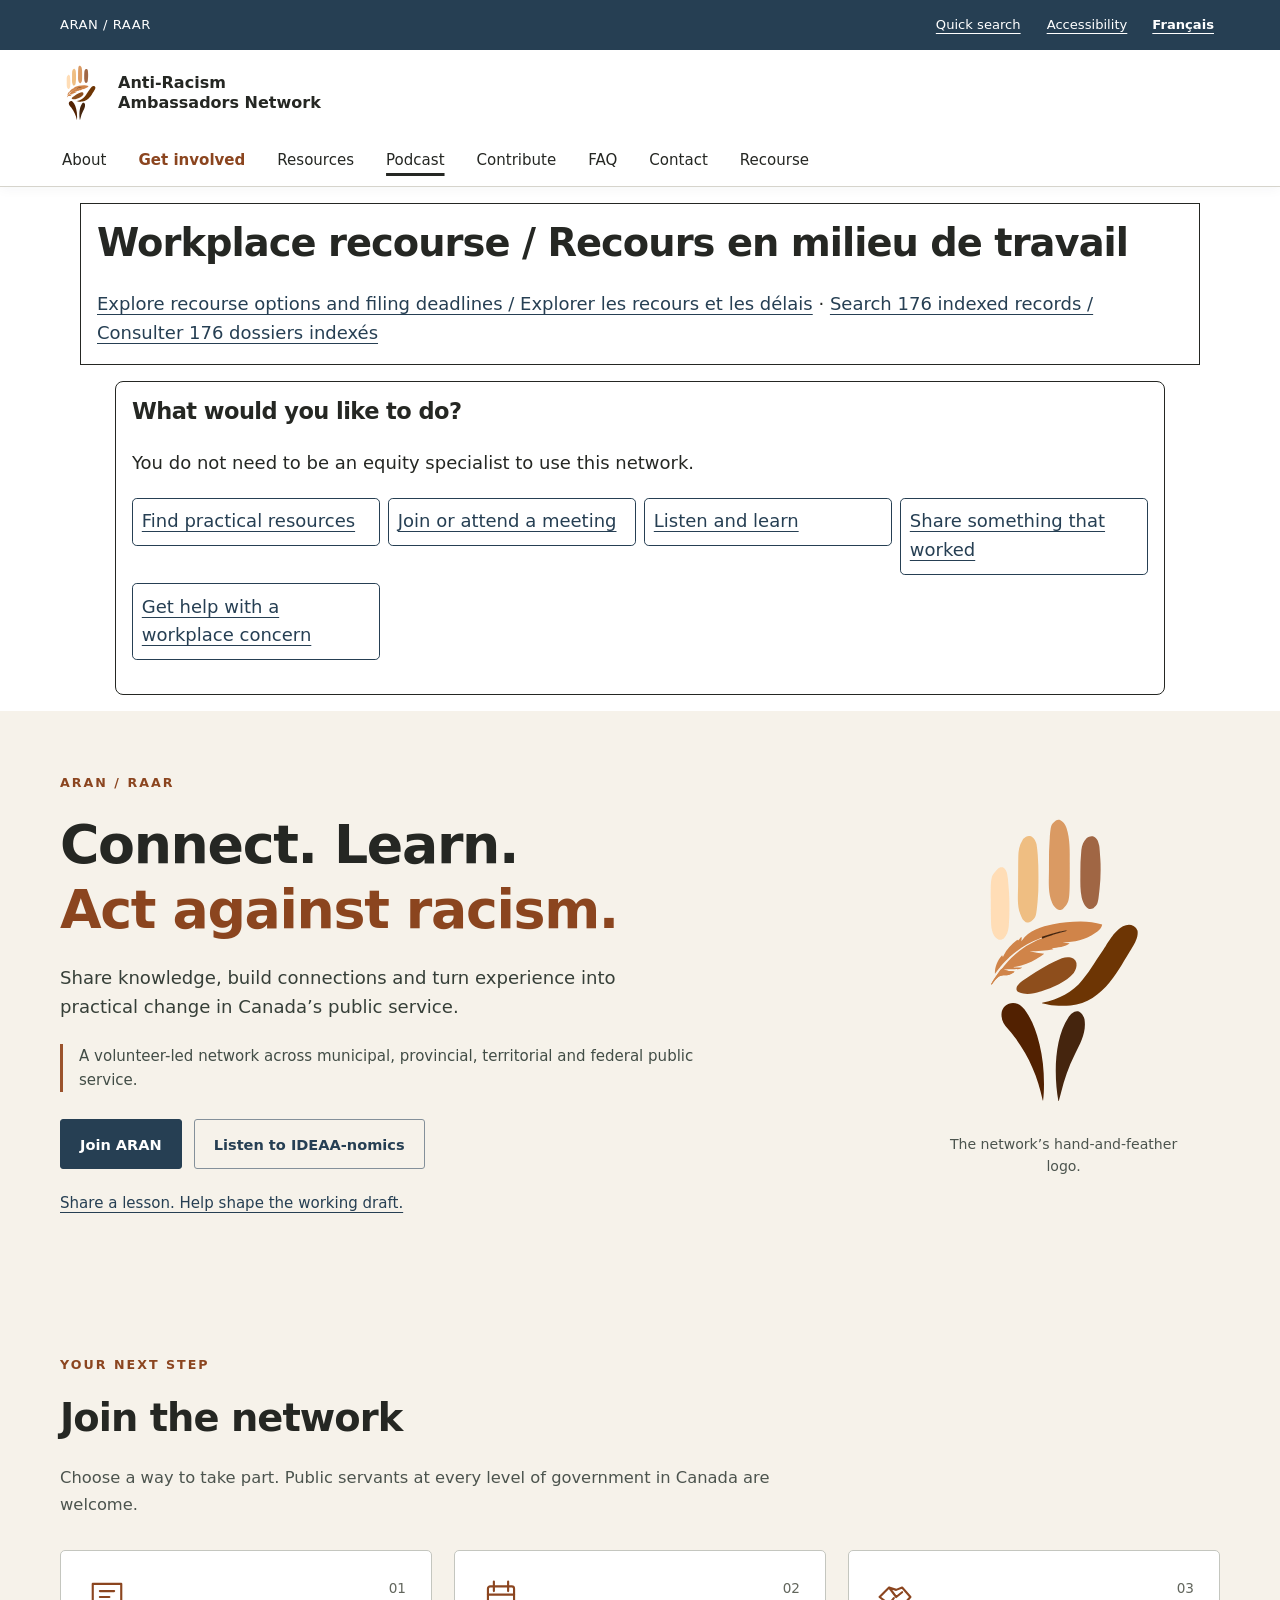
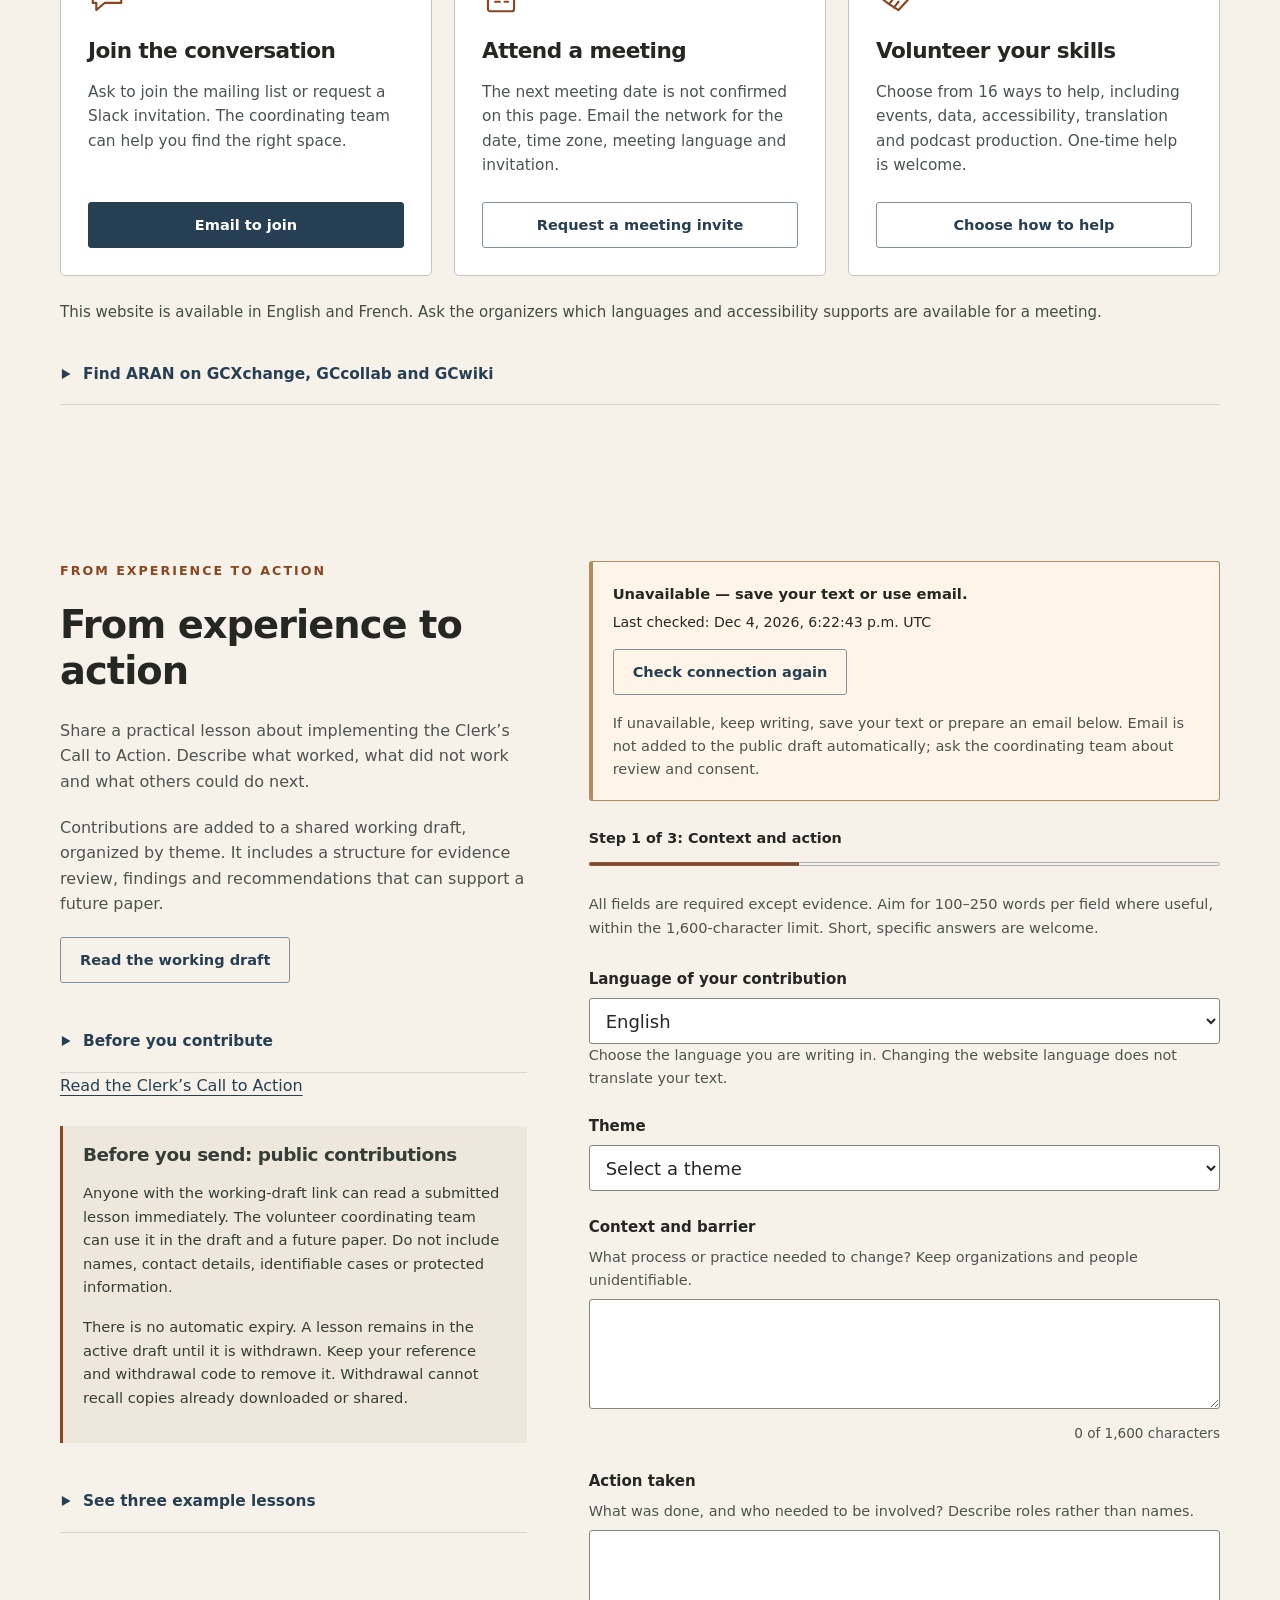
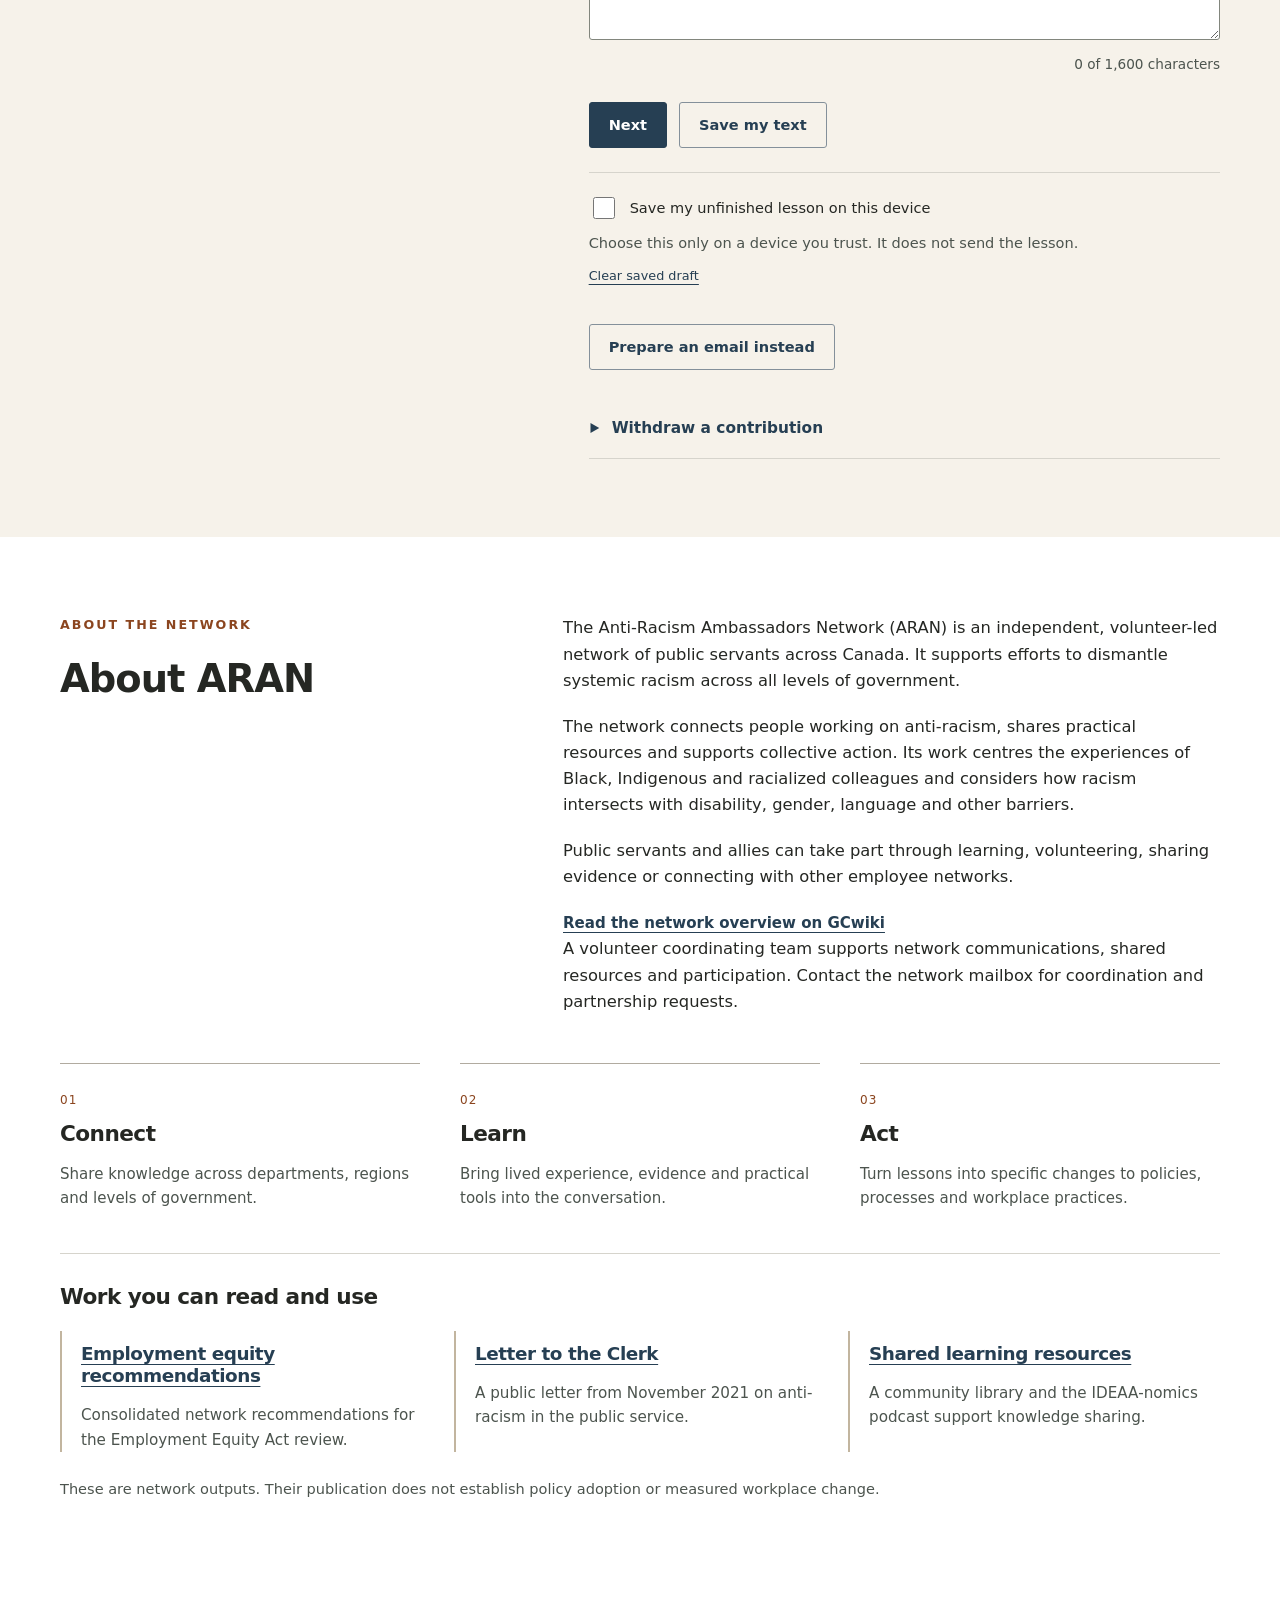
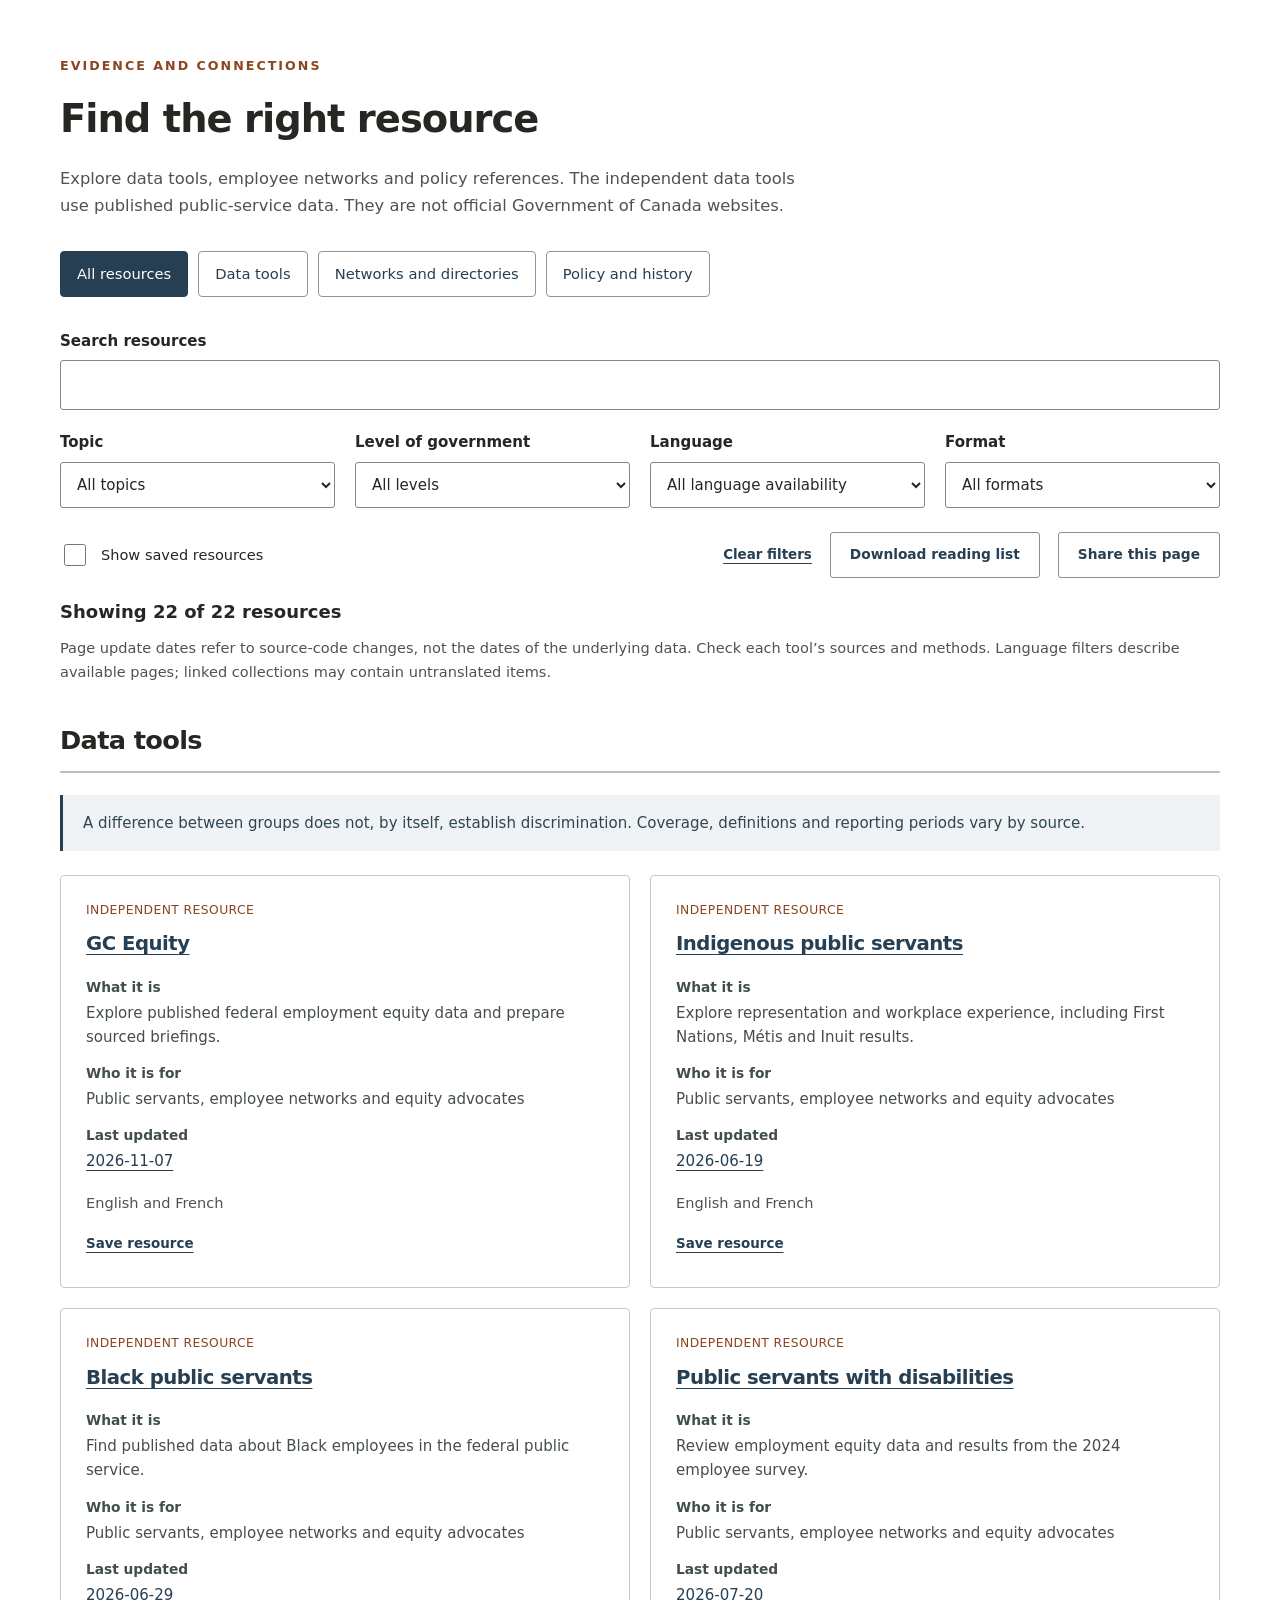
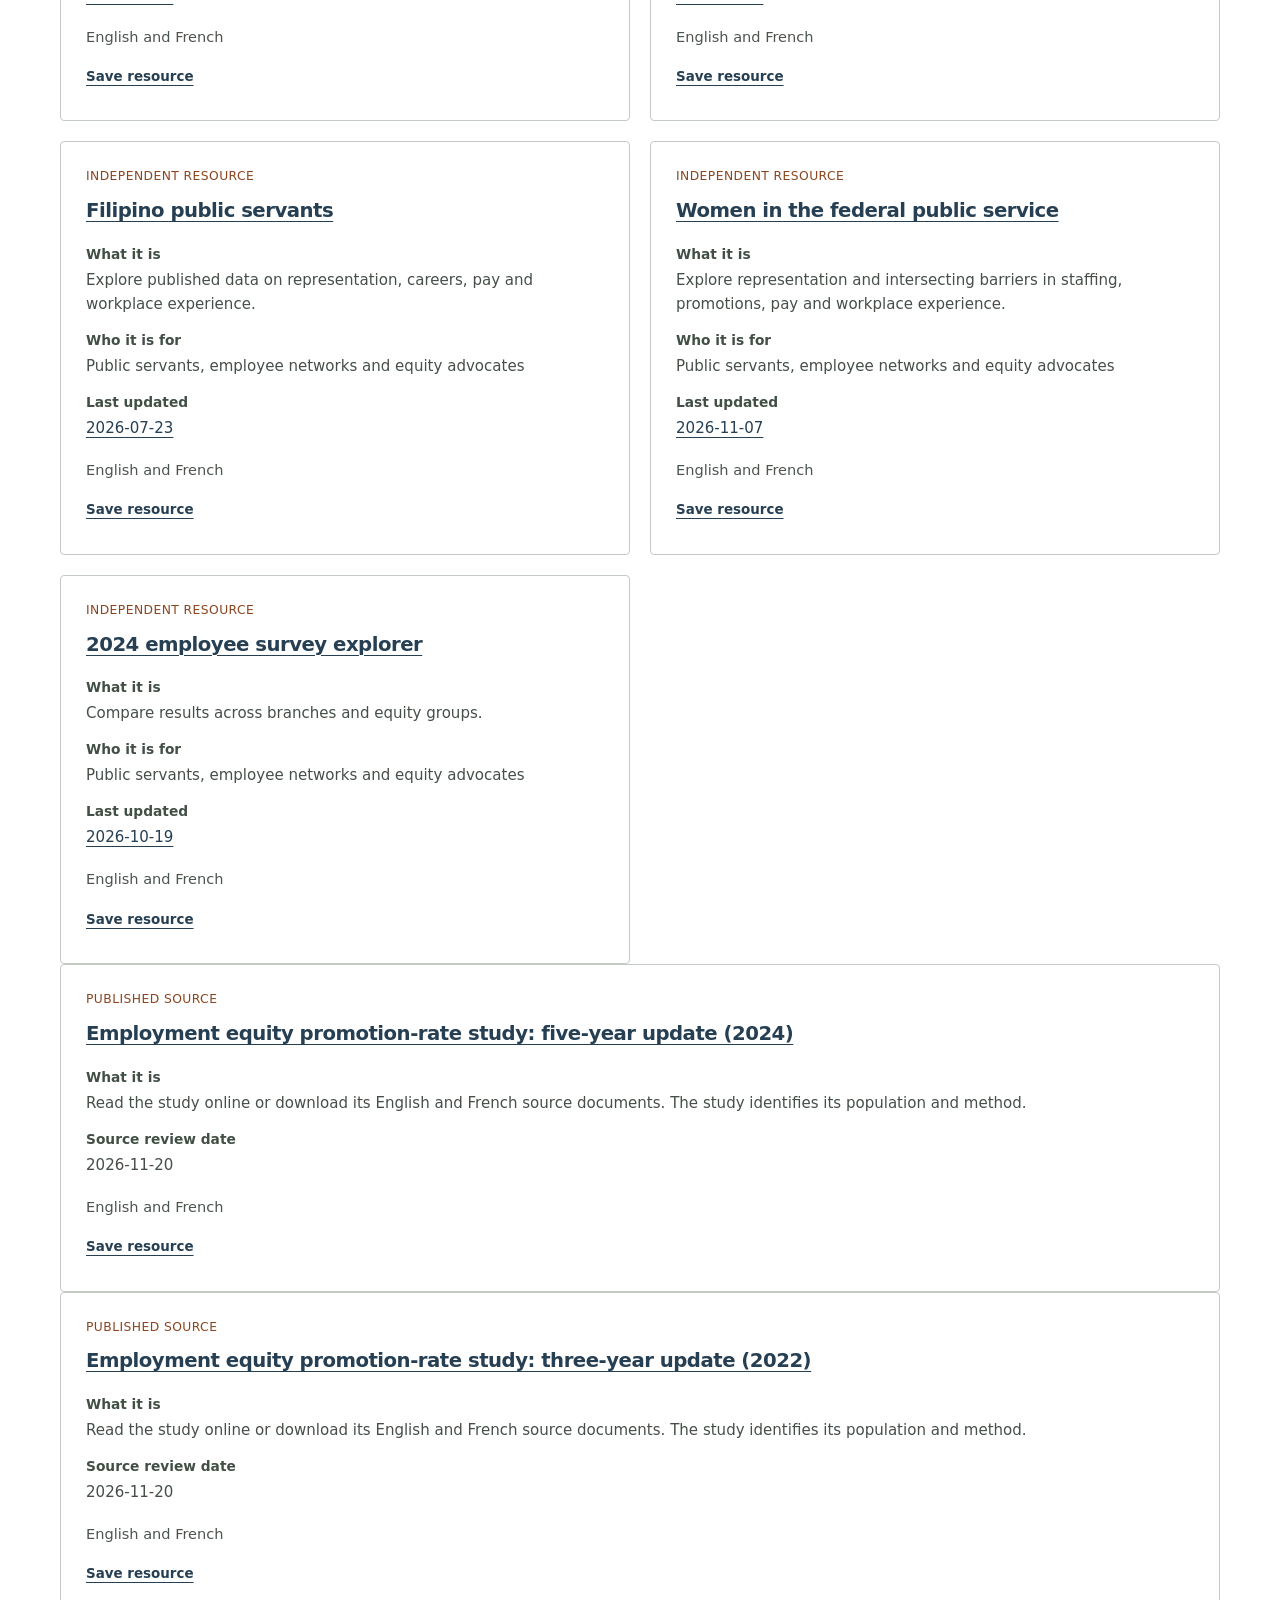
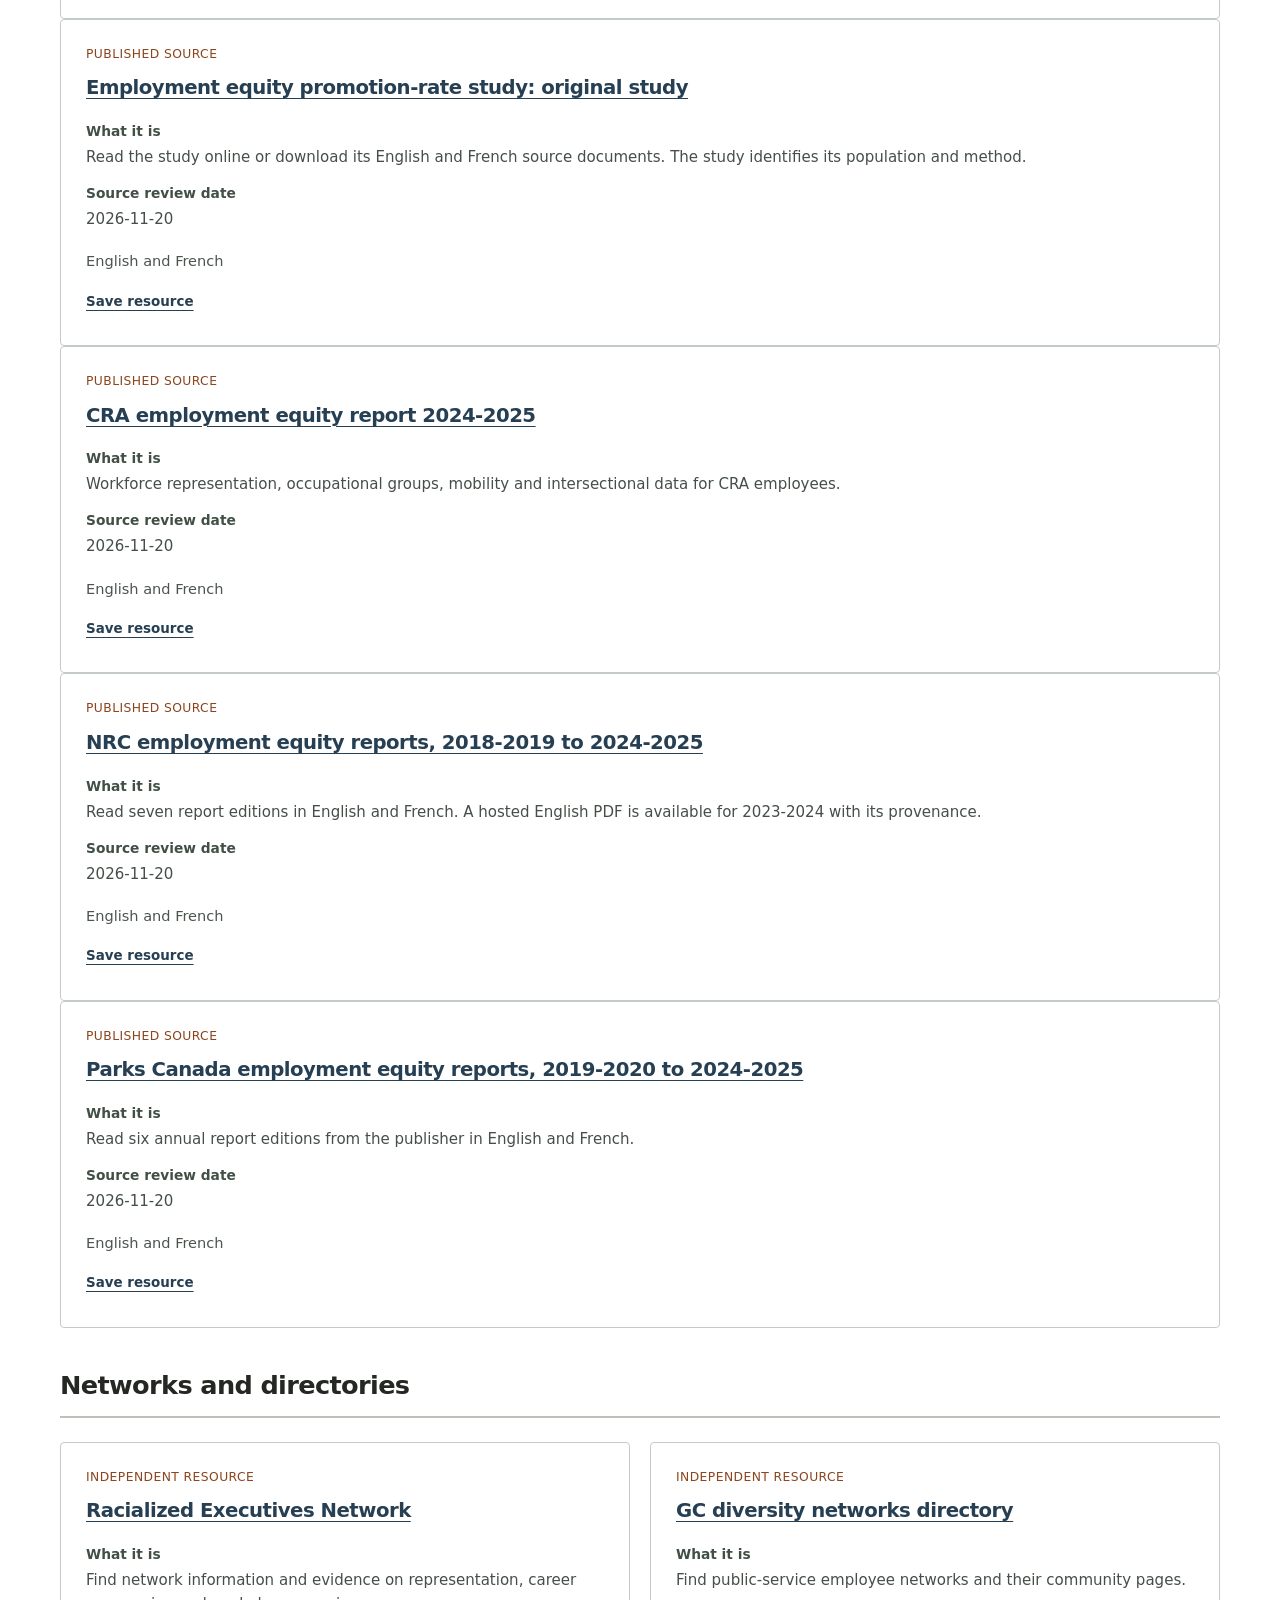
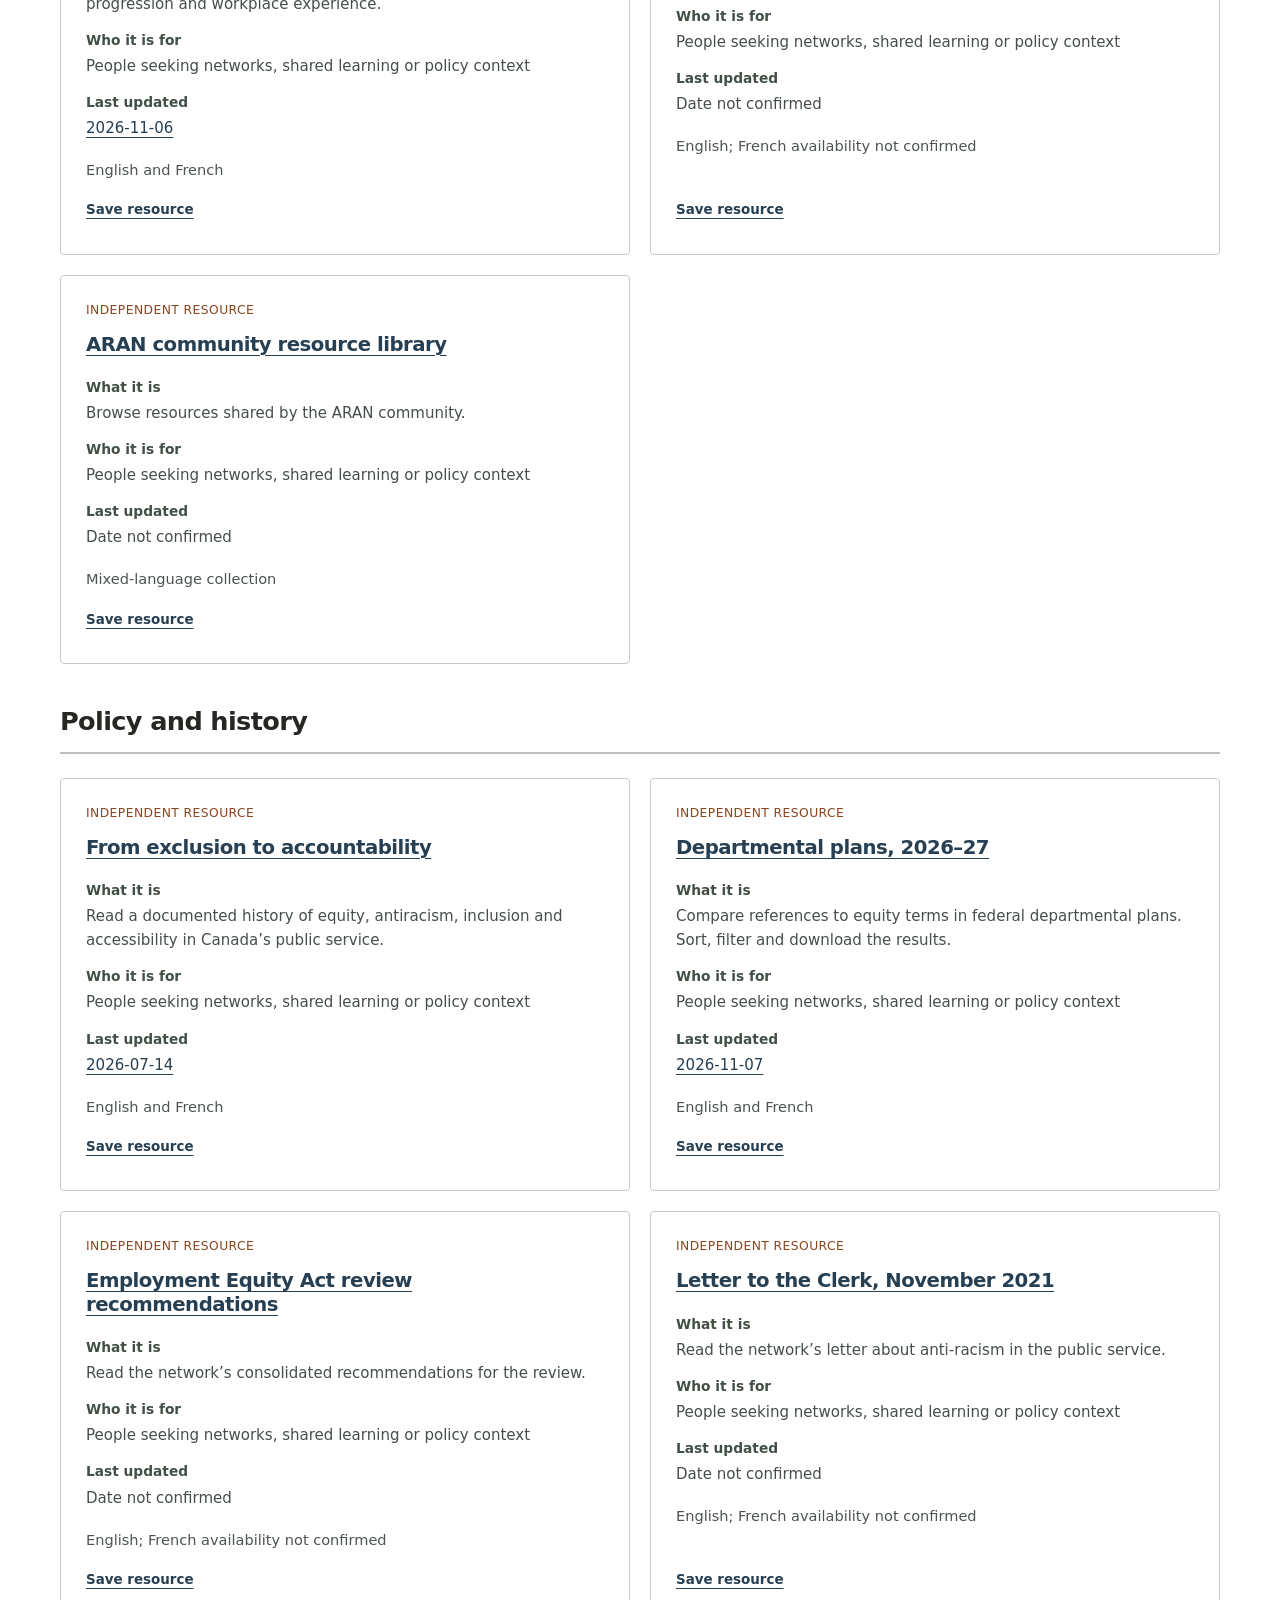
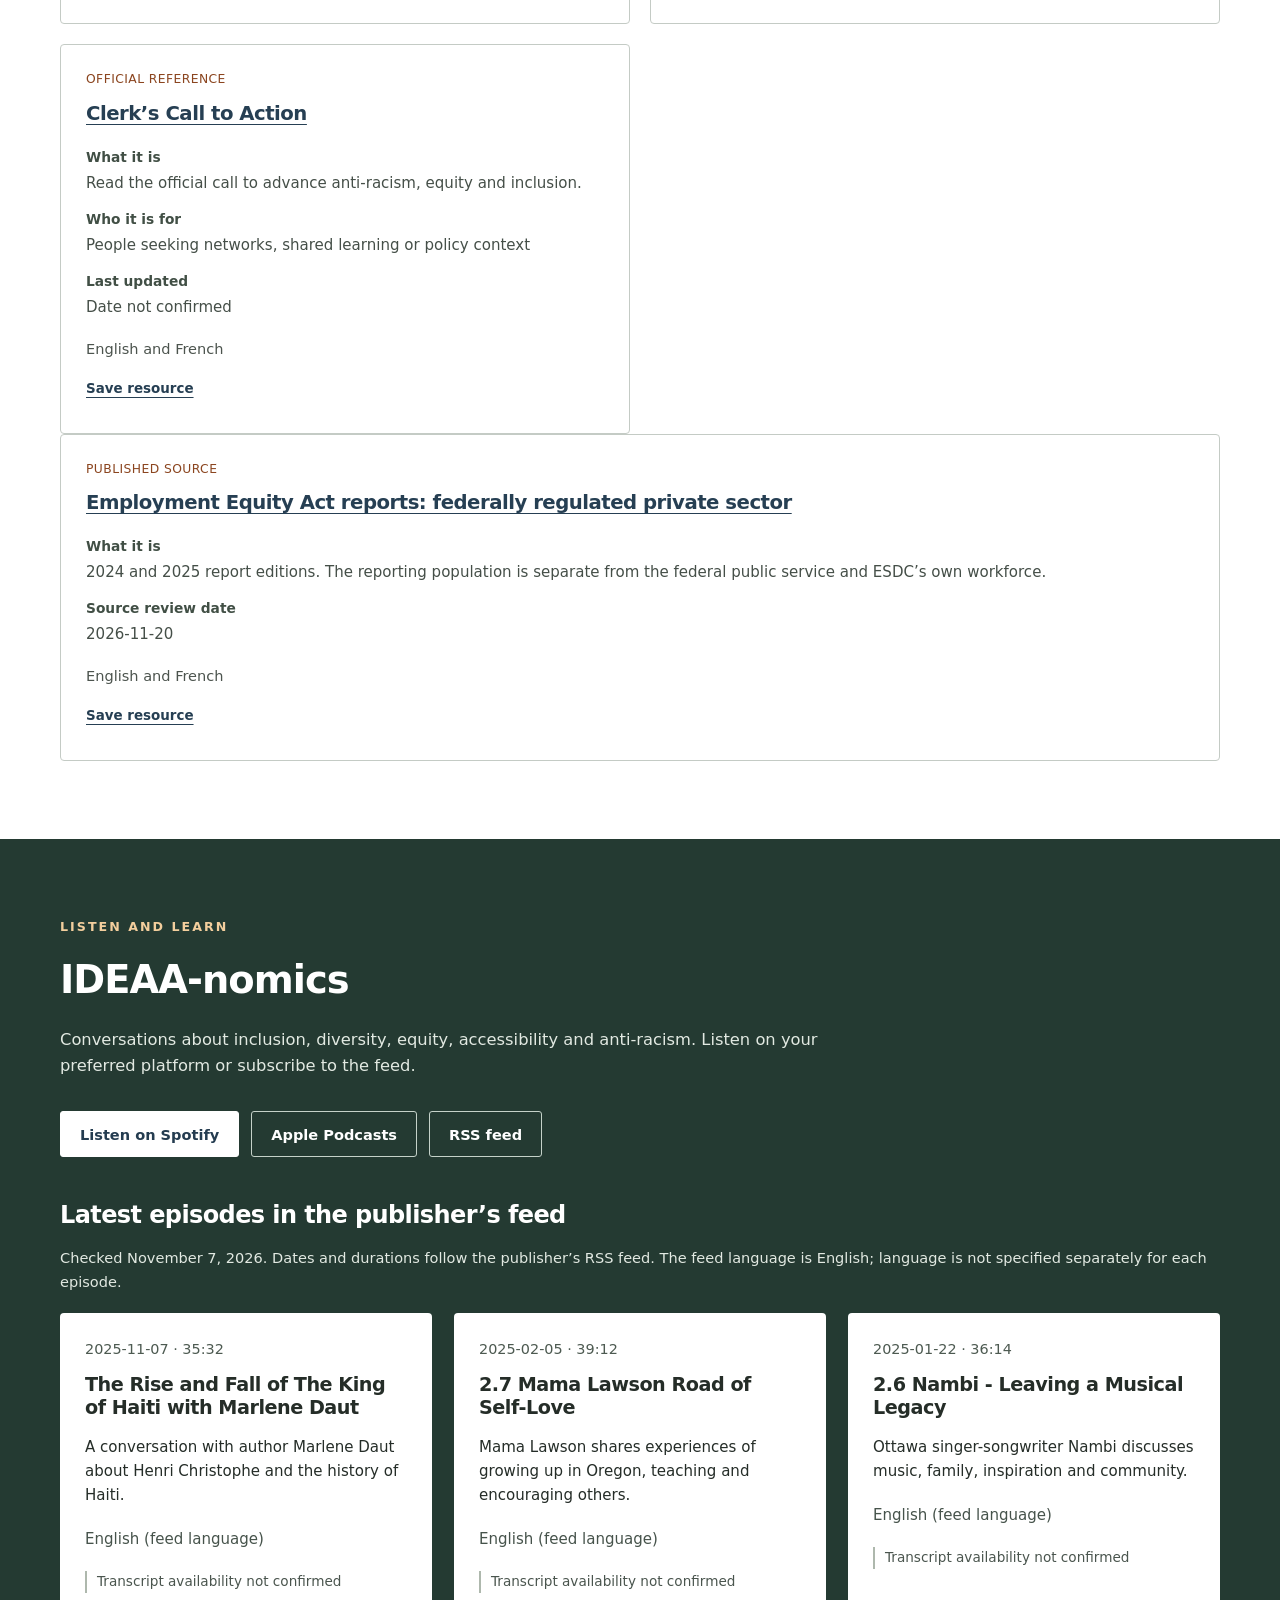
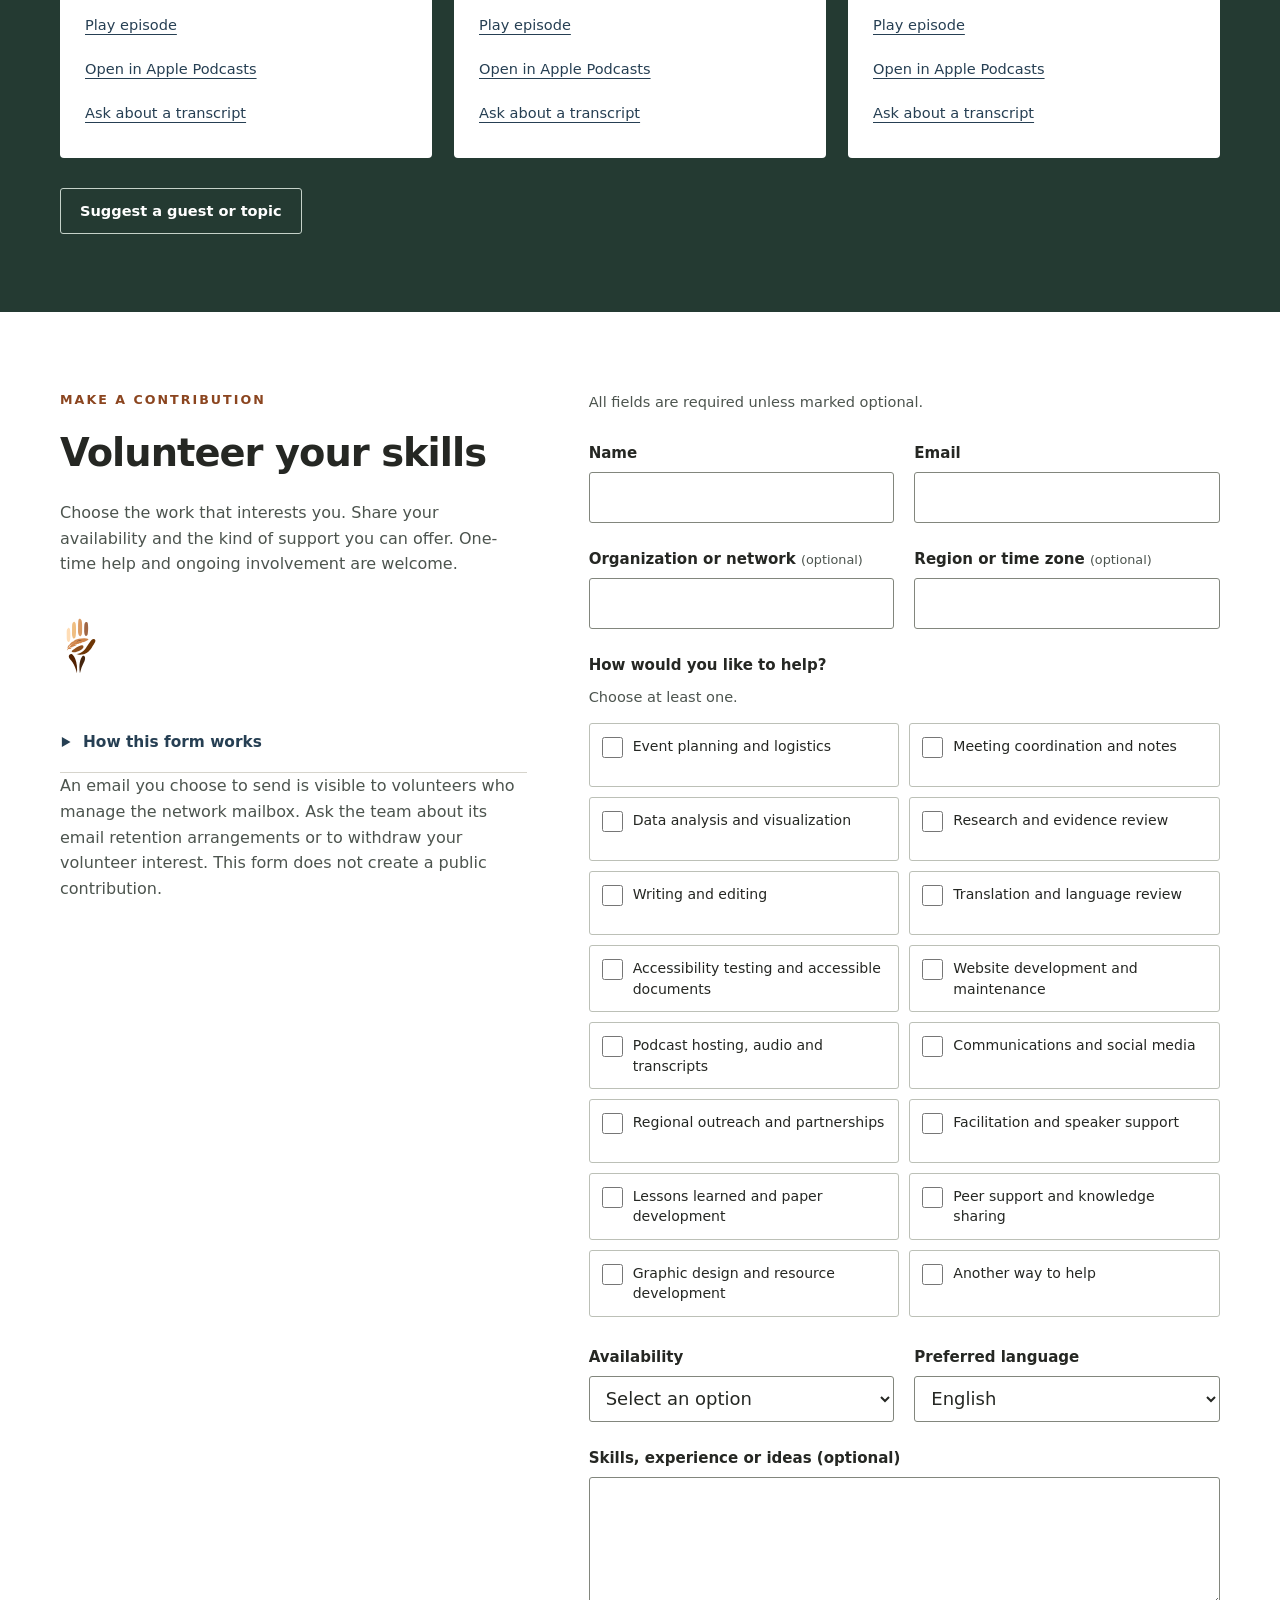
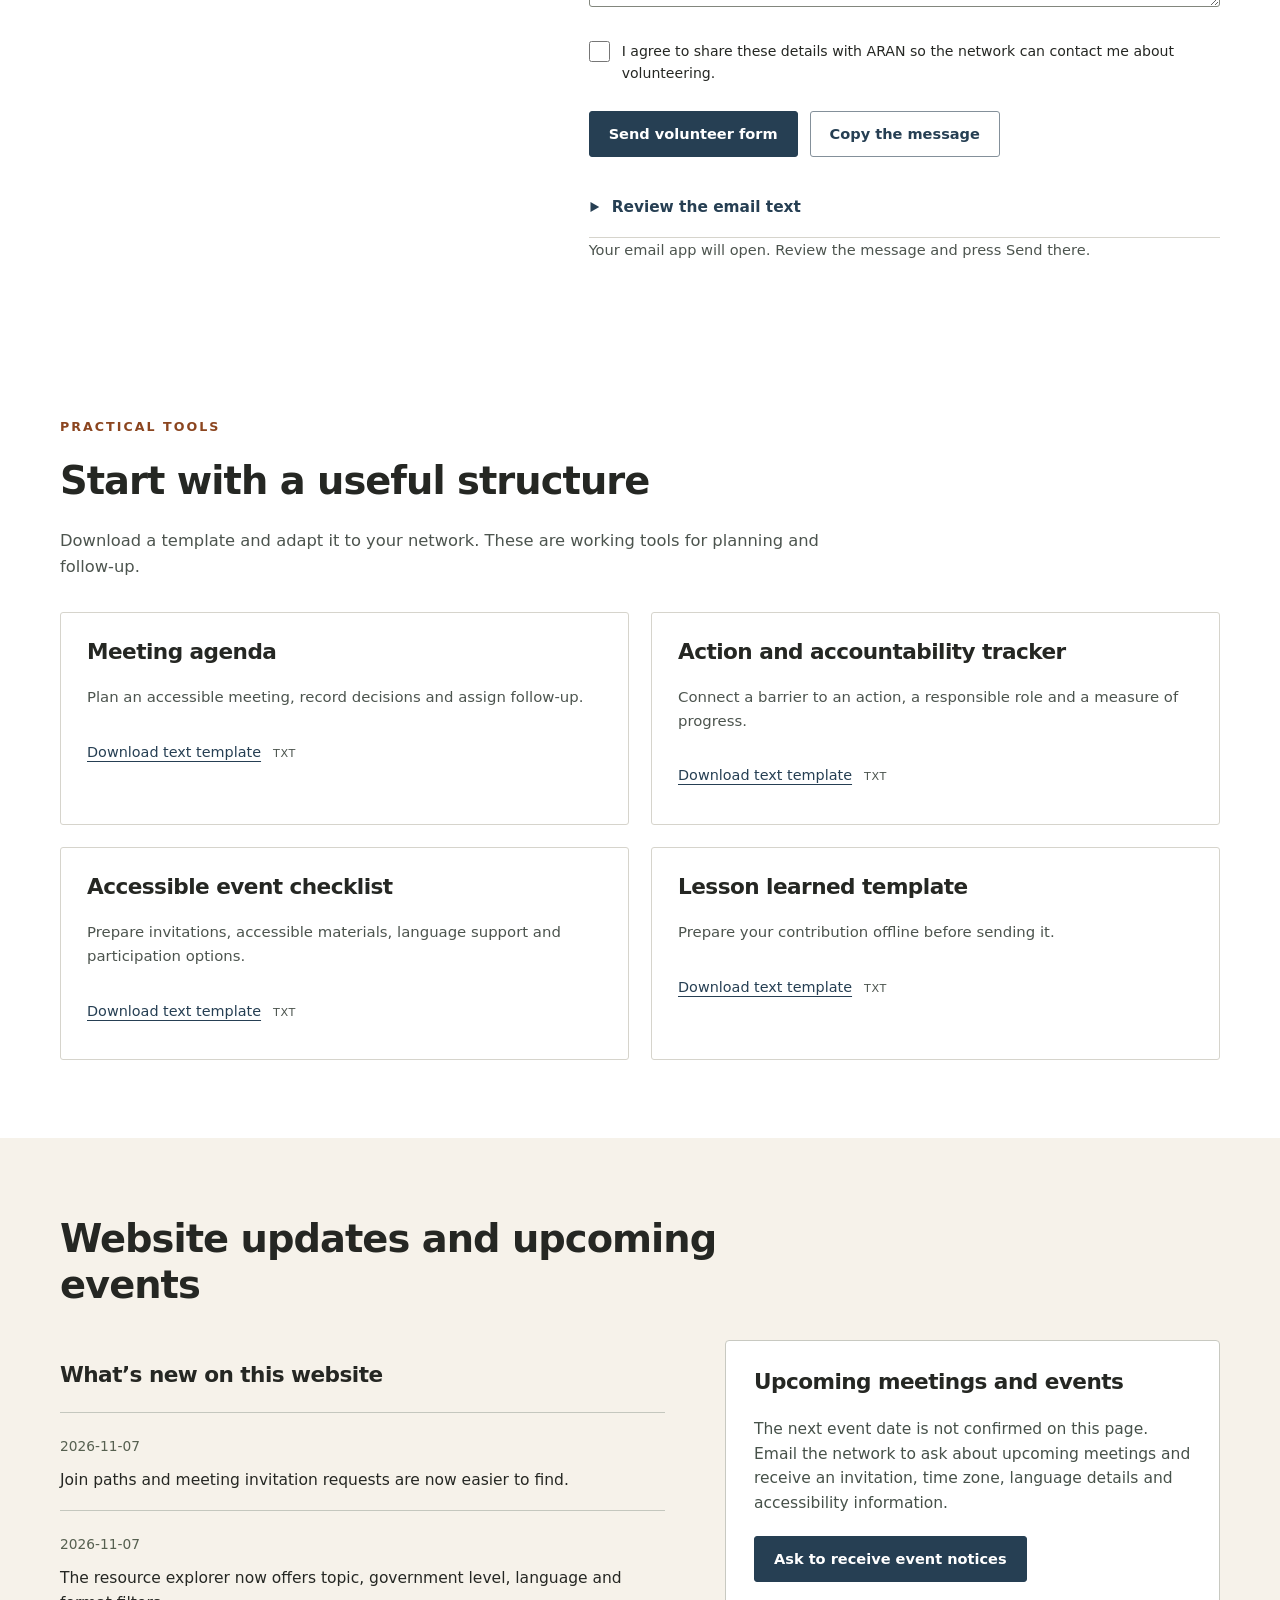
<file: index.html>
<!doctype html>
<html lang="en"><head><meta charset="utf-8"><meta name="viewport" content="width=device-width, initial-scale=1"><meta name="color-scheme" content="light"><meta name="description" content="Join the Anti-Racism Ambassadors Network. Find a meeting, share a lesson and explore public-service equity resources."><title>Anti-Racism Ambassadors Network | ARAN</title><meta name="referrer" content="strict-origin-when-cross-origin"><link rel="stylesheet" href="styles.css?v=20261107-5"><script src="shared.js?v=20261107-5" defer></script><script src="app.js?v=20261107-5" defer></script><script src="enhancements.js?v=20261107-5" defer></script><link rel="stylesheet" href="enhancements.css?v=20261107-5"><link rel="manifest" href="manifest.webmanifest"><meta name="theme-color" content="#263f53"><link rel="canonical" href="https://aranpublicservants-rgb.github.io/aran-raar/"><link rel="alternate" hreflang="en" href="https://aranpublicservants-rgb.github.io/aran-raar/"><link rel="alternate" hreflang="fr" href="https://aranpublicservants-rgb.github.io/aran-raar/fr.html"><link rel="icon" type="image/svg+xml" href="assets/aran-icon.svg"><meta property="og:title" content="Anti-Racism Ambassadors Network | ARAN"><meta property="og:description" content="Join the Anti-Racism Ambassadors Network. Find a meeting, share a lesson and explore public-service equity resources."><meta property="og:type" content="website"><meta property="og:url" content="https://aranpublicservants-rgb.github.io/aran-raar/index.html"><meta property="og:locale" content="en_CA"><meta property="og:image" content="https://aranpublicservants-rgb.github.io/aran-raar/assets/og-aran-en.png"><meta property="og:image:width" content="1200"><meta property="og:image:height" content="630"><meta property="og:image:alt" content="Anti-Racism Ambassadors Network logo and name."><meta name="twitter:card" content="summary_large_image"><link rel="stylesheet" href="site-v3.css?v=20261107-5"><script src="ui.js?v=20261107-5" defer></script><style>.first-visit{max-width:1050px;margin:1rem auto;padding:1rem;box-sizing:border-box;border:1px solid currentColor;border-radius:.5rem}.first-visit h2{font-size:1.25em;margin-top:0}.first-visit ul{display:grid;grid-template-columns:repeat(auto-fit,minmax(min(100%,230px),1fr));gap:.5rem;list-style:none;padding:0}.first-visit a{display:block;padding:.55rem;border:1px solid currentColor;border-radius:.3rem;text-decoration:underline}.first-visit a:focus-visible{outline:3px solid currentColor;outline-offset:3px}</style><script>if(location.hash==='#resources')location.replace('https://aranpublicservants-rgb.github.io/GC-Equity-Equite-GC/resource-library/');</script></head><body data-page="home"><a class="skip" href="#main"><span data-lang="en" lang="en">Skip to main content</span></a><div class="sticky-shell"><div class="identity-line"><div class="container identity-inner"><span>ARAN / RAAR</span><div class="utility-actions"><button type="button" class="utility-button" data-open-search><span data-lang="en" lang="en">Quick search</span></button><button type="button" class="utility-button" data-open-access><span data-lang="en" lang="en">Accessibility</span></button><a id="language-link" href="fr.html?v=20261107-5" lang="fr" hreflang="fr">Français</a></div></div></div><header class="site-header"><div class="container header-inner"><a class="brand" href="#top"><img class="brand-mark" src="assets/aran-logo.svg" alt="" width="44" height="58"><span class="brand-name"><span data-lang="en" lang="en">Anti-Racism<br>Ambassadors Network</span></span></a><button class="menu-toggle" id="menu-toggle" type="button" aria-expanded="false" aria-controls="primary-nav" hidden><span data-lang="en" lang="en">Menu</span></button><nav id="primary-nav" class="section-nav" aria-label="Main navigation" data-aria-en="Main navigation" data-aria-fr="Menu principal"><a href="#about" class=""><span data-lang="en" lang="en">About</span></a><a href="#join" class="nav-action"><span data-lang="en" lang="en">Get involved</span></a><a href="https://aranpublicservants-rgb.github.io/GC-Equity-Equite-GC/resource-library/" class=""><span data-lang="en" lang="en">Resources</span></a><a href="#podcast" class=""><span data-lang="en" lang="en">Podcast</span></a><a href="#lessons" class=""><span data-lang="en" lang="en">Contribute</span></a><a href="#faq" class=""><span data-lang="en" lang="en">FAQ</span></a><a href="#contact" class=""><span data-lang="en" lang="en">Contact</span></a><a href="https://aranpublicservants-rgb.github.io/GC-Equity-Equite-GC/recourse/">Recourse</a></nav></div></header></div><main id="main" tabindex="-1"><section id="recourse-start" aria-labelledby="recourse-start-title" style="max-width:70rem;margin:1rem auto;padding:1rem;border:1px solid currentColor"><h2 id="recourse-start-title">Workplace recourse / <span lang="fr">Recours en milieu de travail</span></h2><p><a href="https://aranpublicservants-rgb.github.io/GC-Equity-Equite-GC/recourse/">Explore recourse options and filing deadlines / Explorer les recours et les délais</a> · <a href="https://aranpublicservants-rgb.github.io/GC-Equity-Equite-GC/recourse/cases/">Search 176 indexed records / Consulter 176 dossiers indexés</a></p></section><section class="first-visit" data-first-visit="1" lang="en" aria-label="What would you like to do?"><h2>What would you like to do?</h2><p>You do not need to be an equity specialist to use this network.</p><ul><li><a href="https://aranpublicservants-rgb.github.io/GC-Equity-Equite-GC/resource-library/">Find practical resources</a></li><li><a href="#join">Join or attend a meeting</a></li><li><a href="#podcast">Listen and learn</a></li><li><a href="#lessons">Share something that worked</a></li><li><a href="https://aranpublicservants-rgb.github.io/GC-Equity-Equite-GC/recourse/">Get help with a workplace concern</a></li></ul></section><section id="top" class="hero"><div class="container hero-grid"><div class="hero-copy"><p class="eyebrow">ARAN / RAAR</p><h1><span data-lang="en" lang="en">Connect. Learn.<br><span class="accent">Act against racism.</span></span></h1><p class="hero-summary"><span data-lang="en" lang="en">Share knowledge, build connections and turn experience into practical change in Canada’s public service.</span></p><p class="proof-line"><span data-lang="en" lang="en">A volunteer-led network across municipal, provincial, territorial and federal public service.</span></p><div class="actions"><a href="#join" class="button primary"><span data-lang="en" lang="en">Join ARAN</span></a><a href="#podcast" class="button secondary"><span data-lang="en" lang="en">Listen to IDEAA-nomics</span></a></div><p class="hero-next"><a href="#lessons" class=""><span data-lang="en" lang="en">Share a lesson. Help shape the working draft.</span></a></p></div><figure class="hero-art"><img class="hero-logo" src="assets/aran-logo.svg" width="408" height="746" fetchpriority="high" alt="ARAN logo: a raised hand in several colours with a feather." data-alt-en="ARAN logo: a raised hand in several colours with a feather." data-alt-fr="Logo du RAAR : une main levée de plusieurs couleurs accompagnée d’une plume."><figcaption><span data-lang="en" lang="en">The network’s hand-and-feather logo.</span></figcaption></figure></div></section><section id="join" class="section section-soft"><span id="join-en" aria-hidden="true"></span><div class="container"><div class="section-intro"><p class="eyebrow"><span data-lang="en" lang="en">Your next step</span></p><h2><span data-lang="en" lang="en">Join the network</span></h2><p><span data-lang="en" lang="en">Choose a way to take part. Public servants at every level of government in Canada are welcome.</span></p></div><div class="join-paths"><article class="join-card"><svg class="platform-icon" viewbox="0 0 32 32" fill="none" stroke="currentColor" stroke-width="1.8" stroke-linecap="round" stroke-linejoin="round" aria-hidden="true"><path d="M4 5h24v16H14l-7 6v-6H4z"></path><path d="M10 11h12M10 16h8"></path></svg><p class="step-number">01</p><h3><span data-lang="en" lang="en">Join the conversation</span></h3><p><span data-lang="en" lang="en">Ask to join the mailing list or request a Slack invitation. The coordinating team can help you find the right space.</span></p><a href="mailto:aranpublicservants@gmail.com?subject=ARAN%20%7C%20Join%20/%20Adh%C3%A9sion" class="button primary"><span data-lang="en" lang="en">Email to join</span></a></article><article class="join-card"><svg class="platform-icon" viewbox="0 0 32 32" fill="none" stroke="currentColor" stroke-width="1.8" stroke-linecap="round" stroke-linejoin="round" aria-hidden="true"><rect x="5" y="7" width="22" height="21" rx="2"></rect><path d="M10 3v8M22 3v8M5 14h22M11 20h4M19 20h3"></path></svg><p class="step-number">02</p><h3><span data-lang="en" lang="en">Attend a meeting</span></h3><p><span data-lang="en" lang="en">The next meeting date is not confirmed on this page. Email the network for the date, time zone, meeting language and invitation.</span></p><a href="mailto:aranpublicservants@gmail.com?subject=ARAN%20%7C%20Next%20meeting%20invitation%20/%20Invitation%20%C3%A0%20la%20prochaine%20r%C3%A9union" class="button secondary"><span data-lang="en" lang="en">Request a meeting invite</span></a></article><article class="join-card"><svg class="platform-icon" viewbox="0 0 32 32" fill="none" stroke="currentColor" stroke-width="1.8" stroke-linecap="round" stroke-linejoin="round" aria-hidden="true"><path d="m3 16 8-8 6 2 5-2 7 8-10 11-8-5zM11 8l6 8 5-4M11 22l4-5M15 25l4-5"></path></svg><p class="step-number">03</p><h3><span data-lang="en" lang="en">Volunteer your skills</span></h3><p><span data-lang="en" lang="en">Choose from 16 ways to help, including events, data, accessibility, translation and podcast production. One-time help is welcome.</span></p><a href="#volunteer" class="button secondary"><span data-lang="en" lang="en">Choose how to help</span></a></article></div><p class="language-note"><span data-lang="en" lang="en">This website is available in English and French. Ask the organizers which languages and accessibility supports are available for a meeting.</span></p><details class="platform-details"><summary><span data-lang="en" lang="en">Find ARAN on GCXchange, GCcollab and GCwiki</span></summary><div class="community-grid"><article class="community-card"><svg class="platform-icon" viewbox="0 0 32 32" fill="none" stroke="currentColor" stroke-width="1.8" stroke-linecap="round" stroke-linejoin="round" aria-hidden="true"><path d="M5 10h23l-6-6M27 23H4l6 6M28 10l-6 6M4 23l6-6"></path></svg><h3>GCXchange</h3><p class="access-badge"><span data-lang="en" lang="en">GC account and access approval</span></p><p><span data-lang="en" lang="en">Complete the community agreement before requesting access to the ARAN community.</span></p><a href="https://teams.microsoft.com/l/team/19%3AZy6_RB1KDDriN8EOkrzIkypdje5U9t5RdSOGGqIV9tg1%40thread.tacv2/conversations?groupId=77e383b9-1520-4870-a8b1-5be14ca9e9aa&amp;tenantId=f6a7234d-bc9b-4520-ad5f-70669c2c7a9c" class="text-link"><span data-lang="en" lang="en">Open GCXchange</span></a></article><article class="community-card"><svg class="platform-icon" viewbox="0 0 32 32" fill="none" stroke="currentColor" stroke-width="1.8" stroke-linecap="round" stroke-linejoin="round" aria-hidden="true"><circle cx="7" cy="7" r="4"></circle><circle cx="25" cy="11" r="4"></circle><circle cx="15" cy="26" r="4"></circle><path d="m11 8 10 2M9 11l4 11M22 15l-5 7"></path></svg><h3>GCcollab</h3><p class="access-badge"><span data-lang="en" lang="en">Account may be required</span></p><p><span data-lang="en" lang="en">Connect with colleagues and shared resources.</span></p><a href="https://gccollab.ca/groups/profile/5752038/enanti-racism-ambassadors-networkfr" class="text-link"><span data-lang="en" lang="en">Open GCcollab</span></a></article><article class="community-card"><svg class="platform-icon" viewbox="0 0 32 32" fill="none" stroke="currentColor" stroke-width="1.8" stroke-linecap="round" stroke-linejoin="round" aria-hidden="true"><path d="M7 3h12l7 7v19H7zM19 3v8h7M12 16h9M12 21h9"></path></svg><h3>GCwiki</h3><p class="access-badge"><span data-lang="en" lang="en">Public page</span></p><p><span data-lang="en" lang="en">Read the network overview and community links.</span></p><a href="https://wiki.gccollab.ca/ARAN_ARAR" class="text-link"><span data-lang="en" lang="en">Open GCwiki</span></a></article></div><p><a href="https://forms.office.com/Pages/ResponsePage.aspx?id=8uh8clanLkGkxpUgStaNhBsF0eAER_RFqcZKPfJvE-RUOFQxSE1XVE1VSzJYN1pORVdQMTNKVFNSVS4u" class=""><span data-lang="en" lang="en">Complete the community agreement</span></a></p></details></div></section><section id="lessons" class="section section-soft"><div class="container form-layout"><div class="form-aside"><p class="eyebrow"><span data-lang="en" lang="en">From experience to action</span></p><h2><span data-lang="en" lang="en">From experience to action</span></h2><p><span data-lang="en" lang="en">Share a practical lesson about implementing the Clerk’s Call to Action. Describe what worked, what did not work and what others could do next.</span></p><p><span data-lang="en" lang="en">Contributions are added to a shared working draft, organized by theme. It includes a structure for evidence review, findings and recommendations that can support a future paper.</span></p><a class="button secondary draft-link" href="working-draft.html?v=20261107-5"><span data-lang="en" lang="en">Read the working draft</span></a><details><summary><span data-lang="en" lang="en">Before you contribute</span></summary><p><span data-lang="en" lang="en">The working draft is public. Use general descriptions. Do not include names, email addresses, case details or protected information. Contributions are self-reported and are not verified findings or network positions.</span></p><p><span data-lang="en" lang="en">A withdrawal code is provided after submission. Keep it if you may want to remove your contribution.</span></p></details><p><a href="https://www.canada.ca/en/privy-council/corporate/clerk/call-to-action-anti-racism-equity-inclusion-federal-public-service.html" data-href-en="https://www.canada.ca/en/privy-council/corporate/clerk/call-to-action-anti-racism-equity-inclusion-federal-public-service.html" data-href-fr="https://www.canada.ca/fr/conseil-prive/organisation/greffier/appel-action-faveur-lutte-contre-racisme-equite-inclusion-fonction-publique-federale.html"><span data-lang="en" lang="en">Read the Clerk’s Call to Action</span></a></p><aside class="privacy-panel" id="submission-privacy"><h3><span data-lang="en" lang="en">Before you send: public contributions</span></h3><p><span data-lang="en" lang="en">Anyone with the working-draft link can read a submitted lesson immediately. The volunteer coordinating team can use it in the draft and a future paper. Do not include names, contact details, identifiable cases or protected information.</span></p><p><span data-lang="en" lang="en">There is no automatic expiry. A lesson remains in the active draft until it is withdrawn. Keep your reference and withdrawal code to remove it. Withdrawal cannot recall copies already downloaded or shared.</span></p></aside><details class="lesson-examples"><summary><span data-lang="en" lang="en">See three example lessons</span></summary><p class="hint"><span data-lang="en" lang="en">Illustrative examples only. These fictional, anonymous examples show the structure; they are not submissions, findings or claims about an organization.</span></p><details><summary><span data-lang="en" lang="en">Making meetings easier to access</span></summary><dl><dt><span data-lang="en" lang="en">Context and barrier</span></dt><dd><span data-lang="en" lang="en">Materials arrived too late for participants to prepare.</span></dd><dt><span data-lang="en" lang="en">Action taken</span></dt><dd><span data-lang="en" lang="en">The organizer shared an accessible agenda and offered written input.</span></dd><dt><span data-lang="en" lang="en">What changed</span></dt><dd><span data-lang="en" lang="en">Participants had another way to contribute; attendance alone could not show whether access improved.</span></dd><dt><span data-lang="en" lang="en">Evidence and limits</span></dt><dd><span data-lang="en" lang="en">A short feedback check would be needed; no measured result is claimed.</span></dd><dt><span data-lang="en" lang="en">Lesson learned</span></dt><dd><span data-lang="en" lang="en">Offer more than one way to take part.</span></dd><dt><span data-lang="en" lang="en">Recommended next step</span></dt><dd><span data-lang="en" lang="en">Ask the meeting coordinator to test the options and review feedback after two meetings.</span></dd></dl></details><details><summary><span data-lang="en" lang="en">Sharing access to development opportunities</span></summary><dl><dt><span data-lang="en" lang="en">Context and barrier</span></dt><dd><span data-lang="en" lang="en">Development opportunities were shared through informal contacts.</span></dd><dt><span data-lang="en" lang="en">Action taken</span></dt><dd><span data-lang="en" lang="en">A manager tested a common notice with clear criteria and a response period.</span></dd><dt><span data-lang="en" lang="en">What changed</span></dt><dd><span data-lang="en" lang="en">The process became easier to explain; its effect on access remained to be assessed.</span></dd><dt><span data-lang="en" lang="en">Evidence and limits</span></dt><dd><span data-lang="en" lang="en">Selection and feedback data would be needed before drawing conclusions.</span></dd><dt><span data-lang="en" lang="en">Lesson learned</span></dt><dd><span data-lang="en" lang="en">Make the process visible before judging its results.</span></dd><dt><span data-lang="en" lang="en">Recommended next step</span></dt><dd><span data-lang="en" lang="en">Ask the responsible manager to review who learned about and accessed the next opportunity.</span></dd></dl></details><details><summary><span data-lang="en" lang="en">Following up on a barrier</span></summary><dl><dt><span data-lang="en" lang="en">Context and barrier</span></dt><dd><span data-lang="en" lang="en">An employee network could not see what happened after raising an issue.</span></dd><dt><span data-lang="en" lang="en">Action taken</span></dt><dd><span data-lang="en" lang="en">The coordinating team created an action log with a responsible role and review date.</span></dd><dt><span data-lang="en" lang="en">What changed</span></dt><dd><span data-lang="en" lang="en">Follow-up became visible; the barrier was not yet shown to be resolved.</span></dd><dt><span data-lang="en" lang="en">Evidence and limits</span></dt><dd><span data-lang="en" lang="en">An action log records activity, not proof that a barrier has been removed.</span></dd><dt><span data-lang="en" lang="en">Lesson learned</span></dt><dd><span data-lang="en" lang="en">Separate action taken from the result people experience.</span></dd><dt><span data-lang="en" lang="en">Recommended next step</span></dt><dd><span data-lang="en" lang="en">Have the responsible function report the result and seek network feedback at the next review.</span></dd></dl></details></details></div><div><div class="connection-panel" id="contribution-connection"><p id="connection-status" role="status"><span data-lang="en" lang="en">Checking the contribution service…</span></p><button type="button" class="button secondary" id="retry-connection"><span data-lang="en" lang="en">Check connection again</span></button><p class="hint"><span data-lang="en" lang="en">If unavailable, keep writing, save your text or prepare an email below. Email is not added to the public draft automatically; ask the coordinating team about review and consent.</span></p></div><form id="lesson-form" novalidate><div class="lesson-progress"><span id="lesson-step-label"></span><progress id="lesson-progress" max="3" value="1" aria-label="Contribution progress" data-aria-en="Contribution progress" data-aria-fr="Progression de la contribution"></progress></div><div class="form-errors" id="lesson-errors" tabindex="-1" hidden></div><p class="form-help"><span data-lang="en" lang="en">All fields are required except evidence. Aim for 100–250 words per field where useful, within the 1,600-character limit. Short, specific answers are welcome.</span></p><div class="field"><label for="lesson-language"><span data-lang="en" lang="en">Language of your contribution</span></label><select id="lesson-language" name="writing-language"><option value="en" data-option-en="English" data-option-fr="Anglais" selected>English</option><option value="fr" data-option-en="French" data-option-fr="Français">French</option></select><p class="hint"><span data-lang="en" lang="en">Choose the language you are writing in. Changing the website language does not translate your text.</span></p></div><div class="field"><label for="lesson-topic"><span data-lang="en" lang="en">Theme</span></label><select id="lesson-topic" name="topic" required><option value="" data-option-en="Select a theme" data-option-fr="Choisir un thème">Select a theme</option><option value="accountability" data-option-en="Leadership and accountability" data-option-fr="Leadership et responsabilisation">Leadership and accountability</option><option value="staffing" data-option-en="Hiring and career development" data-option-fr="Embauche et perfectionnement professionnel">Hiring and career development</option><option value="data" data-option-en="Data and measurement" data-option-fr="Données et mesure des progrès">Data and measurement</option><option value="networks" data-option-en="Employee networks and participation" data-option-fr="Réseaux et participation des employés">Employee networks and participation</option><option value="learning" data-option-en="Learning and workplace culture" data-option-fr="Apprentissage et culture au travail">Learning and workplace culture</option><option value="accessibility" data-option-en="Accessibility and intersecting barriers" data-option-fr="Accessibilité et obstacles intersectionnels">Accessibility and intersecting barriers</option><option value="language" data-option-en="Language and regional access" data-option-fr="Langues et accès en région">Language and regional access</option><option value="other" data-option-en="Other practical improvements" data-option-fr="Autres améliorations concrètes">Other practical improvements</option></select><p id="lesson-topic-error" class="field-error" hidden></p></div><div class="field"><label for="lesson-context"><span data-lang="en" lang="en">Context and barrier</span></label><p class="hint" id="lesson-context-hint"><span data-lang="en" lang="en">What process or practice needed to change? Keep organizations and people unidentifiable.</span></p><textarea id="lesson-context" name="context" rows="3" maxlength="1600" required minlength="10" aria-describedby="lesson-context-hint"></textarea><p class="field-error" id="lesson-context-error" hidden></p></div><div class="field"><label for="lesson-action"><span data-lang="en" lang="en">Action taken</span></label><p class="hint" id="lesson-action-hint"><span data-lang="en" lang="en">What was done, and who needed to be involved? Describe roles rather than names.</span></p><textarea id="lesson-action" name="action" rows="3" maxlength="1600" required minlength="10" aria-describedby="lesson-action-hint"></textarea><p class="field-error" id="lesson-action-error" hidden></p></div><div class="field"><label for="lesson-outcome"><span data-lang="en" lang="en">What changed</span></label><p class="hint" id="lesson-outcome-hint"><span data-lang="en" lang="en">What improved, stayed the same or became harder? An unsuccessful attempt can teach others.</span></p><textarea id="lesson-outcome" name="outcome" rows="3" maxlength="1600" required minlength="10" aria-describedby="lesson-outcome-hint"></textarea><p class="field-error" id="lesson-outcome-error" hidden></p></div><div class="field"><label for="lesson-evidence"><span data-lang="en" lang="en">Evidence and limits (optional)</span></label><p class="hint" id="lesson-evidence-hint"><span data-lang="en" lang="en">Include public sources, dates or measures if available. Distinguish observation from verified results.</span></p><textarea id="lesson-evidence" name="evidence" rows="3" maxlength="1600" aria-describedby="lesson-evidence-hint"></textarea><p class="field-error" id="lesson-evidence-error" hidden></p></div><div class="field"><label for="lesson-lesson"><span data-lang="en" lang="en">Lesson learned</span></label><p class="hint" id="lesson-lesson-hint"><span data-lang="en" lang="en">What should someone trying a similar approach know?</span></p><textarea id="lesson-lesson" name="lesson" rows="3" maxlength="1600" required minlength="10" aria-describedby="lesson-lesson-hint"></textarea><p class="field-error" id="lesson-lesson-error" hidden></p></div><div class="field"><label for="lesson-recommendation"><span data-lang="en" lang="en">Recommended next step</span></label><p class="hint" id="lesson-recommendation-hint"><span data-lang="en" lang="en">Suggest a specific action, a responsible role and a way to assess progress.</span></p><textarea id="lesson-recommendation" name="recommendation" rows="3" maxlength="1600" required minlength="10" aria-describedby="lesson-recommendation-hint"></textarea><p class="field-error" id="lesson-recommendation-error" hidden></p></div><div class="trap" aria-hidden="true"><label for="lesson-website">Website</label><input id="lesson-website" name="website" tabindex="-1" autocomplete="off"></div><label class="consent"><input id="lesson-consent" type="checkbox" required><span><span data-lang="en" lang="en">I have removed identifying and protected information. I agree that this contribution may appear in the public working draft and be used, without personal attribution, in a future network paper.</span></span></label><p id="lesson-consent-error" class="field-error" hidden></p><div class="actions"><button class="button secondary" type="button" id="lesson-back" hidden><span data-lang="en" lang="en">Previous</span></button><button class="button primary" type="button" id="lesson-next" hidden><span data-lang="en" lang="en">Next</span></button><button class="button primary" type="submit" id="lesson-send"><span data-lang="en" lang="en">Send to the working draft</span></button><button class="button secondary" type="button" id="download-lesson"><span data-lang="en" lang="en">Save my text</span></button></div><div class="draft-save"><label class="preference"><input type="checkbox" id="keep-local-draft"><span><span data-lang="en" lang="en">Save my unfinished lesson on this device</span></span></label><p class="hint"><span data-lang="en" lang="en">Choose this only on a device you trust. It does not send the lesson.</span></p><button type="button" class="text-button" id="clear-local-draft"><span data-lang="en" lang="en">Clear saved draft</span></button><p id="local-draft-status" role="status"></p></div><div class="actions"><button class="button secondary" type="button" id="email-lesson"><span data-lang="en" lang="en">Prepare an email instead</span></button></div><p id="lesson-status" role="status"></p><div id="lesson-receipt" class="receipt" hidden tabindex="-1"></div></form><details class="withdraw"><summary><span data-lang="en" lang="en">Withdraw a contribution</span></summary><form id="withdraw-form"><div class="field"><label for="withdraw-id"><span data-lang="en" lang="en">Contribution reference</span></label><input id="withdraw-id" required autocomplete="off"></div><div class="field"><label for="withdraw-code"><span data-lang="en" lang="en">Withdrawal code</span></label><input id="withdraw-code" type="password" required autocomplete="off"></div><button type="submit" class="button secondary"><span data-lang="en" lang="en">Remove my contribution</span></button><p id="withdraw-status" role="status"></p></form></details></div></div></section><section id="about" class="section"><span id="about-en" aria-hidden="true"></span><div class="container split"><div><p class="eyebrow"><span data-lang="en" lang="en">About the network</span></p><h2><span data-lang="en" lang="en">About ARAN</span></h2></div><div class="prose"><p><span data-lang="en" lang="en">The Anti-Racism Ambassadors Network (ARAN) is an independent, volunteer-led network of public servants across Canada. It supports efforts to dismantle systemic racism across all levels of government.</span></p><p><span data-lang="en" lang="en">The network connects people working on anti-racism, shares practical resources and supports collective action. Its work centres the experiences of Black, Indigenous and racialized colleagues and considers how racism intersects with disability, gender, language and other barriers.</span></p><p><span data-lang="en" lang="en">Public servants and allies can take part through learning, volunteering, sharing evidence or connecting with other employee networks.</span></p><a class="text-link" href="https://wiki.gccollab.ca/ARAN_ARAR"><span data-lang="en" lang="en">Read the network overview on GCwiki</span></a><p><span data-lang="en" lang="en">A volunteer coordinating team supports network communications, shared resources and participation. Contact the network mailbox for coordination and partnership requests.</span></p></div></div><div class="container work-grid"><article class="work-item"><span class="number">01</span><h3><span data-lang="en" lang="en">Connect</span></h3><p><span data-lang="en" lang="en">Share knowledge across departments, regions and levels of government.</span></p></article><article class="work-item"><span class="number">02</span><h3><span data-lang="en" lang="en">Learn</span></h3><p><span data-lang="en" lang="en">Bring lived experience, evidence and practical tools into the conversation.</span></p></article><article class="work-item"><span class="number">03</span><h3><span data-lang="en" lang="en">Act</span></h3><p><span data-lang="en" lang="en">Turn lessons into specific changes to policies, processes and workplace practices.</span></p></article></div><div class="container outputs"><h3><span data-lang="en" lang="en">Work you can read and use</span></h3><div class="outputs-grid"><article><h4><a href="https://wiki.gccollab.ca/ARAN_Employment_Equity_Act_Review" class=""><span data-lang="en" lang="en">Employment equity recommendations</span></a></h4><p><span data-lang="en" lang="en">Consolidated network recommendations for the Employment Equity Act review.</span></p></article><article><h4><a href="https://wiki.gccollab.ca/ARAN_Letter_to_the_Clerk" class=""><span data-lang="en" lang="en">Letter to the Clerk</span></a></h4><p><span data-lang="en" lang="en">A public letter from November 2021 on anti-racism in the public service.</span></p></article><article><h4><a href="https://trello.com/b/jvPOpcye/aran-community-resource-library" class=""><span data-lang="en" lang="en">Shared learning resources</span></a></h4><p><span data-lang="en" lang="en">A community library and the IDEAA-nomics podcast support knowledge sharing.</span></p></article></div><p class="hint"><span data-lang="en" lang="en">These are network outputs. Their publication does not establish policy adoption or measured workplace change.</span></p></div></section><section id="resources" class="section"><span id="work" aria-hidden="true"></span><span id="work-en" aria-hidden="true"></span><div class="container"><div class="section-intro"><p class="eyebrow"><span data-lang="en" lang="en">Evidence and connections</span></p><h2><span data-lang="en" lang="en">Find the right resource</span></h2><p><span data-lang="en" lang="en">Explore data tools, employee networks and policy references. The independent data tools use published public-service data. They are not official Government of Canada websites.</span></p></div><div class="resource-tabs" role="group" aria-label="Resource group" data-aria-en="Resource group" data-aria-fr="Groupe de ressources"><button type="button" data-resource-group="all" aria-pressed="true"><span data-lang="en" lang="en">All resources</span></button><button type="button" data-resource-group="data" aria-pressed="false"><span data-lang="en" lang="en">Data tools</span></button><button type="button" data-resource-group="networks" aria-pressed="false"><span data-lang="en" lang="en">Networks and directories</span></button><button type="button" data-resource-group="policy" aria-pressed="false"><span data-lang="en" lang="en">Policy and history</span></button></div><div class="resource-tools"><div class="field"><label for="resource-search"><span data-lang="en" lang="en">Search resources</span></label><input type="search" id="resource-search" autocomplete="off"></div><div class="field"><label for="resource-topic"><span data-lang="en" lang="en">Topic</span></label><select id="resource-topic"><option value="all" data-option-en="All topics" data-option-fr="Tous les sujets">All topics</option><option value="equity" data-option-en="Employment equity" data-option-fr="Équité en matière d’emploi">Employment equity</option><option value="indigenous" data-option-en="Indigenous public servants" data-option-fr="Fonctionnaires autochtones">Indigenous public servants</option><option value="black" data-option-en="Black public servants" data-option-fr="Fonctionnaires noirs">Black public servants</option><option value="accessibility" data-option-en="Accessibility" data-option-fr="Accessibilité">Accessibility</option><option value="filipino" data-option-en="Filipino public servants" data-option-fr="Fonctionnaires philippins">Filipino public servants</option><option value="women" data-option-en="Women" data-option-fr="Femmes">Women</option><option value="racialized" data-option-en="Racialized executives" data-option-fr="Cadres racialisés">Racialized executives</option><option value="survey" data-option-en="Employee surveys" data-option-fr="Sondages auprès des employés">Employee surveys</option><option value="networks" data-option-en="Networks" data-option-fr="Réseaux">Networks</option><option value="history" data-option-en="History" data-option-fr="Histoire">History</option><option value="policy" data-option-en="Policy and accountability" data-option-fr="Politiques et responsabilisation">Policy and accountability</option></select></div><div class="field"><label for="resource-level"><span data-lang="en" lang="en">Level of government</span></label><select id="resource-level"><option value="all" data-option-en="All levels" data-option-fr="Tous les ordres">All levels</option><option value="municipal" data-option-en="Municipal" data-option-fr="Municipal">Municipal</option><option value="provincial" data-option-en="Provincial" data-option-fr="Provincial">Provincial</option><option value="territorial" data-option-en="Territorial" data-option-fr="Territorial">Territorial</option><option value="federal" data-option-en="Federal" data-option-fr="Fédéral">Federal</option></select></div><div class="field"><label for="resource-language"><span data-lang="en" lang="en">Language</span></label><select id="resource-language"><option value="all" data-option-en="All language availability" data-option-fr="Toutes les disponibilités">All language availability</option><option value="en" data-option-en="English available" data-option-fr="Anglais offert">English available</option><option value="fr" data-option-en="French available" data-option-fr="Français offert">French available</option><option value="mixed" data-option-en="Mixed-language collection" data-option-fr="Collection multilingue">Mixed-language collection</option></select></div><div class="field"><label for="resource-format"><span data-lang="en" lang="en">Format</span></label><select id="resource-format"><option value="all" data-option-en="All formats" data-option-fr="Tous les formats">All formats</option><option value="interactive" data-option-en="Interactive tool" data-option-fr="Outil interactif">Interactive tool</option><option value="directory" data-option-en="Directory or library" data-option-fr="Répertoire ou bibliothèque">Directory or library</option><option value="webpage" data-option-en="Web page or document" data-option-fr="Page Web ou document">Web page or document</option></select></div></div><div class="saved-actions"><label class="preference"><input type="checkbox" id="show-saved"><span><span data-lang="en" lang="en">Show saved resources</span></span></label><button type="button" id="reset-resources" class="text-button"><span data-lang="en" lang="en">Clear filters</span></button><button class="button secondary" type="button" id="export-resources"><span data-lang="en" lang="en">Download reading list</span></button><button class="button secondary" type="button" id="share-page"><span data-lang="en" lang="en">Share this page</span></button></div><p id="saved-status" role="status"></p><p id="resource-count" role="status"></p><p class="hint"><span data-lang="en" lang="en">Page update dates refer to source-code changes, not the dates of the underlying data. Check each tool’s sources and methods. Language filters describe available pages; linked collections may contain untranslated items.</span></p><div id="resource-grid"><section class="resource-group" data-group="data"><h3><span data-lang="en" lang="en">Data tools</span></h3><p class="resource-caveat"><span data-lang="en" lang="en">A difference between groups does not, by itself, establish discrimination. Coverage, definitions and reporting periods vary by source.</span></p><div class="resource-grid"><article class="resource-card" data-resource-id="0" data-category="data" data-topic="equity" data-level="federal" data-languages="en fr" data-format="interactive"><p class="tag"><span data-lang="en" lang="en">Independent resource</span></p><h4><a href="https://aranpublicservants-rgb.github.io/GC-Equity-Equite-GC/" data-href-en="https://aranpublicservants-rgb.github.io/GC-Equity-Equite-GC/" data-href-fr="https://aranpublicservants-rgb.github.io/GC-Equity-Equite-GC/"><span data-lang="en" lang="en">GC Equity</span></a></h4><dl><dt><span data-lang="en" lang="en">What it is</span></dt><dd><span data-lang="en" lang="en">Explore published federal employment equity data and prepare sourced briefings.</span></dd><dt><span data-lang="en" lang="en">Who it is for</span></dt><dd><span data-lang="en" lang="en">Public servants, employee networks and equity advocates</span></dd><dt><span data-lang="en" lang="en">Last updated</span></dt><dd><a href="https://github.com/aranpublicservants-rgb/GC-Equity-Equite-GC/commit/da3e3cb9a8ebebf45e5e99b4e39f472eff1fefd7" class=""><span data-lang="en" lang="en">2026-11-07</span></a></dd></dl><p class="card-language"><span data-lang="en" lang="en">English and French</span></p></article><article class="resource-card" data-resource-id="1" data-category="data" data-topic="indigenous" data-level="federal" data-languages="en fr" data-format="interactive"><p class="tag"><span data-lang="en" lang="en">Independent resource</span></p><h4><a href="https://aranpublicservants-rgb.github.io/GC-Equity-Equite-GC/communities/indigenous/" data-href-en="https://aranpublicservants-rgb.github.io/GC-Equity-Equite-GC/communities/indigenous/" data-href-fr="https://aranpublicservants-rgb.github.io/GC-Equity-Equite-GC/communities/indigenous/"><span data-lang="en" lang="en">Indigenous public servants</span></a></h4><dl><dt><span data-lang="en" lang="en">What it is</span></dt><dd><span data-lang="en" lang="en">Explore representation and workplace experience, including First Nations, Métis and Inuit results.</span></dd><dt><span data-lang="en" lang="en">Who it is for</span></dt><dd><span data-lang="en" lang="en">Public servants, employee networks and equity advocates</span></dd><dt><span data-lang="en" lang="en">Last updated</span></dt><dd><a href="https://github.com/aranpublicservants-rgb/Indigenous-GC---GC-Autochtone/commit/8f7bb441d98e6f8c2d6e475708967a2c42224f48" class=""><span data-lang="en" lang="en">2026-06-19</span></a></dd></dl><p class="card-language"><span data-lang="en" lang="en">English and French</span></p></article><article class="resource-card" data-resource-id="2" data-category="data" data-topic="black" data-level="federal" data-languages="en fr" data-format="interactive"><p class="tag"><span data-lang="en" lang="en">Independent resource</span></p><h4><a href="https://aranpublicservants-rgb.github.io/GC-Equity-Equite-GC/communities/black/" data-href-en="https://aranpublicservants-rgb.github.io/GC-Equity-Equite-GC/communities/black/" data-href-fr="https://aranpublicservants-rgb.github.io/GC-Equity-Equite-GC/communities/black/"><span data-lang="en" lang="en">Black public servants</span></a></h4><dl><dt><span data-lang="en" lang="en">What it is</span></dt><dd><span data-lang="en" lang="en">Find published data about Black employees in the federal public service.</span></dd><dt><span data-lang="en" lang="en">Who it is for</span></dt><dd><span data-lang="en" lang="en">Public servants, employee networks and equity advocates</span></dd><dt><span data-lang="en" lang="en">Last updated</span></dt><dd><a href="https://github.com/aranpublicservants-rgb/Black-Public-Servants---Fonctionnaires-noirs/commit/0d61001a9e0cb49a5fae24d48f3a1b6f52851ec4" class=""><span data-lang="en" lang="en">2026-06-29</span></a></dd></dl><p class="card-language"><span data-lang="en" lang="en">English and French</span></p></article><article class="resource-card" data-resource-id="3" data-category="data" data-topic="accessibility" data-level="federal" data-languages="en fr" data-format="interactive"><p class="tag"><span data-lang="en" lang="en">Independent resource</span></p><h4><a href="https://aranpublicservants-rgb.github.io/GC-Equity-Equite-GC/accessibility-inclusion/" data-href-en="https://aranpublicservants-rgb.github.io/GC-Equity-Equite-GC/accessibility-inclusion/" data-href-fr="https://aranpublicservants-rgb.github.io/GC-Equity-Equite-GC/accessibility-inclusion/"><span data-lang="en" lang="en">Public servants with disabilities</span></a></h4><dl><dt><span data-lang="en" lang="en">What it is</span></dt><dd><span data-lang="en" lang="en">Review employment equity data and results from the 2024 employee survey.</span></dd><dt><span data-lang="en" lang="en">Who it is for</span></dt><dd><span data-lang="en" lang="en">Public servants, employee networks and equity advocates</span></dd><dt><span data-lang="en" lang="en">Last updated</span></dt><dd><a href="https://github.com/aranpublicservants-rgb/Accessibility-and-Inclusion-Accessibilit-et-inclusion/commit/e768cf6e0e2a7251a1606ff7bf5b4c951b8309c0" class=""><span data-lang="en" lang="en">2026-07-20</span></a></dd></dl><p class="card-language"><span data-lang="en" lang="en">English and French</span></p></article><article class="resource-card" data-resource-id="4" data-category="data" data-topic="filipino" data-level="federal" data-languages="en fr" data-format="interactive"><p class="tag"><span data-lang="en" lang="en">Independent resource</span></p><h4><a href="https://aranpublicservants-rgb.github.io/GC-Equity-Equite-GC/communities/filipino/" data-href-en="https://aranpublicservants-rgb.github.io/GC-Equity-Equite-GC/communities/filipino/" data-href-fr="https://aranpublicservants-rgb.github.io/GC-Equity-Equite-GC/communities/filipino/"><span data-lang="en" lang="en">Filipino public servants</span></a></h4><dl><dt><span data-lang="en" lang="en">What it is</span></dt><dd><span data-lang="en" lang="en">Explore published data on representation, careers, pay and workplace experience.</span></dd><dt><span data-lang="en" lang="en">Who it is for</span></dt><dd><span data-lang="en" lang="en">Public servants, employee networks and equity advocates</span></dd><dt><span data-lang="en" lang="en">Last updated</span></dt><dd><a href="https://github.com/aranpublicservants-rgb/Filipino-Public-Servants-Fonctionnaires-Philippins/commit/fccc14e4ff9f420f4b11db242a8cec4a53f3d690" class=""><span data-lang="en" lang="en">2026-07-23</span></a></dd></dl><p class="card-language"><span data-lang="en" lang="en">English and French</span></p></article><article class="resource-card" data-resource-id="5" data-category="data" data-topic="women" data-level="federal" data-languages="en fr" data-format="interactive"><p class="tag"><span data-lang="en" lang="en">Independent resource</span></p><h4><a href="https://aranpublicservants-rgb.github.io/GC-Equity-Equite-GC/women-femmes/" data-href-en="https://aranpublicservants-rgb.github.io/GC-Equity-Equite-GC/women-femmes/" data-href-fr="https://aranpublicservants-rgb.github.io/GC-Equity-Equite-GC/women-femmes/"><span data-lang="en" lang="en">Women in the federal public service</span></a></h4><dl><dt><span data-lang="en" lang="en">What it is</span></dt><dd><span data-lang="en" lang="en">Explore representation and intersecting barriers in staffing, promotions, pay and workplace experience.</span></dd><dt><span data-lang="en" lang="en">Who it is for</span></dt><dd><span data-lang="en" lang="en">Public servants, employee networks and equity advocates</span></dd><dt><span data-lang="en" lang="en">Last updated</span></dt><dd><a href="https://github.com/aranpublicservants-rgb/GC-Equity-Equite-GC/commit/da3e3cb9a8ebebf45e5e99b4e39f472eff1fefd7" class=""><span data-lang="en" lang="en">2026-11-07</span></a></dd></dl><p class="card-language"><span data-lang="en" lang="en">English and French</span></p></article><article class="resource-card" data-resource-id="7" data-category="data" data-topic="survey" data-level="federal" data-languages="en fr" data-format="interactive"><p class="tag"><span data-lang="en" lang="en">Independent resource</span></p><h4><a href="https://aranpublicservants-rgb.github.io/GC-Equity-Equite-GC/organizations.html" data-href-en="https://aranpublicservants-rgb.github.io/GC-Equity-Equite-GC/organizations.html" data-href-fr="https://aranpublicservants-rgb.github.io/GC-Equity-Equite-GC/organizations.html"><span data-lang="en" lang="en">2024 employee survey explorer</span></a></h4><dl><dt><span data-lang="en" lang="en">What it is</span></dt><dd><span data-lang="en" lang="en">Compare results across branches and equity groups.</span></dd><dt><span data-lang="en" lang="en">Who it is for</span></dt><dd><span data-lang="en" lang="en">Public servants, employee networks and equity advocates</span></dd><dt><span data-lang="en" lang="en">Last updated</span></dt><dd><a href="https://github.com/aranpublicservants-rgb/pses-2024-branch.html/commit/b00ceb563cd25708aaa491a0c082bf3f63217a2d" class=""><span data-lang="en" lang="en">2026-10-19</span></a></dd></dl><p class="card-language"><span data-lang="en" lang="en">English and French</span></p></article></div><article class="resource-card" data-resource-id="ee-psc-five-year-update-2024" data-category="data" data-topic="equity" data-level="federal" data-languages="en fr" data-format="webpage"><p class="tag">Published source</p><h4><a href="https://aranpublicservants-rgb.github.io/GC-Equity-Equite-GC/reports.html#psc-five-year-update-2024" data-href-en="https://aranpublicservants-rgb.github.io/GC-Equity-Equite-GC/reports.html#psc-five-year-update-2024" data-href-fr="https://aranpublicservants-rgb.github.io/GC-Equity-Equite-GC/reports.html?lang=fr#psc-five-year-update-2024">Employment equity promotion-rate study: five-year update (2024)</a></h4><dl><dt>What it is</dt><dd>Read the study online or download its English and French source documents. The study identifies its population and method.</dd><dt>Source review date</dt><dd>2026-11-20</dd></dl><p class="card-language">English and French</p></article><article class="resource-card" data-resource-id="ee-psc-three-year-update-2022" data-category="data" data-topic="equity" data-level="federal" data-languages="en fr" data-format="webpage"><p class="tag">Published source</p><h4><a href="https://aranpublicservants-rgb.github.io/GC-Equity-Equite-GC/reports.html#psc-three-year-update-2022" data-href-en="https://aranpublicservants-rgb.github.io/GC-Equity-Equite-GC/reports.html#psc-three-year-update-2022" data-href-fr="https://aranpublicservants-rgb.github.io/GC-Equity-Equite-GC/reports.html?lang=fr#psc-three-year-update-2022">Employment equity promotion-rate study: three-year update (2022)</a></h4><dl><dt>What it is</dt><dd>Read the study online or download its English and French source documents. The study identifies its population and method.</dd><dt>Source review date</dt><dd>2026-11-20</dd></dl><p class="card-language">English and French</p></article><article class="resource-card" data-resource-id="ee-psc-original" data-category="data" data-topic="equity" data-level="federal" data-languages="en fr" data-format="webpage"><p class="tag">Published source</p><h4><a href="https://aranpublicservants-rgb.github.io/GC-Equity-Equite-GC/reports.html#psc-original" data-href-en="https://aranpublicservants-rgb.github.io/GC-Equity-Equite-GC/reports.html#psc-original" data-href-fr="https://aranpublicservants-rgb.github.io/GC-Equity-Equite-GC/reports.html?lang=fr#psc-original">Employment equity promotion-rate study: original study</a></h4><dl><dt>What it is</dt><dd>Read the study online or download its English and French source documents. The study identifies its population and method.</dd><dt>Source review date</dt><dd>2026-11-20</dd></dl><p class="card-language">English and French</p></article><article class="resource-card" data-resource-id="ee-cra" data-category="data" data-topic="equity" data-level="federal" data-languages="en fr" data-format="webpage"><p class="tag">Published source</p><h4><a href="https://aranpublicservants-rgb.github.io/GC-Equity-Equite-GC/reports.html#cra-2024-2025" data-href-en="https://aranpublicservants-rgb.github.io/GC-Equity-Equite-GC/reports.html#cra-2024-2025" data-href-fr="https://aranpublicservants-rgb.github.io/GC-Equity-Equite-GC/reports.html?lang=fr#cra-2024-2025">CRA employment equity report 2024-2025</a></h4><dl><dt>What it is</dt><dd>Workforce representation, occupational groups, mobility and intersectional data for CRA employees.</dd><dt>Source review date</dt><dd>2026-11-20</dd></dl><p class="card-language">English and French</p></article><article class="resource-card" data-resource-id="ee-nrc" data-category="data" data-topic="equity" data-level="federal" data-languages="en fr" data-format="directory"><p class="tag">Published source</p><h4><a href="https://aranpublicservants-rgb.github.io/GC-Equity-Equite-GC/reports.html?q=NRC" data-href-en="https://aranpublicservants-rgb.github.io/GC-Equity-Equite-GC/reports.html?q=NRC" data-href-fr="https://aranpublicservants-rgb.github.io/GC-Equity-Equite-GC/reports.html?lang=fr&amp;q=CNRC">NRC employment equity reports, 2018-2019 to 2024-2025</a></h4><dl><dt>What it is</dt><dd>Read seven report editions in English and French. A hosted English PDF is available for 2023-2024 with its provenance.</dd><dt>Source review date</dt><dd>2026-11-20</dd></dl><p class="card-language">English and French</p></article><article class="resource-card" data-resource-id="ee-parks" data-category="data" data-topic="equity" data-level="federal" data-languages="en fr" data-format="directory"><p class="tag">Published source</p><h4><a href="https://aranpublicservants-rgb.github.io/GC-Equity-Equite-GC/reports.html?q=Parks" data-href-en="https://aranpublicservants-rgb.github.io/GC-Equity-Equite-GC/reports.html?q=Parks" data-href-fr="https://aranpublicservants-rgb.github.io/GC-Equity-Equite-GC/reports.html?lang=fr&amp;q=Parcs">Parks Canada employment equity reports, 2019-2020 to 2024-2025</a></h4><dl><dt>What it is</dt><dd>Read six annual report editions from the publisher in English and French.</dd><dt>Source review date</dt><dd>2026-11-20</dd></dl><p class="card-language">English and French</p></article></section><section class="resource-group" data-group="networks"><h3><span data-lang="en" lang="en">Networks and directories</span></h3><div class="resource-grid"><article class="resource-card" data-resource-id="6" data-category="networks" data-topic="racialized" data-level="federal" data-languages="en fr" data-format="webpage"><p class="tag"><span data-lang="en" lang="en">Independent resource</span></p><h4><a href="https://aranpublicservants-rgb.github.io/GC-Equity-Equite-GC/racialized-executives/" data-href-en="https://aranpublicservants-rgb.github.io/GC-Equity-Equite-GC/racialized-executives/" data-href-fr="https://aranpublicservants-rgb.github.io/GC-Equity-Equite-GC/racialized-executives/"><span data-lang="en" lang="en">Racialized Executives Network</span></a></h4><dl><dt><span data-lang="en" lang="en">What it is</span></dt><dd><span data-lang="en" lang="en">Find network information and evidence on representation, career progression and workplace experience.</span></dd><dt><span data-lang="en" lang="en">Who it is for</span></dt><dd><span data-lang="en" lang="en">People seeking networks, shared learning or policy context</span></dd><dt><span data-lang="en" lang="en">Last updated</span></dt><dd><a href="https://github.com/aranpublicservants-rgb/aran-raar/commit/5b3c1018b5bd06a0285fc7619567634bbc14cfb4" class=""><span data-lang="en" lang="en">2026-11-06</span></a></dd></dl><p class="card-language"><span data-lang="en" lang="en">English and French</span></p></article><article class="resource-card" data-resource-id="10" data-category="networks" data-topic="networks" data-level="federal" data-languages="en" data-format="directory"><p class="tag"><span data-lang="en" lang="en">Independent resource</span></p><h4><a href="https://wiki.gccollab.ca/GC_Diversity_Networks_-_R%C3%A9seaux_de_la-diversit%C3%A9-du_GC" data-href-en="https://wiki.gccollab.ca/GC_Diversity_Networks_-_R%C3%A9seaux_de_la-diversit%C3%A9-du_GC" data-href-fr="https://wiki.gccollab.ca/GC_Diversity_Networks_-_R%C3%A9seaux_de_la-diversit%C3%A9-du_GC"><span data-lang="en" lang="en">GC diversity networks directory</span></a></h4><dl><dt><span data-lang="en" lang="en">What it is</span></dt><dd><span data-lang="en" lang="en">Find public-service employee networks and their community pages.</span></dd><dt><span data-lang="en" lang="en">Who it is for</span></dt><dd><span data-lang="en" lang="en">People seeking networks, shared learning or policy context</span></dd><dt><span data-lang="en" lang="en">Last updated</span></dt><dd><span data-lang="en" lang="en">Date not confirmed</span></dd></dl><p class="card-language"><span data-lang="en" lang="en">English; French availability not confirmed</span></p></article><article class="resource-card" data-resource-id="11" data-category="networks" data-topic="equity" data-level="municipal provincial territorial federal" data-languages="mixed" data-format="directory"><p class="tag"><span data-lang="en" lang="en">Independent resource</span></p><h4><a href="https://trello.com/b/jvPOpcye/aran-community-resource-library" data-href-en="https://trello.com/b/jvPOpcye/aran-community-resource-library" data-href-fr="https://trello.com/b/jvPOpcye/aran-community-resource-library"><span data-lang="en" lang="en">ARAN community resource library</span></a></h4><dl><dt><span data-lang="en" lang="en">What it is</span></dt><dd><span data-lang="en" lang="en">Browse resources shared by the ARAN community.</span></dd><dt><span data-lang="en" lang="en">Who it is for</span></dt><dd><span data-lang="en" lang="en">People seeking networks, shared learning or policy context</span></dd><dt><span data-lang="en" lang="en">Last updated</span></dt><dd><span data-lang="en" lang="en">Date not confirmed</span></dd></dl><p class="card-language"><span data-lang="en" lang="en">Mixed-language collection</span></p></article></div></section><section class="resource-group" data-group="policy"><h3><span data-lang="en" lang="en">Policy and history</span></h3><div class="resource-grid"><article class="resource-card" data-resource-id="8" data-category="policy" data-topic="history" data-level="federal" data-languages="en fr" data-format="interactive"><p class="tag"><span data-lang="en" lang="en">Independent resource</span></p><h4><a href="https://aranpublicservants-rgb.github.io/GC-Equity-Equite-GC/equity-history/" data-href-en="https://aranpublicservants-rgb.github.io/GC-Equity-Equite-GC/equity-history/" data-href-fr="https://aranpublicservants-rgb.github.io/GC-Equity-Equite-GC/equity-history/"><span data-lang="en" lang="en">From exclusion to accountability</span></a></h4><dl><dt><span data-lang="en" lang="en">What it is</span></dt><dd><span data-lang="en" lang="en">Read a documented history of equity, antiracism, inclusion and accessibility in Canada’s public service.</span></dd><dt><span data-lang="en" lang="en">Who it is for</span></dt><dd><span data-lang="en" lang="en">People seeking networks, shared learning or policy context</span></dd><dt><span data-lang="en" lang="en">Last updated</span></dt><dd><a href="https://github.com/aranpublicservants-rgb/GC-Equity-History-Histoire-de-l-equite-au-GC/commit/a915ce38cdc51596d65f7bdb80e35460d7ab2fc9" class=""><span data-lang="en" lang="en">2026-07-14</span></a></dd></dl><p class="card-language"><span data-lang="en" lang="en">English and French</span></p></article><article class="resource-card" data-resource-id="9" data-category="policy" data-topic="policy" data-level="federal" data-languages="en fr" data-format="interactive"><p class="tag"><span data-lang="en" lang="en">Independent resource</span></p><h4><a href="https://aranpublicservants-rgb.github.io/GC-Equity-Equite-GC/departmental-plans-2026-27/" data-href-en="https://aranpublicservants-rgb.github.io/GC-Equity-Equite-GC/departmental-plans-2026-27/" data-href-fr="https://aranpublicservants-rgb.github.io/GC-Equity-Equite-GC/departmental-plans-2026-27/"><span data-lang="en" lang="en">Departmental plans, 2026–27</span></a></h4><dl><dt><span data-lang="en" lang="en">What it is</span></dt><dd><span data-lang="en" lang="en">Compare references to equity terms in federal departmental plans. Sort, filter and download the results.</span></dd><dt><span data-lang="en" lang="en">Who it is for</span></dt><dd><span data-lang="en" lang="en">People seeking networks, shared learning or policy context</span></dd><dt><span data-lang="en" lang="en">Last updated</span></dt><dd><a href="https://github.com/aranpublicservants-rgb/GC-Equity-Equite-GC/commit/da3e3cb9a8ebebf45e5e99b4e39f472eff1fefd7" class=""><span data-lang="en" lang="en">2026-11-07</span></a></dd></dl><p class="card-language"><span data-lang="en" lang="en">English and French</span></p></article><article class="resource-card" data-resource-id="12" data-category="policy" data-topic="policy" data-level="federal" data-languages="en" data-format="webpage"><p class="tag"><span data-lang="en" lang="en">Independent resource</span></p><h4><a href="https://wiki.gccollab.ca/ARAN_Employment_Equity_Act_Review" data-href-en="https://wiki.gccollab.ca/ARAN_Employment_Equity_Act_Review" data-href-fr="https://wiki.gccollab.ca/ARAN_Employment_Equity_Act_Review"><span data-lang="en" lang="en">Employment Equity Act review recommendations</span></a></h4><dl><dt><span data-lang="en" lang="en">What it is</span></dt><dd><span data-lang="en" lang="en">Read the network’s consolidated recommendations for the review.</span></dd><dt><span data-lang="en" lang="en">Who it is for</span></dt><dd><span data-lang="en" lang="en">People seeking networks, shared learning or policy context</span></dd><dt><span data-lang="en" lang="en">Last updated</span></dt><dd><span data-lang="en" lang="en">Date not confirmed</span></dd></dl><p class="card-language"><span data-lang="en" lang="en">English; French availability not confirmed</span></p></article><article class="resource-card" data-resource-id="13" data-category="policy" data-topic="policy" data-level="federal" data-languages="en" data-format="webpage"><p class="tag"><span data-lang="en" lang="en">Independent resource</span></p><h4><a href="https://wiki.gccollab.ca/ARAN_Letter_to_the_Clerk" data-href-en="https://wiki.gccollab.ca/ARAN_Letter_to_the_Clerk" data-href-fr="https://wiki.gccollab.ca/ARAN_Letter_to_the_Clerk"><span data-lang="en" lang="en">Letter to the Clerk, November 2021</span></a></h4><dl><dt><span data-lang="en" lang="en">What it is</span></dt><dd><span data-lang="en" lang="en">Read the network’s letter about anti-racism in the public service.</span></dd><dt><span data-lang="en" lang="en">Who it is for</span></dt><dd><span data-lang="en" lang="en">People seeking networks, shared learning or policy context</span></dd><dt><span data-lang="en" lang="en">Last updated</span></dt><dd><span data-lang="en" lang="en">Date not confirmed</span></dd></dl><p class="card-language"><span data-lang="en" lang="en">English; French availability not confirmed</span></p></article><article class="resource-card" data-resource-id="14" data-category="policy" data-topic="policy" data-level="federal" data-languages="en fr" data-format="webpage"><p class="tag"><span data-lang="en" lang="en">Official reference</span></p><h4><a href="https://www.canada.ca/en/privy-council/corporate/clerk/call-to-action-anti-racism-equity-inclusion-federal-public-service.html" data-href-en="https://www.canada.ca/en/privy-council/corporate/clerk/call-to-action-anti-racism-equity-inclusion-federal-public-service.html" data-href-fr="https://www.canada.ca/fr/conseil-prive/organisation/greffier/appel-action-faveur-lutte-contre-racisme-equite-inclusion-fonction-publique-federale.html"><span data-lang="en" lang="en">Clerk’s Call to Action</span></a></h4><dl><dt><span data-lang="en" lang="en">What it is</span></dt><dd><span data-lang="en" lang="en">Read the official call to advance anti-racism, equity and inclusion.</span></dd><dt><span data-lang="en" lang="en">Who it is for</span></dt><dd><span data-lang="en" lang="en">People seeking networks, shared learning or policy context</span></dd><dt><span data-lang="en" lang="en">Last updated</span></dt><dd><span data-lang="en" lang="en">Date not confirmed</span></dd></dl><p class="card-language"><span data-lang="en" lang="en">English and French</span></p></article></div><article class="resource-card" data-resource-id="ee-private-sector" data-category="policy" data-topic="equity" data-level="federal" data-languages="en fr" data-format="directory"><p class="tag">Published source</p><h4><a href="https://aranpublicservants-rgb.github.io/GC-Equity-Equite-GC/reports.html?scope=private#external-context" data-href-en="https://aranpublicservants-rgb.github.io/GC-Equity-Equite-GC/reports.html?scope=private#external-context" data-href-fr="https://aranpublicservants-rgb.github.io/GC-Equity-Equite-GC/reports.html?lang=fr&amp;scope=private#external-context">Employment Equity Act reports: federally regulated private sector</a></h4><dl><dt>What it is</dt><dd>2024 and 2025 report editions. The reporting population is separate from the federal public service and ESDC’s own workforce.</dd><dt>Source review date</dt><dd>2026-11-20</dd></dl><p class="card-language">English and French</p></article></section></div><p id="resource-empty" hidden><span data-lang="en" lang="en">No resources match. Clear a filter or try another search.</span></p></div></section><section id="podcast" class="section section-dark"><div class="container"><div class="section-intro"><p class="eyebrow"><span data-lang="en" lang="en">Listen and learn</span></p><h2 lang="en">IDEAA-nomics</h2><p><span data-lang="en" lang="en">Conversations about inclusion, diversity, equity, accessibility and anti-racism. Listen on your preferred platform or subscribe to the feed.</span></p></div><div class="actions"><a href="https://open.spotify.com/show/13MaDKa3uMGr7El726qbzJ" class="button primary"><span data-lang="en" lang="en">Listen on Spotify</span></a><a href="https://podcasts.apple.com/ca/podcast/ideaa-nomics-inclusion-diversity-equity-accessibility/id1601266569" class="button secondary"><span data-lang="en" lang="en">Apple Podcasts</span></a><a href="https://anchor.fm/s/735bb274/podcast/rss" class="button secondary"><span data-lang="en" lang="en">RSS feed</span></a></div><h3 class="episodes-heading"><span data-lang="en" lang="en">Latest episodes in the publisher’s feed</span></h3><p class="hint"><span data-lang="en" lang="en">Checked November 7, 2026. Dates and durations follow the publisher’s RSS feed. The feed language is English; language is not specified separately for each episode.</span></p><div class="episode-grid"><article class="episode-card"><p class="episode-meta"><time datetime="2025-11-07">2025-11-07</time> · 35:32</p><h4 lang="en">The Rise and Fall of The King of Haiti with Marlene Daut</h4><p><span data-lang="en" lang="en">A conversation with author Marlene Daut about Henri Christophe and the history of Haiti.</span></p><p class="hint"><span data-lang="en" lang="en">English (feed language)</span></p><p class="transcript-status"><span data-lang="en" lang="en">Transcript availability not confirmed</span></p><div class="episode-links"><a href="https://podcasters.spotify.com/pod/show/aran-podcast/episodes/The-Rise-and-Fall-of-The-King-of-Haiti-with-Marlene-Daut-e3adgo6" class=""><span data-lang="en" lang="en">Play episode</span></a><a href="https://podcasts.apple.com/ca/podcast/the-rise-and-fall-of-the-king-of-haiti-with-marlene-daut/id1601266569?i=1000735800293" class=""><span data-lang="en" lang="en">Open in Apple Podcasts</span></a><a href="mailto:aranpublicservants@gmail.com?subject=ARAN%20%7C%20Transcript%20enquiry%20/%20Demande%20de%20transcription%20%7C%20The%20Rise%20and%20Fall%20of%20The%20King%20of%20Haiti%20with%20Marlene%20Daut" class=""><span data-lang="en" lang="en">Ask about a transcript</span></a></div></article><article class="episode-card"><p class="episode-meta"><time datetime="2025-02-05">2025-02-05</time> · 39:12</p><h4 lang="en">2.7 Mama Lawson Road of Self-Love</h4><p><span data-lang="en" lang="en">Mama Lawson shares experiences of growing up in Oregon, teaching and encouraging others.</span></p><p class="hint"><span data-lang="en" lang="en">English (feed language)</span></p><p class="transcript-status"><span data-lang="en" lang="en">Transcript availability not confirmed</span></p><div class="episode-links"><a href="https://podcasters.spotify.com/pod/show/aran-podcast/episodes/2-7-Mama-Lawson-Road-of-Self-Love-e2u5u7r" class=""><span data-lang="en" lang="en">Play episode</span></a><a href="https://podcasts.apple.com/ca/podcast/2-7-mama-lawson-road-of-self-love/id1601266569?i=1000689114724" class=""><span data-lang="en" lang="en">Open in Apple Podcasts</span></a><a href="mailto:aranpublicservants@gmail.com?subject=ARAN%20%7C%20Transcript%20enquiry%20/%20Demande%20de%20transcription%20%7C%202.7%20Mama%20Lawson%20Road%20of%20Self-Love" class=""><span data-lang="en" lang="en">Ask about a transcript</span></a></div></article><article class="episode-card"><p class="episode-meta"><time datetime="2025-01-22">2025-01-22</time> · 36:14</p><h4 lang="en">2.6 Nambi - Leaving a Musical Legacy</h4><p><span data-lang="en" lang="en">Ottawa singer-songwriter Nambi discusses music, family, inspiration and community.</span></p><p class="hint"><span data-lang="en" lang="en">English (feed language)</span></p><p class="transcript-status"><span data-lang="en" lang="en">Transcript availability not confirmed</span></p><div class="episode-links"><a href="https://podcasters.spotify.com/pod/show/aran-podcast/episodes/2-6-Nambi---Leaving-a-Musical-Legacy-e2tpmfo" class=""><span data-lang="en" lang="en">Play episode</span></a><a href="https://podcasts.apple.com/ca/podcast/2-6-nambi-leaving-a-musical-legacy/id1601266569?i=1000685096152" class=""><span data-lang="en" lang="en">Open in Apple Podcasts</span></a><a href="mailto:aranpublicservants@gmail.com?subject=ARAN%20%7C%20Transcript%20enquiry%20/%20Demande%20de%20transcription%20%7C%202.6%20Nambi%20-%20Leaving%20a%20Musical%20Legacy" class=""><span data-lang="en" lang="en">Ask about a transcript</span></a></div></article></div><p class="podcast-suggest"><a href="mailto:aranpublicservants@gmail.com?subject=ARAN%20%7C%20Podcast%20guest%20or%20topic%20/%20Invit%C3%A9%20ou%20sujet%20de%20balado" class="button secondary"><span data-lang="en" lang="en">Suggest a guest or topic</span></a></p></div></section><section id="volunteer" class="section"><span id="ways" aria-hidden="true"></span><span id="ways-en" aria-hidden="true"></span><div class="container form-layout"><div class="form-aside"><p class="eyebrow"><span data-lang="en" lang="en">Make a contribution</span></p><h2><span data-lang="en" lang="en">Volunteer your skills</span></h2><p><span data-lang="en" lang="en">Choose the work that interests you. Share your availability and the kind of support you can offer. One-time help and ongoing involvement are welcome.</span></p><img class="brand-mark aside-logo" src="assets/aran-logo.svg" alt="" width="80" height="86" loading="lazy"><details><summary><span data-lang="en" lang="en">How this form works</span></summary><p><span data-lang="en" lang="en">This form prepares a message to ARAN in your email app. You review it and send it from your own account. Nothing is sent automatically or stored by this website.</span></p></details><p class="hint"><span data-lang="en" lang="en">An email you choose to send is visible to volunteers who manage the network mailbox. Ask the team about its email retention arrangements or to withdraw your volunteer interest. This form does not create a public contribution.</span></p></div><form id="volunteer-form" novalidate><div class="form-errors" id="volunteer-errors" tabindex="-1" hidden></div><p class="form-help"><span data-lang="en" lang="en">All fields are required unless marked optional.</span></p><div class="two-fields"><div class="field"><label for="vol-name"><span data-lang="en" lang="en">Name</span></label><input id="vol-name" name="vol-name" type="text" required autocomplete="name" maxlength="100"><p id="vol-name-error" class="field-error" hidden></p></div><div class="field"><label for="vol-email"><span data-lang="en" lang="en">Email</span></label><input id="vol-email" name="vol-email" type="email" required autocomplete="email" maxlength="160"><p id="vol-email-error" class="field-error" hidden></p></div></div><div class="two-fields"><div class="field"><label for="vol-org"><span data-lang="en" lang="en">Organization or network</span> <span class="optional"><span data-lang="en" lang="en">(optional)</span></span></label><input id="vol-org" name="vol-org" type="text" autocomplete="organization" maxlength="140"><p id="vol-org-error" class="field-error" hidden></p></div><div class="field"><label for="vol-region"><span data-lang="en" lang="en">Region or time zone</span> <span class="optional"><span data-lang="en" lang="en">(optional)</span></span></label><input id="vol-region" name="vol-region" type="text" maxlength="100"><p id="vol-region-error" class="field-error" hidden></p></div></div><fieldset id="services-group" tabindex="-1"><legend><span data-lang="en" lang="en">How would you like to help?</span></legend><p class="hint"><span data-lang="en" lang="en">Choose at least one.</span></p><div class="service-grid"><label class="service"><input type="checkbox" name="services" value="events"><span><span data-lang="en" lang="en">Event planning and logistics</span></span></label><label class="service"><input type="checkbox" name="services" value="meetings"><span><span data-lang="en" lang="en">Meeting coordination and notes</span></span></label><label class="service"><input type="checkbox" name="services" value="data"><span><span data-lang="en" lang="en">Data analysis and visualization</span></span></label><label class="service"><input type="checkbox" name="services" value="research"><span><span data-lang="en" lang="en">Research and evidence review</span></span></label><label class="service"><input type="checkbox" name="services" value="writing"><span><span data-lang="en" lang="en">Writing and editing</span></span></label><label class="service"><input type="checkbox" name="services" value="translation"><span><span data-lang="en" lang="en">Translation and language review</span></span></label><label class="service"><input type="checkbox" name="services" value="accessibility"><span><span data-lang="en" lang="en">Accessibility testing and accessible documents</span></span></label><label class="service"><input type="checkbox" name="services" value="web"><span><span data-lang="en" lang="en">Website development and maintenance</span></span></label><label class="service"><input type="checkbox" name="services" value="podcast"><span><span data-lang="en" lang="en">Podcast hosting, audio and transcripts</span></span></label><label class="service"><input type="checkbox" name="services" value="comms"><span><span data-lang="en" lang="en">Communications and social media</span></span></label><label class="service"><input type="checkbox" name="services" value="outreach"><span><span data-lang="en" lang="en">Regional outreach and partnerships</span></span></label><label class="service"><input type="checkbox" name="services" value="facilitation"><span><span data-lang="en" lang="en">Facilitation and speaker support</span></span></label><label class="service"><input type="checkbox" name="services" value="lessons"><span><span data-lang="en" lang="en">Lessons learned and paper development</span></span></label><label class="service"><input type="checkbox" name="services" value="mentoring"><span><span data-lang="en" lang="en">Peer support and knowledge sharing</span></span></label><label class="service"><input type="checkbox" name="services" value="design"><span><span data-lang="en" lang="en">Graphic design and resource development</span></span></label><label class="service"><input type="checkbox" name="services" value="other"><span><span data-lang="en" lang="en">Another way to help</span></span></label></div><p class="field-error" id="services-error" hidden></p></fieldset><div class="two-fields"><div class="field"><label for="vol-availability"><span data-lang="en" lang="en">Availability</span></label><select id="vol-availability" name="vol-availability" required><option value="" data-option-en="Select an option" data-option-fr="Choisir une option">Select an option</option><option value="once" data-option-en="A one-time task" data-option-fr="Une tâche ponctuelle">A one-time task</option><option value="monthly" data-option-en="A few hours per month" data-option-fr="Quelques heures par mois">A few hours per month</option><option value="weekly" data-option-en="A few hours per week" data-option-fr="Quelques heures par semaine">A few hours per week</option><option value="discuss" data-option-en="Let’s discuss" data-option-fr="À discuter">Let’s discuss</option></select><p id="vol-availability-error" class="field-error" hidden></p></div><div class="field"><label for="vol-language"><span data-lang="en" lang="en">Preferred language</span></label><select id="vol-language" name="vol-language"><option value="English / Anglais" data-option-en="English" data-option-fr="Anglais">English</option><option value="Français / French" data-option-en="French" data-option-fr="Français">French</option><option value="English and French / Français et anglais" data-option-en="English and French" data-option-fr="Français et anglais">English and French</option></select></div></div><div class="field"><label for="vol-skills"><span data-lang="en" lang="en">Skills, experience or ideas (optional)</span></label><textarea id="vol-skills" name="vol-skills" rows="4" maxlength="1200"></textarea></div><label class="consent"><input type="checkbox" id="vol-consent" required><span><span data-lang="en" lang="en">I agree to share these details with ARAN so the network can contact me about volunteering.</span></span></label><p id="vol-consent-error" class="field-error" hidden></p><div class="actions"><button class="button primary" type="submit"><span data-lang="en" lang="en">Send volunteer form</span></button><button class="button secondary" id="copy-volunteer" type="button"><span data-lang="en" lang="en">Copy the message</span></button></div><p id="volunteer-status" role="status"></p><details id="volunteer-preview"><summary><span data-lang="en" lang="en">Review the email text</span></summary><pre id="volunteer-message"></pre></details><p class="hint"><span data-lang="en" lang="en">Your email app will open. Review the message and press Send there.</span></p></form></div></section><section id="toolkit" class="section"><div class="container"><div class="section-intro"><p class="eyebrow"><span data-lang="en" lang="en">Practical tools</span></p><h2><span data-lang="en" lang="en">Start with a useful structure</span></h2><p><span data-lang="en" lang="en">Download a template and adapt it to your network. These are working tools for planning and follow-up.</span></p></div><div class="toolkit-grid"><article class="tool-card"><h3><span data-lang="en" lang="en">Meeting agenda</span></h3><p><span data-lang="en" lang="en">Plan an accessible meeting, record decisions and assign follow-up.</span></p><a href="templates/meeting-agenda-en.txt" data-href-en="templates/meeting-agenda-en.txt" data-href-fr="templates/meeting-agenda-fr.txt" download><span data-lang="en" lang="en">Download text template</span></a><span class="file-type">TXT</span></article><article class="tool-card"><h3><span data-lang="en" lang="en">Action and accountability tracker</span></h3><p><span data-lang="en" lang="en">Connect a barrier to an action, a responsible role and a measure of progress.</span></p><a href="templates/action-tracker-en.txt" data-href-en="templates/action-tracker-en.txt" data-href-fr="templates/action-tracker-fr.txt" download><span data-lang="en" lang="en">Download text template</span></a><span class="file-type">TXT</span></article><article class="tool-card"><h3><span data-lang="en" lang="en">Accessible event checklist</span></h3><p><span data-lang="en" lang="en">Prepare invitations, accessible materials, language support and participation options.</span></p><a href="templates/accessible-event-en.txt" data-href-en="templates/accessible-event-en.txt" data-href-fr="templates/accessible-event-fr.txt" download><span data-lang="en" lang="en">Download text template</span></a><span class="file-type">TXT</span></article><article class="tool-card"><h3><span data-lang="en" lang="en">Lesson learned template</span></h3><p><span data-lang="en" lang="en">Prepare your contribution offline before sending it.</span></p><a href="templates/lesson-template-en.txt" data-href-en="templates/lesson-template-en.txt" data-href-fr="templates/lesson-template-fr.txt" download><span data-lang="en" lang="en">Download text template</span></a><span class="file-type">TXT</span></article></div></div></section><section id="updates" class="section section-soft"><div class="container"><div class="section-intro"><h2><span data-lang="en" lang="en">Website updates and upcoming events</span></h2></div><div class="updates-layout"><div><h3><span data-lang="en" lang="en">What’s new on this website</span></h3><ul class="update-list"><li><time datetime="2026-11-07">2026-11-07</time><p><span data-lang="en" lang="en">Join paths and meeting invitation requests are now easier to find.</span></p></li><li><time datetime="2026-11-07">2026-11-07</time><p><span data-lang="en" lang="en">The resource explorer now offers topic, government level, language and format filters.</span></p></li><li><time datetime="2026-11-07">2026-11-07</time><p><span data-lang="en" lang="en">The podcast section now lists the latest three feed episodes and direct listening links.</span></p></li></ul></div><aside class="event-panel"><h3><span data-lang="en" lang="en">Upcoming meetings and events</span></h3><p><span data-lang="en" lang="en">The next event date is not confirmed on this page. Email the network to ask about upcoming meetings and receive an invitation, time zone, language details and accessibility information.</span></p><a href="mailto:aranpublicservants@gmail.com?subject=ARAN%20%7C%20Events%20and%20meeting%20notices%20/%20Avis%20de%20r%C3%A9unions%20et%20d%E2%80%99%C3%A9v%C3%A9nements" class="button primary"><span data-lang="en" lang="en">Ask to receive event notices</span></a></aside></div></div></section><section id="faq" class="section faq-section"><div class="container"><h2><span data-lang="en" lang="en">Frequently asked questions</span></h2><div class="faq-list"><details><summary><span data-lang="en" lang="en">Can I join outside the federal public service?</span></summary><p><span data-lang="en" lang="en">Yes. ARAN connects public servants across municipal, provincial, territorial and federal government in Canada. Email the network to find the appropriate space.</span></p></details><details><summary><span data-lang="en" lang="en">Do I need manager approval?</span></summary><p><span data-lang="en" lang="en">You can browse public resources directly. Participation during work time depends on your organization’s arrangements. Discuss time, duties and any approval requirements with your manager.</span></p></details><details><summary><span data-lang="en" lang="en">How do I get the next meeting invitation?</span></summary><p><span data-lang="en" lang="en">Email the network for the date, time zone, meeting language, access link and accessibility arrangements. A public meeting date is not confirmed on this page.</span></p></details><details><summary><span data-lang="en" lang="en">Is participation confidential?</span></summary><p><span data-lang="en" lang="en">Public lessons are visible to anyone with the draft link. Network emails can be read by the volunteers managing the mailbox. Ask meeting organizers about privacy and recording before sharing personal experiences.</span></p></details><details><summary><span data-lang="en" lang="en">Is the site bilingual?</span></summary><p><span data-lang="en" lang="en">The website interface is available in English and French. Contributions stay in their original language. Resources, podcast audio and meeting language support vary; check the item or ask the organizers.</span></p></details><details><summary><span data-lang="en" lang="en">What happens after I send a lesson?</span></summary><p><span data-lang="en" lang="en">Direct submission adds your lesson immediately to the public working draft and gives you a reference and withdrawal code. Save the receipt. The draft provides a basis for future analysis; a submission is not a verified finding or network position.</span></p></details><details><summary><span data-lang="en" lang="en">Can I remove my lesson?</span></summary><p><span data-lang="en" lang="en">Yes. Open “Withdraw a contribution” in the contribution section and enter the reference and code on your receipt. This removes the active entry but cannot recall copies already downloaded or shared.</span></p></details><details><summary><span data-lang="en" lang="en">Are these official government tools?</span></summary><p><span data-lang="en" lang="en">ARAN and its independent tools are maintained by volunteers. Official references are labelled. Check the original published sources, definitions and dates before using data in a decision.</span></p></details></div></div></section></main><footer id="contact"><div class="container footer-main"><div class="footer-brand"><img src="assets/aran-logo.svg" width="46" height="64" alt=""><h2><span data-lang="en" lang="en">Contact ARAN</span></h2></div><p><span data-lang="en" lang="en">For membership, meeting invitations, partnerships or an accessibility request, contact the volunteer coordinating team.</span></p><p><a href="mailto:aranpublicservants@gmail.com">aranpublicservants@gmail.com</a></p><div class="footer-links"><a href="#join" class=""><span data-lang="en" lang="en">Join the network</span></a><a href="#submission-privacy" class=""><span data-lang="en" lang="en">Contribution privacy</span></a><a href="mailto:aranpublicservants@gmail.com?subject=ARAN%20%7C%20Website%20feedback%20/%20Commentaire%20sur%20le%20site" class=""><span data-lang="en" lang="en">Report a problem</span></a><a href="https://wiki.gccollab.ca/ARAN_ARAR" class=""><span data-lang="en" lang="en">Network overview on GCwiki</span></a><button type="button" class="text-button" data-open-access><span data-lang="en" lang="en">Reading and accessibility settings</span></button></div></div><div class="container footer-notes"><details id="privacy"><summary><span data-lang="en" lang="en">Privacy, retention and accessibility</span></summary><p><span data-lang="en" lang="en">Lessons sent through direct submission are public and remain in the active draft until withdrawn; there is no automatic expiry. Anyone with the link, including the coordinating team, can read them. Your receipt contains the reference and code required for removal. Downloaded or shared copies cannot be recalled. Email contributions and volunteer messages go to the network mailbox and are not published automatically. Ask the coordinating team about email retention or withdrawal.</span></p><p><span data-lang="en" lang="en">Accessibility preferences and saved resource choices are stored on this device when storage is available. An unfinished lesson is saved only if you select that option. A language change temporarily transfers your form entries within this browser tab, then removes that transfer. This site uses no advertising or analytics cookies. Hosting and linked services may process technical connection data under their own policies.</span></p><p><span data-lang="en" lang="en">Use the accessibility menu for text size, contrast, spacing, reading layout, link underlining and reduced motion. The site also supports keyboard navigation and visible focus. To report a barrier or request an alternative format, email the network with the page and task involved.</span></p></details><p><span data-lang="en" lang="en">This site is maintained by volunteers and is not an official Government of Canada website.</span></p><p><span data-lang="en" lang="en">Last updated: November 20, 2026.</span> © 2026 ARAN / RAAR</p><a href="#top"><span data-lang="en" lang="en">Back to top</span></a></div></footer><div id="global-status" class="sr-only" role="status"></div><noscript><div class="container notice"><span data-lang="en" lang="en">Forms and resource filters need JavaScript. You can still use every resource link and email the network directly at aranpublicservants@gmail.com.</span></div></noscript><dialog id="access-dialog" aria-labelledby="access-title"><div class="dialog-heading"><h2 id="access-title"><span data-lang="en" lang="en">Reading and accessibility</span></h2><button class="button secondary" type="button" data-close-dialog><span data-lang="en" lang="en">Close</span></button></div><p class="hint"><span data-lang="en" lang="en">Choose what helps you. Your preferences are saved on this device when browser storage is available.</span></p><div class="field"><label for="text-size"><span data-lang="en" lang="en">Text size</span></label><select id="text-size"><option value="1" data-option-en="Standard" data-option-fr="Normale">Standard</option><option value="1.15" data-option-en="Larger" data-option-fr="Grande">Larger</option><option value="1.3" data-option-en="Extra large" data-option-fr="Très grande">Extra large</option><option value="1.5" data-option-en="150%" data-option-fr="150 %">150%</option><option value="2" data-option-en="200%" data-option-fr="200 %">200%</option></select></div><div class="preference-list"><label class="preference"><input type="checkbox" id="high-contrast"><span><span data-lang="en" lang="en">High contrast</span></span></label><label class="preference"><input type="checkbox" id="text-spacing"><span><span data-lang="en" lang="en">More text spacing</span></span></label><label class="preference"><input type="checkbox" id="reading-mode"><span><span data-lang="en" lang="en">Simpler reading layout</span></span></label><label class="preference"><input type="checkbox" id="underline-links"><span><span data-lang="en" lang="en">Underline all links</span></span></label><label class="preference"><input type="checkbox" id="reduce-motion"><span><span data-lang="en" lang="en">Reduce motion</span></span></label></div><div class="audio-controls"><h3><span data-lang="en" lang="en">Listen to this page</span></h3><p class="hint"><span data-lang="en" lang="en">Reads public page text. Form entries and withdrawal codes are excluded. Voice availability depends on your browser.</span></p><div class="actions"><button class="button primary" id="read-aloud" type="button"><span data-lang="en" lang="en">Read aloud</span></button><button class="button secondary" id="pause-reading" type="button"><span data-lang="en" lang="en">Pause / resume</span></button><button class="button secondary" id="stop-reading" type="button"><span data-lang="en" lang="en">Stop</span></button></div><p id="audio-status" role="status"></p></div><details><summary><span data-lang="en" lang="en">Keyboard help</span></summary><p><span data-lang="en" lang="en">Use Tab and Shift+Tab to move between controls. Enter or Space activates a control. Escape closes a dialog. Ctrl+K or Command+K opens quick search. In search results, use Up and Down, then Enter. Browser zoom remains available.</span></p></details><div class="actions"><button class="button secondary" id="reset-preferences" type="button"><span data-lang="en" lang="en">Reset preferences</span></button></div><p id="preference-status" role="status"></p></dialog><dialog id="search-dialog" aria-labelledby="search-title"><div class="dialog-heading"><h2 id="search-title"><span data-lang="en" lang="en">Find a resource or action</span></h2><button class="button secondary" type="button" data-close-dialog><span data-lang="en" lang="en">Close</span></button></div><div class="field"><label for="quick-search"><span data-lang="en" lang="en">Search the network website</span></label><input id="quick-search" type="search" autocomplete="off" aria-controls="quick-results"><p class="hint"><span data-lang="en" lang="en">Search resources, volunteering, lessons, templates or contact.</span></p></div><p id="quick-count" role="status"></p><ul id="quick-results" class="quick-results"></ul></dialog><div class="offline-notice" id="offline-notice" role="status" hidden><span data-lang="en" lang="en">You are offline. Saved site pages remain available after a previous visit. Sending a contribution and opening external websites require a connection.</span></div><button type="button" class="floating-top" id="floating-top" hidden><span data-lang="en" lang="en">Back to top</span></button><script type="application/json" id="resource-catalog">[{"id":"recourse-guide","en":"Workplace recourse and decision library","fr":"Recours en milieu de travail et bibliothèque de décisions","descriptionEn":"Find filing deadlines, practical support, and 176 explained records. Read the complete bilingual static library or use its interactive filters.","descriptionFr":"Consulter les délais, les ressources pratiques et 176 dossiers expliqués. Lire la bibliothèque statique bilingue ou utiliser les filtres interactifs.","category":"policy","url":"https://aranpublicservants-rgb.github.io/GC-Equity-Equite-GC/recourse/","group":"policy","topic":"policy","level":"federal","format":"interactive","languages":"en fr"},{"id":"0","en":"GC Equity","fr":"Équité au GC","descriptionEn":"Explore published federal employment equity data and prepare sourced briefings.","descriptionFr":"Explorer les données publiées sur l’équité en matière d’emploi et préparer des notes avec leurs sources.","category":"data","url":"https://aranpublicservants-rgb.github.io/GC-Equity-Equite-GC/","group":"data","topic":"equity","level":"federal","format":"interactive","languages":"en fr"},{"id":"1","en":"Indigenous public servants","fr":"Fonctionnaires autochtones","descriptionEn":"Explore representation and workplace experience, including First Nations, Métis and Inuit results.","descriptionFr":"Explorer la représentation et l’expérience au travail, y compris les résultats sur les Premières Nations, les Métis et les Inuit.","category":"data","url":"https://aranpublicservants-rgb.github.io/GC-Equity-Equite-GC/communities/indigenous/","group":"data","topic":"indigenous","level":"federal","format":"interactive","languages":"en fr"},{"id":"2","en":"Black public servants","fr":"Fonctionnaires noirs","descriptionEn":"Find published data about Black employees in the federal public service.","descriptionFr":"Consulter les données publiées sur les employés noirs de la fonction publique fédérale.","category":"data","url":"https://aranpublicservants-rgb.github.io/GC-Equity-Equite-GC/communities/black/","group":"data","topic":"black","level":"federal","format":"interactive","languages":"en fr"},{"id":"3","en":"Public servants with disabilities","fr":"Fonctionnaires en situation de handicap","descriptionEn":"Review employment equity data and results from the 2024 employee survey.","descriptionFr":"Consulter les données sur l’équité en matière d’emploi et les résultats du sondage de 2024.","category":"data","url":"https://aranpublicservants-rgb.github.io/GC-Equity-Equite-GC/accessibility-inclusion/","group":"data","topic":"accessibility","level":"federal","format":"interactive","languages":"en fr"},{"id":"4","en":"Filipino public servants","fr":"Fonctionnaires philippins","descriptionEn":"Explore published data on representation, careers, pay and workplace experience.","descriptionFr":"Explorer les données publiées sur la représentation, les carrières, la rémunération et l’expérience au travail.","category":"data","url":"https://aranpublicservants-rgb.github.io/GC-Equity-Equite-GC/communities/filipino/","group":"data","topic":"filipino","level":"federal","format":"interactive","languages":"en fr"},{"id":"5","en":"Women in the federal public service","fr":"Femmes dans la fonction publique fédérale","descriptionEn":"Explore representation and intersecting barriers in staffing, promotions, pay and workplace experience.","descriptionFr":"Explorer la représentation et les obstacles intersectionnels liés à la dotation, aux promotions, à la rémunération et au travail.","category":"data","url":"https://aranpublicservants-rgb.github.io/GC-Equity-Equite-GC/women-femmes/","group":"data","topic":"women","level":"federal","format":"interactive","languages":"en fr"},{"id":"6","en":"Racialized Executives Network","fr":"Réseau des cadres racialisés","descriptionEn":"Find network information and evidence on representation, career progression and workplace experience.","descriptionFr":"Consulter les renseignements sur le réseau et les données sur la représentation, le cheminement professionnel et l’expérience au travail.","category":"networks","url":"https://aranpublicservants-rgb.github.io/GC-Equity-Equite-GC/racialized-executives/","group":"networks","topic":"racialized","level":"federal","format":"webpage","languages":"en fr"},{"id":"7","en":"2024 employee survey explorer","fr":"Explorateur du sondage de 2024","descriptionEn":"Compare results across branches and equity groups.","descriptionFr":"Comparer les résultats selon les directions générales et les groupes d’équité.","category":"data","url":"https://aranpublicservants-rgb.github.io/GC-Equity-Equite-GC/organizations.html","group":"data","topic":"survey","level":"federal","format":"interactive","languages":"en fr"},{"id":"8","en":"From exclusion to accountability","fr":"De l’exclusion à la responsabilisation","descriptionEn":"Read a documented history of equity, antiracism, inclusion and accessibility in Canada’s public service.","descriptionFr":"Lire une histoire documentée de l’équité, de l’antiracisme, de l’inclusion et de l’accessibilité dans la fonction publique canadienne.","category":"history","url":"https://aranpublicservants-rgb.github.io/GC-Equity-Equite-GC/equity-history/","group":"policy","topic":"history","level":"federal","format":"interactive","languages":"en fr"},{"id":"9","en":"Departmental plans, 2026–27","fr":"Plans ministériels de 2026–2027","descriptionEn":"Compare references to equity terms in federal departmental plans. Sort, filter and download the results.","descriptionFr":"Comparer les mentions de termes liés à l’équité dans les plans ministériels. Trier, filtrer et télécharger les résultats.","category":"policy","url":"https://aranpublicservants-rgb.github.io/GC-Equity-Equite-GC/departmental-plans-2026-27/","group":"policy","topic":"policy","level":"federal","format":"interactive","languages":"en fr"},{"id":"10","category":"networks","en":"GC diversity networks directory","fr":"Répertoire des réseaux de la diversité du GC","descriptionEn":"Find public-service employee networks and their community pages.","descriptionFr":"Trouver des réseaux d’employés et leurs pages communautaires.","url":"https://wiki.gccollab.ca/GC_Diversity_Networks_-_R%C3%A9seaux_de_la-diversit%C3%A9-du_GC","group":"networks","topic":"networks","level":"federal","format":"directory","languages":"en"},{"id":"11","category":"networks","en":"ARAN community resource library","fr":"Bibliothèque de ressources du réseau","descriptionEn":"Browse resources shared by the ARAN community.","descriptionFr":"Parcourir les ressources partagées par la communauté du réseau.","url":"https://trello.com/b/jvPOpcye/aran-community-resource-library","group":"networks","topic":"equity","level":"municipal provincial territorial federal","format":"directory","languages":"mixed"},{"id":"12","category":"policy","en":"Employment Equity Act review recommendations","fr":"Recommandations sur l’examen de la Loi sur l’équité en matière d’emploi","descriptionEn":"Read the network’s consolidated recommendations for the review.","descriptionFr":"Lire les recommandations regroupées du réseau pour cet examen.","url":"https://wiki.gccollab.ca/ARAN_Employment_Equity_Act_Review","group":"policy","topic":"policy","level":"federal","format":"webpage","languages":"en"},{"id":"13","category":"policy","en":"Letter to the Clerk, November 2021","fr":"Lettre au greffier, novembre 2021","descriptionEn":"Read the network’s letter about anti-racism in the public service.","descriptionFr":"Lire la lettre du réseau sur l’antiracisme dans la fonction publique.","url":"https://wiki.gccollab.ca/ARAN_Letter_to_the_Clerk","group":"policy","topic":"policy","level":"federal","format":"webpage","languages":"en"},{"id":"14","category":"policy","en":"Clerk’s Call to Action","fr":"Appel à l’action du greffier","descriptionEn":"Read the official call to advance anti-racism, equity and inclusion.","descriptionFr":"Lire l’appel officiel pour faire progresser la lutte contre le racisme, l’équité et l’inclusion.","url":"https://www.canada.ca/en/privy-council/corporate/clerk/call-to-action-anti-racism-equity-inclusion-federal-public-service.html","urlFr":"https://www.canada.ca/fr/conseil-prive/organisation/greffier/appel-action-faveur-lutte-contre-racisme-equite-inclusion-fonction-publique-federale.html","group":"policy","topic":"policy","level":"federal","format":"webpage","languages":"en fr"},{"id":"ee-psc-five-year-update-2024","en":"Employment equity promotion-rate study: five-year update (2024)","fr":"Étude des taux de promotion des groupes visés par l’équité en matière d’emploi : mise à jour quinquennale (2024)","descriptionEn":"Read the study online or download its English and French source documents. The study identifies its population and method.","descriptionFr":"Lire l’étude en ligne ou télécharger les documents sources anglais et français. L’étude précise sa population et sa méthode.","category":"data","url":"https://aranpublicservants-rgb.github.io/GC-Equity-Equite-GC/reports.html#psc-five-year-update-2024","group":"data","topic":"equity","level":"federal","format":"webpage","languages":"en fr"},{"id":"ee-psc-three-year-update-2022","en":"Employment equity promotion-rate study: three-year update (2022)","fr":"Étude des taux de promotion des groupes visés par l’équité en matière d’emploi : mise à jour triennale (2022)","descriptionEn":"Read the study online or download its English and French source documents. The study identifies its population and method.","descriptionFr":"Lire l’étude en ligne ou télécharger les documents sources anglais et français. L’étude précise sa population et sa méthode.","category":"data","url":"https://aranpublicservants-rgb.github.io/GC-Equity-Equite-GC/reports.html#psc-three-year-update-2022","group":"data","topic":"equity","level":"federal","format":"webpage","languages":"en fr"},{"id":"ee-psc-original","en":"Employment equity promotion-rate study: original study","fr":"Étude des taux de promotion des groupes visés par l’équité en matière d’emploi : étude originale","descriptionEn":"Read the study online or download its English and French source documents. The study identifies its population and method.","descriptionFr":"Lire l’étude en ligne ou télécharger les documents sources anglais et français. L’étude précise sa population et sa méthode.","category":"data","url":"https://aranpublicservants-rgb.github.io/GC-Equity-Equite-GC/reports.html#psc-original","group":"data","topic":"equity","level":"federal","format":"webpage","languages":"en fr"},{"id":"ee-cra","en":"CRA employment equity report 2024-2025","fr":"Rapport de l’ARC sur l’équité en matière d’emploi 2024-2025","descriptionEn":"Workforce representation, occupational groups, mobility and intersectional data for CRA employees.","descriptionFr":"Représentation, groupes professionnels, mobilité et données intersectionnelles pour le personnel de l’ARC.","category":"data","url":"https://aranpublicservants-rgb.github.io/GC-Equity-Equite-GC/reports.html#cra-2024-2025","group":"data","topic":"equity","level":"federal","format":"webpage","languages":"en fr"},{"id":"ee-nrc","en":"NRC employment equity reports, 2018-2019 to 2024-2025","fr":"Rapports du CNRC sur l’équité en matière d’emploi, de 2018-2019 à 2024-2025","descriptionEn":"Read seven report editions in English and French. A hosted English PDF is available for 2023-2024 with its provenance.","descriptionFr":"Lire sept éditions en anglais et en français. Un PDF anglais hébergé est disponible pour 2023-2024 avec sa provenance.","category":"data","url":"https://aranpublicservants-rgb.github.io/GC-Equity-Equite-GC/reports.html?q=NRC","group":"data","topic":"equity","level":"federal","format":"directory","languages":"en fr"},{"id":"ee-parks","en":"Parks Canada employment equity reports, 2019-2020 to 2024-2025","fr":"Rapports de Parcs Canada sur l’équité en matière d’emploi, de 2019-2020 à 2024-2025","descriptionEn":"Read six annual report editions from the publisher in English and French.","descriptionFr":"Lire six éditions du rapport annuel de l’éditeur en anglais et en français.","category":"data","url":"https://aranpublicservants-rgb.github.io/GC-Equity-Equite-GC/reports.html?q=Parks","group":"data","topic":"equity","level":"federal","format":"directory","languages":"en fr"},{"id":"ee-private-sector","en":"Employment Equity Act reports: federally regulated private sector","fr":"Rapports sur la Loi sur l’équité en matière d’emploi : secteur privé sous réglementation fédérale","descriptionEn":"2024 and 2025 report editions. The reporting population is separate from the federal public service and ESDC’s own workforce.","descriptionFr":"Éditions 2024 et 2025. La population visée est distincte de la fonction publique fédérale et de l’effectif ministériel d’EDSC.","category":"policy","url":"https://aranpublicservants-rgb.github.io/GC-Equity-Equite-GC/reports.html?scope=private#external-context","group":"policy","topic":"equity","level":"federal","format":"directory","languages":"en fr"}]</script>

<aside id="equity-related-static" aria-label="Related resources / Ressources connexes" style="max-width:70rem;margin:2rem auto;padding:1rem;line-height:1.6;border-top:1px solid currentColor"><h2>Related resources <span lang="fr">/ Ressources connexes</span></h2><p>Independent resource created by ARAN. <span lang="fr">Ressource indépendante créée par le RAAR.</span></p><ul><li><a href="https://aranpublicservants-rgb.github.io/GC-Equity-Equite-GC/">GC Equity — federal comparisons / <span lang="fr">Équité-GC — comparaisons fédérales</span></a></li><li><a href="https://aranpublicservants-rgb.github.io/GC-Equity-Equite-GC/accessibility-inclusion/">Accessibility and accommodation / <span lang="fr">Accessibilité et mesures d’adaptation</span></a></li><li><a href="https://aranpublicservants-rgb.github.io/GC-Equity-Equite-GC/equity-history/">Equity history / <span lang="fr">Histoire de l’équité</span></a></li><li><a href="https://aranpublicservants-rgb.github.io/GC-Equity-Equite-GC/communities/indigenous/">Indigenous public servants / <span lang="fr">Fonctionnaires autochtones</span></a></li><li><a href="https://aranpublicservants-rgb.github.io/GC-Equity-Equite-GC/communities/black/">Black public servants / <span lang="fr">Fonctionnaires noirs</span></a></li><li><a href="https://aranpublicservants-rgb.github.io/GC-Equity-Equite-GC/communities/filipino/">Filipino public servants / <span lang="fr">Fonctionnaires philippins</span></a></li><li><a href="https://aranpublicservants-rgb.github.io/GC-Equity-Equite-GC/organizations.html">2024 employee survey by branch / <span lang="fr">Sondage de 2024 par secteur</span></a></li></ul></aside></body></html>
</file>
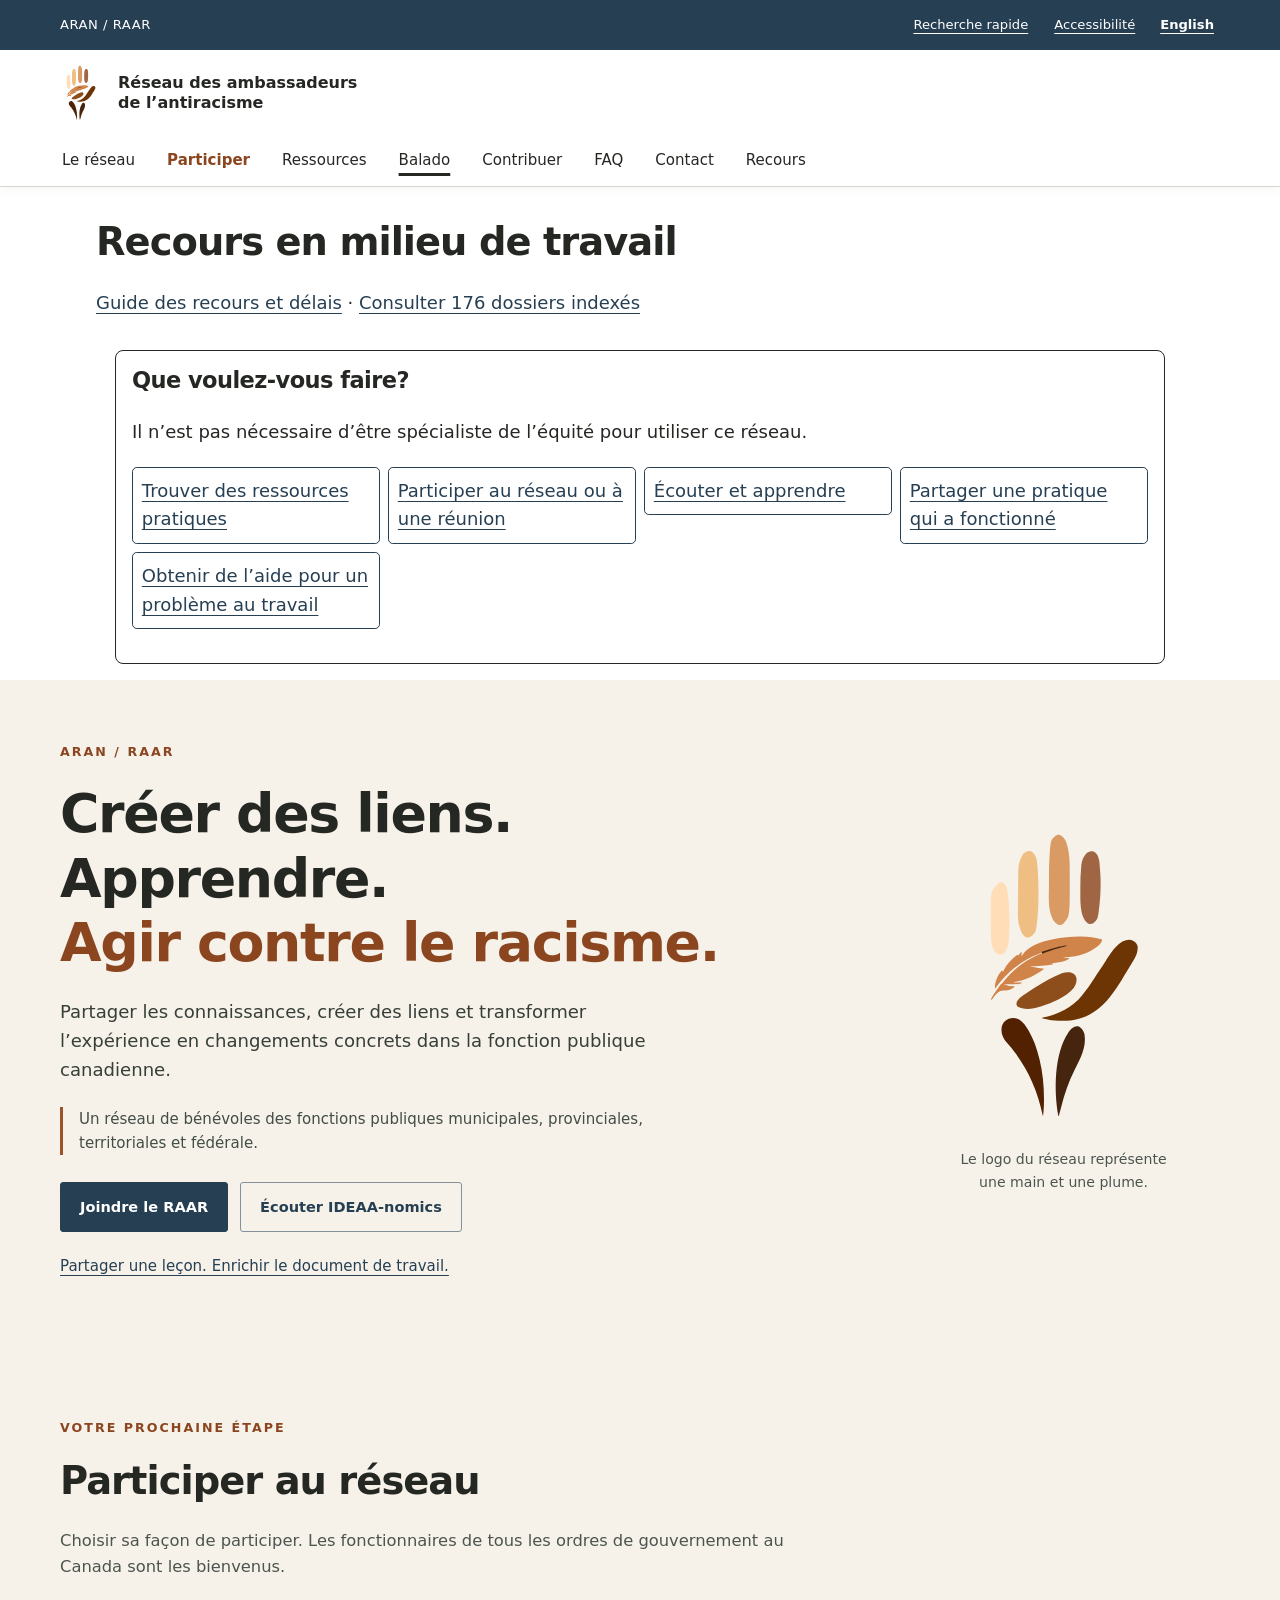
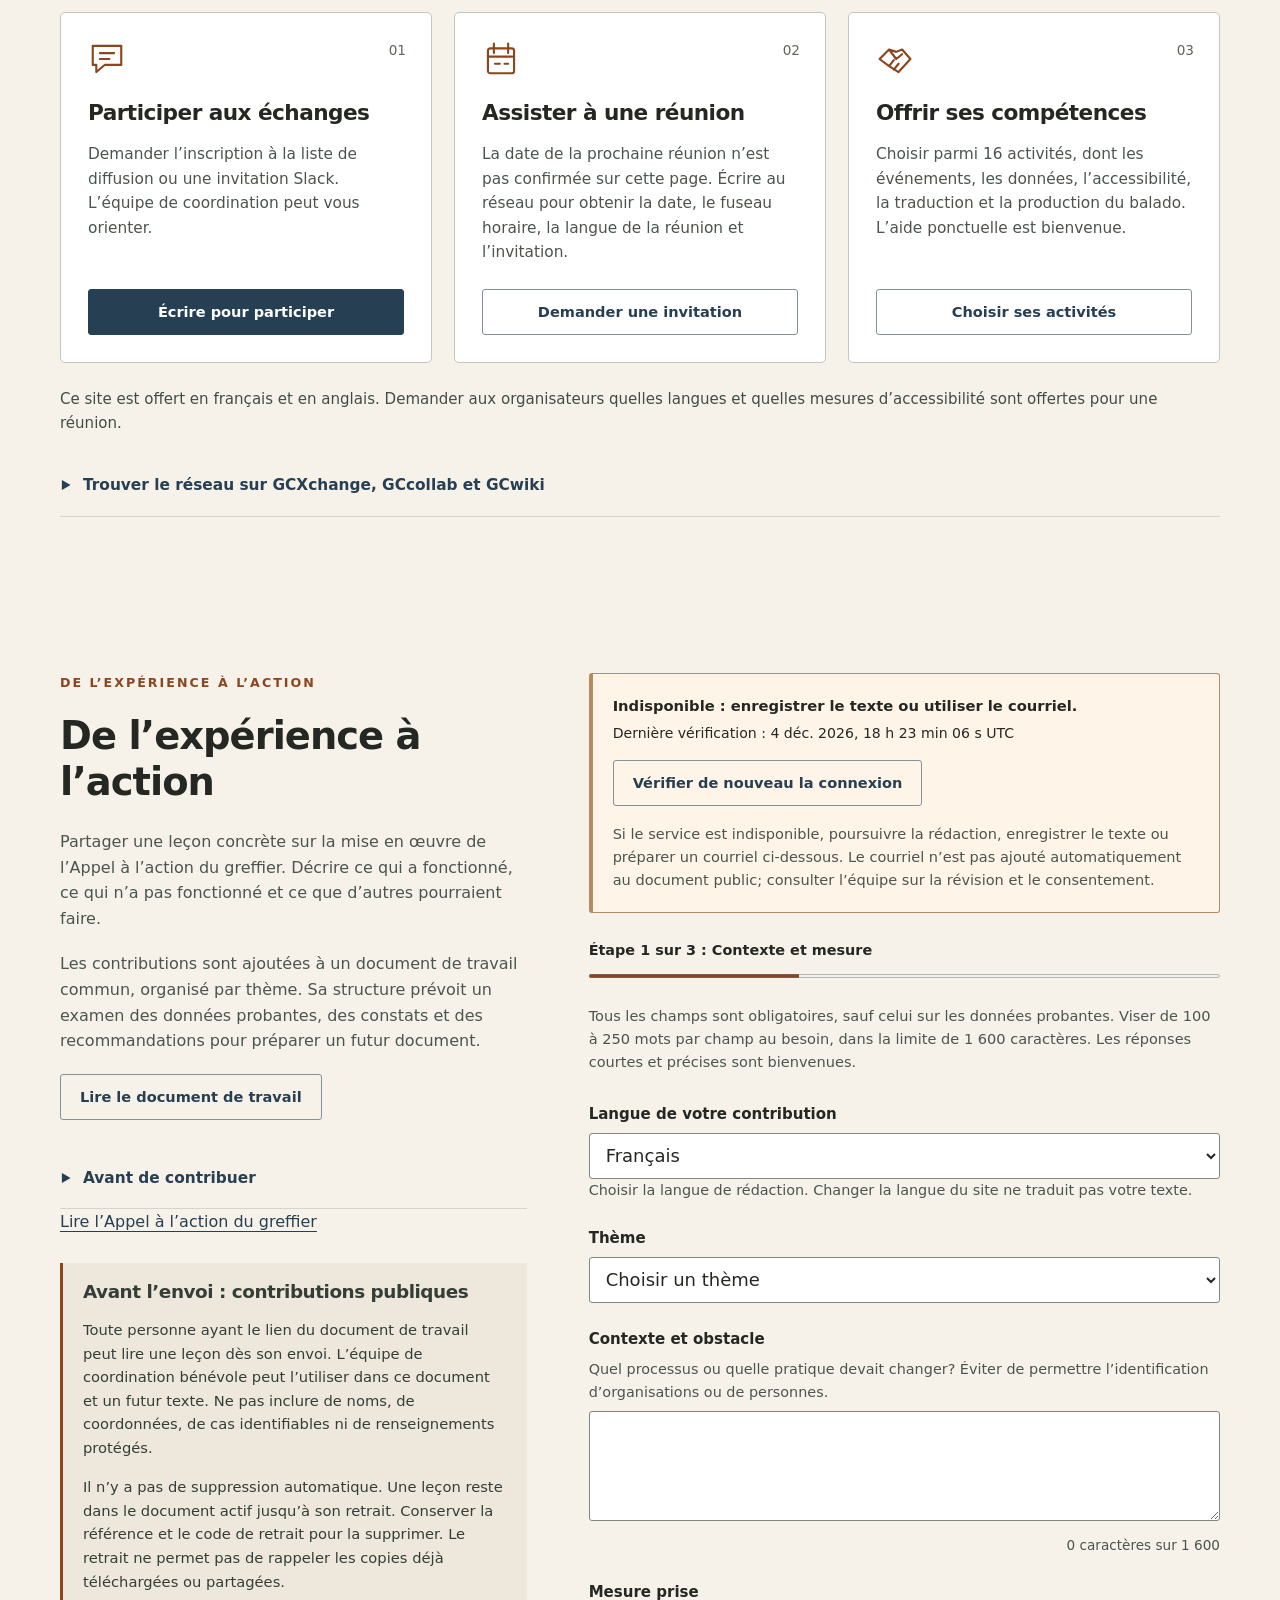
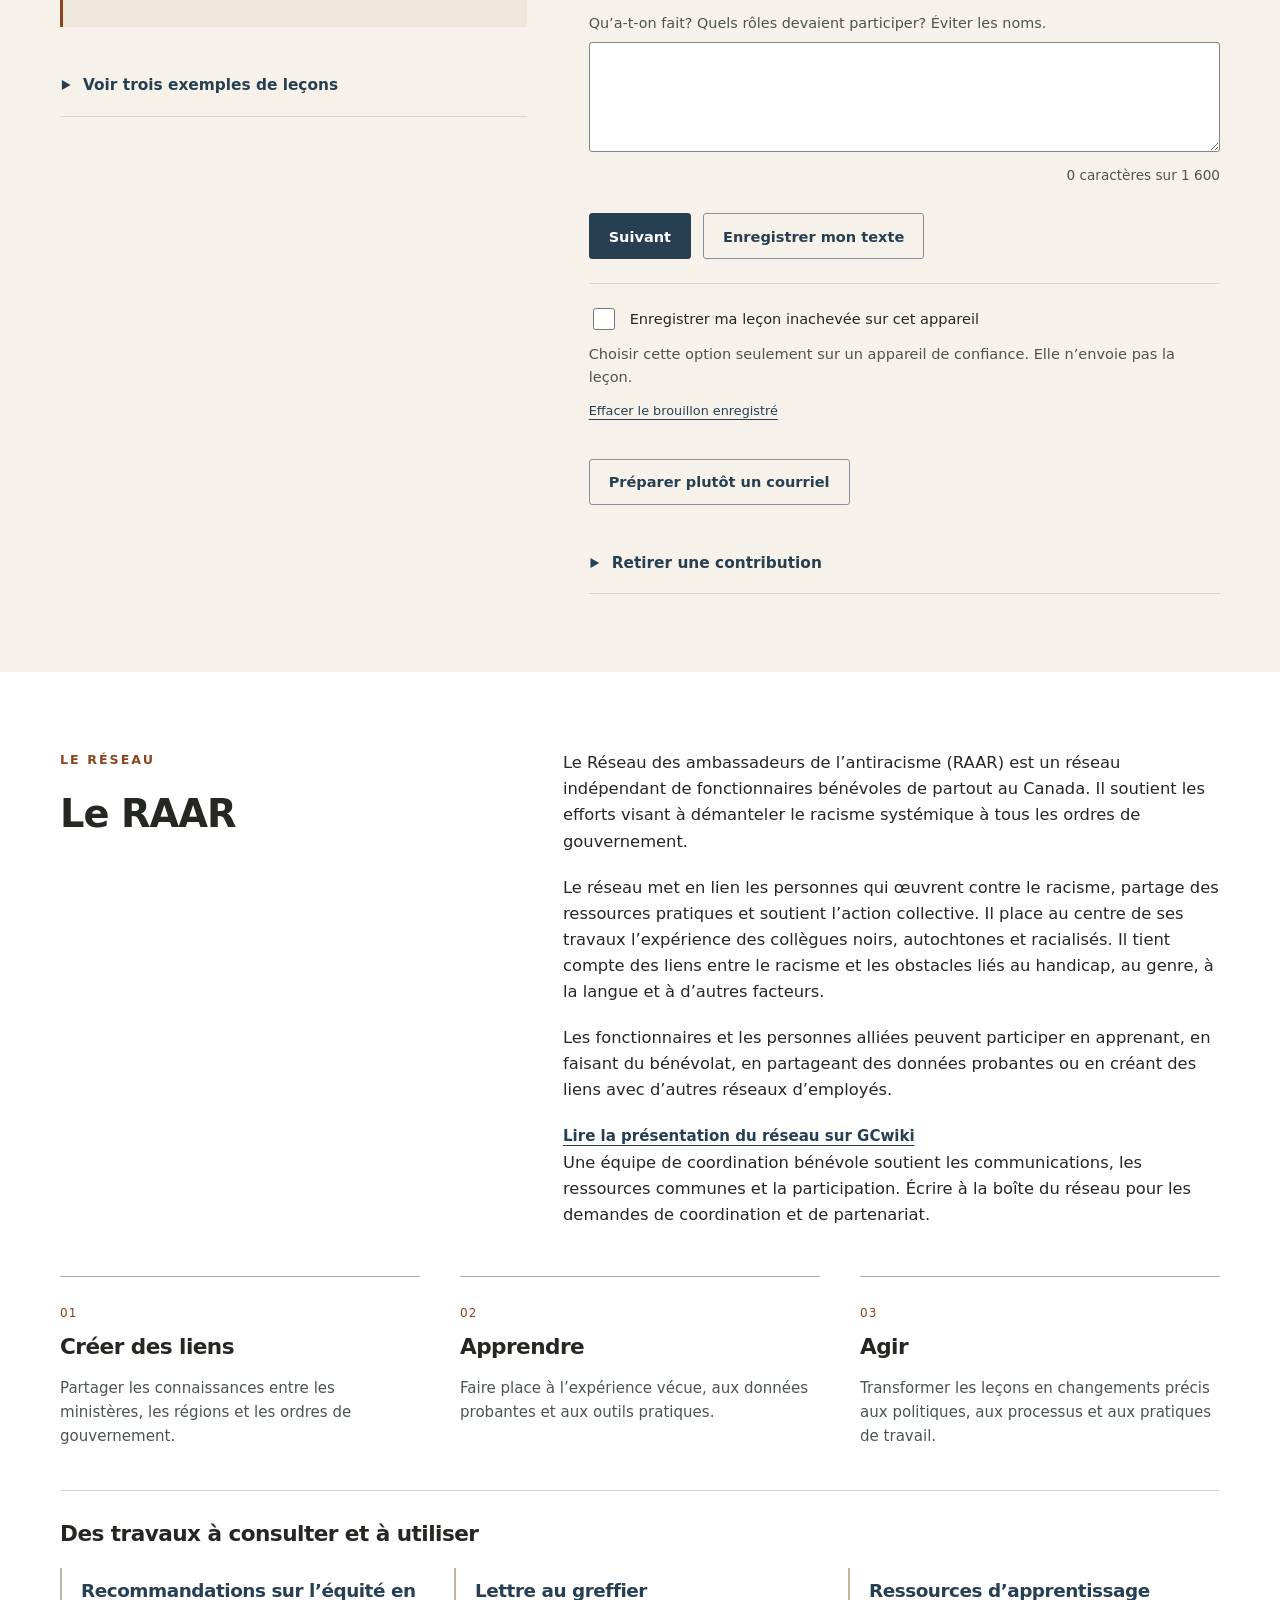
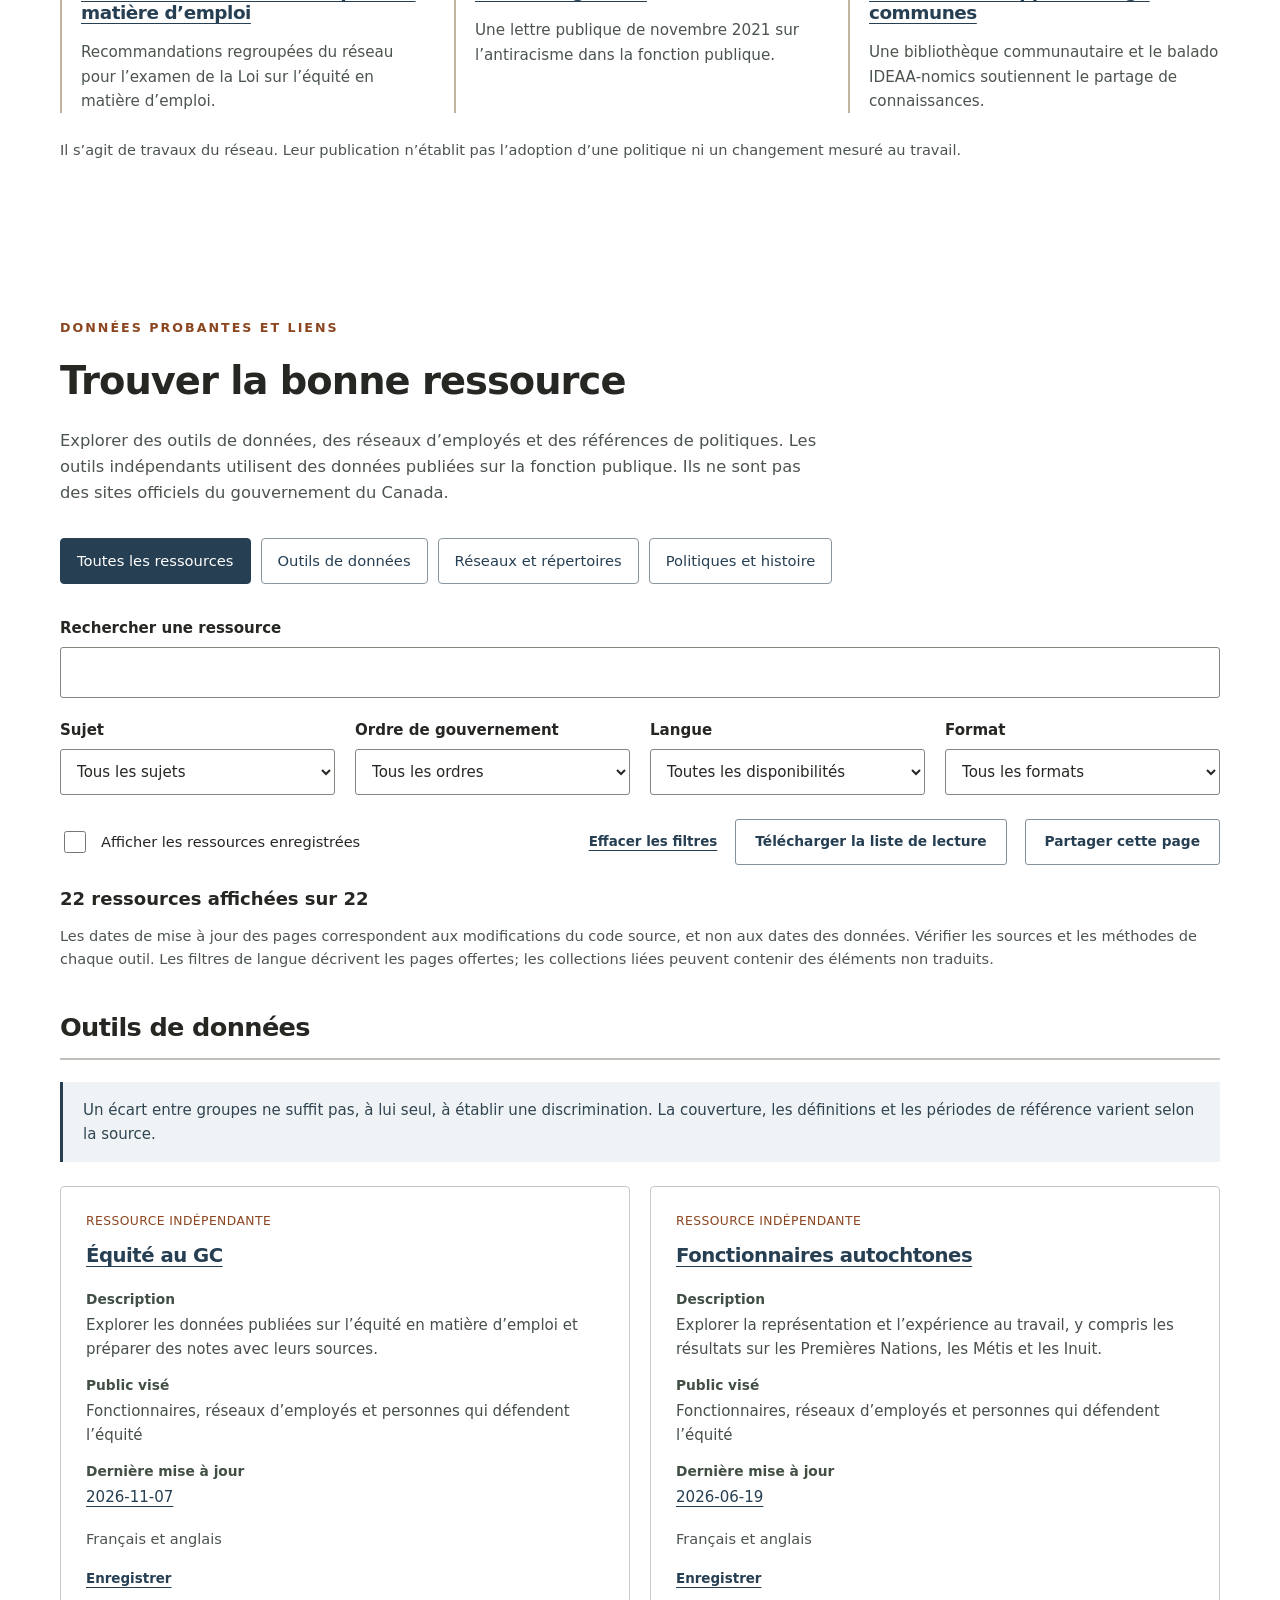
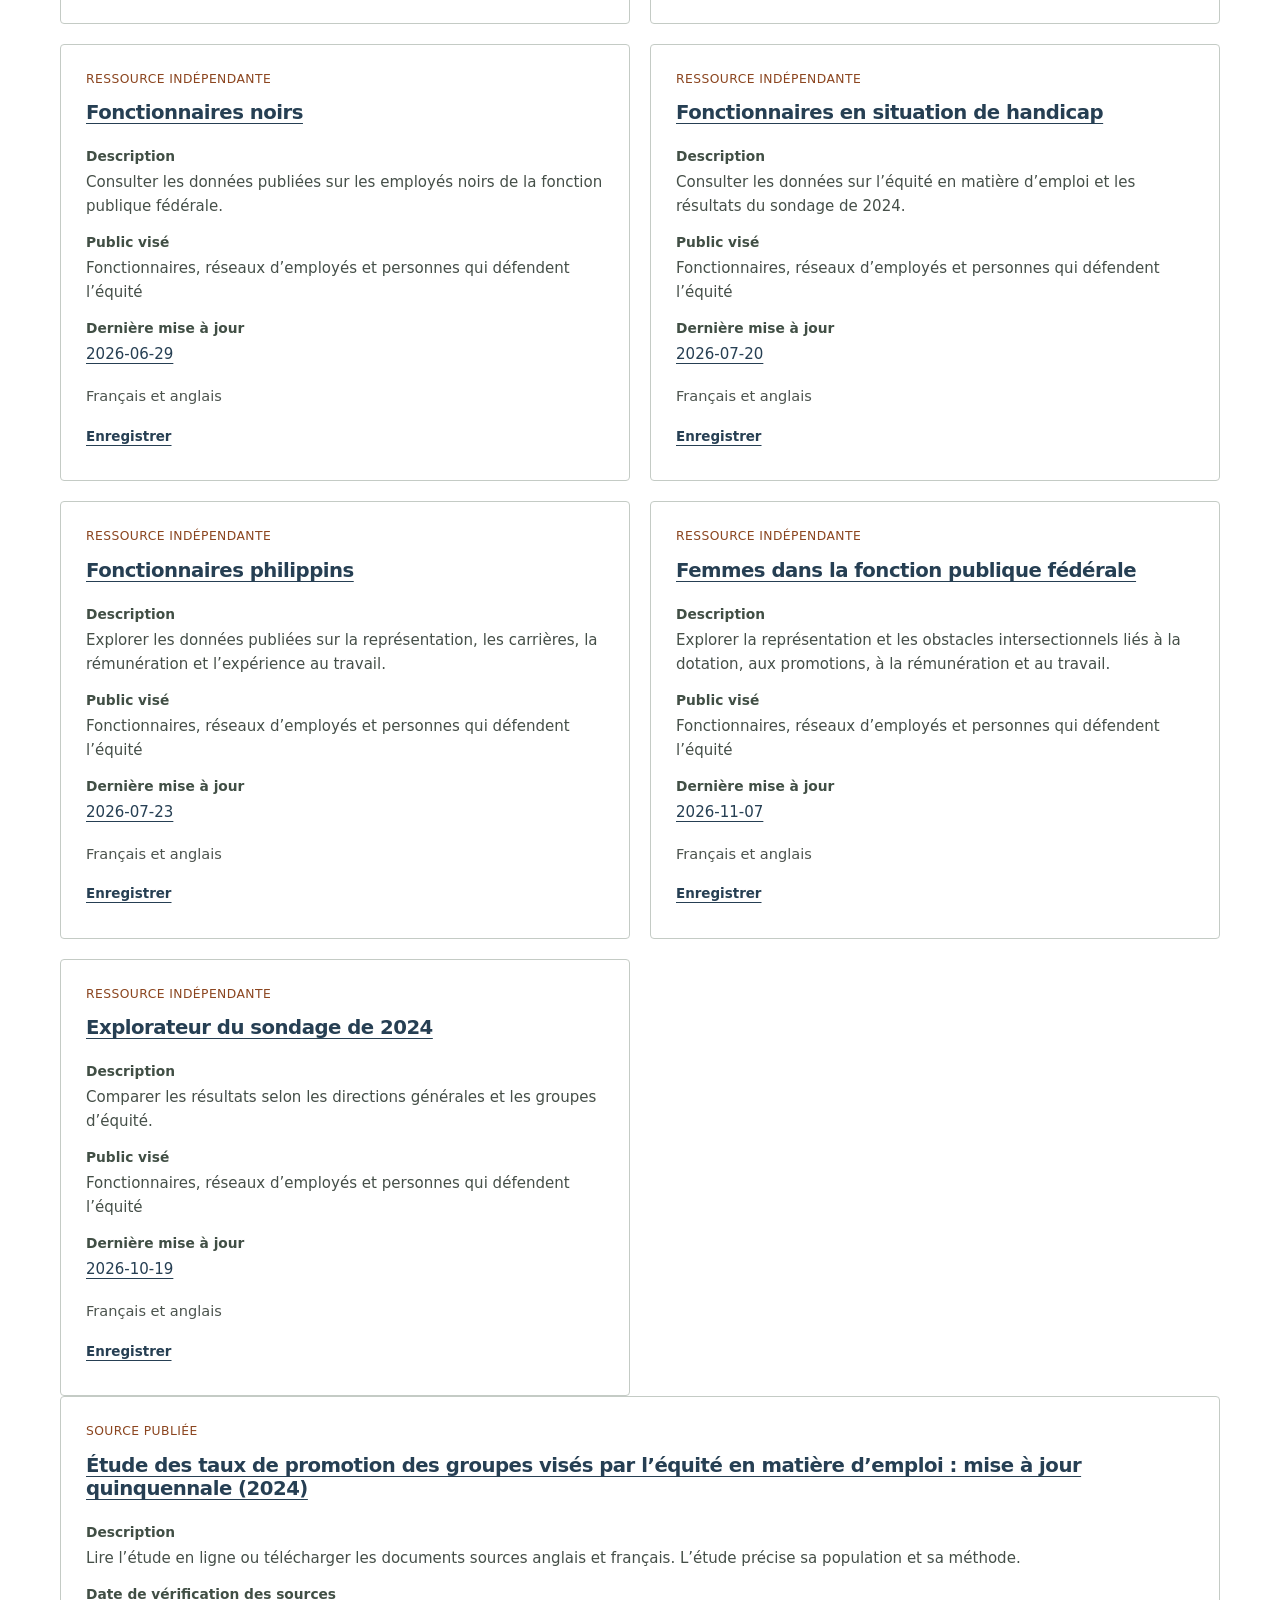
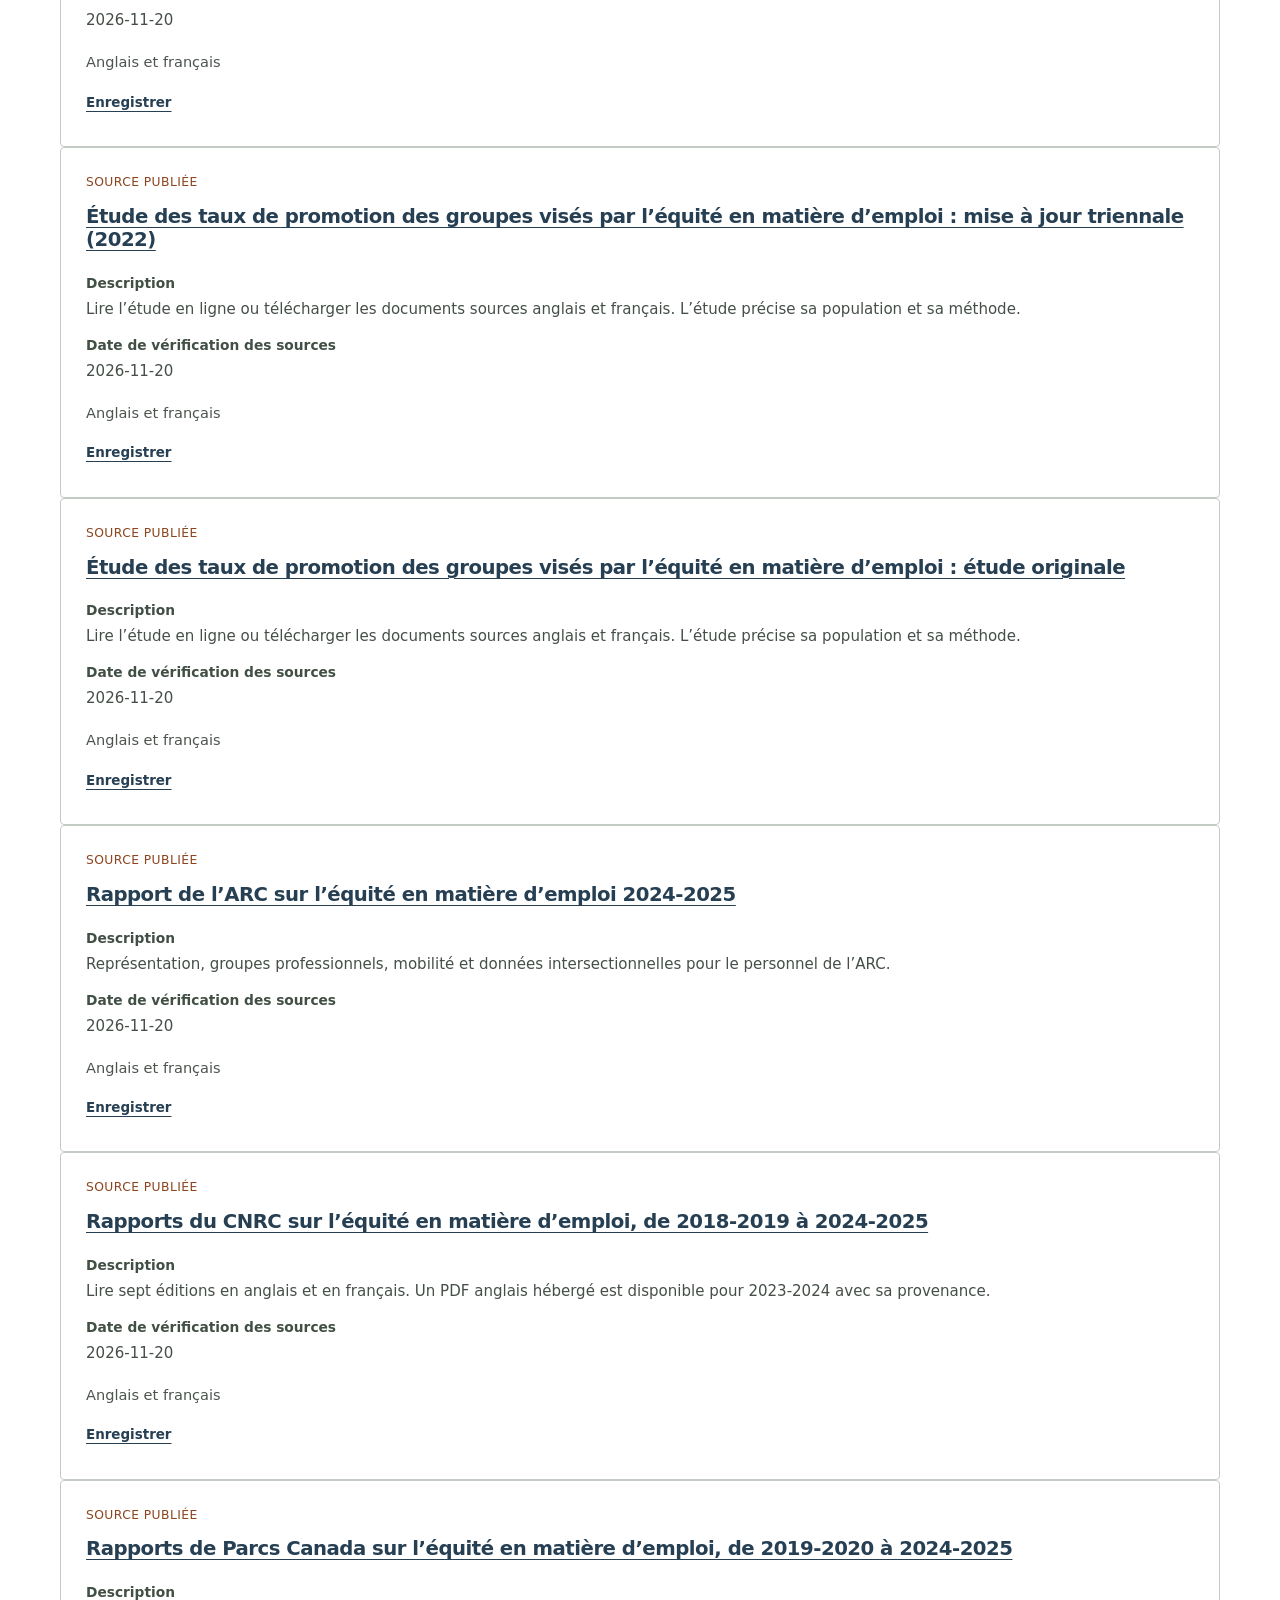
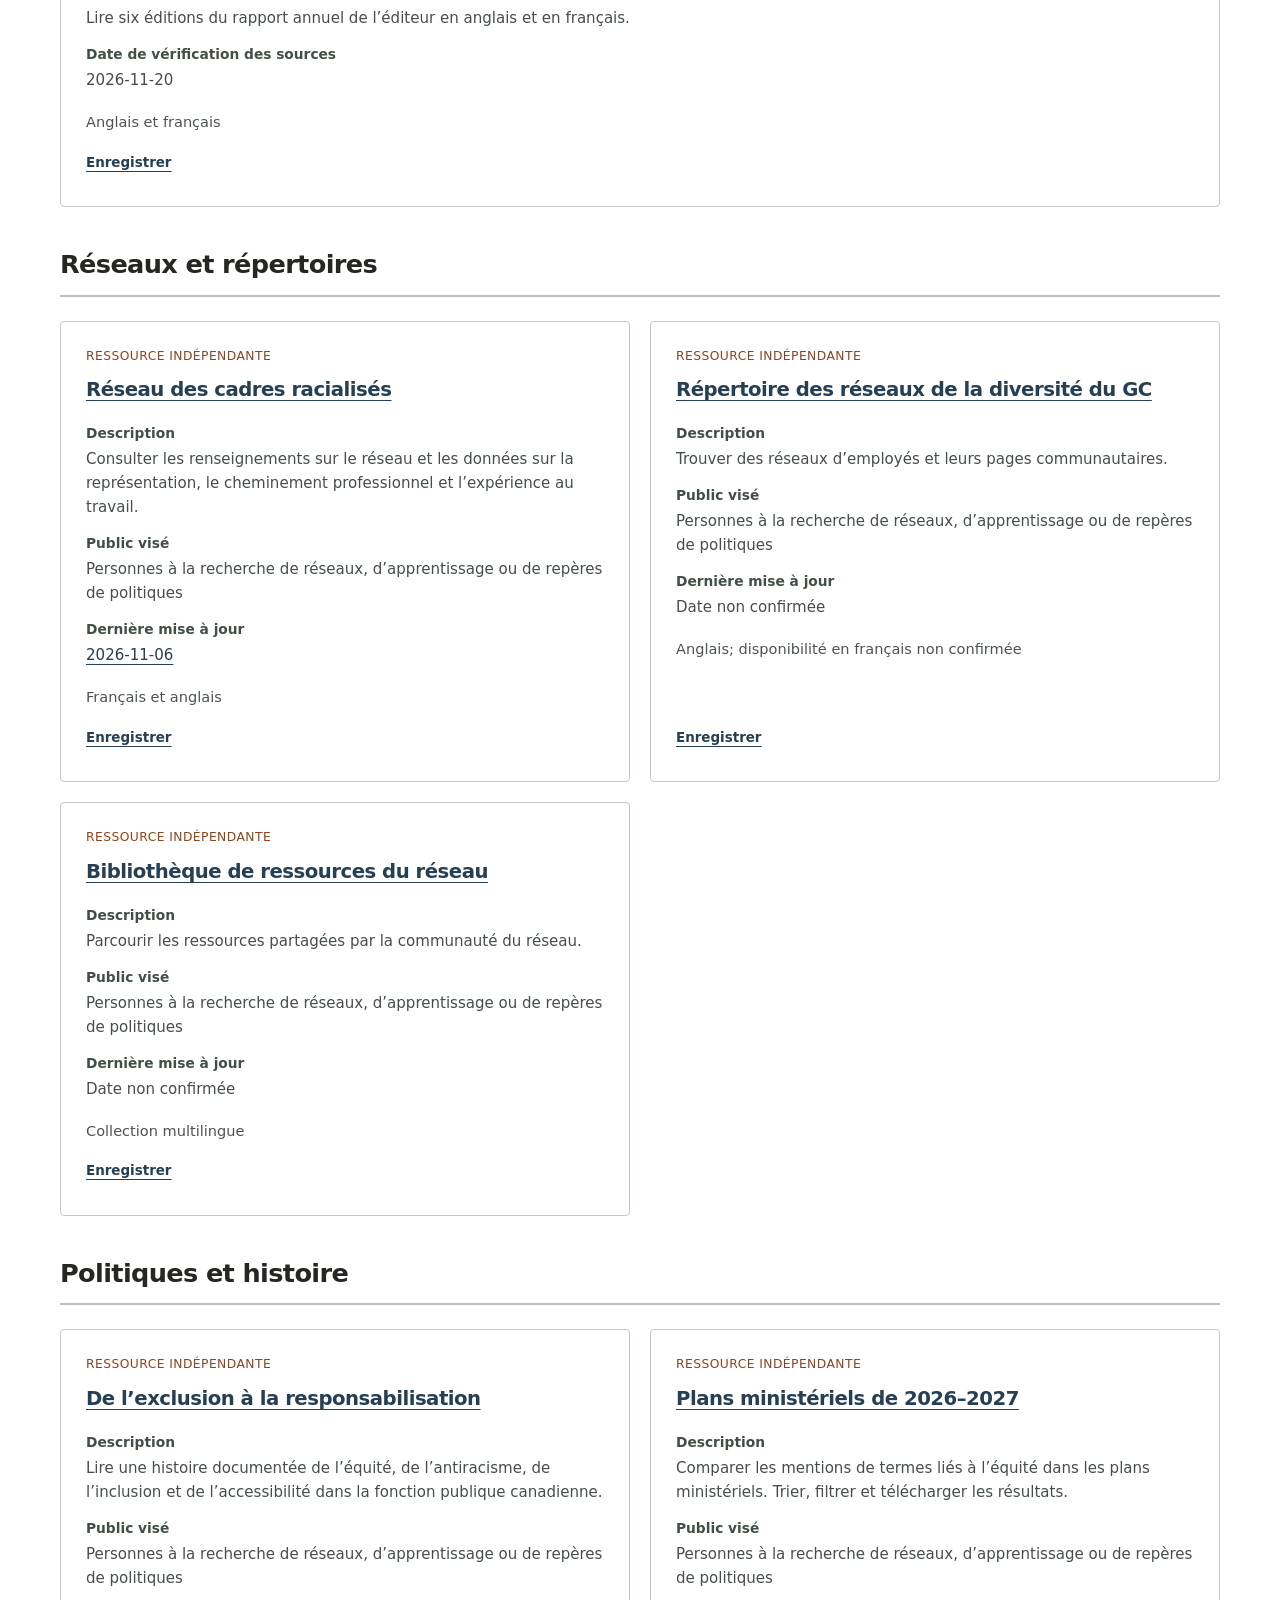
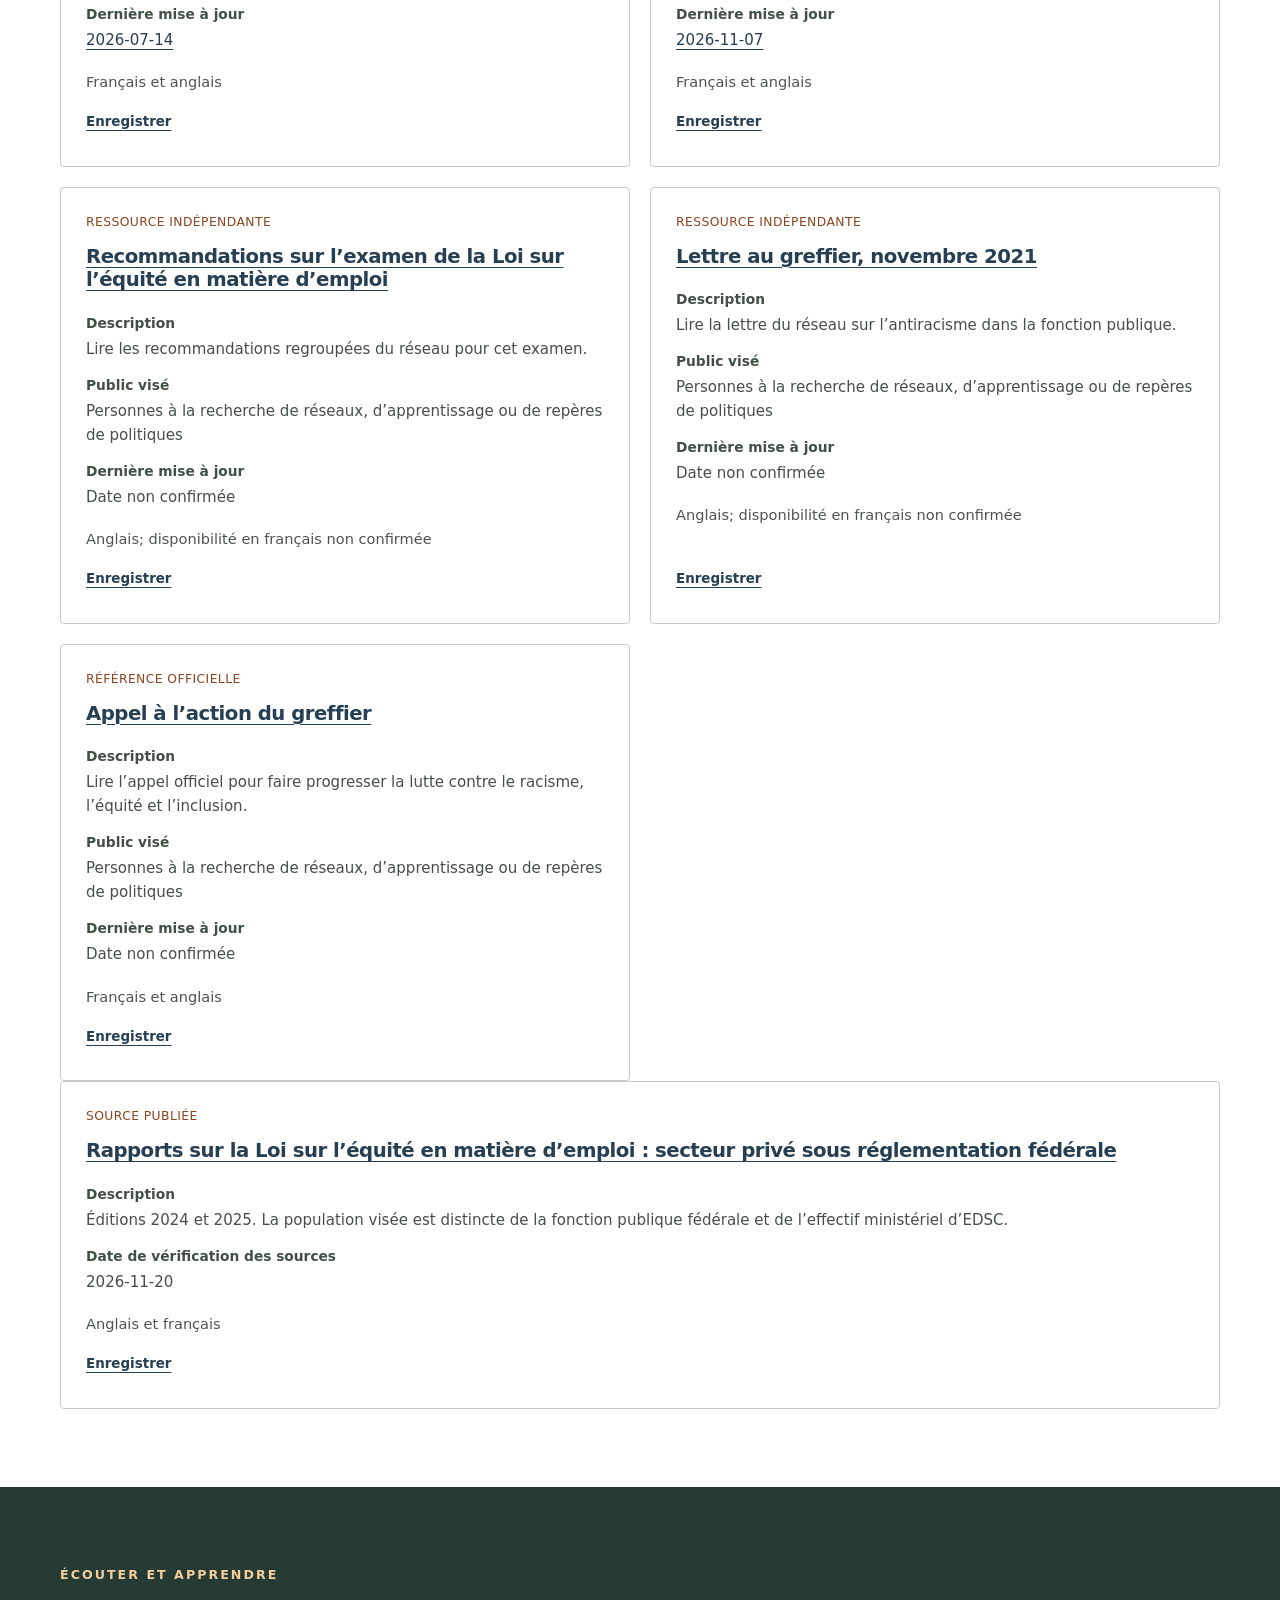
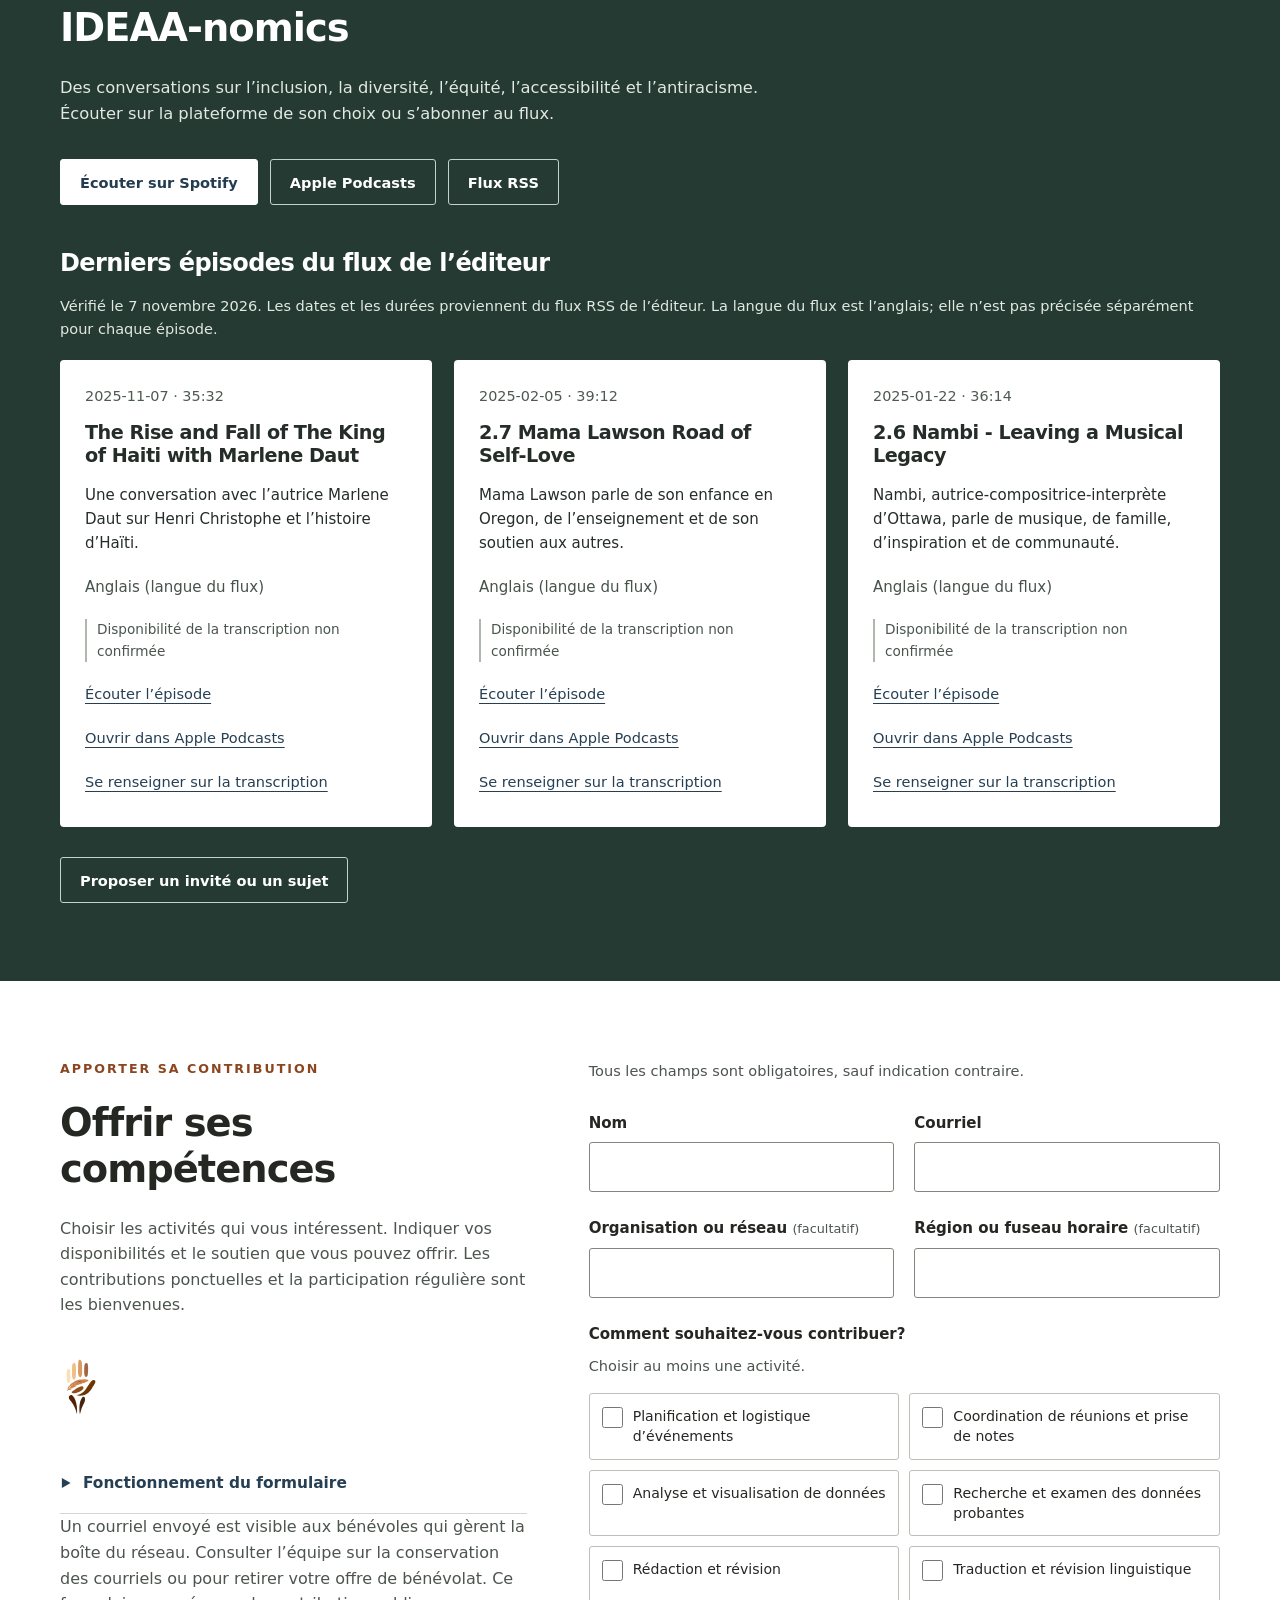
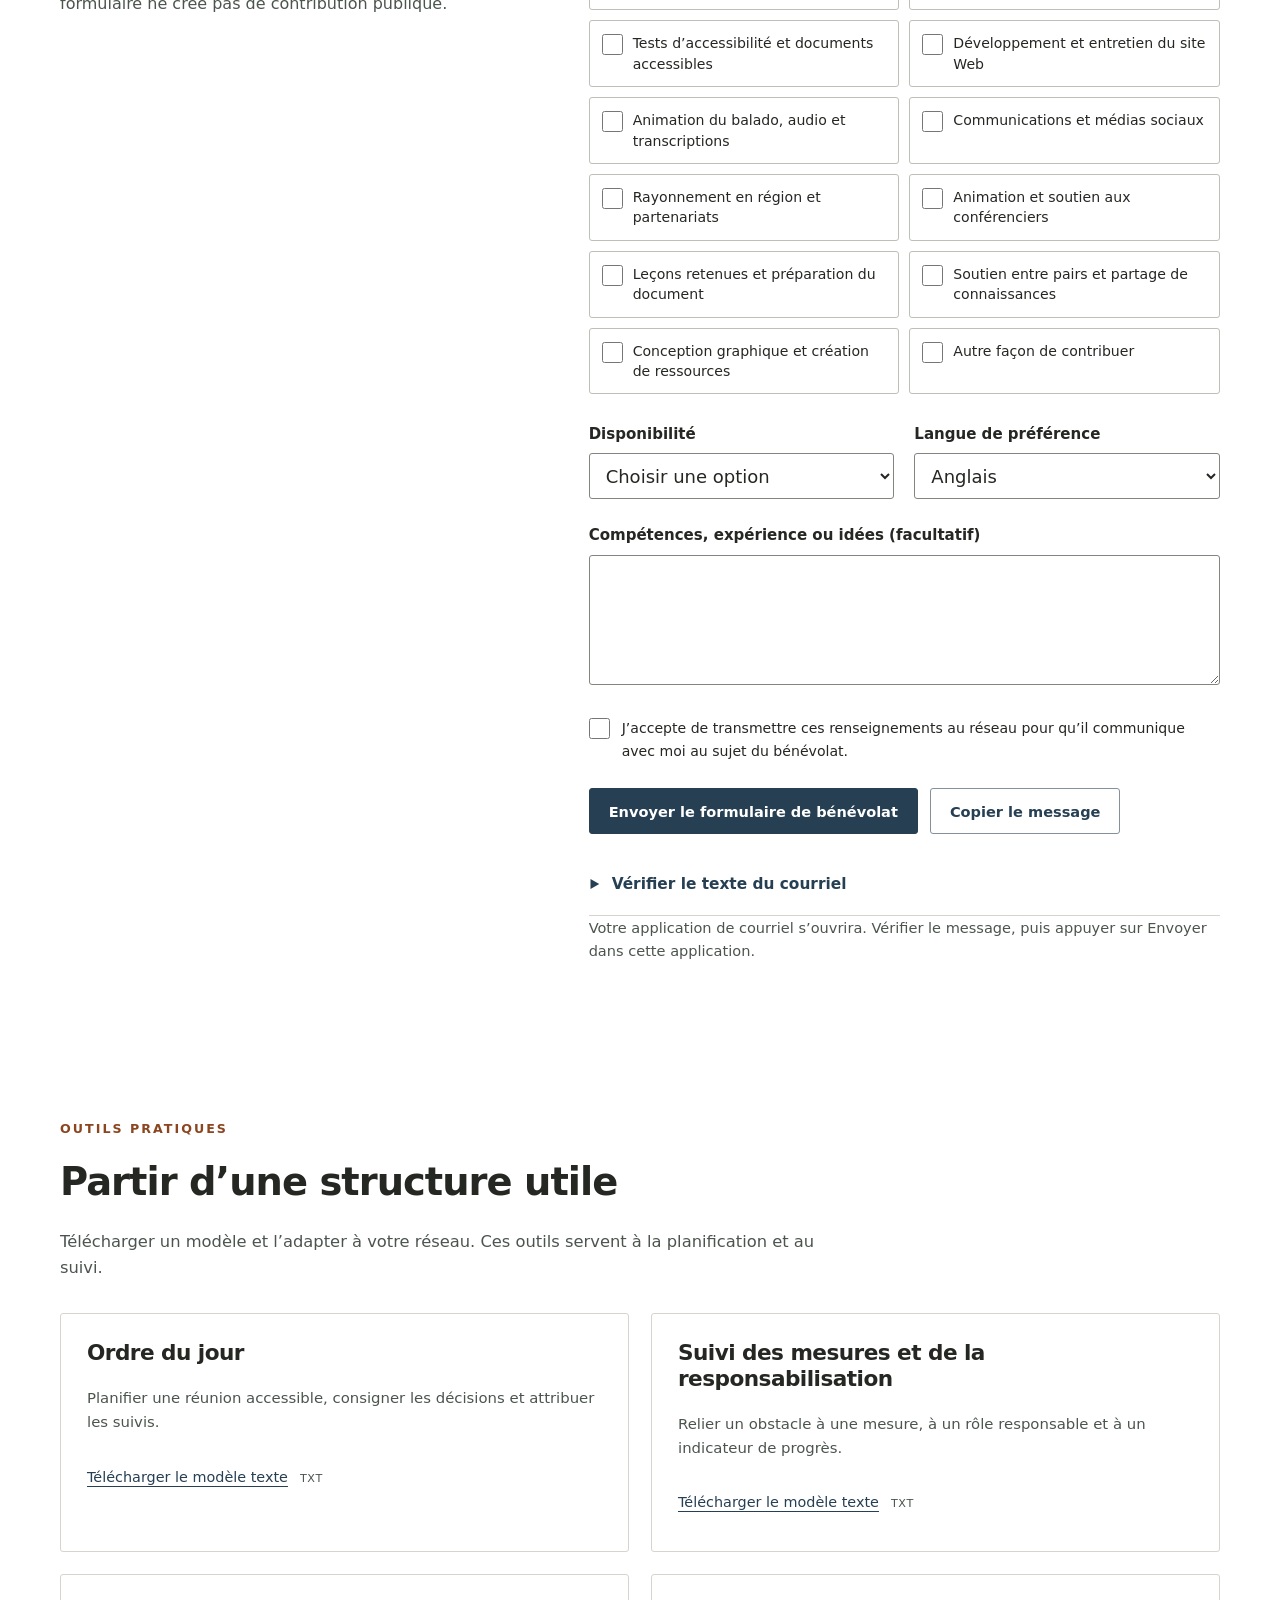
<file: fr.html>
<!doctype html>
<html lang="fr"><head><meta charset="utf-8"><meta name="viewport" content="width=device-width, initial-scale=1"><meta name="color-scheme" content="light"><meta name="description" content="Participer au Réseau des ambassadeurs de l’antiracisme. Trouver une réunion, partager une leçon et explorer les ressources sur l’équité."><title>Réseau des ambassadeurs de l’antiracisme | RAAR</title><meta name="referrer" content="strict-origin-when-cross-origin"><link rel="stylesheet" href="styles.css?v=20261107-5"><script src="shared.js?v=20261107-5" defer></script><script src="app.js?v=20261107-5" defer></script><script src="enhancements.js?v=20261107-5" defer></script><link rel="stylesheet" href="enhancements.css?v=20261107-5"><link rel="manifest" href="manifest.webmanifest"><meta name="theme-color" content="#263f53"><link rel="canonical" href="https://aranpublicservants-rgb.github.io/aran-raar/fr.html"><link rel="alternate" hreflang="en" href="https://aranpublicservants-rgb.github.io/aran-raar/"><link rel="alternate" hreflang="fr" href="https://aranpublicservants-rgb.github.io/aran-raar/fr.html"><link rel="icon" type="image/svg+xml" href="assets/aran-icon.svg"><meta property="og:title" content="Réseau des ambassadeurs de l’antiracisme | RAAR"><meta property="og:description" content="Participer au Réseau des ambassadeurs de l’antiracisme. Trouver une réunion, partager une leçon et explorer les ressources sur l’équité."><meta property="og:type" content="website"><meta property="og:url" content="https://aranpublicservants-rgb.github.io/aran-raar/fr.html"><meta property="og:locale" content="fr_CA"><meta property="og:image" content="https://aranpublicservants-rgb.github.io/aran-raar/assets/og-aran-fr.png"><meta property="og:image:width" content="1200"><meta property="og:image:height" content="630"><meta property="og:image:alt" content="Logo et nom du Réseau des ambassadeurs de l’antiracisme."><meta name="twitter:card" content="summary_large_image"><link rel="stylesheet" href="site-v3.css?v=20261107-5"><script src="ui.js?v=20261107-5" defer></script><style>.first-visit{max-width:1050px;margin:1rem auto;padding:1rem;box-sizing:border-box;border:1px solid currentColor;border-radius:.5rem}.first-visit h2{font-size:1.25em;margin-top:0}.first-visit ul{display:grid;grid-template-columns:repeat(auto-fit,minmax(min(100%,230px),1fr));gap:.5rem;list-style:none;padding:0}.first-visit a{display:block;padding:.55rem;border:1px solid currentColor;border-radius:.3rem;text-decoration:underline}.first-visit a:focus-visible{outline:3px solid currentColor;outline-offset:3px}</style><script>if(location.hash==='#resources')location.replace('https://aranpublicservants-rgb.github.io/GC-Equity-Equite-GC/resource-library/?lang=fr');</script></head><body data-page="home"><a class="skip" href="#main"><span data-lang="fr" lang="fr">Passer au contenu principal</span></a><div class="sticky-shell"><div class="identity-line"><div class="container identity-inner"><span>ARAN / RAAR</span><div class="utility-actions"><button type="button" class="utility-button" data-open-search><span data-lang="fr" lang="fr">Recherche rapide</span></button><button type="button" class="utility-button" data-open-access><span data-lang="fr" lang="fr">Accessibilité</span></button><a id="language-link" href="index.html?v=20261107-5" lang="en" hreflang="en">English</a></div></div></div><header class="site-header"><div class="container header-inner"><a class="brand" href="#top"><img class="brand-mark" src="assets/aran-logo.svg" alt="" width="44" height="58"><span class="brand-name"><span data-lang="fr" lang="fr">Réseau des ambassadeurs<br>de l’antiracisme</span></span></a><button class="menu-toggle" id="menu-toggle" type="button" aria-expanded="false" aria-controls="primary-nav" hidden><span data-lang="fr" lang="fr">Menu</span></button><nav id="primary-nav" class="section-nav" aria-label="Menu principal" data-aria-en="Main navigation" data-aria-fr="Menu principal"><a href="#about" class=""><span data-lang="fr" lang="fr">Le réseau</span></a><a href="#join" class="nav-action"><span data-lang="fr" lang="fr">Participer</span></a><a href="https://aranpublicservants-rgb.github.io/GC-Equity-Equite-GC/resource-library/" class=""><span data-lang="fr" lang="fr">Ressources</span></a><a href="#podcast" class=""><span data-lang="fr" lang="fr">Balado</span></a><a href="#lessons" class=""><span data-lang="fr" lang="fr">Contribuer</span></a><a href="#faq" class=""><span data-lang="fr" lang="fr">FAQ</span></a><a href="#contact" class=""><span data-lang="fr" lang="fr">Contact</span></a><a href="https://aranpublicservants-rgb.github.io/GC-Equity-Equite-GC/recourse/?lang=fr">Recours</a></nav></div></header></div><main id="main" tabindex="-1"><section style="padding:1rem;margin:1rem auto;max-width:70rem"><h2>Recours en milieu de travail</h2><p><a href="https://aranpublicservants-rgb.github.io/GC-Equity-Equite-GC/recourse/?lang=fr">Guide des recours et délais</a> · <a href="https://aranpublicservants-rgb.github.io/GC-Equity-Equite-GC/recourse/cases/?lang=fr">Consulter 176 dossiers indexés</a></p></section><section class="first-visit" data-first-visit="1" lang="fr" aria-label="Que voulez-vous faire?"><h2>Que voulez-vous faire?</h2><p>Il n’est pas nécessaire d’être spécialiste de l’équité pour utiliser ce réseau.</p><ul><li><a href="https://aranpublicservants-rgb.github.io/GC-Equity-Equite-GC/resource-library/">Trouver des ressources pratiques</a></li><li><a href="#join">Participer au réseau ou à une réunion</a></li><li><a href="#podcast">Écouter et apprendre</a></li><li><a href="#lessons">Partager une pratique qui a fonctionné</a></li><li><a href="https://aranpublicservants-rgb.github.io/GC-Equity-Equite-GC/recourse/?lang=fr">Obtenir de l’aide pour un problème au travail</a></li></ul></section><section id="top" class="hero"><div class="container hero-grid"><div class="hero-copy"><p class="eyebrow">ARAN / RAAR</p><h1><span data-lang="fr" lang="fr">Créer des liens. Apprendre.<br><span class="accent">Agir contre le racisme.</span></span></h1><p class="hero-summary"><span data-lang="fr" lang="fr">Partager les connaissances, créer des liens et transformer l’expérience en changements concrets dans la fonction publique canadienne.</span></p><p class="proof-line"><span data-lang="fr" lang="fr">Un réseau de bénévoles des fonctions publiques municipales, provinciales, territoriales et fédérale.</span></p><div class="actions"><a href="#join" class="button primary"><span data-lang="fr" lang="fr">Joindre le RAAR</span></a><a href="#podcast" class="button secondary"><span data-lang="fr" lang="fr">Écouter IDEAA-nomics</span></a></div><p class="hero-next"><a href="#lessons" class=""><span data-lang="fr" lang="fr">Partager une leçon. Enrichir le document de travail.</span></a></p></div><figure class="hero-art"><img class="hero-logo" src="assets/aran-logo.svg" width="408" height="746" fetchpriority="high" alt="Logo du RAAR : une main levée de plusieurs couleurs accompagnée d’une plume." data-alt-en="ARAN logo: a raised hand in several colours with a feather." data-alt-fr="Logo du RAAR : une main levée de plusieurs couleurs accompagnée d’une plume."><figcaption><span data-lang="fr" lang="fr">Le logo du réseau représente une main et une plume.</span></figcaption></figure></div></section><section id="join" class="section section-soft"><div class="container"><div class="section-intro"><p class="eyebrow"><span data-lang="fr" lang="fr">Votre prochaine étape</span></p><h2><span data-lang="fr" lang="fr">Participer au réseau</span></h2><p><span data-lang="fr" lang="fr">Choisir sa façon de participer. Les fonctionnaires de tous les ordres de gouvernement au Canada sont les bienvenus.</span></p></div><div class="join-paths"><article class="join-card"><svg class="platform-icon" viewbox="0 0 32 32" fill="none" stroke="currentColor" stroke-width="1.8" stroke-linecap="round" stroke-linejoin="round" aria-hidden="true"><path d="M4 5h24v16H14l-7 6v-6H4z"></path><path d="M10 11h12M10 16h8"></path></svg><p class="step-number">01</p><h3><span data-lang="fr" lang="fr">Participer aux échanges</span></h3><p><span data-lang="fr" lang="fr">Demander l’inscription à la liste de diffusion ou une invitation Slack. L’équipe de coordination peut vous orienter.</span></p><a href="mailto:aranpublicservants@gmail.com?subject=ARAN%20%7C%20Join%20/%20Adh%C3%A9sion" class="button primary"><span data-lang="fr" lang="fr">Écrire pour participer</span></a></article><article class="join-card"><svg class="platform-icon" viewbox="0 0 32 32" fill="none" stroke="currentColor" stroke-width="1.8" stroke-linecap="round" stroke-linejoin="round" aria-hidden="true"><rect x="5" y="7" width="22" height="21" rx="2"></rect><path d="M10 3v8M22 3v8M5 14h22M11 20h4M19 20h3"></path></svg><p class="step-number">02</p><h3><span data-lang="fr" lang="fr">Assister à une réunion</span></h3><p><span data-lang="fr" lang="fr">La date de la prochaine réunion n’est pas confirmée sur cette page. Écrire au réseau pour obtenir la date, le fuseau horaire, la langue de la réunion et l’invitation.</span></p><a href="mailto:aranpublicservants@gmail.com?subject=ARAN%20%7C%20Next%20meeting%20invitation%20/%20Invitation%20%C3%A0%20la%20prochaine%20r%C3%A9union" class="button secondary"><span data-lang="fr" lang="fr">Demander une invitation</span></a></article><article class="join-card"><svg class="platform-icon" viewbox="0 0 32 32" fill="none" stroke="currentColor" stroke-width="1.8" stroke-linecap="round" stroke-linejoin="round" aria-hidden="true"><path d="m3 16 8-8 6 2 5-2 7 8-10 11-8-5zM11 8l6 8 5-4M11 22l4-5M15 25l4-5"></path></svg><p class="step-number">03</p><h3><span data-lang="fr" lang="fr">Offrir ses compétences</span></h3><p><span data-lang="fr" lang="fr">Choisir parmi 16 activités, dont les événements, les données, l’accessibilité, la traduction et la production du balado. L’aide ponctuelle est bienvenue.</span></p><a href="#volunteer" class="button secondary"><span data-lang="fr" lang="fr">Choisir ses activités</span></a></article></div><p class="language-note"><span data-lang="fr" lang="fr">Ce site est offert en français et en anglais. Demander aux organisateurs quelles langues et quelles mesures d’accessibilité sont offertes pour une réunion.</span></p><details class="platform-details"><summary><span data-lang="fr" lang="fr">Trouver le réseau sur GCXchange, GCcollab et GCwiki</span></summary><div class="community-grid"><article class="community-card"><svg class="platform-icon" viewbox="0 0 32 32" fill="none" stroke="currentColor" stroke-width="1.8" stroke-linecap="round" stroke-linejoin="round" aria-hidden="true"><path d="M5 10h23l-6-6M27 23H4l6 6M28 10l-6 6M4 23l6-6"></path></svg><h3>GCXchange</h3><p class="access-badge"><span data-lang="fr" lang="fr">Compte du GC et autorisation d’accès</span></p><p><span data-lang="fr" lang="fr">Remplir l’entente communautaire avant de demander l’accès à la communauté du réseau.</span></p><a href="https://teams.microsoft.com/l/team/19%3AZy6_RB1KDDriN8EOkrzIkypdje5U9t5RdSOGGqIV9tg1%40thread.tacv2/conversations?groupId=77e383b9-1520-4870-a8b1-5be14ca9e9aa&amp;tenantId=f6a7234d-bc9b-4520-ad5f-70669c2c7a9c" class="text-link"><span data-lang="fr" lang="fr">Ouvrir GCXchange</span></a></article><article class="community-card"><svg class="platform-icon" viewbox="0 0 32 32" fill="none" stroke="currentColor" stroke-width="1.8" stroke-linecap="round" stroke-linejoin="round" aria-hidden="true"><circle cx="7" cy="7" r="4"></circle><circle cx="25" cy="11" r="4"></circle><circle cx="15" cy="26" r="4"></circle><path d="m11 8 10 2M9 11l4 11M22 15l-5 7"></path></svg><h3>GCcollab</h3><p class="access-badge"><span data-lang="fr" lang="fr">Un compte peut être requis</span></p><p><span data-lang="fr" lang="fr">Échanger avec des collègues et consulter les ressources communes.</span></p><a href="https://gccollab.ca/groups/profile/5752038/enanti-racism-ambassadors-networkfr" class="text-link"><span data-lang="fr" lang="fr">Ouvrir GCcollab</span></a></article><article class="community-card"><svg class="platform-icon" viewbox="0 0 32 32" fill="none" stroke="currentColor" stroke-width="1.8" stroke-linecap="round" stroke-linejoin="round" aria-hidden="true"><path d="M7 3h12l7 7v19H7zM19 3v8h7M12 16h9M12 21h9"></path></svg><h3>GCwiki</h3><p class="access-badge"><span data-lang="fr" lang="fr">Page publique</span></p><p><span data-lang="fr" lang="fr">Lire la présentation du réseau et les liens communautaires.</span></p><a href="https://wiki.gccollab.ca/ARAN_ARAR" class="text-link"><span data-lang="fr" lang="fr">Ouvrir GCwiki</span></a></article></div><p><a href="https://forms.office.com/Pages/ResponsePage.aspx?id=8uh8clanLkGkxpUgStaNhBsF0eAER_RFqcZKPfJvE-RUOFQxSE1XVE1VSzJYN1pORVdQMTNKVFNSVS4u" class=""><span data-lang="fr" lang="fr">Remplir l’entente communautaire</span></a></p></details></div></section><section id="lessons" class="section section-soft"><div class="container form-layout"><div class="form-aside"><p class="eyebrow"><span data-lang="fr" lang="fr">De l’expérience à l’action</span></p><h2><span data-lang="fr" lang="fr">De l’expérience à l’action</span></h2><p><span data-lang="fr" lang="fr">Partager une leçon concrète sur la mise en œuvre de l’Appel à l’action du greffier. Décrire ce qui a fonctionné, ce qui n’a pas fonctionné et ce que d’autres pourraient faire.</span></p><p><span data-lang="fr" lang="fr">Les contributions sont ajoutées à un document de travail commun, organisé par thème. Sa structure prévoit un examen des données probantes, des constats et des recommandations pour préparer un futur document.</span></p><a class="button secondary draft-link" href="working-draft-fr.html?v=20261107-5"><span data-lang="fr" lang="fr">Lire le document de travail</span></a><details><summary><span data-lang="fr" lang="fr">Avant de contribuer</span></summary><p><span data-lang="fr" lang="fr">Le document de travail est public. Utiliser des descriptions générales. Ne pas inclure de noms, d’adresses de courriel, de détails de dossiers ou de renseignements protégés. Les contributions sont déclarées par leurs auteurs et ne constituent pas des constats vérifiés ni des positions du réseau.</span></p><p><span data-lang="fr" lang="fr">Un code de retrait est fourni après l’envoi. Le conserver pour pouvoir retirer votre contribution.</span></p></details><p><a href="https://www.canada.ca/fr/conseil-prive/organisation/greffier/appel-action-faveur-lutte-contre-racisme-equite-inclusion-fonction-publique-federale.html" data-href-en="https://www.canada.ca/en/privy-council/corporate/clerk/call-to-action-anti-racism-equity-inclusion-federal-public-service.html" data-href-fr="https://www.canada.ca/fr/conseil-prive/organisation/greffier/appel-action-faveur-lutte-contre-racisme-equite-inclusion-fonction-publique-federale.html"><span data-lang="fr" lang="fr">Lire l’Appel à l’action du greffier</span></a></p><aside class="privacy-panel" id="submission-privacy"><h3><span data-lang="fr" lang="fr">Avant l’envoi : contributions publiques</span></h3><p><span data-lang="fr" lang="fr">Toute personne ayant le lien du document de travail peut lire une leçon dès son envoi. L’équipe de coordination bénévole peut l’utiliser dans ce document et un futur texte. Ne pas inclure de noms, de coordonnées, de cas identifiables ni de renseignements protégés.</span></p><p><span data-lang="fr" lang="fr">Il n’y a pas de suppression automatique. Une leçon reste dans le document actif jusqu’à son retrait. Conserver la référence et le code de retrait pour la supprimer. Le retrait ne permet pas de rappeler les copies déjà téléchargées ou partagées.</span></p></aside><details class="lesson-examples"><summary><span data-lang="fr" lang="fr">Voir trois exemples de leçons</span></summary><p class="hint"><span data-lang="fr" lang="fr">Exemples illustratifs seulement. Ces exemples fictifs et anonymes montrent la structure. Il ne s’agit pas de contributions, de constats ni d’affirmations sur une organisation.</span></p><details><summary><span data-lang="fr" lang="fr">Faciliter l’accès aux réunions</span></summary><dl><dt><span data-lang="fr" lang="fr">Contexte et obstacle</span></dt><dd><span data-lang="fr" lang="fr">Les documents arrivaient trop tard pour permettre la préparation.</span></dd><dt><span data-lang="fr" lang="fr">Mesure prise</span></dt><dd><span data-lang="fr" lang="fr">L’organisateur a transmis un ordre du jour accessible et offert une option de contribution écrite.</span></dd><dt><span data-lang="fr" lang="fr">Ce qui a changé</span></dt><dd><span data-lang="fr" lang="fr">Les participants disposaient d’une autre façon de contribuer; la présence ne suffisait pas à mesurer l’accès.</span></dd><dt><span data-lang="fr" lang="fr">Données probantes et limites</span></dt><dd><span data-lang="fr" lang="fr">Une brève collecte de commentaires serait nécessaire; aucun résultat mesuré n’est affirmé.</span></dd><dt><span data-lang="fr" lang="fr">Leçon retenue</span></dt><dd><span data-lang="fr" lang="fr">Offrir plus d’une façon de participer.</span></dd><dt><span data-lang="fr" lang="fr">Prochaine étape recommandée</span></dt><dd><span data-lang="fr" lang="fr">Demander à la coordination de tester les options et d’examiner les commentaires après deux réunions.</span></dd></dl></details><details><summary><span data-lang="fr" lang="fr">Partager l’accès aux possibilités de perfectionnement</span></summary><dl><dt><span data-lang="fr" lang="fr">Contexte et obstacle</span></dt><dd><span data-lang="fr" lang="fr">Les possibilités de perfectionnement étaient diffusées par des contacts informels.</span></dd><dt><span data-lang="fr" lang="fr">Mesure prise</span></dt><dd><span data-lang="fr" lang="fr">Un gestionnaire a testé un avis commun avec des critères clairs et un délai de réponse.</span></dd><dt><span data-lang="fr" lang="fr">Ce qui a changé</span></dt><dd><span data-lang="fr" lang="fr">Le processus était plus facile à expliquer; son effet sur l’accès restait à évaluer.</span></dd><dt><span data-lang="fr" lang="fr">Données probantes et limites</span></dt><dd><span data-lang="fr" lang="fr">Des données sur la sélection et des commentaires seraient nécessaires avant de conclure.</span></dd><dt><span data-lang="fr" lang="fr">Leçon retenue</span></dt><dd><span data-lang="fr" lang="fr">Rendre le processus visible avant d’en évaluer les résultats.</span></dd><dt><span data-lang="fr" lang="fr">Prochaine étape recommandée</span></dt><dd><span data-lang="fr" lang="fr">Demander au gestionnaire responsable de vérifier qui a été informé et qui a accédé à la prochaine possibilité.</span></dd></dl></details><details><summary><span data-lang="fr" lang="fr">Donner suite à un obstacle</span></summary><dl><dt><span data-lang="fr" lang="fr">Contexte et obstacle</span></dt><dd><span data-lang="fr" lang="fr">Un réseau d’employés ignorait la suite donnée à un problème soulevé.</span></dd><dt><span data-lang="fr" lang="fr">Mesure prise</span></dt><dd><span data-lang="fr" lang="fr">L’équipe de coordination a créé un registre avec un rôle responsable et une date de suivi.</span></dd><dt><span data-lang="fr" lang="fr">Ce qui a changé</span></dt><dd><span data-lang="fr" lang="fr">Le suivi était visible; la résolution de l’obstacle n’était pas encore établie.</span></dd><dt><span data-lang="fr" lang="fr">Données probantes et limites</span></dt><dd><span data-lang="fr" lang="fr">Un registre consigne les activités, sans prouver qu’un obstacle a été éliminé.</span></dd><dt><span data-lang="fr" lang="fr">Leçon retenue</span></dt><dd><span data-lang="fr" lang="fr">Distinguer la mesure prise du résultat vécu par les personnes.</span></dd><dt><span data-lang="fr" lang="fr">Prochaine étape recommandée</span></dt><dd><span data-lang="fr" lang="fr">Demander à la fonction responsable de présenter le résultat et de consulter le réseau au prochain suivi.</span></dd></dl></details></details></div><div><div class="connection-panel" id="contribution-connection"><p id="connection-status" role="status"><span data-lang="fr" lang="fr">Vérification du service de contributions…</span></p><button type="button" class="button secondary" id="retry-connection"><span data-lang="fr" lang="fr">Vérifier de nouveau la connexion</span></button><p class="hint"><span data-lang="fr" lang="fr">Si le service est indisponible, poursuivre la rédaction, enregistrer le texte ou préparer un courriel ci-dessous. Le courriel n’est pas ajouté automatiquement au document public; consulter l’équipe sur la révision et le consentement.</span></p></div><form id="lesson-form" novalidate><div class="lesson-progress"><span id="lesson-step-label"></span><progress id="lesson-progress" max="3" value="1" aria-label="Progression de la contribution" data-aria-en="Contribution progress" data-aria-fr="Progression de la contribution"></progress></div><div class="form-errors" id="lesson-errors" tabindex="-1" hidden></div><p class="form-help"><span data-lang="fr" lang="fr">Tous les champs sont obligatoires, sauf celui sur les données probantes. Viser de 100 à 250 mots par champ au besoin, dans la limite de 1 600 caractères. Les réponses courtes et précises sont bienvenues.</span></p><div class="field"><label for="lesson-language"><span data-lang="fr" lang="fr">Langue de votre contribution</span></label><select id="lesson-language" name="writing-language"><option value="en" data-option-en="English" data-option-fr="Anglais">Anglais</option><option value="fr" data-option-en="French" data-option-fr="Français" selected>Français</option></select><p class="hint"><span data-lang="fr" lang="fr">Choisir la langue de rédaction. Changer la langue du site ne traduit pas votre texte.</span></p></div><div class="field"><label for="lesson-topic"><span data-lang="fr" lang="fr">Thème</span></label><select id="lesson-topic" name="topic" required><option value="" data-option-en="Select a theme" data-option-fr="Choisir un thème">Choisir un thème</option><option value="accountability" data-option-en="Leadership and accountability" data-option-fr="Leadership et responsabilisation">Leadership et responsabilisation</option><option value="staffing" data-option-en="Hiring and career development" data-option-fr="Embauche et perfectionnement professionnel">Embauche et perfectionnement professionnel</option><option value="data" data-option-en="Data and measurement" data-option-fr="Données et mesure des progrès">Données et mesure des progrès</option><option value="networks" data-option-en="Employee networks and participation" data-option-fr="Réseaux et participation des employés">Réseaux et participation des employés</option><option value="learning" data-option-en="Learning and workplace culture" data-option-fr="Apprentissage et culture au travail">Apprentissage et culture au travail</option><option value="accessibility" data-option-en="Accessibility and intersecting barriers" data-option-fr="Accessibilité et obstacles intersectionnels">Accessibilité et obstacles intersectionnels</option><option value="language" data-option-en="Language and regional access" data-option-fr="Langues et accès en région">Langues et accès en région</option><option value="other" data-option-en="Other practical improvements" data-option-fr="Autres améliorations concrètes">Autres améliorations concrètes</option></select><p id="lesson-topic-error" class="field-error" hidden></p></div><div class="field"><label for="lesson-context"><span data-lang="fr" lang="fr">Contexte et obstacle</span></label><p class="hint" id="lesson-context-hint"><span data-lang="fr" lang="fr">Quel processus ou quelle pratique devait changer? Éviter de permettre l’identification d’organisations ou de personnes.</span></p><textarea id="lesson-context" name="context" rows="3" maxlength="1600" required minlength="10" aria-describedby="lesson-context-hint"></textarea><p class="field-error" id="lesson-context-error" hidden></p></div><div class="field"><label for="lesson-action"><span data-lang="fr" lang="fr">Mesure prise</span></label><p class="hint" id="lesson-action-hint"><span data-lang="fr" lang="fr">Qu’a-t-on fait? Quels rôles devaient participer? Éviter les noms.</span></p><textarea id="lesson-action" name="action" rows="3" maxlength="1600" required minlength="10" aria-describedby="lesson-action-hint"></textarea><p class="field-error" id="lesson-action-error" hidden></p></div><div class="field"><label for="lesson-outcome"><span data-lang="fr" lang="fr">Ce qui a changé</span></label><p class="hint" id="lesson-outcome-hint"><span data-lang="fr" lang="fr">Qu’est-ce qui s’est amélioré, est resté pareil ou est devenu plus difficile? Un essai infructueux peut être instructif.</span></p><textarea id="lesson-outcome" name="outcome" rows="3" maxlength="1600" required minlength="10" aria-describedby="lesson-outcome-hint"></textarea><p class="field-error" id="lesson-outcome-error" hidden></p></div><div class="field"><label for="lesson-evidence"><span data-lang="fr" lang="fr">Données probantes et limites (facultatif)</span></label><p class="hint" id="lesson-evidence-hint"><span data-lang="fr" lang="fr">Indiquer les sources publiques, dates ou mesures disponibles. Distinguer les observations des résultats vérifiés.</span></p><textarea id="lesson-evidence" name="evidence" rows="3" maxlength="1600" aria-describedby="lesson-evidence-hint"></textarea><p class="field-error" id="lesson-evidence-error" hidden></p></div><div class="field"><label for="lesson-lesson"><span data-lang="fr" lang="fr">Leçon retenue</span></label><p class="hint" id="lesson-lesson-hint"><span data-lang="fr" lang="fr">Que devrait savoir une personne qui envisage une approche semblable?</span></p><textarea id="lesson-lesson" name="lesson" rows="3" maxlength="1600" required minlength="10" aria-describedby="lesson-lesson-hint"></textarea><p class="field-error" id="lesson-lesson-error" hidden></p></div><div class="field"><label for="lesson-recommendation"><span data-lang="fr" lang="fr">Prochaine étape recommandée</span></label><p class="hint" id="lesson-recommendation-hint"><span data-lang="fr" lang="fr">Proposer une mesure précise, un rôle responsable et une façon d’évaluer les progrès.</span></p><textarea id="lesson-recommendation" name="recommendation" rows="3" maxlength="1600" required minlength="10" aria-describedby="lesson-recommendation-hint"></textarea><p class="field-error" id="lesson-recommendation-error" hidden></p></div><div class="trap" aria-hidden="true"><label for="lesson-website">Website</label><input id="lesson-website" name="website" tabindex="-1" autocomplete="off"></div><label class="consent"><input id="lesson-consent" type="checkbox" required><span><span data-lang="fr" lang="fr">J’ai retiré les renseignements permettant d’identifier une personne et les renseignements protégés. J’accepte que cette contribution paraisse dans le document de travail public et soit utilisée, sans attribution personnelle, dans un futur document du réseau.</span></span></label><p id="lesson-consent-error" class="field-error" hidden></p><div class="actions"><button class="button secondary" type="button" id="lesson-back" hidden><span data-lang="fr" lang="fr">Précédent</span></button><button class="button primary" type="button" id="lesson-next" hidden><span data-lang="fr" lang="fr">Suivant</span></button><button class="button primary" type="submit" id="lesson-send"><span data-lang="fr" lang="fr">Envoyer au document de travail</span></button><button class="button secondary" type="button" id="download-lesson"><span data-lang="fr" lang="fr">Enregistrer mon texte</span></button></div><div class="draft-save"><label class="preference"><input type="checkbox" id="keep-local-draft"><span><span data-lang="fr" lang="fr">Enregistrer ma leçon inachevée sur cet appareil</span></span></label><p class="hint"><span data-lang="fr" lang="fr">Choisir cette option seulement sur un appareil de confiance. Elle n’envoie pas la leçon.</span></p><button type="button" class="text-button" id="clear-local-draft"><span data-lang="fr" lang="fr">Effacer le brouillon enregistré</span></button><p id="local-draft-status" role="status"></p></div><div class="actions"><button class="button secondary" type="button" id="email-lesson"><span data-lang="fr" lang="fr">Préparer plutôt un courriel</span></button></div><p id="lesson-status" role="status"></p><div id="lesson-receipt" class="receipt" hidden tabindex="-1"></div></form><details class="withdraw"><summary><span data-lang="fr" lang="fr">Retirer une contribution</span></summary><form id="withdraw-form"><div class="field"><label for="withdraw-id"><span data-lang="fr" lang="fr">Référence de la contribution</span></label><input id="withdraw-id" required autocomplete="off"></div><div class="field"><label for="withdraw-code"><span data-lang="fr" lang="fr">Code de retrait</span></label><input id="withdraw-code" type="password" required autocomplete="off"></div><button type="submit" class="button secondary"><span data-lang="fr" lang="fr">Retirer ma contribution</span></button><p id="withdraw-status" role="status"></p></form></details></div></div></section><section id="about" class="section"><div class="container split"><div><p class="eyebrow"><span data-lang="fr" lang="fr">Le réseau</span></p><h2><span data-lang="fr" lang="fr">Le RAAR</span></h2></div><div class="prose"><p><span data-lang="fr" lang="fr">Le Réseau des ambassadeurs de l’antiracisme (RAAR) est un réseau indépendant de fonctionnaires bénévoles de partout au Canada. Il soutient les efforts visant à démanteler le racisme systémique à tous les ordres de gouvernement.</span></p><p><span data-lang="fr" lang="fr">Le réseau met en lien les personnes qui œuvrent contre le racisme, partage des ressources pratiques et soutient l’action collective. Il place au centre de ses travaux l’expérience des collègues noirs, autochtones et racialisés. Il tient compte des liens entre le racisme et les obstacles liés au handicap, au genre, à la langue et à d’autres facteurs.</span></p><p><span data-lang="fr" lang="fr">Les fonctionnaires et les personnes alliées peuvent participer en apprenant, en faisant du bénévolat, en partageant des données probantes ou en créant des liens avec d’autres réseaux d’employés.</span></p><a class="text-link" href="https://wiki.gccollab.ca/ARAN_ARAR"><span data-lang="fr" lang="fr">Lire la présentation du réseau sur GCwiki</span></a><p><span data-lang="fr" lang="fr">Une équipe de coordination bénévole soutient les communications, les ressources communes et la participation. Écrire à la boîte du réseau pour les demandes de coordination et de partenariat.</span></p></div></div><div class="container work-grid"><article class="work-item"><span class="number">01</span><h3><span data-lang="fr" lang="fr">Créer des liens</span></h3><p><span data-lang="fr" lang="fr">Partager les connaissances entre les ministères, les régions et les ordres de gouvernement.</span></p></article><article class="work-item"><span class="number">02</span><h3><span data-lang="fr" lang="fr">Apprendre</span></h3><p><span data-lang="fr" lang="fr">Faire place à l’expérience vécue, aux données probantes et aux outils pratiques.</span></p></article><article class="work-item"><span class="number">03</span><h3><span data-lang="fr" lang="fr">Agir</span></h3><p><span data-lang="fr" lang="fr">Transformer les leçons en changements précis aux politiques, aux processus et aux pratiques de travail.</span></p></article></div><div class="container outputs"><h3><span data-lang="fr" lang="fr">Des travaux à consulter et à utiliser</span></h3><div class="outputs-grid"><article><h4><a href="https://wiki.gccollab.ca/ARAN_Employment_Equity_Act_Review" class=""><span data-lang="fr" lang="fr">Recommandations sur l’équité en matière d’emploi</span></a></h4><p><span data-lang="fr" lang="fr">Recommandations regroupées du réseau pour l’examen de la Loi sur l’équité en matière d’emploi.</span></p></article><article><h4><a href="https://wiki.gccollab.ca/ARAN_Letter_to_the_Clerk" class=""><span data-lang="fr" lang="fr">Lettre au greffier</span></a></h4><p><span data-lang="fr" lang="fr">Une lettre publique de novembre 2021 sur l’antiracisme dans la fonction publique.</span></p></article><article><h4><a href="https://trello.com/b/jvPOpcye/aran-community-resource-library" class=""><span data-lang="fr" lang="fr">Ressources d’apprentissage communes</span></a></h4><p><span data-lang="fr" lang="fr">Une bibliothèque communautaire et le balado IDEAA-nomics soutiennent le partage de connaissances.</span></p></article></div><p class="hint"><span data-lang="fr" lang="fr">Il s’agit de travaux du réseau. Leur publication n’établit pas l’adoption d’une politique ni un changement mesuré au travail.</span></p></div></section><section id="resources" class="section"><div class="container"><div class="section-intro"><p class="eyebrow"><span data-lang="fr" lang="fr">Données probantes et liens</span></p><h2><span data-lang="fr" lang="fr">Trouver la bonne ressource</span></h2><p><span data-lang="fr" lang="fr">Explorer des outils de données, des réseaux d’employés et des références de politiques. Les outils indépendants utilisent des données publiées sur la fonction publique. Ils ne sont pas des sites officiels du gouvernement du Canada.</span></p></div><div class="resource-tabs" role="group" aria-label="Groupe de ressources" data-aria-en="Resource group" data-aria-fr="Groupe de ressources"><button type="button" data-resource-group="all" aria-pressed="true"><span data-lang="fr" lang="fr">Toutes les ressources</span></button><button type="button" data-resource-group="data" aria-pressed="false"><span data-lang="fr" lang="fr">Outils de données</span></button><button type="button" data-resource-group="networks" aria-pressed="false"><span data-lang="fr" lang="fr">Réseaux et répertoires</span></button><button type="button" data-resource-group="policy" aria-pressed="false"><span data-lang="fr" lang="fr">Politiques et histoire</span></button></div><div class="resource-tools"><div class="field"><label for="resource-search"><span data-lang="fr" lang="fr">Rechercher une ressource</span></label><input type="search" id="resource-search" autocomplete="off"></div><div class="field"><label for="resource-topic"><span data-lang="fr" lang="fr">Sujet</span></label><select id="resource-topic"><option value="all" data-option-en="All topics" data-option-fr="Tous les sujets">Tous les sujets</option><option value="equity" data-option-en="Employment equity" data-option-fr="Équité en matière d’emploi">Équité en matière d’emploi</option><option value="indigenous" data-option-en="Indigenous public servants" data-option-fr="Fonctionnaires autochtones">Fonctionnaires autochtones</option><option value="black" data-option-en="Black public servants" data-option-fr="Fonctionnaires noirs">Fonctionnaires noirs</option><option value="accessibility" data-option-en="Accessibility" data-option-fr="Accessibilité">Accessibilité</option><option value="filipino" data-option-en="Filipino public servants" data-option-fr="Fonctionnaires philippins">Fonctionnaires philippins</option><option value="women" data-option-en="Women" data-option-fr="Femmes">Femmes</option><option value="racialized" data-option-en="Racialized executives" data-option-fr="Cadres racialisés">Cadres racialisés</option><option value="survey" data-option-en="Employee surveys" data-option-fr="Sondages auprès des employés">Sondages auprès des employés</option><option value="networks" data-option-en="Networks" data-option-fr="Réseaux">Réseaux</option><option value="history" data-option-en="History" data-option-fr="Histoire">Histoire</option><option value="policy" data-option-en="Policy and accountability" data-option-fr="Politiques et responsabilisation">Politiques et responsabilisation</option></select></div><div class="field"><label for="resource-level"><span data-lang="fr" lang="fr">Ordre de gouvernement</span></label><select id="resource-level"><option value="all" data-option-en="All levels" data-option-fr="Tous les ordres">Tous les ordres</option><option value="municipal" data-option-en="Municipal" data-option-fr="Municipal">Municipal</option><option value="provincial" data-option-en="Provincial" data-option-fr="Provincial">Provincial</option><option value="territorial" data-option-en="Territorial" data-option-fr="Territorial">Territorial</option><option value="federal" data-option-en="Federal" data-option-fr="Fédéral">Fédéral</option></select></div><div class="field"><label for="resource-language"><span data-lang="fr" lang="fr">Langue</span></label><select id="resource-language"><option value="all" data-option-en="All language availability" data-option-fr="Toutes les disponibilités">Toutes les disponibilités</option><option value="en" data-option-en="English available" data-option-fr="Anglais offert">Anglais offert</option><option value="fr" data-option-en="French available" data-option-fr="Français offert">Français offert</option><option value="mixed" data-option-en="Mixed-language collection" data-option-fr="Collection multilingue">Collection multilingue</option></select></div><div class="field"><label for="resource-format"><span data-lang="fr" lang="fr">Format</span></label><select id="resource-format"><option value="all" data-option-en="All formats" data-option-fr="Tous les formats">Tous les formats</option><option value="interactive" data-option-en="Interactive tool" data-option-fr="Outil interactif">Outil interactif</option><option value="directory" data-option-en="Directory or library" data-option-fr="Répertoire ou bibliothèque">Répertoire ou bibliothèque</option><option value="webpage" data-option-en="Web page or document" data-option-fr="Page Web ou document">Page Web ou document</option></select></div></div><div class="saved-actions"><label class="preference"><input type="checkbox" id="show-saved"><span><span data-lang="fr" lang="fr">Afficher les ressources enregistrées</span></span></label><button type="button" id="reset-resources" class="text-button"><span data-lang="fr" lang="fr">Effacer les filtres</span></button><button class="button secondary" type="button" id="export-resources"><span data-lang="fr" lang="fr">Télécharger la liste de lecture</span></button><button class="button secondary" type="button" id="share-page"><span data-lang="fr" lang="fr">Partager cette page</span></button></div><p id="saved-status" role="status"></p><p id="resource-count" role="status"></p><p class="hint"><span data-lang="fr" lang="fr">Les dates de mise à jour des pages correspondent aux modifications du code source, et non aux dates des données. Vérifier les sources et les méthodes de chaque outil. Les filtres de langue décrivent les pages offertes; les collections liées peuvent contenir des éléments non traduits.</span></p><div id="resource-grid"><section class="resource-group" data-group="data"><h3><span data-lang="fr" lang="fr">Outils de données</span></h3><p class="resource-caveat"><span data-lang="fr" lang="fr">Un écart entre groupes ne suffit pas, à lui seul, à établir une discrimination. La couverture, les définitions et les périodes de référence varient selon la source.</span></p><div class="resource-grid"><article class="resource-card" data-resource-id="0" data-category="data" data-topic="equity" data-level="federal" data-languages="en fr" data-format="interactive"><p class="tag"><span data-lang="fr" lang="fr">Ressource indépendante</span></p><h4><a href="https://aranpublicservants-rgb.github.io/GC-Equity-Equite-GC/" data-href-en="https://aranpublicservants-rgb.github.io/GC-Equity-Equite-GC/" data-href-fr="https://aranpublicservants-rgb.github.io/GC-Equity-Equite-GC/"><span data-lang="fr" lang="fr">Équité au GC</span></a></h4><dl><dt><span data-lang="fr" lang="fr">Description</span></dt><dd><span data-lang="fr" lang="fr">Explorer les données publiées sur l’équité en matière d’emploi et préparer des notes avec leurs sources.</span></dd><dt><span data-lang="fr" lang="fr">Public visé</span></dt><dd><span data-lang="fr" lang="fr">Fonctionnaires, réseaux d’employés et personnes qui défendent l’équité</span></dd><dt><span data-lang="fr" lang="fr">Dernière mise à jour</span></dt><dd><a href="https://github.com/aranpublicservants-rgb/GC-Equity-Equite-GC/commit/da3e3cb9a8ebebf45e5e99b4e39f472eff1fefd7" class=""><span data-lang="fr" lang="fr">2026-11-07</span></a></dd></dl><p class="card-language"><span data-lang="fr" lang="fr">Français et anglais</span></p></article><article class="resource-card" data-resource-id="1" data-category="data" data-topic="indigenous" data-level="federal" data-languages="en fr" data-format="interactive"><p class="tag"><span data-lang="fr" lang="fr">Ressource indépendante</span></p><h4><a href="https://aranpublicservants-rgb.github.io/GC-Equity-Equite-GC/communities/indigenous/" data-href-en="https://aranpublicservants-rgb.github.io/GC-Equity-Equite-GC/communities/indigenous/" data-href-fr="https://aranpublicservants-rgb.github.io/GC-Equity-Equite-GC/communities/indigenous/"><span data-lang="fr" lang="fr">Fonctionnaires autochtones</span></a></h4><dl><dt><span data-lang="fr" lang="fr">Description</span></dt><dd><span data-lang="fr" lang="fr">Explorer la représentation et l’expérience au travail, y compris les résultats sur les Premières Nations, les Métis et les Inuit.</span></dd><dt><span data-lang="fr" lang="fr">Public visé</span></dt><dd><span data-lang="fr" lang="fr">Fonctionnaires, réseaux d’employés et personnes qui défendent l’équité</span></dd><dt><span data-lang="fr" lang="fr">Dernière mise à jour</span></dt><dd><a href="https://github.com/aranpublicservants-rgb/Indigenous-GC---GC-Autochtone/commit/8f7bb441d98e6f8c2d6e475708967a2c42224f48" class=""><span data-lang="fr" lang="fr">2026-06-19</span></a></dd></dl><p class="card-language"><span data-lang="fr" lang="fr">Français et anglais</span></p></article><article class="resource-card" data-resource-id="2" data-category="data" data-topic="black" data-level="federal" data-languages="en fr" data-format="interactive"><p class="tag"><span data-lang="fr" lang="fr">Ressource indépendante</span></p><h4><a href="https://aranpublicservants-rgb.github.io/GC-Equity-Equite-GC/communities/black/" data-href-en="https://aranpublicservants-rgb.github.io/GC-Equity-Equite-GC/communities/black/" data-href-fr="https://aranpublicservants-rgb.github.io/GC-Equity-Equite-GC/communities/black/"><span data-lang="fr" lang="fr">Fonctionnaires noirs</span></a></h4><dl><dt><span data-lang="fr" lang="fr">Description</span></dt><dd><span data-lang="fr" lang="fr">Consulter les données publiées sur les employés noirs de la fonction publique fédérale.</span></dd><dt><span data-lang="fr" lang="fr">Public visé</span></dt><dd><span data-lang="fr" lang="fr">Fonctionnaires, réseaux d’employés et personnes qui défendent l’équité</span></dd><dt><span data-lang="fr" lang="fr">Dernière mise à jour</span></dt><dd><a href="https://github.com/aranpublicservants-rgb/Black-Public-Servants---Fonctionnaires-noirs/commit/0d61001a9e0cb49a5fae24d48f3a1b6f52851ec4" class=""><span data-lang="fr" lang="fr">2026-06-29</span></a></dd></dl><p class="card-language"><span data-lang="fr" lang="fr">Français et anglais</span></p></article><article class="resource-card" data-resource-id="3" data-category="data" data-topic="accessibility" data-level="federal" data-languages="en fr" data-format="interactive"><p class="tag"><span data-lang="fr" lang="fr">Ressource indépendante</span></p><h4><a href="https://aranpublicservants-rgb.github.io/GC-Equity-Equite-GC/accessibility-inclusion/" data-href-en="https://aranpublicservants-rgb.github.io/GC-Equity-Equite-GC/accessibility-inclusion/" data-href-fr="https://aranpublicservants-rgb.github.io/GC-Equity-Equite-GC/accessibility-inclusion/"><span data-lang="fr" lang="fr">Fonctionnaires en situation de handicap</span></a></h4><dl><dt><span data-lang="fr" lang="fr">Description</span></dt><dd><span data-lang="fr" lang="fr">Consulter les données sur l’équité en matière d’emploi et les résultats du sondage de 2024.</span></dd><dt><span data-lang="fr" lang="fr">Public visé</span></dt><dd><span data-lang="fr" lang="fr">Fonctionnaires, réseaux d’employés et personnes qui défendent l’équité</span></dd><dt><span data-lang="fr" lang="fr">Dernière mise à jour</span></dt><dd><a href="https://github.com/aranpublicservants-rgb/Accessibility-and-Inclusion-Accessibilit-et-inclusion/commit/e768cf6e0e2a7251a1606ff7bf5b4c951b8309c0" class=""><span data-lang="fr" lang="fr">2026-07-20</span></a></dd></dl><p class="card-language"><span data-lang="fr" lang="fr">Français et anglais</span></p></article><article class="resource-card" data-resource-id="4" data-category="data" data-topic="filipino" data-level="federal" data-languages="en fr" data-format="interactive"><p class="tag"><span data-lang="fr" lang="fr">Ressource indépendante</span></p><h4><a href="https://aranpublicservants-rgb.github.io/GC-Equity-Equite-GC/communities/filipino/" data-href-en="https://aranpublicservants-rgb.github.io/GC-Equity-Equite-GC/communities/filipino/" data-href-fr="https://aranpublicservants-rgb.github.io/GC-Equity-Equite-GC/communities/filipino/"><span data-lang="fr" lang="fr">Fonctionnaires philippins</span></a></h4><dl><dt><span data-lang="fr" lang="fr">Description</span></dt><dd><span data-lang="fr" lang="fr">Explorer les données publiées sur la représentation, les carrières, la rémunération et l’expérience au travail.</span></dd><dt><span data-lang="fr" lang="fr">Public visé</span></dt><dd><span data-lang="fr" lang="fr">Fonctionnaires, réseaux d’employés et personnes qui défendent l’équité</span></dd><dt><span data-lang="fr" lang="fr">Dernière mise à jour</span></dt><dd><a href="https://github.com/aranpublicservants-rgb/Filipino-Public-Servants-Fonctionnaires-Philippins/commit/fccc14e4ff9f420f4b11db242a8cec4a53f3d690" class=""><span data-lang="fr" lang="fr">2026-07-23</span></a></dd></dl><p class="card-language"><span data-lang="fr" lang="fr">Français et anglais</span></p></article><article class="resource-card" data-resource-id="5" data-category="data" data-topic="women" data-level="federal" data-languages="en fr" data-format="interactive"><p class="tag"><span data-lang="fr" lang="fr">Ressource indépendante</span></p><h4><a href="https://aranpublicservants-rgb.github.io/GC-Equity-Equite-GC/women-femmes/" data-href-en="https://aranpublicservants-rgb.github.io/GC-Equity-Equite-GC/women-femmes/" data-href-fr="https://aranpublicservants-rgb.github.io/GC-Equity-Equite-GC/women-femmes/"><span data-lang="fr" lang="fr">Femmes dans la fonction publique fédérale</span></a></h4><dl><dt><span data-lang="fr" lang="fr">Description</span></dt><dd><span data-lang="fr" lang="fr">Explorer la représentation et les obstacles intersectionnels liés à la dotation, aux promotions, à la rémunération et au travail.</span></dd><dt><span data-lang="fr" lang="fr">Public visé</span></dt><dd><span data-lang="fr" lang="fr">Fonctionnaires, réseaux d’employés et personnes qui défendent l’équité</span></dd><dt><span data-lang="fr" lang="fr">Dernière mise à jour</span></dt><dd><a href="https://github.com/aranpublicservants-rgb/GC-Equity-Equite-GC/commit/da3e3cb9a8ebebf45e5e99b4e39f472eff1fefd7" class=""><span data-lang="fr" lang="fr">2026-11-07</span></a></dd></dl><p class="card-language"><span data-lang="fr" lang="fr">Français et anglais</span></p></article><article class="resource-card" data-resource-id="7" data-category="data" data-topic="survey" data-level="federal" data-languages="en fr" data-format="interactive"><p class="tag"><span data-lang="fr" lang="fr">Ressource indépendante</span></p><h4><a href="https://aranpublicservants-rgb.github.io/GC-Equity-Equite-GC/organizations.html" data-href-en="https://aranpublicservants-rgb.github.io/GC-Equity-Equite-GC/organizations.html" data-href-fr="https://aranpublicservants-rgb.github.io/GC-Equity-Equite-GC/organizations.html"><span data-lang="fr" lang="fr">Explorateur du sondage de 2024</span></a></h4><dl><dt><span data-lang="fr" lang="fr">Description</span></dt><dd><span data-lang="fr" lang="fr">Comparer les résultats selon les directions générales et les groupes d’équité.</span></dd><dt><span data-lang="fr" lang="fr">Public visé</span></dt><dd><span data-lang="fr" lang="fr">Fonctionnaires, réseaux d’employés et personnes qui défendent l’équité</span></dd><dt><span data-lang="fr" lang="fr">Dernière mise à jour</span></dt><dd><a href="https://github.com/aranpublicservants-rgb/pses-2024-branch.html/commit/b00ceb563cd25708aaa491a0c082bf3f63217a2d" class=""><span data-lang="fr" lang="fr">2026-10-19</span></a></dd></dl><p class="card-language"><span data-lang="fr" lang="fr">Français et anglais</span></p></article></div><article class="resource-card" data-resource-id="ee-psc-five-year-update-2024" data-category="data" data-topic="equity" data-level="federal" data-languages="en fr" data-format="webpage"><p class="tag">Source publiée</p><h4><a href="https://aranpublicservants-rgb.github.io/GC-Equity-Equite-GC/reports.html?lang=fr#psc-five-year-update-2024" data-href-en="https://aranpublicservants-rgb.github.io/GC-Equity-Equite-GC/reports.html#psc-five-year-update-2024" data-href-fr="https://aranpublicservants-rgb.github.io/GC-Equity-Equite-GC/reports.html?lang=fr#psc-five-year-update-2024">Étude des taux de promotion des groupes visés par l’équité en matière d’emploi : mise à jour quinquennale (2024)</a></h4><dl><dt>Description</dt><dd>Lire l’étude en ligne ou télécharger les documents sources anglais et français. L’étude précise sa population et sa méthode.</dd><dt>Date de vérification des sources</dt><dd>2026-11-20</dd></dl><p class="card-language">Anglais et français</p></article><article class="resource-card" data-resource-id="ee-psc-three-year-update-2022" data-category="data" data-topic="equity" data-level="federal" data-languages="en fr" data-format="webpage"><p class="tag">Source publiée</p><h4><a href="https://aranpublicservants-rgb.github.io/GC-Equity-Equite-GC/reports.html?lang=fr#psc-three-year-update-2022" data-href-en="https://aranpublicservants-rgb.github.io/GC-Equity-Equite-GC/reports.html#psc-three-year-update-2022" data-href-fr="https://aranpublicservants-rgb.github.io/GC-Equity-Equite-GC/reports.html?lang=fr#psc-three-year-update-2022">Étude des taux de promotion des groupes visés par l’équité en matière d’emploi : mise à jour triennale (2022)</a></h4><dl><dt>Description</dt><dd>Lire l’étude en ligne ou télécharger les documents sources anglais et français. L’étude précise sa population et sa méthode.</dd><dt>Date de vérification des sources</dt><dd>2026-11-20</dd></dl><p class="card-language">Anglais et français</p></article><article class="resource-card" data-resource-id="ee-psc-original" data-category="data" data-topic="equity" data-level="federal" data-languages="en fr" data-format="webpage"><p class="tag">Source publiée</p><h4><a href="https://aranpublicservants-rgb.github.io/GC-Equity-Equite-GC/reports.html?lang=fr#psc-original" data-href-en="https://aranpublicservants-rgb.github.io/GC-Equity-Equite-GC/reports.html#psc-original" data-href-fr="https://aranpublicservants-rgb.github.io/GC-Equity-Equite-GC/reports.html?lang=fr#psc-original">Étude des taux de promotion des groupes visés par l’équité en matière d’emploi : étude originale</a></h4><dl><dt>Description</dt><dd>Lire l’étude en ligne ou télécharger les documents sources anglais et français. L’étude précise sa population et sa méthode.</dd><dt>Date de vérification des sources</dt><dd>2026-11-20</dd></dl><p class="card-language">Anglais et français</p></article><article class="resource-card" data-resource-id="ee-cra" data-category="data" data-topic="equity" data-level="federal" data-languages="en fr" data-format="webpage"><p class="tag">Source publiée</p><h4><a href="https://aranpublicservants-rgb.github.io/GC-Equity-Equite-GC/reports.html?lang=fr#cra-2024-2025" data-href-en="https://aranpublicservants-rgb.github.io/GC-Equity-Equite-GC/reports.html#cra-2024-2025" data-href-fr="https://aranpublicservants-rgb.github.io/GC-Equity-Equite-GC/reports.html?lang=fr#cra-2024-2025">Rapport de l’ARC sur l’équité en matière d’emploi 2024-2025</a></h4><dl><dt>Description</dt><dd>Représentation, groupes professionnels, mobilité et données intersectionnelles pour le personnel de l’ARC.</dd><dt>Date de vérification des sources</dt><dd>2026-11-20</dd></dl><p class="card-language">Anglais et français</p></article><article class="resource-card" data-resource-id="ee-nrc" data-category="data" data-topic="equity" data-level="federal" data-languages="en fr" data-format="directory"><p class="tag">Source publiée</p><h4><a href="https://aranpublicservants-rgb.github.io/GC-Equity-Equite-GC/reports.html?lang=fr&amp;q=CNRC" data-href-en="https://aranpublicservants-rgb.github.io/GC-Equity-Equite-GC/reports.html?q=NRC" data-href-fr="https://aranpublicservants-rgb.github.io/GC-Equity-Equite-GC/reports.html?lang=fr&amp;q=CNRC">Rapports du CNRC sur l’équité en matière d’emploi, de 2018-2019 à 2024-2025</a></h4><dl><dt>Description</dt><dd>Lire sept éditions en anglais et en français. Un PDF anglais hébergé est disponible pour 2023-2024 avec sa provenance.</dd><dt>Date de vérification des sources</dt><dd>2026-11-20</dd></dl><p class="card-language">Anglais et français</p></article><article class="resource-card" data-resource-id="ee-parks" data-category="data" data-topic="equity" data-level="federal" data-languages="en fr" data-format="directory"><p class="tag">Source publiée</p><h4><a href="https://aranpublicservants-rgb.github.io/GC-Equity-Equite-GC/reports.html?lang=fr&amp;q=Parcs" data-href-en="https://aranpublicservants-rgb.github.io/GC-Equity-Equite-GC/reports.html?q=Parks" data-href-fr="https://aranpublicservants-rgb.github.io/GC-Equity-Equite-GC/reports.html?lang=fr&amp;q=Parcs">Rapports de Parcs Canada sur l’équité en matière d’emploi, de 2019-2020 à 2024-2025</a></h4><dl><dt>Description</dt><dd>Lire six éditions du rapport annuel de l’éditeur en anglais et en français.</dd><dt>Date de vérification des sources</dt><dd>2026-11-20</dd></dl><p class="card-language">Anglais et français</p></article></section><section class="resource-group" data-group="networks"><h3><span data-lang="fr" lang="fr">Réseaux et répertoires</span></h3><div class="resource-grid"><article class="resource-card" data-resource-id="6" data-category="networks" data-topic="racialized" data-level="federal" data-languages="en fr" data-format="webpage"><p class="tag"><span data-lang="fr" lang="fr">Ressource indépendante</span></p><h4><a href="https://aranpublicservants-rgb.github.io/GC-Equity-Equite-GC/racialized-executives/" data-href-en="https://aranpublicservants-rgb.github.io/GC-Equity-Equite-GC/racialized-executives/" data-href-fr="https://aranpublicservants-rgb.github.io/GC-Equity-Equite-GC/racialized-executives/"><span data-lang="fr" lang="fr">Réseau des cadres racialisés</span></a></h4><dl><dt><span data-lang="fr" lang="fr">Description</span></dt><dd><span data-lang="fr" lang="fr">Consulter les renseignements sur le réseau et les données sur la représentation, le cheminement professionnel et l’expérience au travail.</span></dd><dt><span data-lang="fr" lang="fr">Public visé</span></dt><dd><span data-lang="fr" lang="fr">Personnes à la recherche de réseaux, d’apprentissage ou de repères de politiques</span></dd><dt><span data-lang="fr" lang="fr">Dernière mise à jour</span></dt><dd><a href="https://github.com/aranpublicservants-rgb/aran-raar/commit/5b3c1018b5bd06a0285fc7619567634bbc14cfb4" class=""><span data-lang="fr" lang="fr">2026-11-06</span></a></dd></dl><p class="card-language"><span data-lang="fr" lang="fr">Français et anglais</span></p></article><article class="resource-card" data-resource-id="10" data-category="networks" data-topic="networks" data-level="federal" data-languages="en" data-format="directory"><p class="tag"><span data-lang="fr" lang="fr">Ressource indépendante</span></p><h4><a href="https://wiki.gccollab.ca/GC_Diversity_Networks_-_R%C3%A9seaux_de_la-diversit%C3%A9-du_GC" data-href-en="https://wiki.gccollab.ca/GC_Diversity_Networks_-_R%C3%A9seaux_de_la-diversit%C3%A9-du_GC" data-href-fr="https://wiki.gccollab.ca/GC_Diversity_Networks_-_R%C3%A9seaux_de_la-diversit%C3%A9-du_GC"><span data-lang="fr" lang="fr">Répertoire des réseaux de la diversité du GC</span></a></h4><dl><dt><span data-lang="fr" lang="fr">Description</span></dt><dd><span data-lang="fr" lang="fr">Trouver des réseaux d’employés et leurs pages communautaires.</span></dd><dt><span data-lang="fr" lang="fr">Public visé</span></dt><dd><span data-lang="fr" lang="fr">Personnes à la recherche de réseaux, d’apprentissage ou de repères de politiques</span></dd><dt><span data-lang="fr" lang="fr">Dernière mise à jour</span></dt><dd><span data-lang="fr" lang="fr">Date non confirmée</span></dd></dl><p class="card-language"><span data-lang="fr" lang="fr">Anglais; disponibilité en français non confirmée</span></p></article><article class="resource-card" data-resource-id="11" data-category="networks" data-topic="equity" data-level="municipal provincial territorial federal" data-languages="mixed" data-format="directory"><p class="tag"><span data-lang="fr" lang="fr">Ressource indépendante</span></p><h4><a href="https://trello.com/b/jvPOpcye/aran-community-resource-library" data-href-en="https://trello.com/b/jvPOpcye/aran-community-resource-library" data-href-fr="https://trello.com/b/jvPOpcye/aran-community-resource-library"><span data-lang="fr" lang="fr">Bibliothèque de ressources du réseau</span></a></h4><dl><dt><span data-lang="fr" lang="fr">Description</span></dt><dd><span data-lang="fr" lang="fr">Parcourir les ressources partagées par la communauté du réseau.</span></dd><dt><span data-lang="fr" lang="fr">Public visé</span></dt><dd><span data-lang="fr" lang="fr">Personnes à la recherche de réseaux, d’apprentissage ou de repères de politiques</span></dd><dt><span data-lang="fr" lang="fr">Dernière mise à jour</span></dt><dd><span data-lang="fr" lang="fr">Date non confirmée</span></dd></dl><p class="card-language"><span data-lang="fr" lang="fr">Collection multilingue</span></p></article></div></section><section class="resource-group" data-group="policy"><h3><span data-lang="fr" lang="fr">Politiques et histoire</span></h3><div class="resource-grid"><article class="resource-card" data-resource-id="8" data-category="policy" data-topic="history" data-level="federal" data-languages="en fr" data-format="interactive"><p class="tag"><span data-lang="fr" lang="fr">Ressource indépendante</span></p><h4><a href="https://aranpublicservants-rgb.github.io/GC-Equity-Equite-GC/equity-history/" data-href-en="https://aranpublicservants-rgb.github.io/GC-Equity-Equite-GC/equity-history/" data-href-fr="https://aranpublicservants-rgb.github.io/GC-Equity-Equite-GC/equity-history/"><span data-lang="fr" lang="fr">De l’exclusion à la responsabilisation</span></a></h4><dl><dt><span data-lang="fr" lang="fr">Description</span></dt><dd><span data-lang="fr" lang="fr">Lire une histoire documentée de l’équité, de l’antiracisme, de l’inclusion et de l’accessibilité dans la fonction publique canadienne.</span></dd><dt><span data-lang="fr" lang="fr">Public visé</span></dt><dd><span data-lang="fr" lang="fr">Personnes à la recherche de réseaux, d’apprentissage ou de repères de politiques</span></dd><dt><span data-lang="fr" lang="fr">Dernière mise à jour</span></dt><dd><a href="https://github.com/aranpublicservants-rgb/GC-Equity-History-Histoire-de-l-equite-au-GC/commit/a915ce38cdc51596d65f7bdb80e35460d7ab2fc9" class=""><span data-lang="fr" lang="fr">2026-07-14</span></a></dd></dl><p class="card-language"><span data-lang="fr" lang="fr">Français et anglais</span></p></article><article class="resource-card" data-resource-id="9" data-category="policy" data-topic="policy" data-level="federal" data-languages="en fr" data-format="interactive"><p class="tag"><span data-lang="fr" lang="fr">Ressource indépendante</span></p><h4><a href="https://aranpublicservants-rgb.github.io/GC-Equity-Equite-GC/departmental-plans-2026-27/" data-href-en="https://aranpublicservants-rgb.github.io/GC-Equity-Equite-GC/departmental-plans-2026-27/" data-href-fr="https://aranpublicservants-rgb.github.io/GC-Equity-Equite-GC/departmental-plans-2026-27/"><span data-lang="fr" lang="fr">Plans ministériels de 2026–2027</span></a></h4><dl><dt><span data-lang="fr" lang="fr">Description</span></dt><dd><span data-lang="fr" lang="fr">Comparer les mentions de termes liés à l’équité dans les plans ministériels. Trier, filtrer et télécharger les résultats.</span></dd><dt><span data-lang="fr" lang="fr">Public visé</span></dt><dd><span data-lang="fr" lang="fr">Personnes à la recherche de réseaux, d’apprentissage ou de repères de politiques</span></dd><dt><span data-lang="fr" lang="fr">Dernière mise à jour</span></dt><dd><a href="https://github.com/aranpublicservants-rgb/GC-Equity-Equite-GC/commit/da3e3cb9a8ebebf45e5e99b4e39f472eff1fefd7" class=""><span data-lang="fr" lang="fr">2026-11-07</span></a></dd></dl><p class="card-language"><span data-lang="fr" lang="fr">Français et anglais</span></p></article><article class="resource-card" data-resource-id="12" data-category="policy" data-topic="policy" data-level="federal" data-languages="en" data-format="webpage"><p class="tag"><span data-lang="fr" lang="fr">Ressource indépendante</span></p><h4><a href="https://wiki.gccollab.ca/ARAN_Employment_Equity_Act_Review" data-href-en="https://wiki.gccollab.ca/ARAN_Employment_Equity_Act_Review" data-href-fr="https://wiki.gccollab.ca/ARAN_Employment_Equity_Act_Review"><span data-lang="fr" lang="fr">Recommandations sur l’examen de la Loi sur l’équité en matière d’emploi</span></a></h4><dl><dt><span data-lang="fr" lang="fr">Description</span></dt><dd><span data-lang="fr" lang="fr">Lire les recommandations regroupées du réseau pour cet examen.</span></dd><dt><span data-lang="fr" lang="fr">Public visé</span></dt><dd><span data-lang="fr" lang="fr">Personnes à la recherche de réseaux, d’apprentissage ou de repères de politiques</span></dd><dt><span data-lang="fr" lang="fr">Dernière mise à jour</span></dt><dd><span data-lang="fr" lang="fr">Date non confirmée</span></dd></dl><p class="card-language"><span data-lang="fr" lang="fr">Anglais; disponibilité en français non confirmée</span></p></article><article class="resource-card" data-resource-id="13" data-category="policy" data-topic="policy" data-level="federal" data-languages="en" data-format="webpage"><p class="tag"><span data-lang="fr" lang="fr">Ressource indépendante</span></p><h4><a href="https://wiki.gccollab.ca/ARAN_Letter_to_the_Clerk" data-href-en="https://wiki.gccollab.ca/ARAN_Letter_to_the_Clerk" data-href-fr="https://wiki.gccollab.ca/ARAN_Letter_to_the_Clerk"><span data-lang="fr" lang="fr">Lettre au greffier, novembre 2021</span></a></h4><dl><dt><span data-lang="fr" lang="fr">Description</span></dt><dd><span data-lang="fr" lang="fr">Lire la lettre du réseau sur l’antiracisme dans la fonction publique.</span></dd><dt><span data-lang="fr" lang="fr">Public visé</span></dt><dd><span data-lang="fr" lang="fr">Personnes à la recherche de réseaux, d’apprentissage ou de repères de politiques</span></dd><dt><span data-lang="fr" lang="fr">Dernière mise à jour</span></dt><dd><span data-lang="fr" lang="fr">Date non confirmée</span></dd></dl><p class="card-language"><span data-lang="fr" lang="fr">Anglais; disponibilité en français non confirmée</span></p></article><article class="resource-card" data-resource-id="14" data-category="policy" data-topic="policy" data-level="federal" data-languages="en fr" data-format="webpage"><p class="tag"><span data-lang="fr" lang="fr">Référence officielle</span></p><h4><a href="https://www.canada.ca/fr/conseil-prive/organisation/greffier/appel-action-faveur-lutte-contre-racisme-equite-inclusion-fonction-publique-federale.html" data-href-en="https://www.canada.ca/en/privy-council/corporate/clerk/call-to-action-anti-racism-equity-inclusion-federal-public-service.html" data-href-fr="https://www.canada.ca/fr/conseil-prive/organisation/greffier/appel-action-faveur-lutte-contre-racisme-equite-inclusion-fonction-publique-federale.html"><span data-lang="fr" lang="fr">Appel à l’action du greffier</span></a></h4><dl><dt><span data-lang="fr" lang="fr">Description</span></dt><dd><span data-lang="fr" lang="fr">Lire l’appel officiel pour faire progresser la lutte contre le racisme, l’équité et l’inclusion.</span></dd><dt><span data-lang="fr" lang="fr">Public visé</span></dt><dd><span data-lang="fr" lang="fr">Personnes à la recherche de réseaux, d’apprentissage ou de repères de politiques</span></dd><dt><span data-lang="fr" lang="fr">Dernière mise à jour</span></dt><dd><span data-lang="fr" lang="fr">Date non confirmée</span></dd></dl><p class="card-language"><span data-lang="fr" lang="fr">Français et anglais</span></p></article></div><article class="resource-card" data-resource-id="ee-private-sector" data-category="policy" data-topic="equity" data-level="federal" data-languages="en fr" data-format="directory"><p class="tag">Source publiée</p><h4><a href="https://aranpublicservants-rgb.github.io/GC-Equity-Equite-GC/reports.html?lang=fr&amp;scope=private#external-context" data-href-en="https://aranpublicservants-rgb.github.io/GC-Equity-Equite-GC/reports.html?scope=private#external-context" data-href-fr="https://aranpublicservants-rgb.github.io/GC-Equity-Equite-GC/reports.html?lang=fr&amp;scope=private#external-context">Rapports sur la Loi sur l’équité en matière d’emploi : secteur privé sous réglementation fédérale</a></h4><dl><dt>Description</dt><dd>Éditions 2024 et 2025. La population visée est distincte de la fonction publique fédérale et de l’effectif ministériel d’EDSC.</dd><dt>Date de vérification des sources</dt><dd>2026-11-20</dd></dl><p class="card-language">Anglais et français</p></article></section></div><p id="resource-empty" hidden><span data-lang="fr" lang="fr">Aucune ressource ne correspond. Effacer un filtre ou essayer une autre recherche.</span></p></div></section><section id="podcast" class="section section-dark"><div class="container"><div class="section-intro"><p class="eyebrow"><span data-lang="fr" lang="fr">Écouter et apprendre</span></p><h2 lang="en">IDEAA-nomics</h2><p><span data-lang="fr" lang="fr">Des conversations sur l’inclusion, la diversité, l’équité, l’accessibilité et l’antiracisme. Écouter sur la plateforme de son choix ou s’abonner au flux.</span></p></div><div class="actions"><a href="https://open.spotify.com/show/13MaDKa3uMGr7El726qbzJ" class="button primary"><span data-lang="fr" lang="fr">Écouter sur Spotify</span></a><a href="https://podcasts.apple.com/ca/podcast/ideaa-nomics-inclusion-diversity-equity-accessibility/id1601266569" class="button secondary"><span data-lang="fr" lang="fr">Apple Podcasts</span></a><a href="https://anchor.fm/s/735bb274/podcast/rss" class="button secondary"><span data-lang="fr" lang="fr">Flux RSS</span></a></div><h3 class="episodes-heading"><span data-lang="fr" lang="fr">Derniers épisodes du flux de l’éditeur</span></h3><p class="hint"><span data-lang="fr" lang="fr">Vérifié le 7 novembre 2026. Les dates et les durées proviennent du flux RSS de l’éditeur. La langue du flux est l’anglais; elle n’est pas précisée séparément pour chaque épisode.</span></p><div class="episode-grid"><article class="episode-card"><p class="episode-meta"><time datetime="2025-11-07">2025-11-07</time> · 35:32</p><h4 lang="en">The Rise and Fall of The King of Haiti with Marlene Daut</h4><p><span data-lang="fr" lang="fr">Une conversation avec l’autrice Marlene Daut sur Henri Christophe et l’histoire d’Haïti.</span></p><p class="hint"><span data-lang="fr" lang="fr">Anglais (langue du flux)</span></p><p class="transcript-status"><span data-lang="fr" lang="fr">Disponibilité de la transcription non confirmée</span></p><div class="episode-links"><a href="https://podcasters.spotify.com/pod/show/aran-podcast/episodes/The-Rise-and-Fall-of-The-King-of-Haiti-with-Marlene-Daut-e3adgo6" class=""><span data-lang="fr" lang="fr">Écouter l’épisode</span></a><a href="https://podcasts.apple.com/ca/podcast/the-rise-and-fall-of-the-king-of-haiti-with-marlene-daut/id1601266569?i=1000735800293" class=""><span data-lang="fr" lang="fr">Ouvrir dans Apple Podcasts</span></a><a href="mailto:aranpublicservants@gmail.com?subject=ARAN%20%7C%20Transcript%20enquiry%20/%20Demande%20de%20transcription%20%7C%20The%20Rise%20and%20Fall%20of%20The%20King%20of%20Haiti%20with%20Marlene%20Daut" class=""><span data-lang="fr" lang="fr">Se renseigner sur la transcription</span></a></div></article><article class="episode-card"><p class="episode-meta"><time datetime="2025-02-05">2025-02-05</time> · 39:12</p><h4 lang="en">2.7 Mama Lawson Road of Self-Love</h4><p><span data-lang="fr" lang="fr">Mama Lawson parle de son enfance en Oregon, de l’enseignement et de son soutien aux autres.</span></p><p class="hint"><span data-lang="fr" lang="fr">Anglais (langue du flux)</span></p><p class="transcript-status"><span data-lang="fr" lang="fr">Disponibilité de la transcription non confirmée</span></p><div class="episode-links"><a href="https://podcasters.spotify.com/pod/show/aran-podcast/episodes/2-7-Mama-Lawson-Road-of-Self-Love-e2u5u7r" class=""><span data-lang="fr" lang="fr">Écouter l’épisode</span></a><a href="https://podcasts.apple.com/ca/podcast/2-7-mama-lawson-road-of-self-love/id1601266569?i=1000689114724" class=""><span data-lang="fr" lang="fr">Ouvrir dans Apple Podcasts</span></a><a href="mailto:aranpublicservants@gmail.com?subject=ARAN%20%7C%20Transcript%20enquiry%20/%20Demande%20de%20transcription%20%7C%202.7%20Mama%20Lawson%20Road%20of%20Self-Love" class=""><span data-lang="fr" lang="fr">Se renseigner sur la transcription</span></a></div></article><article class="episode-card"><p class="episode-meta"><time datetime="2025-01-22">2025-01-22</time> · 36:14</p><h4 lang="en">2.6 Nambi - Leaving a Musical Legacy</h4><p><span data-lang="fr" lang="fr">Nambi, autrice-compositrice-interprète d’Ottawa, parle de musique, de famille, d’inspiration et de communauté.</span></p><p class="hint"><span data-lang="fr" lang="fr">Anglais (langue du flux)</span></p><p class="transcript-status"><span data-lang="fr" lang="fr">Disponibilité de la transcription non confirmée</span></p><div class="episode-links"><a href="https://podcasters.spotify.com/pod/show/aran-podcast/episodes/2-6-Nambi---Leaving-a-Musical-Legacy-e2tpmfo" class=""><span data-lang="fr" lang="fr">Écouter l’épisode</span></a><a href="https://podcasts.apple.com/ca/podcast/2-6-nambi-leaving-a-musical-legacy/id1601266569?i=1000685096152" class=""><span data-lang="fr" lang="fr">Ouvrir dans Apple Podcasts</span></a><a href="mailto:aranpublicservants@gmail.com?subject=ARAN%20%7C%20Transcript%20enquiry%20/%20Demande%20de%20transcription%20%7C%202.6%20Nambi%20-%20Leaving%20a%20Musical%20Legacy" class=""><span data-lang="fr" lang="fr">Se renseigner sur la transcription</span></a></div></article></div><p class="podcast-suggest"><a href="mailto:aranpublicservants@gmail.com?subject=ARAN%20%7C%20Podcast%20guest%20or%20topic%20/%20Invit%C3%A9%20ou%20sujet%20de%20balado" class="button secondary"><span data-lang="fr" lang="fr">Proposer un invité ou un sujet</span></a></p></div></section><section id="volunteer" class="section"><div class="container form-layout"><div class="form-aside"><p class="eyebrow"><span data-lang="fr" lang="fr">Apporter sa contribution</span></p><h2><span data-lang="fr" lang="fr">Offrir ses compétences</span></h2><p><span data-lang="fr" lang="fr">Choisir les activités qui vous intéressent. Indiquer vos disponibilités et le soutien que vous pouvez offrir. Les contributions ponctuelles et la participation régulière sont les bienvenues.</span></p><img class="brand-mark aside-logo" src="assets/aran-logo.svg" alt="" width="80" height="86" loading="lazy"><details><summary><span data-lang="fr" lang="fr">Fonctionnement du formulaire</span></summary><p><span data-lang="fr" lang="fr">Ce formulaire prépare un message au réseau dans votre application de courriel. Vous le vérifiez et l’envoyez à partir de votre compte. Rien n’est envoyé automatiquement ni conservé par ce site.</span></p></details><p class="hint"><span data-lang="fr" lang="fr">Un courriel envoyé est visible aux bénévoles qui gèrent la boîte du réseau. Consulter l’équipe sur la conservation des courriels ou pour retirer votre offre de bénévolat. Ce formulaire ne crée pas de contribution publique.</span></p></div><form id="volunteer-form" novalidate><div class="form-errors" id="volunteer-errors" tabindex="-1" hidden></div><p class="form-help"><span data-lang="fr" lang="fr">Tous les champs sont obligatoires, sauf indication contraire.</span></p><div class="two-fields"><div class="field"><label for="vol-name"><span data-lang="fr" lang="fr">Nom</span></label><input id="vol-name" name="vol-name" type="text" required autocomplete="name" maxlength="100"><p id="vol-name-error" class="field-error" hidden></p></div><div class="field"><label for="vol-email"><span data-lang="fr" lang="fr">Courriel</span></label><input id="vol-email" name="vol-email" type="email" required autocomplete="email" maxlength="160"><p id="vol-email-error" class="field-error" hidden></p></div></div><div class="two-fields"><div class="field"><label for="vol-org"><span data-lang="fr" lang="fr">Organisation ou réseau</span> <span class="optional"><span data-lang="fr" lang="fr">(facultatif)</span></span></label><input id="vol-org" name="vol-org" type="text" autocomplete="organization" maxlength="140"><p id="vol-org-error" class="field-error" hidden></p></div><div class="field"><label for="vol-region"><span data-lang="fr" lang="fr">Région ou fuseau horaire</span> <span class="optional"><span data-lang="fr" lang="fr">(facultatif)</span></span></label><input id="vol-region" name="vol-region" type="text" maxlength="100"><p id="vol-region-error" class="field-error" hidden></p></div></div><fieldset id="services-group" tabindex="-1"><legend><span data-lang="fr" lang="fr">Comment souhaitez-vous contribuer?</span></legend><p class="hint"><span data-lang="fr" lang="fr">Choisir au moins une activité.</span></p><div class="service-grid"><label class="service"><input type="checkbox" name="services" value="events"><span><span data-lang="fr" lang="fr">Planification et logistique d’événements</span></span></label><label class="service"><input type="checkbox" name="services" value="meetings"><span><span data-lang="fr" lang="fr">Coordination de réunions et prise de notes</span></span></label><label class="service"><input type="checkbox" name="services" value="data"><span><span data-lang="fr" lang="fr">Analyse et visualisation de données</span></span></label><label class="service"><input type="checkbox" name="services" value="research"><span><span data-lang="fr" lang="fr">Recherche et examen des données probantes</span></span></label><label class="service"><input type="checkbox" name="services" value="writing"><span><span data-lang="fr" lang="fr">Rédaction et révision</span></span></label><label class="service"><input type="checkbox" name="services" value="translation"><span><span data-lang="fr" lang="fr">Traduction et révision linguistique</span></span></label><label class="service"><input type="checkbox" name="services" value="accessibility"><span><span data-lang="fr" lang="fr">Tests d’accessibilité et documents accessibles</span></span></label><label class="service"><input type="checkbox" name="services" value="web"><span><span data-lang="fr" lang="fr">Développement et entretien du site Web</span></span></label><label class="service"><input type="checkbox" name="services" value="podcast"><span><span data-lang="fr" lang="fr">Animation du balado, audio et transcriptions</span></span></label><label class="service"><input type="checkbox" name="services" value="comms"><span><span data-lang="fr" lang="fr">Communications et médias sociaux</span></span></label><label class="service"><input type="checkbox" name="services" value="outreach"><span><span data-lang="fr" lang="fr">Rayonnement en région et partenariats</span></span></label><label class="service"><input type="checkbox" name="services" value="facilitation"><span><span data-lang="fr" lang="fr">Animation et soutien aux conférenciers</span></span></label><label class="service"><input type="checkbox" name="services" value="lessons"><span><span data-lang="fr" lang="fr">Leçons retenues et préparation du document</span></span></label><label class="service"><input type="checkbox" name="services" value="mentoring"><span><span data-lang="fr" lang="fr">Soutien entre pairs et partage de connaissances</span></span></label><label class="service"><input type="checkbox" name="services" value="design"><span><span data-lang="fr" lang="fr">Conception graphique et création de ressources</span></span></label><label class="service"><input type="checkbox" name="services" value="other"><span><span data-lang="fr" lang="fr">Autre façon de contribuer</span></span></label></div><p class="field-error" id="services-error" hidden></p></fieldset><div class="two-fields"><div class="field"><label for="vol-availability"><span data-lang="fr" lang="fr">Disponibilité</span></label><select id="vol-availability" name="vol-availability" required><option value="" data-option-en="Select an option" data-option-fr="Choisir une option">Choisir une option</option><option value="once" data-option-en="A one-time task" data-option-fr="Une tâche ponctuelle">Une tâche ponctuelle</option><option value="monthly" data-option-en="A few hours per month" data-option-fr="Quelques heures par mois">Quelques heures par mois</option><option value="weekly" data-option-en="A few hours per week" data-option-fr="Quelques heures par semaine">Quelques heures par semaine</option><option value="discuss" data-option-en="Let’s discuss" data-option-fr="À discuter">À discuter</option></select><p id="vol-availability-error" class="field-error" hidden></p></div><div class="field"><label for="vol-language"><span data-lang="fr" lang="fr">Langue de préférence</span></label><select id="vol-language" name="vol-language"><option value="English / Anglais" data-option-en="English" data-option-fr="Anglais">Anglais</option><option value="Français / French" data-option-en="French" data-option-fr="Français">Français</option><option value="English and French / Français et anglais" data-option-en="English and French" data-option-fr="Français et anglais">Français et anglais</option></select></div></div><div class="field"><label for="vol-skills"><span data-lang="fr" lang="fr">Compétences, expérience ou idées (facultatif)</span></label><textarea id="vol-skills" name="vol-skills" rows="4" maxlength="1200"></textarea></div><label class="consent"><input type="checkbox" id="vol-consent" required><span><span data-lang="fr" lang="fr">J’accepte de transmettre ces renseignements au réseau pour qu’il communique avec moi au sujet du bénévolat.</span></span></label><p id="vol-consent-error" class="field-error" hidden></p><div class="actions"><button class="button primary" type="submit"><span data-lang="fr" lang="fr">Envoyer le formulaire de bénévolat</span></button><button class="button secondary" id="copy-volunteer" type="button"><span data-lang="fr" lang="fr">Copier le message</span></button></div><p id="volunteer-status" role="status"></p><details id="volunteer-preview"><summary><span data-lang="fr" lang="fr">Vérifier le texte du courriel</span></summary><pre id="volunteer-message"></pre></details><p class="hint"><span data-lang="fr" lang="fr">Votre application de courriel s’ouvrira. Vérifier le message, puis appuyer sur Envoyer dans cette application.</span></p></form></div></section><section id="toolkit" class="section"><div class="container"><div class="section-intro"><p class="eyebrow"><span data-lang="fr" lang="fr">Outils pratiques</span></p><h2><span data-lang="fr" lang="fr">Partir d’une structure utile</span></h2><p><span data-lang="fr" lang="fr">Télécharger un modèle et l’adapter à votre réseau. Ces outils servent à la planification et au suivi.</span></p></div><div class="toolkit-grid"><article class="tool-card"><h3><span data-lang="fr" lang="fr">Ordre du jour</span></h3><p><span data-lang="fr" lang="fr">Planifier une réunion accessible, consigner les décisions et attribuer les suivis.</span></p><a href="templates/meeting-agenda-fr.txt" data-href-en="templates/meeting-agenda-en.txt" data-href-fr="templates/meeting-agenda-fr.txt" download><span data-lang="fr" lang="fr">Télécharger le modèle texte</span></a><span class="file-type">TXT</span></article><article class="tool-card"><h3><span data-lang="fr" lang="fr">Suivi des mesures et de la responsabilisation</span></h3><p><span data-lang="fr" lang="fr">Relier un obstacle à une mesure, à un rôle responsable et à un indicateur de progrès.</span></p><a href="templates/action-tracker-fr.txt" data-href-en="templates/action-tracker-en.txt" data-href-fr="templates/action-tracker-fr.txt" download><span data-lang="fr" lang="fr">Télécharger le modèle texte</span></a><span class="file-type">TXT</span></article><article class="tool-card"><h3><span data-lang="fr" lang="fr">Liste de vérification pour un événement accessible</span></h3><p><span data-lang="fr" lang="fr">Préparer les invitations, les documents accessibles, le soutien linguistique et les façons de participer.</span></p><a href="templates/accessible-event-fr.txt" data-href-en="templates/accessible-event-en.txt" data-href-fr="templates/accessible-event-fr.txt" download><span data-lang="fr" lang="fr">Télécharger le modèle texte</span></a><span class="file-type">TXT</span></article><article class="tool-card"><h3><span data-lang="fr" lang="fr">Modèle de leçon retenue</span></h3><p><span data-lang="fr" lang="fr">Préparer votre contribution hors ligne avant de l’envoyer.</span></p><a href="templates/lesson-template-fr.txt" data-href-en="templates/lesson-template-en.txt" data-href-fr="templates/lesson-template-fr.txt" download><span data-lang="fr" lang="fr">Télécharger le modèle texte</span></a><span class="file-type">TXT</span></article></div></div></section><section id="updates" class="section section-soft"><div class="container"><div class="section-intro"><h2><span data-lang="fr" lang="fr">Mises à jour du site et événements à venir</span></h2></div><div class="updates-layout"><div><h3><span data-lang="fr" lang="fr">Nouveautés du site</span></h3><ul class="update-list"><li><time datetime="2026-11-07">2026-11-07</time><p><span data-lang="fr" lang="fr">Les façons de participer et les demandes d’invitation sont plus faciles à trouver.</span></p></li><li><time datetime="2026-11-07">2026-11-07</time><p><span data-lang="fr" lang="fr">L’explorateur offre maintenant des filtres de sujet, d’ordre de gouvernement, de langue et de format.</span></p></li><li><time datetime="2026-11-07">2026-11-07</time><p><span data-lang="fr" lang="fr">La section du balado présente maintenant les trois derniers épisodes du flux et des liens d’écoute directs.</span></p></li></ul></div><aside class="event-panel"><h3><span data-lang="fr" lang="fr">Réunions et événements à venir</span></h3><p><span data-lang="fr" lang="fr">La date du prochain événement n’est pas confirmée sur cette page. Écrire au réseau pour connaître les prochaines réunions et obtenir une invitation, le fuseau horaire, les langues et les renseignements sur l’accessibilité.</span></p><a href="mailto:aranpublicservants@gmail.com?subject=ARAN%20%7C%20Events%20and%20meeting%20notices%20/%20Avis%20de%20r%C3%A9unions%20et%20d%E2%80%99%C3%A9v%C3%A9nements" class="button primary"><span data-lang="fr" lang="fr">Demander les avis d’événements</span></a></aside></div></div></section><section id="faq" class="section faq-section"><div class="container"><h2><span data-lang="fr" lang="fr">Foire aux questions</span></h2><div class="faq-list"><details><summary><span data-lang="fr" lang="fr">Puis-je participer sans travailler à la fonction publique fédérale?</span></summary><p><span data-lang="fr" lang="fr">Oui. Le réseau met en lien les fonctionnaires municipaux, provinciaux, territoriaux et fédéraux au Canada. Écrire au réseau pour trouver l’espace approprié.</span></p></details><details><summary><span data-lang="fr" lang="fr">Ai-je besoin de l’autorisation de mon gestionnaire?</span></summary><p><span data-lang="fr" lang="fr">Vous pouvez consulter directement les ressources publiques. La participation pendant les heures de travail dépend des modalités de votre organisation. Discuter avec votre gestionnaire du temps, des tâches et des autorisations nécessaires.</span></p></details><details><summary><span data-lang="fr" lang="fr">Comment obtenir l’invitation à la prochaine réunion?</span></summary><p><span data-lang="fr" lang="fr">Écrire au réseau pour obtenir la date, le fuseau horaire, la langue, le lien d’accès et les mesures d’accessibilité. Aucune date de réunion publique n’est confirmée sur cette page.</span></p></details><details><summary><span data-lang="fr" lang="fr">La participation est-elle confidentielle?</span></summary><p><span data-lang="fr" lang="fr">Les leçons publiques sont visibles à toute personne ayant le lien du document. Les bénévoles qui gèrent la boîte du réseau peuvent lire les courriels. Demander aux organisateurs les modalités de confidentialité et d’enregistrement avant de partager une expérience personnelle.</span></p></details><details><summary><span data-lang="fr" lang="fr">Le site est-il bilingue?</span></summary><p><span data-lang="fr" lang="fr">L’interface du site est offerte en français et en anglais. Les contributions restent dans leur langue de rédaction. Les langues des ressources, du balado et des réunions varient; vérifier l’élément ou consulter les organisateurs.</span></p></details><details><summary><span data-lang="fr" lang="fr">Que se passe-t-il après l’envoi d’une leçon?</span></summary><p><span data-lang="fr" lang="fr">L’envoi direct ajoute immédiatement votre leçon au document de travail public et fournit une référence et un code de retrait. Conserver le reçu. Le document sert de base à une analyse future; une contribution n’est pas un constat vérifié ni une position du réseau.</span></p></details><details><summary><span data-lang="fr" lang="fr">Puis-je retirer ma leçon?</span></summary><p><span data-lang="fr" lang="fr">Oui. Ouvrir « Retirer une contribution » dans la section de contribution et saisir la référence et le code du reçu. Le retrait supprime l’entrée active, sans rappeler les copies déjà téléchargées ou partagées.</span></p></details><details><summary><span data-lang="fr" lang="fr">S’agit-il d’outils officiels du gouvernement?</span></summary><p><span data-lang="fr" lang="fr">Le réseau et ses outils indépendants sont maintenus par des bénévoles. Les références officielles sont indiquées. Vérifier les sources publiées originales, les définitions et les dates avant d’utiliser des données pour une décision.</span></p></details></div></div></section></main><footer id="contact"><div class="container footer-main"><div class="footer-brand"><img src="assets/aran-logo.svg" width="46" height="64" alt=""><h2><span data-lang="fr" lang="fr">Écrire au RAAR</span></h2></div><p><span data-lang="fr" lang="fr">Pour participer, obtenir une invitation, proposer un partenariat ou demander une mesure d’accessibilité, écrire à l’équipe de coordination bénévole.</span></p><p><a href="mailto:aranpublicservants@gmail.com">aranpublicservants@gmail.com</a></p><div class="footer-links"><a href="#join" class=""><span data-lang="fr" lang="fr">Participer au réseau</span></a><a href="#submission-privacy" class=""><span data-lang="fr" lang="fr">Confidentialité des contributions</span></a><a href="mailto:aranpublicservants@gmail.com?subject=ARAN%20%7C%20Website%20feedback%20/%20Commentaire%20sur%20le%20site" class=""><span data-lang="fr" lang="fr">Signaler un problème</span></a><a href="https://wiki.gccollab.ca/ARAN_ARAR" class=""><span data-lang="fr" lang="fr">Présentation du réseau sur GCwiki</span></a><button type="button" class="text-button" data-open-access><span data-lang="fr" lang="fr">Paramètres de lecture et d’accessibilité</span></button></div></div><div class="container footer-notes"><details id="privacy"><summary><span data-lang="fr" lang="fr">Confidentialité, conservation et accessibilité</span></summary><p><span data-lang="fr" lang="fr">Les leçons envoyées directement sont publiques et restent dans le document actif jusqu’à leur retrait; aucune suppression automatique n’est prévue. Toute personne ayant le lien, y compris l’équipe de coordination, peut les lire. Le reçu contient la référence et le code nécessaires au retrait. Les copies téléchargées ou partagées ne peuvent pas être rappelées. Les contributions et les offres de bénévolat par courriel vont à la boîte du réseau et ne sont pas publiées automatiquement. Consulter l’équipe sur la conservation des courriels ou leur retrait.</span></p><p><span data-lang="fr" lang="fr">Les préférences d’accessibilité et les choix de ressources sont enregistrés sur cet appareil lorsque le stockage est disponible. Une leçon inachevée est enregistrée seulement si vous choisissez cette option. Un changement de langue transfère temporairement les réponses dans cet onglet, puis supprime ce transfert. Ce site n’utilise pas de témoins publicitaires ou d’analyse. L’hébergement et les services liés peuvent traiter des données techniques selon leurs politiques.</span></p><p><span data-lang="fr" lang="fr">Le menu d’accessibilité offre la taille du texte, le contraste, l’espacement, la mise en page de lecture, le soulignement des liens et la réduction des mouvements. Le site permet aussi la navigation au clavier avec un focus visible. Pour signaler un obstacle ou demander un autre format, écrire au réseau en précisant la page et la tâche concernées.</span></p></details><p><span data-lang="fr" lang="fr">Ce site est maintenu par des bénévoles et n’est pas un site officiel du gouvernement du Canada.</span></p><p><span data-lang="fr" lang="fr">Dernière mise à jour : le 7 novembre 2026.</span> © 2026 ARAN / RAAR</p><a href="#top"><span data-lang="fr" lang="fr">Haut de la page</span></a></div></footer><div id="global-status" class="sr-only" role="status"></div><noscript><div class="container notice"><span data-lang="fr" lang="fr">Les formulaires et les filtres nécessitent JavaScript. Les liens restent accessibles. Vous pouvez écrire directement au réseau à aranpublicservants@gmail.com.</span></div></noscript><dialog id="access-dialog" aria-labelledby="access-title"><div class="dialog-heading"><h2 id="access-title"><span data-lang="fr" lang="fr">Lecture et accessibilité</span></h2><button class="button secondary" type="button" data-close-dialog><span data-lang="fr" lang="fr">Fermer</span></button></div><p class="hint"><span data-lang="fr" lang="fr">Choisir les options utiles. Vos préférences sont enregistrées sur cet appareil lorsque le navigateur le permet.</span></p><div class="field"><label for="text-size"><span data-lang="fr" lang="fr">Taille du texte</span></label><select id="text-size"><option value="1" data-option-en="Standard" data-option-fr="Normale">Normale</option><option value="1.15" data-option-en="Larger" data-option-fr="Grande">Grande</option><option value="1.3" data-option-en="Extra large" data-option-fr="Très grande">Très grande</option><option value="1.5" data-option-en="150%" data-option-fr="150 %">150 %</option><option value="2" data-option-en="200%" data-option-fr="200 %">200 %</option></select></div><div class="preference-list"><label class="preference"><input type="checkbox" id="high-contrast"><span><span data-lang="fr" lang="fr">Contraste élevé</span></span></label><label class="preference"><input type="checkbox" id="text-spacing"><span><span data-lang="fr" lang="fr">Espacement accru du texte</span></span></label><label class="preference"><input type="checkbox" id="reading-mode"><span><span data-lang="fr" lang="fr">Mise en page de lecture simplifiée</span></span></label><label class="preference"><input type="checkbox" id="underline-links"><span><span data-lang="fr" lang="fr">Souligner tous les liens</span></span></label><label class="preference"><input type="checkbox" id="reduce-motion"><span><span data-lang="fr" lang="fr">Réduire les mouvements</span></span></label></div><div class="audio-controls"><h3><span data-lang="fr" lang="fr">Écouter cette page</span></h3><p class="hint"><span data-lang="fr" lang="fr">Lit le texte public de la page. Les réponses aux formulaires et les codes de retrait sont exclus. Les voix disponibles dépendent du navigateur.</span></p><div class="actions"><button class="button primary" id="read-aloud" type="button"><span data-lang="fr" lang="fr">Lire à voix haute</span></button><button class="button secondary" id="pause-reading" type="button"><span data-lang="fr" lang="fr">Pause / reprise</span></button><button class="button secondary" id="stop-reading" type="button"><span data-lang="fr" lang="fr">Arrêter</span></button></div><p id="audio-status" role="status"></p></div><details><summary><span data-lang="fr" lang="fr">Aide au clavier</span></summary><p><span data-lang="fr" lang="fr">Utiliser Tab et Maj+Tab pour parcourir les commandes. Entrée ou Espace active une commande. Échap ferme une fenêtre. Ctrl+K ou Commande+K ouvre la recherche rapide. Dans les résultats, utiliser les flèches Haut et Bas, puis Entrée. Le zoom du navigateur reste disponible.</span></p></details><div class="actions"><button class="button secondary" id="reset-preferences" type="button"><span data-lang="fr" lang="fr">Réinitialiser les préférences</span></button></div><p id="preference-status" role="status"></p></dialog><dialog id="search-dialog" aria-labelledby="search-title"><div class="dialog-heading"><h2 id="search-title"><span data-lang="fr" lang="fr">Trouver une ressource ou une action</span></h2><button class="button secondary" type="button" data-close-dialog><span data-lang="fr" lang="fr">Fermer</span></button></div><div class="field"><label for="quick-search"><span data-lang="fr" lang="fr">Rechercher dans le site du réseau</span></label><input id="quick-search" type="search" autocomplete="off" aria-controls="quick-results"><p class="hint"><span data-lang="fr" lang="fr">Rechercher des ressources, le bénévolat, les leçons, les modèles ou les coordonnées.</span></p></div><p id="quick-count" role="status"></p><ul id="quick-results" class="quick-results"></ul></dialog><div class="offline-notice" id="offline-notice" role="status" hidden><span data-lang="fr" lang="fr">Vous êtes hors ligne. Les pages enregistrées restent accessibles après une visite précédente. L’envoi d’une contribution et l’ouverture de sites externes nécessitent une connexion.</span></div><button type="button" class="floating-top" id="floating-top" hidden><span data-lang="fr" lang="fr">Haut de la page</span></button><script type="application/json" id="resource-catalog">[{"id":"recourse-guide","en":"Workplace recourse and decision library","fr":"Recours en milieu de travail et bibliothèque de décisions","descriptionEn":"Find filing deadlines, practical support, and 176 explained records. Read the complete bilingual static library or use its interactive filters.","descriptionFr":"Consulter les délais, les ressources pratiques et 176 dossiers expliqués. Lire la bibliothèque statique bilingue ou utiliser les filtres interactifs.","category":"policy","url":"https://aranpublicservants-rgb.github.io/GC-Equity-Equite-GC/recourse/","group":"policy","topic":"policy","level":"federal","format":"interactive","languages":"en fr"},{"id":"0","en":"GC Equity","fr":"Équité au GC","descriptionEn":"Explore published federal employment equity data and prepare sourced briefings.","descriptionFr":"Explorer les données publiées sur l’équité en matière d’emploi et préparer des notes avec leurs sources.","category":"data","url":"https://aranpublicservants-rgb.github.io/GC-Equity-Equite-GC/","group":"data","topic":"equity","level":"federal","format":"interactive","languages":"en fr"},{"id":"1","en":"Indigenous public servants","fr":"Fonctionnaires autochtones","descriptionEn":"Explore representation and workplace experience, including First Nations, Métis and Inuit results.","descriptionFr":"Explorer la représentation et l’expérience au travail, y compris les résultats sur les Premières Nations, les Métis et les Inuit.","category":"data","url":"https://aranpublicservants-rgb.github.io/GC-Equity-Equite-GC/communities/indigenous/","group":"data","topic":"indigenous","level":"federal","format":"interactive","languages":"en fr"},{"id":"2","en":"Black public servants","fr":"Fonctionnaires noirs","descriptionEn":"Find published data about Black employees in the federal public service.","descriptionFr":"Consulter les données publiées sur les employés noirs de la fonction publique fédérale.","category":"data","url":"https://aranpublicservants-rgb.github.io/GC-Equity-Equite-GC/communities/black/","group":"data","topic":"black","level":"federal","format":"interactive","languages":"en fr"},{"id":"3","en":"Public servants with disabilities","fr":"Fonctionnaires en situation de handicap","descriptionEn":"Review employment equity data and results from the 2024 employee survey.","descriptionFr":"Consulter les données sur l’équité en matière d’emploi et les résultats du sondage de 2024.","category":"data","url":"https://aranpublicservants-rgb.github.io/GC-Equity-Equite-GC/accessibility-inclusion/","group":"data","topic":"accessibility","level":"federal","format":"interactive","languages":"en fr"},{"id":"4","en":"Filipino public servants","fr":"Fonctionnaires philippins","descriptionEn":"Explore published data on representation, careers, pay and workplace experience.","descriptionFr":"Explorer les données publiées sur la représentation, les carrières, la rémunération et l’expérience au travail.","category":"data","url":"https://aranpublicservants-rgb.github.io/GC-Equity-Equite-GC/communities/filipino/","group":"data","topic":"filipino","level":"federal","format":"interactive","languages":"en fr"},{"id":"5","en":"Women in the federal public service","fr":"Femmes dans la fonction publique fédérale","descriptionEn":"Explore representation and intersecting barriers in staffing, promotions, pay and workplace experience.","descriptionFr":"Explorer la représentation et les obstacles intersectionnels liés à la dotation, aux promotions, à la rémunération et au travail.","category":"data","url":"https://aranpublicservants-rgb.github.io/GC-Equity-Equite-GC/women-femmes/","group":"data","topic":"women","level":"federal","format":"interactive","languages":"en fr"},{"id":"6","en":"Racialized Executives Network","fr":"Réseau des cadres racialisés","descriptionEn":"Find network information and evidence on representation, career progression and workplace experience.","descriptionFr":"Consulter les renseignements sur le réseau et les données sur la représentation, le cheminement professionnel et l’expérience au travail.","category":"networks","url":"https://aranpublicservants-rgb.github.io/GC-Equity-Equite-GC/racialized-executives/","group":"networks","topic":"racialized","level":"federal","format":"webpage","languages":"en fr"},{"id":"7","en":"2024 employee survey explorer","fr":"Explorateur du sondage de 2024","descriptionEn":"Compare results across branches and equity groups.","descriptionFr":"Comparer les résultats selon les directions générales et les groupes d’équité.","category":"data","url":"https://aranpublicservants-rgb.github.io/GC-Equity-Equite-GC/organizations.html","group":"data","topic":"survey","level":"federal","format":"interactive","languages":"en fr"},{"id":"8","en":"From exclusion to accountability","fr":"De l’exclusion à la responsabilisation","descriptionEn":"Read a documented history of equity, antiracism, inclusion and accessibility in Canada’s public service.","descriptionFr":"Lire une histoire documentée de l’équité, de l’antiracisme, de l’inclusion et de l’accessibilité dans la fonction publique canadienne.","category":"history","url":"https://aranpublicservants-rgb.github.io/GC-Equity-Equite-GC/equity-history/","group":"policy","topic":"history","level":"federal","format":"interactive","languages":"en fr"},{"id":"9","en":"Departmental plans, 2026–27","fr":"Plans ministériels de 2026–2027","descriptionEn":"Compare references to equity terms in federal departmental plans. Sort, filter and download the results.","descriptionFr":"Comparer les mentions de termes liés à l’équité dans les plans ministériels. Trier, filtrer et télécharger les résultats.","category":"policy","url":"https://aranpublicservants-rgb.github.io/GC-Equity-Equite-GC/departmental-plans-2026-27/","group":"policy","topic":"policy","level":"federal","format":"interactive","languages":"en fr"},{"id":"10","category":"networks","en":"GC diversity networks directory","fr":"Répertoire des réseaux de la diversité du GC","descriptionEn":"Find public-service employee networks and their community pages.","descriptionFr":"Trouver des réseaux d’employés et leurs pages communautaires.","url":"https://wiki.gccollab.ca/GC_Diversity_Networks_-_R%C3%A9seaux_de_la-diversit%C3%A9-du_GC","group":"networks","topic":"networks","level":"federal","format":"directory","languages":"en"},{"id":"11","category":"networks","en":"ARAN community resource library","fr":"Bibliothèque de ressources du réseau","descriptionEn":"Browse resources shared by the ARAN community.","descriptionFr":"Parcourir les ressources partagées par la communauté du réseau.","url":"https://trello.com/b/jvPOpcye/aran-community-resource-library","group":"networks","topic":"equity","level":"municipal provincial territorial federal","format":"directory","languages":"mixed"},{"id":"12","category":"policy","en":"Employment Equity Act review recommendations","fr":"Recommandations sur l’examen de la Loi sur l’équité en matière d’emploi","descriptionEn":"Read the network’s consolidated recommendations for the review.","descriptionFr":"Lire les recommandations regroupées du réseau pour cet examen.","url":"https://wiki.gccollab.ca/ARAN_Employment_Equity_Act_Review","group":"policy","topic":"policy","level":"federal","format":"webpage","languages":"en"},{"id":"13","category":"policy","en":"Letter to the Clerk, November 2021","fr":"Lettre au greffier, novembre 2021","descriptionEn":"Read the network’s letter about anti-racism in the public service.","descriptionFr":"Lire la lettre du réseau sur l’antiracisme dans la fonction publique.","url":"https://wiki.gccollab.ca/ARAN_Letter_to_the_Clerk","group":"policy","topic":"policy","level":"federal","format":"webpage","languages":"en"},{"id":"14","category":"policy","en":"Clerk’s Call to Action","fr":"Appel à l’action du greffier","descriptionEn":"Read the official call to advance anti-racism, equity and inclusion.","descriptionFr":"Lire l’appel officiel pour faire progresser la lutte contre le racisme, l’équité et l’inclusion.","url":"https://www.canada.ca/en/privy-council/corporate/clerk/call-to-action-anti-racism-equity-inclusion-federal-public-service.html","urlFr":"https://www.canada.ca/fr/conseil-prive/organisation/greffier/appel-action-faveur-lutte-contre-racisme-equite-inclusion-fonction-publique-federale.html","group":"policy","topic":"policy","level":"federal","format":"webpage","languages":"en fr"},{"id":"ee-psc-five-year-update-2024","en":"Employment equity promotion-rate study: five-year update (2024)","fr":"Étude des taux de promotion des groupes visés par l’équité en matière d’emploi : mise à jour quinquennale (2024)","descriptionEn":"Read the study online or download its English and French source documents. The study identifies its population and method.","descriptionFr":"Lire l’étude en ligne ou télécharger les documents sources anglais et français. L’étude précise sa population et sa méthode.","category":"data","url":"https://aranpublicservants-rgb.github.io/GC-Equity-Equite-GC/reports.html#psc-five-year-update-2024","group":"data","topic":"equity","level":"federal","format":"webpage","languages":"en fr"},{"id":"ee-psc-three-year-update-2022","en":"Employment equity promotion-rate study: three-year update (2022)","fr":"Étude des taux de promotion des groupes visés par l’équité en matière d’emploi : mise à jour triennale (2022)","descriptionEn":"Read the study online or download its English and French source documents. The study identifies its population and method.","descriptionFr":"Lire l’étude en ligne ou télécharger les documents sources anglais et français. L’étude précise sa population et sa méthode.","category":"data","url":"https://aranpublicservants-rgb.github.io/GC-Equity-Equite-GC/reports.html#psc-three-year-update-2022","group":"data","topic":"equity","level":"federal","format":"webpage","languages":"en fr"},{"id":"ee-psc-original","en":"Employment equity promotion-rate study: original study","fr":"Étude des taux de promotion des groupes visés par l’équité en matière d’emploi : étude originale","descriptionEn":"Read the study online or download its English and French source documents. The study identifies its population and method.","descriptionFr":"Lire l’étude en ligne ou télécharger les documents sources anglais et français. L’étude précise sa population et sa méthode.","category":"data","url":"https://aranpublicservants-rgb.github.io/GC-Equity-Equite-GC/reports.html#psc-original","group":"data","topic":"equity","level":"federal","format":"webpage","languages":"en fr"},{"id":"ee-cra","en":"CRA employment equity report 2024-2025","fr":"Rapport de l’ARC sur l’équité en matière d’emploi 2024-2025","descriptionEn":"Workforce representation, occupational groups, mobility and intersectional data for CRA employees.","descriptionFr":"Représentation, groupes professionnels, mobilité et données intersectionnelles pour le personnel de l’ARC.","category":"data","url":"https://aranpublicservants-rgb.github.io/GC-Equity-Equite-GC/reports.html#cra-2024-2025","group":"data","topic":"equity","level":"federal","format":"webpage","languages":"en fr"},{"id":"ee-nrc","en":"NRC employment equity reports, 2018-2019 to 2024-2025","fr":"Rapports du CNRC sur l’équité en matière d’emploi, de 2018-2019 à 2024-2025","descriptionEn":"Read seven report editions in English and French. A hosted English PDF is available for 2023-2024 with its provenance.","descriptionFr":"Lire sept éditions en anglais et en français. Un PDF anglais hébergé est disponible pour 2023-2024 avec sa provenance.","category":"data","url":"https://aranpublicservants-rgb.github.io/GC-Equity-Equite-GC/reports.html?q=NRC","group":"data","topic":"equity","level":"federal","format":"directory","languages":"en fr"},{"id":"ee-parks","en":"Parks Canada employment equity reports, 2019-2020 to 2024-2025","fr":"Rapports de Parcs Canada sur l’équité en matière d’emploi, de 2019-2020 à 2024-2025","descriptionEn":"Read six annual report editions from the publisher in English and French.","descriptionFr":"Lire six éditions du rapport annuel de l’éditeur en anglais et en français.","category":"data","url":"https://aranpublicservants-rgb.github.io/GC-Equity-Equite-GC/reports.html?q=Parks","group":"data","topic":"equity","level":"federal","format":"directory","languages":"en fr"},{"id":"ee-private-sector","en":"Employment Equity Act reports: federally regulated private sector","fr":"Rapports sur la Loi sur l’équité en matière d’emploi : secteur privé sous réglementation fédérale","descriptionEn":"2024 and 2025 report editions. The reporting population is separate from the federal public service and ESDC’s own workforce.","descriptionFr":"Éditions 2024 et 2025. La population visée est distincte de la fonction publique fédérale et de l’effectif ministériel d’EDSC.","category":"policy","url":"https://aranpublicservants-rgb.github.io/GC-Equity-Equite-GC/reports.html?scope=private#external-context","group":"policy","topic":"equity","level":"federal","format":"directory","languages":"en fr"}]</script>
<aside id="gc-equity-related" aria-label="Ressource connexe de la fonction publique fédérale" style="max-width:1120px;margin:2.5rem auto 1.3rem;padding:1.1rem 1.3rem;border-top:1px solid #9aaead;line-height:1.5;font-family:system-ui,sans-serif;font-size:.92rem"><strong>Données complémentaires sur l’équité <span lang="fr">· </span></strong><p style="margin:.35rem 0"><a href="https://aranpublicservants-rgb.github.io/GC-Equity-Equite-GC/">GC Equity / Équité-GC</a> · <a href="https://aranpublicservants-rgb.github.io/GC-Equity-Equite-GC/organizations.html">Répertoire des organismes fédéraux</a></p></aside>
</body></html>
</file>
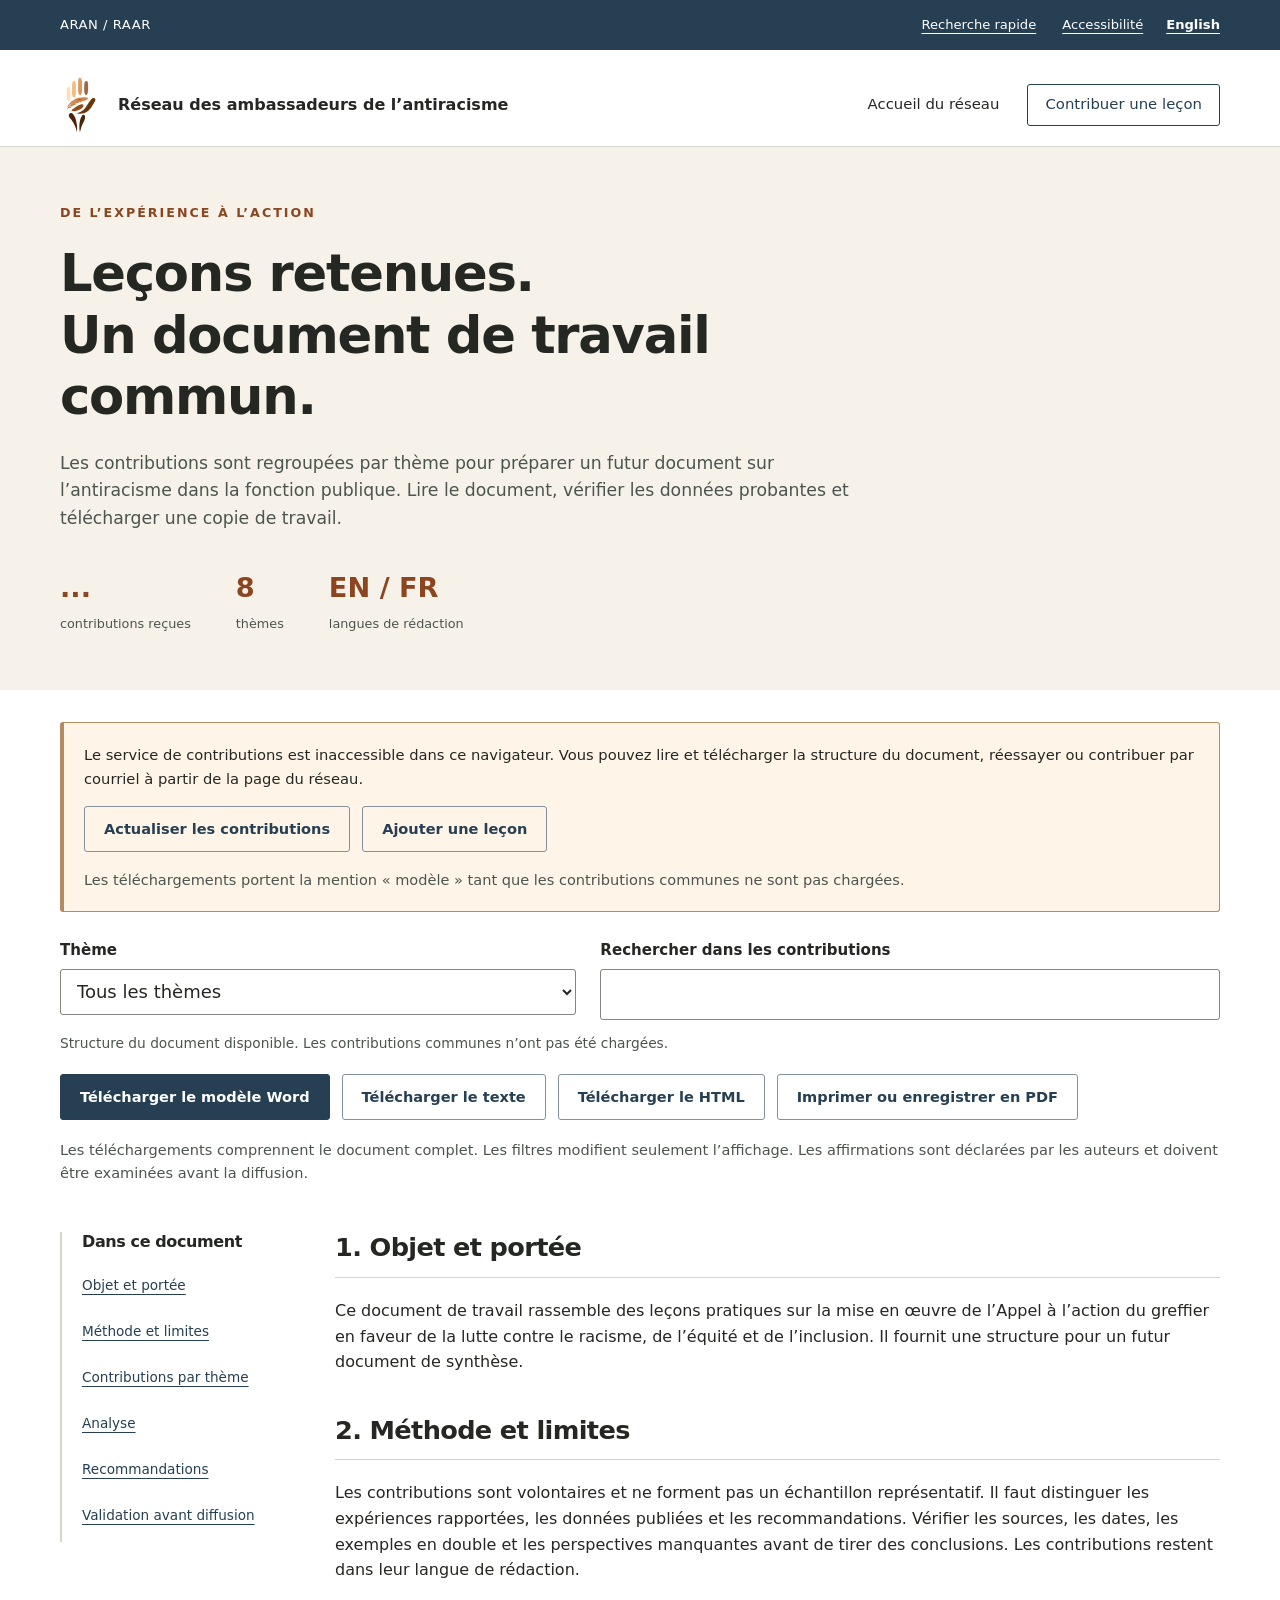
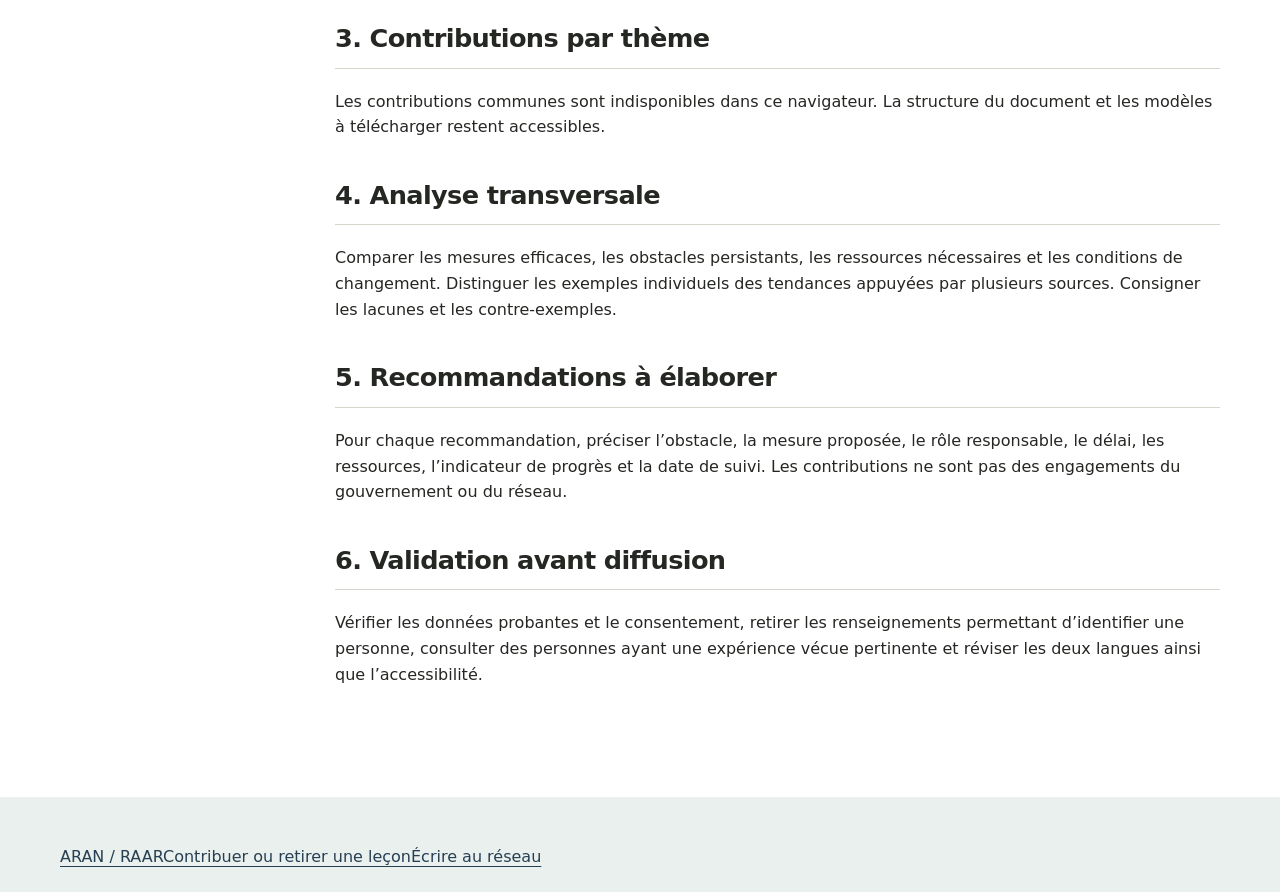
<file: working-draft-fr.html>
<!doctype html>
<html lang="fr"><head><meta charset="utf-8"><meta name="viewport" content="width=device-width,initial-scale=1"><meta name="description" content="Lire les contributions et télécharger le document de travail sur les leçons retenues."><title>Document de travail sur les leçons retenues | RAAR</title><link rel="stylesheet" href="styles.css?v=20261107-5"><link rel="stylesheet" href="enhancements.css?v=20261107-5"><link rel="manifest" href="manifest.webmanifest"><meta name="theme-color" content="#263f53"><script src="shared.js?v=20261107-5" defer></script><script src="draft.js?v=20261107-5" defer></script><link rel="canonical" href="https://aranpublicservants-rgb.github.io/aran-raar/working-draft-fr.html"><link rel="alternate" hreflang="en" href="https://aranpublicservants-rgb.github.io/aran-raar/working-draft.html"><link rel="alternate" hreflang="fr" href="https://aranpublicservants-rgb.github.io/aran-raar/working-draft-fr.html"><link rel="icon" type="image/svg+xml" href="assets/aran-icon.svg"><meta property="og:title" content="Document de travail sur les leçons retenues | RAAR"><meta property="og:description" content="Lire les contributions et télécharger le document de travail sur les leçons retenues."><meta property="og:type" content="website"><meta property="og:url" content="https://aranpublicservants-rgb.github.io/aran-raar/working-draft-fr.html"><meta property="og:locale" content="fr_CA"><meta property="og:image" content="https://aranpublicservants-rgb.github.io/aran-raar/assets/og-aran-fr.png"><meta property="og:image:width" content="1200"><meta property="og:image:height" content="630"><meta property="og:image:alt" content="Logo et nom du Réseau des ambassadeurs de l’antiracisme."><meta name="twitter:card" content="summary_large_image"><link rel="stylesheet" href="site-v3.css?v=20261107-5"><script src="ui.js?v=20261107-5" defer></script></head><body data-page="draft"><a href="#main" class="skip"><span data-lang="fr" lang="fr">Passer au contenu principal</span></a><div class="identity-line"><div class="container identity-inner"><span>ARAN / RAAR</span><div class="utility-actions"><button type="button" class="utility-button" data-open-search><span data-lang="fr" lang="fr">Recherche rapide</span></button><button type="button" class="utility-button" data-open-access><span data-lang="fr" lang="fr">Accessibilité</span></button></div><a id="language-link" href="working-draft.html?v=20261107-5" lang="en" hreflang="en">English</a></div></div><header class="site-header"><div class="container header-inner"><a class="brand" href="fr.html?v=20261107-5"><img class="brand-mark" src="assets/aran-logo.svg" alt="" width="52" height="56"><span><span data-lang="fr" lang="fr">Réseau des ambassadeurs de l’antiracisme</span></span></a><nav aria-label="Menu principal" data-aria-en="Main" data-aria-fr="Menu principal"><a href="fr.html?v=20261107-5"><span data-lang="fr" lang="fr">Accueil du réseau</span></a><a href="fr.html?v=20261107-5#lessons" class="nav-action"><span data-lang="fr" lang="fr">Contribuer une leçon</span></a></nav></div></header><main id="main" tabindex="-1"><section class="section draft-hero"><div class="container"><p class="eyebrow"><span data-lang="fr" lang="fr">De l’expérience à l’action</span></p><h1><span data-lang="fr" lang="fr">Leçons retenues.<br>Un document de travail commun.</span></h1><p class="draft-lead"><span data-lang="fr" lang="fr">Les contributions sont regroupées par thème pour préparer un futur document sur l’antiracisme dans la fonction publique. Lire le document, vérifier les données probantes et télécharger une copie de travail.</span></p><div class="draft-stat-row"><div><span id="draft-total">...</span><p><span data-lang="fr" lang="fr">contributions reçues</span></p></div><div><span>8</span><p><span data-lang="fr" lang="fr">thèmes</span></p></div><div><span>EN / FR</span><p><span data-lang="fr" lang="fr">langues de rédaction</span></p></div></div></div></section><div class="container"><div class="connection-panel" id="draft-connection"><p role="status" id="draft-status"><span data-lang="fr" lang="fr">Chargement des contributions communes…</span></p><div class="actions"><button type="button" id="reload-draft" class="button secondary"><span data-lang="fr" lang="fr">Actualiser les contributions</span></button><a href="fr.html?v=20261107-5#lessons" class="button secondary"><span data-lang="fr" lang="fr">Ajouter une leçon</span></a></div><p id="draft-updated" class="hint"></p></div><div class="draft-toolbar"><div class="field"><label for="draft-theme"><span data-lang="fr" lang="fr">Thème</span></label><select id="draft-theme"><option value="all" data-option-en="All themes" data-option-fr="Tous les thèmes">Tous les thèmes</option><option value="accountability" data-option-en="Leadership and accountability" data-option-fr="Leadership et responsabilisation">Leadership et responsabilisation</option><option value="staffing" data-option-en="Hiring and career development" data-option-fr="Embauche et perfectionnement professionnel">Embauche et perfectionnement professionnel</option><option value="data" data-option-en="Data and measurement" data-option-fr="Données et mesure des progrès">Données et mesure des progrès</option><option value="networks" data-option-en="Employee networks and participation" data-option-fr="Réseaux et participation des employés">Réseaux et participation des employés</option><option value="learning" data-option-en="Learning and workplace culture" data-option-fr="Apprentissage et culture au travail">Apprentissage et culture au travail</option><option value="accessibility" data-option-en="Accessibility and intersecting barriers" data-option-fr="Accessibilité et obstacles intersectionnels">Accessibilité et obstacles intersectionnels</option><option value="language" data-option-en="Language and regional access" data-option-fr="Langues et accès en région">Langues et accès en région</option><option value="other" data-option-en="Other practical improvements" data-option-fr="Autres améliorations concrètes">Autres améliorations concrètes</option></select></div><div class="field"><label for="draft-search"><span data-lang="fr" lang="fr">Rechercher dans les contributions</span></label><input type="search" id="draft-search"></div></div><p id="draft-filter-count" role="status"></p><div class="actions draft-downloads"><button id="download-docx" type="button" class="button primary"><span data-lang="fr" lang="fr">Télécharger le document Word</span></button><button id="download-markdown" type="button" class="button secondary"><span data-lang="fr" lang="fr">Télécharger le texte</span></button><button id="download-html" type="button" class="button secondary"><span data-lang="fr" lang="fr">Télécharger le HTML</span></button><button id="print-draft" type="button" class="button secondary"><span data-lang="fr" lang="fr">Imprimer ou enregistrer en PDF</span></button></div><p class="hint"><span data-lang="fr" lang="fr">Les téléchargements comprennent le document complet. Les filtres modifient seulement l’affichage. Les affirmations sont déclarées par les auteurs et doivent être examinées avant la diffusion.</span></p><div class="draft-layout"><nav class="draft-contents" aria-label="Sommaire du document" data-aria-en="Draft contents" data-aria-fr="Sommaire du document"><h2><span data-lang="fr" lang="fr">Dans ce document</span></h2><a href="#purpose"><span data-lang="fr" lang="fr">Objet et portée</span></a><a href="#method"><span data-lang="fr" lang="fr">Méthode et limites</span></a><a href="#contributions"><span data-lang="fr" lang="fr">Contributions par thème</span></a><a href="#analysis"><span data-lang="fr" lang="fr">Analyse</span></a><a href="#recommendations"><span data-lang="fr" lang="fr">Recommandations</span></a><a href="#review"><span data-lang="fr" lang="fr">Validation avant diffusion</span></a></nav><article id="draft-document" class="draft-document"><section id="purpose"><h2><span data-lang="fr" lang="fr">1. Objet et portée</span></h2><p><span data-lang="fr" lang="fr">Ce document de travail rassemble des leçons pratiques sur la mise en œuvre de l’Appel à l’action du greffier en faveur de la lutte contre le racisme, de l’équité et de l’inclusion. Il fournit une structure pour un futur document de synthèse.</span></p></section><section id="method"><h2><span data-lang="fr" lang="fr">2. Méthode et limites</span></h2><p><span data-lang="fr" lang="fr">Les contributions sont volontaires et ne forment pas un échantillon représentatif. Il faut distinguer les expériences rapportées, les données publiées et les recommandations. Vérifier les sources, les dates, les exemples en double et les perspectives manquantes avant de tirer des conclusions. Les contributions restent dans leur langue de rédaction.</span></p></section><section id="contributions"><h2><span data-lang="fr" lang="fr">3. Contributions par thème</span></h2><div id="draft-contributions"><p><span data-lang="fr" lang="fr">Les contributions communes paraîtront ici après la vérification de la connexion.</span></p></div></section><section id="analysis"><h2><span data-lang="fr" lang="fr">4. Analyse transversale</span></h2><p><span data-lang="fr" lang="fr">Comparer les mesures efficaces, les obstacles persistants, les ressources nécessaires et les conditions de changement. Distinguer les exemples individuels des tendances appuyées par plusieurs sources. Consigner les lacunes et les contre-exemples.</span></p></section><section id="recommendations"><h2><span data-lang="fr" lang="fr">5. Recommandations à élaborer</span></h2><p><span data-lang="fr" lang="fr">Pour chaque recommandation, préciser l’obstacle, la mesure proposée, le rôle responsable, le délai, les ressources, l’indicateur de progrès et la date de suivi. Les contributions ne sont pas des engagements du gouvernement ou du réseau.</span></p></section><section id="review"><h2><span data-lang="fr" lang="fr">6. Validation avant diffusion</span></h2><p><span data-lang="fr" lang="fr">Vérifier les données probantes et le consentement, retirer les renseignements permettant d’identifier une personne, consulter des personnes ayant une expérience vécue pertinente et réviser les deux langues ainsi que l’accessibilité.</span></p></section></article></div></div></main><footer><div class="container footer-main"><a href="fr.html?v=20261107-5">ARAN / RAAR</a><a href="fr.html?v=20261107-5#lessons"><span data-lang="fr" lang="fr">Contribuer ou retirer une leçon</span></a><a href="mailto:aranpublicservants@gmail.com"><span data-lang="fr" lang="fr">Écrire au réseau</span></a></div></footer><div id="global-status" class="sr-only" role="status"></div><dialog id="access-dialog" aria-labelledby="access-title"><div class="dialog-heading"><h2 id="access-title"><span data-lang="fr" lang="fr">Lecture et accessibilité</span></h2><button class="button secondary" type="button" data-close-dialog><span data-lang="fr" lang="fr">Fermer</span></button></div><p class="hint"><span data-lang="fr" lang="fr">Choisir les options utiles. Vos préférences sont enregistrées sur cet appareil lorsque le navigateur le permet.</span></p><div class="field"><label for="text-size"><span data-lang="fr" lang="fr">Taille du texte</span></label><select id="text-size"><option value="1" data-option-en="Standard" data-option-fr="Normale">Normale</option><option value="1.15" data-option-en="Larger" data-option-fr="Grande">Grande</option><option value="1.3" data-option-en="Extra large" data-option-fr="Très grande">Très grande</option><option value="1.5" data-option-en="150%" data-option-fr="150 %">150 %</option><option value="2" data-option-en="200%" data-option-fr="200 %">200 %</option></select></div><div class="preference-list"><label class="preference"><input type="checkbox" id="high-contrast"><span><span data-lang="fr" lang="fr">Contraste élevé</span></span></label><label class="preference"><input type="checkbox" id="text-spacing"><span><span data-lang="fr" lang="fr">Espacement accru du texte</span></span></label><label class="preference"><input type="checkbox" id="reading-mode"><span><span data-lang="fr" lang="fr">Mise en page de lecture simplifiée</span></span></label><label class="preference"><input type="checkbox" id="underline-links"><span><span data-lang="fr" lang="fr">Souligner tous les liens</span></span></label><label class="preference"><input type="checkbox" id="reduce-motion"><span><span data-lang="fr" lang="fr">Réduire les mouvements</span></span></label></div><div class="audio-controls"><h3><span data-lang="fr" lang="fr">Écouter cette page</span></h3><p class="hint"><span data-lang="fr" lang="fr">Lit le texte public de la page. Les réponses aux formulaires et les codes de retrait sont exclus. Les voix disponibles dépendent du navigateur.</span></p><div class="actions"><button class="button primary" id="read-aloud" type="button"><span data-lang="fr" lang="fr">Lire à voix haute</span></button><button class="button secondary" id="pause-reading" type="button"><span data-lang="fr" lang="fr">Pause / reprise</span></button><button class="button secondary" id="stop-reading" type="button"><span data-lang="fr" lang="fr">Arrêter</span></button></div><p id="audio-status" role="status"></p></div><details><summary><span data-lang="fr" lang="fr">Aide au clavier</span></summary><p><span data-lang="fr" lang="fr">Utiliser Tab et Maj+Tab pour parcourir les commandes. Entrée ou Espace active une commande. Échap ferme une fenêtre. Ctrl+K ou Commande+K ouvre la recherche rapide. Dans les résultats, utiliser les flèches Haut et Bas, puis Entrée. Le zoom du navigateur reste disponible.</span></p></details><div class="actions"><button class="button secondary" id="reset-preferences" type="button"><span data-lang="fr" lang="fr">Réinitialiser les préférences</span></button></div><p id="preference-status" role="status"></p></dialog><dialog id="search-dialog" aria-labelledby="search-title"><div class="dialog-heading"><h2 id="search-title"><span data-lang="fr" lang="fr">Trouver une ressource ou une action</span></h2><button class="button secondary" type="button" data-close-dialog><span data-lang="fr" lang="fr">Fermer</span></button></div><div class="field"><label for="quick-search"><span data-lang="fr" lang="fr">Rechercher dans le site du réseau</span></label><input id="quick-search" type="search" autocomplete="off" aria-controls="quick-results"><p class="hint"><span data-lang="fr" lang="fr">Rechercher des ressources, le bénévolat, les leçons, les modèles ou les coordonnées.</span></p></div><p id="quick-count" role="status"></p><ul id="quick-results" class="quick-results"></ul></dialog><div class="offline-notice" id="offline-notice" role="status" hidden><span data-lang="fr" lang="fr">Vous êtes hors ligne. Les pages enregistrées restent accessibles après une visite précédente. L’envoi d’une contribution et l’ouverture de sites externes nécessitent une connexion.</span></div><button type="button" class="floating-top" id="floating-top" hidden><span data-lang="fr" lang="fr">Haut de la page</span></button><script type="application/json" id="resource-catalog">[{"id": "0", "en": "GC Equity", "fr": "Équité au GC", "descriptionEn": "Explore published federal employment equity data and prepare sourced briefings.", "descriptionFr": "Explorer les données publiées sur l’équité en matière d’emploi et préparer des notes avec leurs sources.", "category": "data", "url": "https://aranpublicservants-rgb.github.io/GC-Equity-Equite-GC/", "group": "data", "topic": "equity", "level": "federal", "format": "interactive", "languages": "en fr"}, {"id": "1", "en": "Indigenous public servants", "fr": "Fonctionnaires autochtones", "descriptionEn": "Explore representation and workplace experience, including First Nations, Métis and Inuit results.", "descriptionFr": "Explorer la représentation et l’expérience au travail, y compris les résultats sur les Premières Nations, les Métis et les Inuit.", "category": "data", "url": "https://aranpublicservants-rgb.github.io/Indigenous-GC---GC-Autochtone/", "group": "data", "topic": "indigenous", "level": "federal", "format": "interactive", "languages": "en fr"}, {"id": "2", "en": "Black public servants", "fr": "Fonctionnaires noirs", "descriptionEn": "Find published data about Black employees in the federal public service.", "descriptionFr": "Consulter les données publiées sur les employés noirs de la fonction publique fédérale.", "category": "data", "url": "https://aranpublicservants-rgb.github.io/Black-Public-Servants---Fonctionnaires-noirs/", "group": "data", "topic": "black", "level": "federal", "format": "interactive", "languages": "en fr"}, {"id": "3", "en": "Public servants with disabilities", "fr": "Fonctionnaires en situation de handicap", "descriptionEn": "Review employment equity data and results from the 2024 employee survey.", "descriptionFr": "Consulter les données sur l’équité en matière d’emploi et les résultats du sondage de 2024.", "category": "data", "url": "https://aranpublicservants-rgb.github.io/Accessibility-and-Inclusion-Accessibilit-et-inclusion/", "group": "data", "topic": "accessibility", "level": "federal", "format": "interactive", "languages": "en fr"}, {"id": "4", "en": "Filipino public servants", "fr": "Fonctionnaires philippins", "descriptionEn": "Explore published data on representation, careers, pay and workplace experience.", "descriptionFr": "Explorer les données publiées sur la représentation, les carrières, la rémunération et l’expérience au travail.", "category": "data", "url": "https://aranpublicservants-rgb.github.io/Filipino-Public-Servants-Fonctionnaires-Philippins/", "group": "data", "topic": "filipino", "level": "federal", "format": "interactive", "languages": "en fr"}, {"id": "5", "en": "Women in the federal public service", "fr": "Femmes dans la fonction publique fédérale", "descriptionEn": "Explore representation and intersecting barriers in staffing, promotions, pay and workplace experience.", "descriptionFr": "Explorer la représentation et les obstacles intersectionnels liés à la dotation, aux promotions, à la rémunération et au travail.", "category": "data", "url": "https://aranpublicservants-rgb.github.io/GC-Equity-Equite-GC/women-femmes/", "group": "data", "topic": "women", "level": "federal", "format": "interactive", "languages": "en fr"}, {"id": "6", "en": "Racialized Executives Network", "fr": "Réseau des cadres racialisés", "descriptionEn": "Find network information and evidence on representation, career progression and workplace experience.", "descriptionFr": "Consulter les renseignements sur le réseau et les données sur la représentation, le cheminement professionnel et l’expérience au travail.", "category": "networks", "url": "https://aranpublicservants-rgb.github.io/aran-raar/racialized-executives/", "group": "networks", "topic": "racialized", "level": "federal", "format": "webpage", "languages": "en fr"}, {"id": "7", "en": "2024 employee survey explorer", "fr": "Explorateur du sondage de 2024", "descriptionEn": "Compare results across branches and equity groups.", "descriptionFr": "Comparer les résultats selon les directions générales et les groupes d’équité.", "category": "data", "url": "https://aranpublicservants-rgb.github.io/pses-2024-branch.html/", "group": "data", "topic": "survey", "level": "federal", "format": "interactive", "languages": "en fr"}, {"id": "8", "en": "From exclusion to accountability", "fr": "De l’exclusion à la responsabilisation", "descriptionEn": "Read a documented history of equity, antiracism, inclusion and accessibility in Canada’s public service.", "descriptionFr": "Lire une histoire documentée de l’équité, de l’antiracisme, de l’inclusion et de l’accessibilité dans la fonction publique canadienne.", "category": "history", "url": "https://aranpublicservants-rgb.github.io/GC-Equity-History-Histoire-de-l-equite-au-GC/", "group": "policy", "topic": "history", "level": "federal", "format": "interactive", "languages": "en fr"}, {"id": "9", "en": "Departmental plans, 2026–27", "fr": "Plans ministériels de 2026–2027", "descriptionEn": "Compare references to equity terms in federal departmental plans. Sort, filter and download the results.", "descriptionFr": "Comparer les mentions de termes liés à l’équité dans les plans ministériels. Trier, filtrer et télécharger les résultats.", "category": "policy", "url": "https://aranpublicservants-rgb.github.io/GC-Equity-Equite-GC/departmental-plans-2026-27/", "group": "policy", "topic": "policy", "level": "federal", "format": "interactive", "languages": "en fr"}, {"id": "10", "category": "networks", "en": "GC diversity networks directory", "fr": "Répertoire des réseaux de la diversité du GC", "descriptionEn": "Find public-service employee networks and their community pages.", "descriptionFr": "Trouver des réseaux d’employés et leurs pages communautaires.", "url": "https://wiki.gccollab.ca/GC_Diversity_Networks_-_R%C3%A9seaux_de_la-diversit%C3%A9-du_GC", "group": "networks", "topic": "networks", "level": "federal", "format": "directory", "languages": "en"}, {"id": "11", "category": "networks", "en": "ARAN community resource library", "fr": "Bibliothèque de ressources du réseau", "descriptionEn": "Browse resources shared by the ARAN community.", "descriptionFr": "Parcourir les ressources partagées par la communauté du réseau.", "url": "https://trello.com/b/jvPOpcye/aran-community-resource-library", "group": "networks", "topic": "equity", "level": "municipal provincial territorial federal", "format": "directory", "languages": "mixed"}, {"id": "12", "category": "policy", "en": "Employment Equity Act review recommendations", "fr": "Recommandations sur l’examen de la Loi sur l’équité en matière d’emploi", "descriptionEn": "Read the network’s consolidated recommendations for the review.", "descriptionFr": "Lire les recommandations regroupées du réseau pour cet examen.", "url": "https://wiki.gccollab.ca/ARAN_Employment_Equity_Act_Review", "group": "policy", "topic": "policy", "level": "federal", "format": "webpage", "languages": "en"}, {"id": "13", "category": "policy", "en": "Letter to the Clerk, November 2021", "fr": "Lettre au greffier, novembre 2021", "descriptionEn": "Read the network’s letter about anti-racism in the public service.", "descriptionFr": "Lire la lettre du réseau sur l’antiracisme dans la fonction publique.", "url": "https://wiki.gccollab.ca/ARAN_Letter_to_the_Clerk", "group": "policy", "topic": "policy", "level": "federal", "format": "webpage", "languages": "en"}, {"id": "14", "category": "policy", "en": "Clerk’s Call to Action", "fr": "Appel à l’action du greffier", "descriptionEn": "Read the official call to advance anti-racism, equity and inclusion.", "descriptionFr": "Lire l’appel officiel pour faire progresser la lutte contre le racisme, l’équité et l’inclusion.", "url": "https://www.canada.ca/en/privy-council/corporate/clerk/call-to-action-anti-racism-equity-inclusion-federal-public-service.html", "urlFr": "https://www.canada.ca/fr/conseil-prive/organisation/greffier/appel-action-faveur-lutte-contre-racisme-equite-inclusion-fonction-publique-federale.html", "group": "policy", "topic": "policy", "level": "federal", "format": "webpage", "languages": "en fr"}]</script><noscript><p class="container notice"><span data-lang="fr" lang="fr">Activer JavaScript pour charger les contributions communes et créer les téléchargements. Vous pouvez lire la structure du document ci-dessus ou écrire au réseau.</span></p></noscript></body></html>
</file>
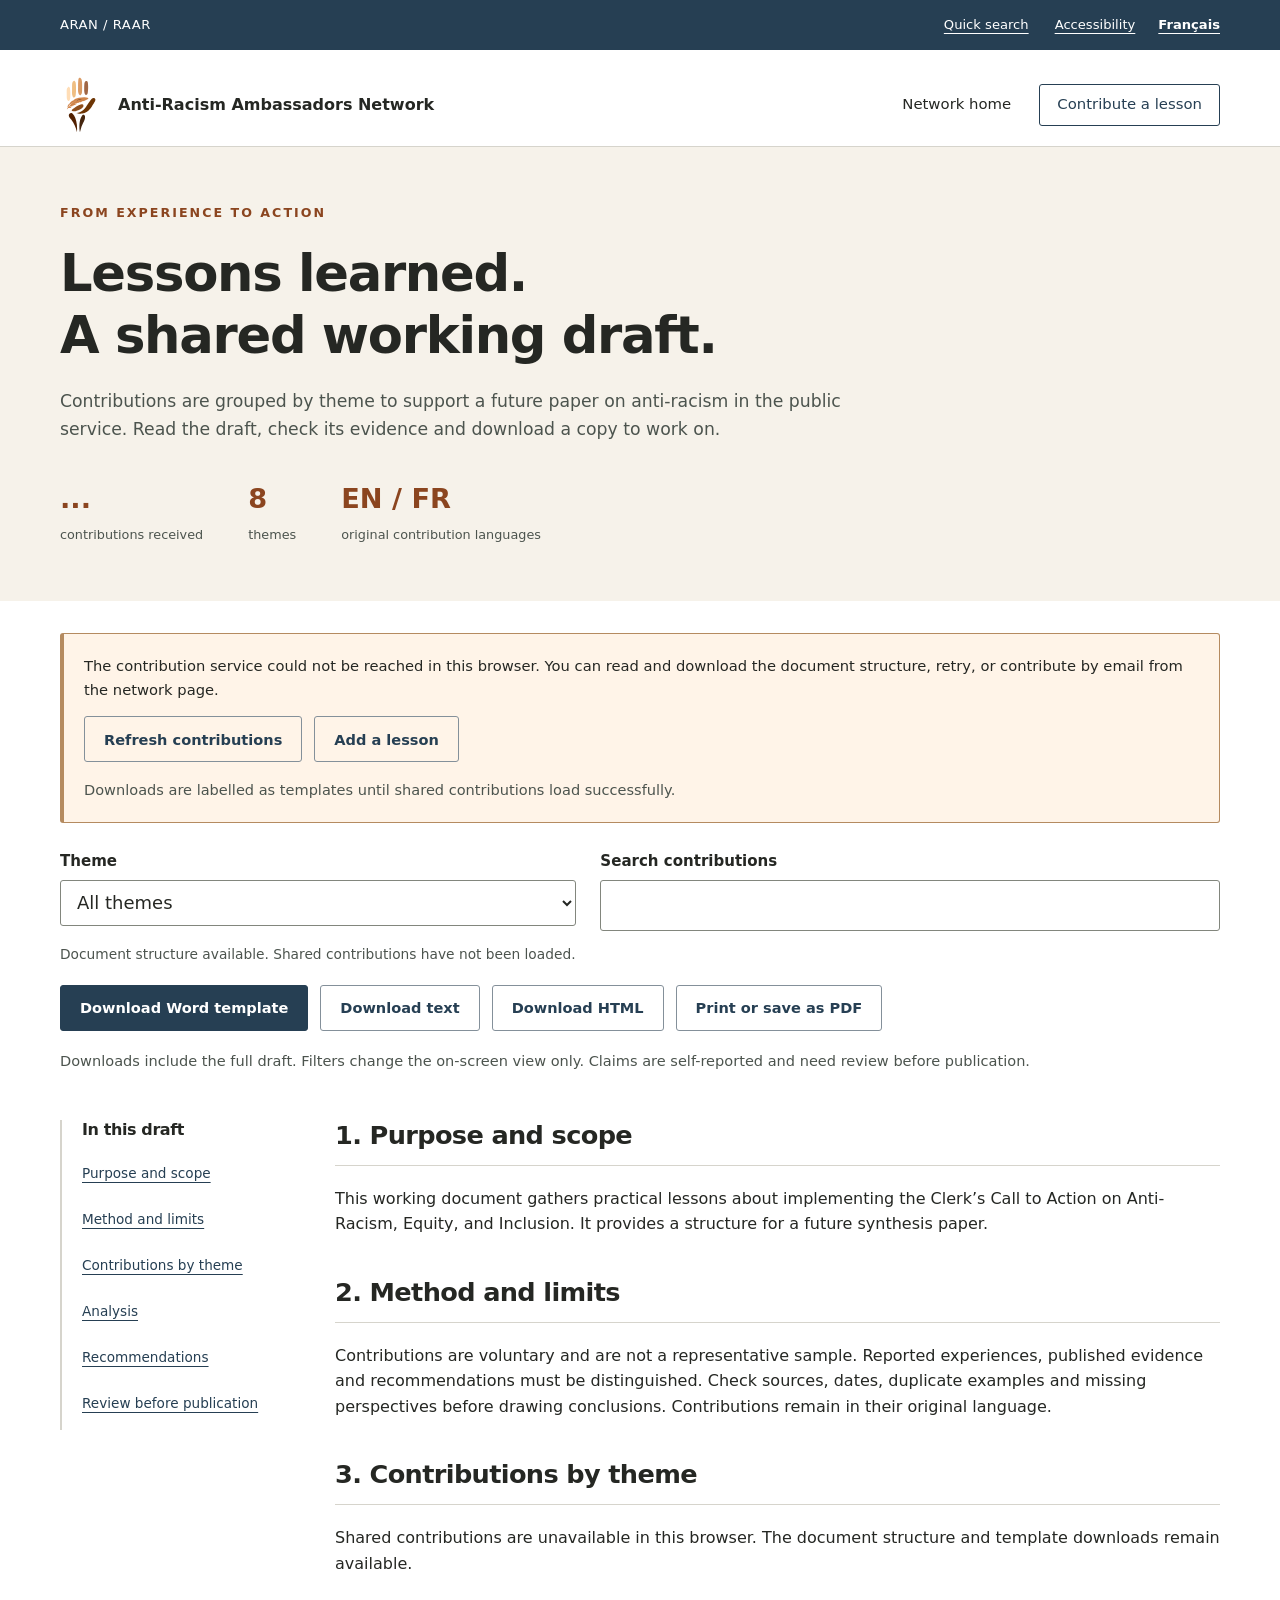
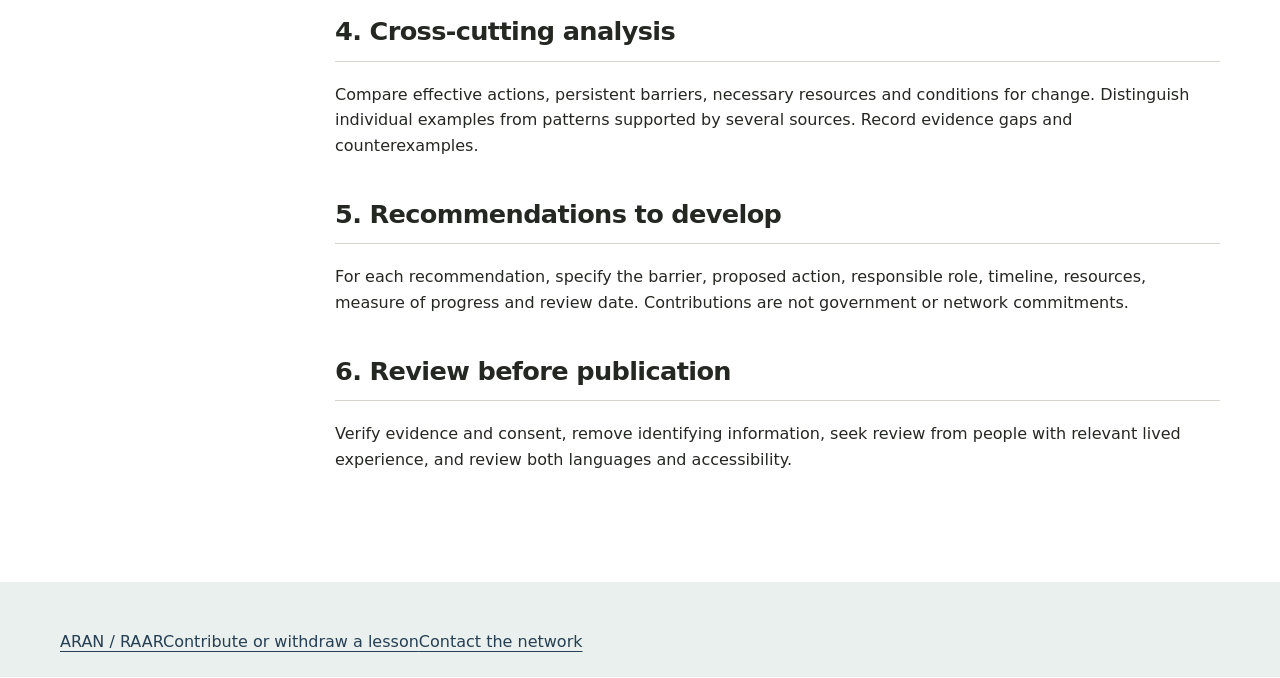
<file: working-draft.html>
<!doctype html>
<html lang="en"><head><meta charset="utf-8"><meta name="viewport" content="width=device-width,initial-scale=1"><meta name="description" content="Read contributions and download the shared lessons learned working draft."><title>Lessons learned working draft | ARAN</title><link rel="stylesheet" href="styles.css?v=20261107-5"><link rel="stylesheet" href="enhancements.css?v=20261107-5"><link rel="manifest" href="manifest.webmanifest"><meta name="theme-color" content="#263f53"><script src="shared.js?v=20261107-5" defer></script><script src="draft.js?v=20261107-5" defer></script><link rel="canonical" href="https://aranpublicservants-rgb.github.io/aran-raar/working-draft.html"><link rel="alternate" hreflang="en" href="https://aranpublicservants-rgb.github.io/aran-raar/working-draft.html"><link rel="alternate" hreflang="fr" href="https://aranpublicservants-rgb.github.io/aran-raar/working-draft-fr.html"><link rel="icon" type="image/svg+xml" href="assets/aran-icon.svg"><meta property="og:title" content="Lessons learned working draft | ARAN"><meta property="og:description" content="Read contributions and download the shared lessons learned working draft."><meta property="og:type" content="website"><meta property="og:url" content="https://aranpublicservants-rgb.github.io/aran-raar/working-draft.html"><meta property="og:locale" content="en_CA"><meta property="og:image" content="https://aranpublicservants-rgb.github.io/aran-raar/assets/og-aran-en.png"><meta property="og:image:width" content="1200"><meta property="og:image:height" content="630"><meta property="og:image:alt" content="Anti-Racism Ambassadors Network logo and name."><meta name="twitter:card" content="summary_large_image"><link rel="stylesheet" href="site-v3.css?v=20261107-5"><script src="ui.js?v=20261107-5" defer></script></head><body data-page="draft"><a href="#main" class="skip"><span data-lang="en" lang="en">Skip to main content</span></a><div class="identity-line"><div class="container identity-inner"><span>ARAN / RAAR</span><div class="utility-actions"><button type="button" class="utility-button" data-open-search><span data-lang="en" lang="en">Quick search</span></button><button type="button" class="utility-button" data-open-access><span data-lang="en" lang="en">Accessibility</span></button></div><a id="language-link" href="working-draft-fr.html?v=20261107-5" lang="fr" hreflang="fr">Français</a></div></div><header class="site-header"><div class="container header-inner"><a class="brand" href="index.html?v=20261107-5"><img class="brand-mark" src="assets/aran-logo.svg" alt="" width="52" height="56"><span><span data-lang="en" lang="en">Anti-Racism Ambassadors Network</span></span></a><nav aria-label="Main" data-aria-en="Main" data-aria-fr="Menu principal"><a href="index.html?v=20261107-5"><span data-lang="en" lang="en">Network home</span></a><a href="index.html?v=20261107-5#lessons" class="nav-action"><span data-lang="en" lang="en">Contribute a lesson</span></a></nav></div></header><main id="main" tabindex="-1"><section class="section draft-hero"><div class="container"><p class="eyebrow"><span data-lang="en" lang="en">From experience to action</span></p><h1><span data-lang="en" lang="en">Lessons learned.<br>A shared working draft.</span></h1><p class="draft-lead"><span data-lang="en" lang="en">Contributions are grouped by theme to support a future paper on anti-racism in the public service. Read the draft, check its evidence and download a copy to work on.</span></p><div class="draft-stat-row"><div><span id="draft-total">...</span><p><span data-lang="en" lang="en">contributions received</span></p></div><div><span>8</span><p><span data-lang="en" lang="en">themes</span></p></div><div><span>EN / FR</span><p><span data-lang="en" lang="en">original contribution languages</span></p></div></div></div></section><div class="container"><div class="connection-panel" id="draft-connection"><p role="status" id="draft-status"><span data-lang="en" lang="en">Loading the shared contributions…</span></p><div class="actions"><button type="button" id="reload-draft" class="button secondary"><span data-lang="en" lang="en">Refresh contributions</span></button><a href="index.html?v=20261107-5#lessons" class="button secondary"><span data-lang="en" lang="en">Add a lesson</span></a></div><p id="draft-updated" class="hint"></p></div><div class="draft-toolbar"><div class="field"><label for="draft-theme"><span data-lang="en" lang="en">Theme</span></label><select id="draft-theme"><option value="all" data-option-en="All themes" data-option-fr="Tous les thèmes">All themes</option><option value="accountability" data-option-en="Leadership and accountability" data-option-fr="Leadership et responsabilisation">Leadership and accountability</option><option value="staffing" data-option-en="Hiring and career development" data-option-fr="Embauche et perfectionnement professionnel">Hiring and career development</option><option value="data" data-option-en="Data and measurement" data-option-fr="Données et mesure des progrès">Data and measurement</option><option value="networks" data-option-en="Employee networks and participation" data-option-fr="Réseaux et participation des employés">Employee networks and participation</option><option value="learning" data-option-en="Learning and workplace culture" data-option-fr="Apprentissage et culture au travail">Learning and workplace culture</option><option value="accessibility" data-option-en="Accessibility and intersecting barriers" data-option-fr="Accessibilité et obstacles intersectionnels">Accessibility and intersecting barriers</option><option value="language" data-option-en="Language and regional access" data-option-fr="Langues et accès en région">Language and regional access</option><option value="other" data-option-en="Other practical improvements" data-option-fr="Autres améliorations concrètes">Other practical improvements</option></select></div><div class="field"><label for="draft-search"><span data-lang="en" lang="en">Search contributions</span></label><input type="search" id="draft-search"></div></div><p id="draft-filter-count" role="status"></p><div class="actions draft-downloads"><button id="download-docx" type="button" class="button primary"><span data-lang="en" lang="en">Download Word draft</span></button><button id="download-markdown" type="button" class="button secondary"><span data-lang="en" lang="en">Download text</span></button><button id="download-html" type="button" class="button secondary"><span data-lang="en" lang="en">Download HTML</span></button><button id="print-draft" type="button" class="button secondary"><span data-lang="en" lang="en">Print or save as PDF</span></button></div><p class="hint"><span data-lang="en" lang="en">Downloads include the full draft. Filters change the on-screen view only. Claims are self-reported and need review before publication.</span></p><div class="draft-layout"><nav class="draft-contents" aria-label="Draft contents" data-aria-en="Draft contents" data-aria-fr="Sommaire du document"><h2><span data-lang="en" lang="en">In this draft</span></h2><a href="#purpose"><span data-lang="en" lang="en">Purpose and scope</span></a><a href="#method"><span data-lang="en" lang="en">Method and limits</span></a><a href="#contributions"><span data-lang="en" lang="en">Contributions by theme</span></a><a href="#analysis"><span data-lang="en" lang="en">Analysis</span></a><a href="#recommendations"><span data-lang="en" lang="en">Recommendations</span></a><a href="#review"><span data-lang="en" lang="en">Review before publication</span></a></nav><article id="draft-document" class="draft-document"><section id="purpose"><h2><span data-lang="en" lang="en">1. Purpose and scope</span></h2><p><span data-lang="en" lang="en">This working document gathers practical lessons about implementing the Clerk’s Call to Action on Anti-Racism, Equity, and Inclusion. It provides a structure for a future synthesis paper.</span></p></section><section id="method"><h2><span data-lang="en" lang="en">2. Method and limits</span></h2><p><span data-lang="en" lang="en">Contributions are voluntary and are not a representative sample. Reported experiences, published evidence and recommendations must be distinguished. Check sources, dates, duplicate examples and missing perspectives before drawing conclusions. Contributions remain in their original language.</span></p></section><section id="contributions"><h2><span data-lang="en" lang="en">3. Contributions by theme</span></h2><div id="draft-contributions"><p><span data-lang="en" lang="en">Shared contributions will appear here after the connection is checked.</span></p></div></section><section id="analysis"><h2><span data-lang="en" lang="en">4. Cross-cutting analysis</span></h2><p><span data-lang="en" lang="en">Compare effective actions, persistent barriers, necessary resources and conditions for change. Distinguish individual examples from patterns supported by several sources. Record evidence gaps and counterexamples.</span></p></section><section id="recommendations"><h2><span data-lang="en" lang="en">5. Recommendations to develop</span></h2><p><span data-lang="en" lang="en">For each recommendation, specify the barrier, proposed action, responsible role, timeline, resources, measure of progress and review date. Contributions are not government or network commitments.</span></p></section><section id="review"><h2><span data-lang="en" lang="en">6. Review before publication</span></h2><p><span data-lang="en" lang="en">Verify evidence and consent, remove identifying information, seek review from people with relevant lived experience, and review both languages and accessibility.</span></p></section></article></div></div></main><footer><div class="container footer-main"><a href="index.html?v=20261107-5">ARAN / RAAR</a><a href="index.html?v=20261107-5#lessons"><span data-lang="en" lang="en">Contribute or withdraw a lesson</span></a><a href="mailto:aranpublicservants@gmail.com"><span data-lang="en" lang="en">Contact the network</span></a></div></footer><div id="global-status" class="sr-only" role="status"></div><dialog id="access-dialog" aria-labelledby="access-title"><div class="dialog-heading"><h2 id="access-title"><span data-lang="en" lang="en">Reading and accessibility</span></h2><button class="button secondary" type="button" data-close-dialog><span data-lang="en" lang="en">Close</span></button></div><p class="hint"><span data-lang="en" lang="en">Choose what helps you. Your preferences are saved on this device when browser storage is available.</span></p><div class="field"><label for="text-size"><span data-lang="en" lang="en">Text size</span></label><select id="text-size"><option value="1" data-option-en="Standard" data-option-fr="Normale">Standard</option><option value="1.15" data-option-en="Larger" data-option-fr="Grande">Larger</option><option value="1.3" data-option-en="Extra large" data-option-fr="Très grande">Extra large</option><option value="1.5" data-option-en="150%" data-option-fr="150 %">150%</option><option value="2" data-option-en="200%" data-option-fr="200 %">200%</option></select></div><div class="preference-list"><label class="preference"><input type="checkbox" id="high-contrast"><span><span data-lang="en" lang="en">High contrast</span></span></label><label class="preference"><input type="checkbox" id="text-spacing"><span><span data-lang="en" lang="en">More text spacing</span></span></label><label class="preference"><input type="checkbox" id="reading-mode"><span><span data-lang="en" lang="en">Simpler reading layout</span></span></label><label class="preference"><input type="checkbox" id="underline-links"><span><span data-lang="en" lang="en">Underline all links</span></span></label><label class="preference"><input type="checkbox" id="reduce-motion"><span><span data-lang="en" lang="en">Reduce motion</span></span></label></div><div class="audio-controls"><h3><span data-lang="en" lang="en">Listen to this page</span></h3><p class="hint"><span data-lang="en" lang="en">Reads public page text. Form entries and withdrawal codes are excluded. Voice availability depends on your browser.</span></p><div class="actions"><button class="button primary" id="read-aloud" type="button"><span data-lang="en" lang="en">Read aloud</span></button><button class="button secondary" id="pause-reading" type="button"><span data-lang="en" lang="en">Pause / resume</span></button><button class="button secondary" id="stop-reading" type="button"><span data-lang="en" lang="en">Stop</span></button></div><p id="audio-status" role="status"></p></div><details><summary><span data-lang="en" lang="en">Keyboard help</span></summary><p><span data-lang="en" lang="en">Use Tab and Shift+Tab to move between controls. Enter or Space activates a control. Escape closes a dialog. Ctrl+K or Command+K opens quick search. In search results, use Up and Down, then Enter. Browser zoom remains available.</span></p></details><div class="actions"><button class="button secondary" id="reset-preferences" type="button"><span data-lang="en" lang="en">Reset preferences</span></button></div><p id="preference-status" role="status"></p></dialog><dialog id="search-dialog" aria-labelledby="search-title"><div class="dialog-heading"><h2 id="search-title"><span data-lang="en" lang="en">Find a resource or action</span></h2><button class="button secondary" type="button" data-close-dialog><span data-lang="en" lang="en">Close</span></button></div><div class="field"><label for="quick-search"><span data-lang="en" lang="en">Search the network website</span></label><input id="quick-search" type="search" autocomplete="off" aria-controls="quick-results"><p class="hint"><span data-lang="en" lang="en">Search resources, volunteering, lessons, templates or contact.</span></p></div><p id="quick-count" role="status"></p><ul id="quick-results" class="quick-results"></ul></dialog><div class="offline-notice" id="offline-notice" role="status" hidden><span data-lang="en" lang="en">You are offline. Saved site pages remain available after a previous visit. Sending a contribution and opening external websites require a connection.</span></div><button type="button" class="floating-top" id="floating-top" hidden><span data-lang="en" lang="en">Back to top</span></button><script type="application/json" id="resource-catalog">[{"id": "0", "en": "GC Equity", "fr": "Équité au GC", "descriptionEn": "Explore published federal employment equity data and prepare sourced briefings.", "descriptionFr": "Explorer les données publiées sur l’équité en matière d’emploi et préparer des notes avec leurs sources.", "category": "data", "url": "https://aranpublicservants-rgb.github.io/GC-Equity-Equite-GC/", "group": "data", "topic": "equity", "level": "federal", "format": "interactive", "languages": "en fr"}, {"id": "1", "en": "Indigenous public servants", "fr": "Fonctionnaires autochtones", "descriptionEn": "Explore representation and workplace experience, including First Nations, Métis and Inuit results.", "descriptionFr": "Explorer la représentation et l’expérience au travail, y compris les résultats sur les Premières Nations, les Métis et les Inuit.", "category": "data", "url": "https://aranpublicservants-rgb.github.io/Indigenous-GC---GC-Autochtone/", "group": "data", "topic": "indigenous", "level": "federal", "format": "interactive", "languages": "en fr"}, {"id": "2", "en": "Black public servants", "fr": "Fonctionnaires noirs", "descriptionEn": "Find published data about Black employees in the federal public service.", "descriptionFr": "Consulter les données publiées sur les employés noirs de la fonction publique fédérale.", "category": "data", "url": "https://aranpublicservants-rgb.github.io/Black-Public-Servants---Fonctionnaires-noirs/", "group": "data", "topic": "black", "level": "federal", "format": "interactive", "languages": "en fr"}, {"id": "3", "en": "Public servants with disabilities", "fr": "Fonctionnaires en situation de handicap", "descriptionEn": "Review employment equity data and results from the 2024 employee survey.", "descriptionFr": "Consulter les données sur l’équité en matière d’emploi et les résultats du sondage de 2024.", "category": "data", "url": "https://aranpublicservants-rgb.github.io/Accessibility-and-Inclusion-Accessibilit-et-inclusion/", "group": "data", "topic": "accessibility", "level": "federal", "format": "interactive", "languages": "en fr"}, {"id": "4", "en": "Filipino public servants", "fr": "Fonctionnaires philippins", "descriptionEn": "Explore published data on representation, careers, pay and workplace experience.", "descriptionFr": "Explorer les données publiées sur la représentation, les carrières, la rémunération et l’expérience au travail.", "category": "data", "url": "https://aranpublicservants-rgb.github.io/Filipino-Public-Servants-Fonctionnaires-Philippins/", "group": "data", "topic": "filipino", "level": "federal", "format": "interactive", "languages": "en fr"}, {"id": "5", "en": "Women in the federal public service", "fr": "Femmes dans la fonction publique fédérale", "descriptionEn": "Explore representation and intersecting barriers in staffing, promotions, pay and workplace experience.", "descriptionFr": "Explorer la représentation et les obstacles intersectionnels liés à la dotation, aux promotions, à la rémunération et au travail.", "category": "data", "url": "https://aranpublicservants-rgb.github.io/GC-Equity-Equite-GC/women-femmes/", "group": "data", "topic": "women", "level": "federal", "format": "interactive", "languages": "en fr"}, {"id": "6", "en": "Racialized Executives Network", "fr": "Réseau des cadres racialisés", "descriptionEn": "Find network information and evidence on representation, career progression and workplace experience.", "descriptionFr": "Consulter les renseignements sur le réseau et les données sur la représentation, le cheminement professionnel et l’expérience au travail.", "category": "networks", "url": "https://aranpublicservants-rgb.github.io/aran-raar/racialized-executives/", "group": "networks", "topic": "racialized", "level": "federal", "format": "webpage", "languages": "en fr"}, {"id": "7", "en": "2024 employee survey explorer", "fr": "Explorateur du sondage de 2024", "descriptionEn": "Compare results across branches and equity groups.", "descriptionFr": "Comparer les résultats selon les directions générales et les groupes d’équité.", "category": "data", "url": "https://aranpublicservants-rgb.github.io/pses-2024-branch.html/", "group": "data", "topic": "survey", "level": "federal", "format": "interactive", "languages": "en fr"}, {"id": "8", "en": "From exclusion to accountability", "fr": "De l’exclusion à la responsabilisation", "descriptionEn": "Read a documented history of equity, antiracism, inclusion and accessibility in Canada’s public service.", "descriptionFr": "Lire une histoire documentée de l’équité, de l’antiracisme, de l’inclusion et de l’accessibilité dans la fonction publique canadienne.", "category": "history", "url": "https://aranpublicservants-rgb.github.io/GC-Equity-History-Histoire-de-l-equite-au-GC/", "group": "policy", "topic": "history", "level": "federal", "format": "interactive", "languages": "en fr"}, {"id": "9", "en": "Departmental plans, 2026–27", "fr": "Plans ministériels de 2026–2027", "descriptionEn": "Compare references to equity terms in federal departmental plans. Sort, filter and download the results.", "descriptionFr": "Comparer les mentions de termes liés à l’équité dans les plans ministériels. Trier, filtrer et télécharger les résultats.", "category": "policy", "url": "https://aranpublicservants-rgb.github.io/GC-Equity-Equite-GC/departmental-plans-2026-27/", "group": "policy", "topic": "policy", "level": "federal", "format": "interactive", "languages": "en fr"}, {"id": "10", "category": "networks", "en": "GC diversity networks directory", "fr": "Répertoire des réseaux de la diversité du GC", "descriptionEn": "Find public-service employee networks and their community pages.", "descriptionFr": "Trouver des réseaux d’employés et leurs pages communautaires.", "url": "https://wiki.gccollab.ca/GC_Diversity_Networks_-_R%C3%A9seaux_de_la-diversit%C3%A9-du_GC", "group": "networks", "topic": "networks", "level": "federal", "format": "directory", "languages": "en"}, {"id": "11", "category": "networks", "en": "ARAN community resource library", "fr": "Bibliothèque de ressources du réseau", "descriptionEn": "Browse resources shared by the ARAN community.", "descriptionFr": "Parcourir les ressources partagées par la communauté du réseau.", "url": "https://trello.com/b/jvPOpcye/aran-community-resource-library", "group": "networks", "topic": "equity", "level": "municipal provincial territorial federal", "format": "directory", "languages": "mixed"}, {"id": "12", "category": "policy", "en": "Employment Equity Act review recommendations", "fr": "Recommandations sur l’examen de la Loi sur l’équité en matière d’emploi", "descriptionEn": "Read the network’s consolidated recommendations for the review.", "descriptionFr": "Lire les recommandations regroupées du réseau pour cet examen.", "url": "https://wiki.gccollab.ca/ARAN_Employment_Equity_Act_Review", "group": "policy", "topic": "policy", "level": "federal", "format": "webpage", "languages": "en"}, {"id": "13", "category": "policy", "en": "Letter to the Clerk, November 2021", "fr": "Lettre au greffier, novembre 2021", "descriptionEn": "Read the network’s letter about anti-racism in the public service.", "descriptionFr": "Lire la lettre du réseau sur l’antiracisme dans la fonction publique.", "url": "https://wiki.gccollab.ca/ARAN_Letter_to_the_Clerk", "group": "policy", "topic": "policy", "level": "federal", "format": "webpage", "languages": "en"}, {"id": "14", "category": "policy", "en": "Clerk’s Call to Action", "fr": "Appel à l’action du greffier", "descriptionEn": "Read the official call to advance anti-racism, equity and inclusion.", "descriptionFr": "Lire l’appel officiel pour faire progresser la lutte contre le racisme, l’équité et l’inclusion.", "url": "https://www.canada.ca/en/privy-council/corporate/clerk/call-to-action-anti-racism-equity-inclusion-federal-public-service.html", "urlFr": "https://www.canada.ca/fr/conseil-prive/organisation/greffier/appel-action-faveur-lutte-contre-racisme-equite-inclusion-fonction-publique-federale.html", "group": "policy", "topic": "policy", "level": "federal", "format": "webpage", "languages": "en fr"}]</script><noscript><p class="container notice"><span data-lang="en" lang="en">Enable JavaScript to load shared contributions and create downloads. You can read the document structure above or email the network.</span></p></noscript></body></html>
</file>
<file: styles.css>
:root{--ink:#252723;--muted:#595d58;--blue:#263f53;--copper:#8b451f;--cream:#f6f2ea;--line:#d6d4cc;--white:#fff;--error:#a22324;--focus:#bb5b16}*{box-sizing:border-box}html{scroll-behavior:auto;scroll-padding-top:110px}body{margin:0;color:var(--ink);background:var(--white);font:18px/1.6 system-ui,-apple-system,BlinkMacSystemFont,"Segoe UI",sans-serif}a{color:var(--blue);text-underline-offset:4px;text-decoration-thickness:1px}a:hover{text-decoration-thickness:2px;color:#142838}a:focus-visible,button:focus-visible,input:focus-visible,select:focus-visible,textarea:focus-visible,summary:focus-visible,[tabindex="-1"]:focus-visible{outline:3px solid var(--focus);outline-offset:4px}a:focus-visible{background:#fff2ce}button,input,select,textarea{font:inherit}button,a,input,select,textarea{touch-action:manipulation}[hidden]{display:none!important}.container{width:min(1160px,calc(100% - 64px));margin-inline:auto}.narrow{max-width:820px}h1,h2,h3{font-weight:650;line-height:1.15;letter-spacing:-.035em}h1{font-size:clamp(2.5rem,4.4vw,3.9rem);margin:20px 0 22px}h2{font-size:clamp(2rem,3.2vw,2.8rem);margin:0 0 24px}h3{font-size:1.33rem;letter-spacing:-.018em}p{margin:0 0 20px}p:last-child{margin-bottom:0}.skip{position:fixed;top:-120px;left:24px;z-index:100;background:#fff;padding:14px 20px;border:2px solid var(--blue)}.skip:focus{top:12px}.identity-line{background:var(--blue);color:white;font-size:.82rem;line-height:1.4}.identity-inner{display:flex;justify-content:space-between;gap:20px;padding-block:10px}.identity-line a{color:white;font-weight:650;white-space:nowrap}.site-header{border-bottom:1px solid var(--line);background:#fff;position:sticky;top:0;z-index:10}.header-inner{min-height:96px;display:flex;align-items:center;justify-content:space-between;gap:24px}.brand{display:flex;align-items:center;gap:16px;text-decoration:none;color:var(--ink);font-size:.96rem;line-height:1.25;font-weight:650}.brand-mark{width:52px;height:56px;object-fit:contain;background:#000;border-radius:2px}.brand-name{max-width:270px}.site-header nav{display:flex;align-items:center;gap:28px;font-size:.93rem}.site-header nav a{color:var(--ink);text-decoration:none;padding:12px 0}.site-header nav a:hover{text-decoration:underline}.site-header nav .nav-action{border:1px solid var(--blue);padding:8px 17px;border-radius:3px;color:var(--blue)}.hero{background:var(--cream);overflow:hidden}.hero-grid{display:grid;grid-template-columns:1.35fr .75fr;gap:80px;align-items:center;padding-block:64px 62px}.eyebrow{font-size:.79rem;text-transform:uppercase;letter-spacing:.16em;font-weight:700;color:var(--copper);margin:0 0 20px}.hero .eyebrow{margin:0}.accent{color:var(--copper)}.hero-summary{max-width:610px;font-size:1.12rem;line-height:1.6;color:#454b43}.hero-art{align-self:stretch;display:flex;flex-direction:column;align-items:center;justify-content:center;padding-top:0;position:relative}.hero-logo{width:242px;height:260px;object-fit:contain;background:#000;border-radius:3px;box-shadow:20px 20px 0 #e7ddce;max-width:100%}.hero-art p{margin-top:35px;font-size:.94rem;line-height:1.5;color:#59584c;text-align:center}.hero-note{margin-top:25px;font-size:.83rem;color:var(--muted)}.actions{display:flex;gap:12px;align-items:center;flex-wrap:wrap;margin-top:26px}.button{min-height:46px;display:inline-flex;align-items:center;justify-content:center;text-align:center;gap:8px;padding:11px 19px;border-radius:3px;text-decoration:none;font-size:.91rem;font-weight:650;line-height:1.45;cursor:pointer;border:1px solid transparent}.primary{color:#fff;background:var(--blue);border-color:var(--blue)}.primary:hover{color:#fff;background:#142b3e}.secondary{background:transparent;color:var(--blue);border-color:#84909a}.secondary:hover{background:#e8edf0;color:var(--blue)}.button:disabled{opacity:.6;cursor:wait}.task-strip{border-bottom:1px solid var(--line)}.task-grid{display:grid;grid-template-columns:repeat(4,1fr)}.task-grid a{font-size:.9rem;font-weight:600;padding:22px 18px;border-right:1px solid var(--line);text-decoration:none;display:flex;align-items:center}.task-grid a:first-child{padding-left:0}.task-grid a:last-child{border:0}.task-grid a:hover{text-decoration:underline}.section{padding:78px 0}.section-soft{background:var(--cream)}.split{display:grid;grid-template-columns:.85fr 1.25fr;gap:95px}.prose{font-size:1.02rem}.text-link{font-size:.94rem;font-weight:650}.work-grid{display:grid;grid-template-columns:repeat(3,1fr);gap:40px;margin-top:48px}.work-item{border-top:1px solid #b1aba0;padding-top:20px}.work-item h3{margin:8px 0 16px}.work-item p{font-size:.94rem;color:var(--muted)}.number{font-size:.75rem;color:var(--copper);letter-spacing:.1em}.section-intro{max-width:760px;margin-bottom:32px}.section-intro>p:not(.eyebrow){color:var(--muted)}.community-grid{display:grid;grid-template-columns:repeat(3,1fr);gap:22px}.community-card{padding:28px;background:#fff;border:1px solid var(--line);border-radius:3px;display:flex;flex-direction:column;align-items:flex-start}.community-card p{font-size:.94rem;color:var(--muted);flex:1}.community-card h3{margin:16px 0}.card-logo{width:36px;height:39px}.join-bottom{display:flex;flex-wrap:wrap;gap:14px 35px;margin-top:27px}.resource-tools{display:flex;gap:24px;align-items:flex-end;margin:32px 0 12px}.resource-tools .field{margin:0;flex:1}.resource-tools .field:last-child{flex:.55}label,legend{font-size:.94rem;font-weight:600}.field{margin-bottom:24px}.field>label{display:block;margin-bottom:7px}.field input,.field select,.field textarea{width:100%;background:#fff;color:var(--ink);border:1.5px solid #82867d;border-radius:3px;padding:10px 12px;min-height:46px}.field textarea{resize:vertical;min-height:110px;line-height:1.5}.field input[aria-invalid=true],.field select[aria-invalid=true],.field textarea[aria-invalid=true]{border:2px solid var(--error)}.field .hint{font-size:.84rem;margin:0 0 7px}.optional{color:var(--muted);font-size:.8rem;font-weight:400}.muted{font-size:.86rem;color:var(--muted)}.resource-grid{display:grid;grid-template-columns:repeat(2,1fr);gap:0 32px;margin-top:8px}.resource-card{border-top:1px solid var(--line);padding:25px 36px 24px 0;position:relative}.resource-card h3{margin:8px 0 12px;font-size:1.22rem}.resource-card h3 a{color:var(--blue)}.resource-card>p:not(.tag){font-size:.91rem;color:var(--muted)}.tag{font-size:.71rem;letter-spacing:.07em;color:var(--copper);text-transform:uppercase;margin:0}.card-arrow{position:absolute;right:5px;top:48px;font-size:1.3rem;color:var(--copper)}.resource-caveat{font-size:.85rem;padding:16px 20px;background:#f0f3f5;border-left:3px solid var(--blue);margin-top:25px;color:#46535d}.resource-more{margin-top:28px}.resource-more li{margin:12px 0}.podcast-section{background:#e8ece9;border-block:1px solid #d8ded8}.podcast-grid{display:grid;grid-template-columns:.7fr 1.3fr;gap:82px;align-items:center}.podcast-cover{background:#222a25;color:#fff;padding:40px 28px;min-height:290px;max-width:340px;border-radius:3px;display:flex;flex-direction:column;align-items:center;justify-content:center}.podcast-cover .brand-mark{width:75px;height:81px}.podcast-cover>p:last-child{font-size:.72rem;letter-spacing:.18em;margin-top:14px;color:#e4d2ba}.podcast-word{font-size:2.1rem;letter-spacing:-.07em;font-weight:600;line-height:1.1;margin:22px 0 0}.podcast-word span{font-size:1.6rem;font-weight:400}.podcast-grid>div>p:not(.eyebrow){font-size:1rem}.podcast-grid .muted{font-size:.83rem!important;margin-top:20px}.form-layout{display:grid;grid-template-columns:.7fr 1.3fr;gap:76px;align-items:start}.form-aside{position:sticky;top:130px}.form-aside>p:not(.eyebrow){font-size:.96rem;color:var(--muted)}.form-aside details{margin-top:28px;font-size:.87rem}.aside-logo{margin-top:20px;width:72px;height:78px}.form-help,.hint{font-size:.83rem;color:var(--muted)}.form-help{margin-bottom:28px}.two-fields{display:grid;grid-template-columns:repeat(2,1fr);gap:20px}fieldset{border:0;padding:0;margin:0 0 28px;min-width:0}legend{padding:0;margin:0 0 8px}fieldset .hint{margin:0 0 15px}.service-grid{display:grid;grid-template-columns:repeat(2,1fr);gap:10px}.service{display:flex;align-items:flex-start;gap:10px;border:1px solid #bcc0b7;border-radius:3px;padding:12px;font-size:.82rem;line-height:1.45;cursor:pointer;font-weight:400;min-height:64px}.service:has(input:checked){background:#e9f0f3;border-color:var(--blue);box-shadow:inset 0 0 0 1px var(--blue)}.service input,.consent input{flex-shrink:0;width:21px;height:21px;accent-color:var(--blue);margin:1px 0 0}.service:focus-within{outline:2px solid var(--focus);outline-offset:2px}.consent{display:flex;align-items:flex-start;gap:12px;font-size:.88rem;font-weight:400}.field-error{font-size:.84rem;color:var(--error);font-weight:600;margin:6px 0 0}.form-errors{border-left:4px solid var(--error);padding:16px 20px;background:#fff4f2;margin-bottom:24px;font-size:.9rem}.form-errors p{margin:0 0 8px;font-weight:650}.form-errors ul{margin:0;padding-left:22px}.form-errors a{color:var(--error)}details{border-bottom:1px solid var(--line);padding:18px 0}summary{font-size:.96rem;font-weight:600;cursor:pointer;color:var(--blue);list-style-position:outside;margin-left:20px;padding-left:3px}details>p{font-size:.9rem;margin-top:16px;color:var(--muted)}details>form{margin-top:22px}pre{white-space:pre-wrap;overflow-wrap:anywhere;font-size:.83rem;font-family:inherit;line-height:1.6;padding:16px;background:#f1f3f2}#volunteer-status,#lesson-status,#withdraw-status{font-size:.88rem;margin-top:18px;overflow-wrap:anywhere}.trap{position:absolute;left:-9999px;width:1px;height:1px;overflow:hidden}.receipt{background:#edf4ed;border-left:4px solid #44664d;padding:20px;font-size:.88rem;overflow-wrap:anywhere;margin-top:20px}.receipt code{display:block;font-size:.8rem;background:white;padding:10px;margin:8px 0;user-select:all}.withdraw{margin-top:28px}.faq-section details{padding:22px 0}.faq-section h2{margin-bottom:28px}.contact-section{background:#e8dfd0;border-block:1px solid #d3c8b6;padding:45px 0}.contact-inner{display:flex;justify-content:space-between;align-items:center;gap:30px}.contact-inner h2{font-size:1.8rem;margin-bottom:10px}.contact-inner p{font-size:.93rem;max-width:650px}.contact-inner .button{flex-shrink:0}footer{background:#f8f8f5;padding:38px 0 22px}.footer-main{display:flex;justify-content:space-between;gap:32px;align-items:center;font-size:.83rem}.footer-main>div{display:flex;gap:24px;flex-wrap:wrap}.footer-main .brand{font-size:.83rem}.footer-notes{border-top:1px solid var(--line);margin-top:30px;padding-top:4px;font-size:.75rem;color:var(--muted)}.footer-notes details{border:0}.footer-notes summary{font-size:.8rem}.footer-notes p{margin:10px 0}.footer-notes details p{font-size:.82rem;max-width:950px}.notice{padding-block:20px}.sr-only{position:absolute;width:1px;height:1px;padding:0;overflow:hidden;clip:rect(0,0,0,0);white-space:nowrap;border:0}
@media(min-width:1500px){.hero-grid{padding-block:74px}.hero-logo{width:260px;height:280px}}@media(max-width:1000px){.container{width:calc(100% - 44px)}.hero-grid{gap:30px}.split{gap:40px}.form-layout{gap:38px;grid-template-columns:.7fr 1.3fr}.podcast-grid{gap:40px}.site-header nav{gap:19px}.brand{gap:10px;font-size:.82rem}.hero-logo{width:200px;height:216px}.service-grid{grid-template-columns:1fr}.service{min-height:48px}.footer-main{flex-wrap:wrap}.contact-inner{align-items:flex-start;flex-direction:column}}@media(max-width:720px){html{scroll-padding-top:130px}.container{width:calc(100% - 36px)}body{font-size:17px}.identity-line{font-size:.72rem}.identity-inner{gap:12px}.identity-inner>span{max-width:75%}.header-inner{display:block;padding:13px 0 11px}.brand{font-size:.83rem}.brand-mark{width:36px;height:39px}.site-header nav{margin-top:14px;gap:0;justify-content:space-between;font-size:.81rem}.site-header nav a{padding:7px 0}.site-header nav .nav-action{padding:6px 11px}.hero-grid{padding-block:38px;gap:20px;grid-template-columns:1fr .33fr}.hero-copy{grid-column:1 / -1}.hero h1{font-size:clamp(2.3rem,8.7vw,3.5rem);margin-top:18px}.hero-summary{font-size:1.01rem}.hero-art{display:none}.hero-note{font-size:.76rem}.actions{gap:10px}.hero .actions{align-items:stretch}.hero .button{flex:1;font-size:.85rem;padding:11px 13px}.task-grid{grid-template-columns:repeat(2,1fr)}.task-grid a{font-size:.81rem;padding:15px 12px;border-bottom:1px solid var(--line)}.task-grid a:nth-child(2){border-right:0}.task-grid a:nth-child(3){padding-left:0;border-bottom:0}.section{padding:48px 0}.split,.form-layout,.podcast-grid{grid-template-columns:1fr;gap:28px}.work-grid{gap:25px;grid-template-columns:1fr;margin-top:30px}.work-item{padding-top:15px}.work-item h3{margin-top:5px}.community-grid{grid-template-columns:1fr;gap:15px}.community-card{padding:22px}.community-card .card-logo{width:31px;height:34px}.community-card h3{margin-block:12px}.join-bottom{gap:16px;flex-direction:column}.resource-tools{gap:15px;align-items:stretch;flex-direction:column}.resource-tools .field{flex:1}.resource-grid{grid-template-columns:1fr}.resource-card{padding-block:22px}.form-aside{position:static}.aside-logo{display:none}.form-aside details{margin-top:20px}.two-fields{gap:0;grid-template-columns:1fr}.service-grid{grid-template-columns:1fr 1fr;gap:8px}.service{font-size:.79rem;padding:10px;min-height:66px}.podcast-cover{width:100%;max-width:none;min-height:210px;padding:28px}.podcast-cover .brand-mark{width:56px;height:60px}.podcast-grid{gap:30px}.footer-main{gap:24px;align-items:flex-start}.footer-main>div{gap:20px}.footer-main>.brand{width:100%}.contact-section{padding:34px 0}.contact-inner .button{max-width:100%;overflow-wrap:anywhere}.form-layout .actions>.button{width:100%}.section-intro{margin-bottom:26px}}@media(max-width:380px){.service-grid{grid-template-columns:1fr}.hero .actions{flex-direction:column}.header-inner nav{gap:10px;flex-wrap:wrap}.container{width:calc(100% - 28px)}}@media(prefers-reduced-motion:reduce){html{scroll-behavior:auto}*{transition:none!important;animation:none!important}}@media(forced-colors:active){.button,.service,.community-card{border:1px solid ButtonText}}@media print{.identity-line,.site-header,.hero-art,.task-strip,form,.resource-tools,.contact-section,footer,.actions,.withdraw{display:none!important}.container{width:100%}.section{padding:20px 0}.hero-grid,.split,.podcast-grid,.form-layout{display:block}.resource-grid{display:block}.resource-card,.work-item{break-inside:avoid}.hero{background:none}.form-aside{position:static}h1{font-size:28pt}h2{font-size:22pt}body{font-size:11pt}a{color:inherit}details>summary{display:none}details>*{display:block}}
</file>
<file: enhancements.css>
html{font-size:calc(16px * var(--text-scale,1))}body{font-size:calc(18px * var(--text-scale,1))}h1,h2,h3,h4,a,button{overflow-wrap:anywhere}input,select,textarea{max-width:100%}.identity-inner{align-items:center;gap:16px}.identity-inner>span{flex:1}.utility-actions{display:flex;gap:12px;margin-left:auto;align-items:center}.utility-button{border:1px solid transparent;background:transparent;color:inherit;font:inherit;text-decoration:underline;text-underline-offset:4px;cursor:pointer;padding:8px 6px;min-height:44px}.utility-button:hover{border-color:currentColor}.identity-inner>#language-link{display:flex;align-items:center;min-height:44px}.section-nav{display:flex;gap:8px 18px;flex-wrap:wrap;padding-block:20px;border-bottom:1px solid var(--line);font-size:.84rem}.section-nav a{padding:9px 8px;min-height:44px;text-decoration:none}.section-nav a[aria-current]{text-decoration:underline;text-decoration-thickness:3px;text-underline-offset:8px}.section-nav a:hover{text-decoration:underline}.text-button{border:0;background:transparent;padding:8px 0;color:var(--blue);text-decoration:underline;text-underline-offset:4px;font:inherit;font-size:.84rem;font-weight:600;min-height:44px;cursor:pointer}.save-resource{margin-top:14px}.save-resource[aria-pressed=true]{color:var(--copper)}.saved-actions{display:flex;gap:12px 20px;flex-wrap:wrap;align-items:center;margin:24px 0 6px}.saved-actions .preference{flex:1;min-width:220px}.preference{display:flex;gap:12px;align-items:center;font-weight:400;font-size:.91rem;padding:9px 0;min-height:44px;cursor:pointer}.preference input{width:22px;height:22px;flex-shrink:0;accent-color:var(--blue)}.preference-list{display:grid;gap:3px}.connection-panel{padding:20px 24px;background:#edf1f3;border:1px solid #bac6ce;border-left:4px solid var(--blue);border-radius:3px;margin-bottom:26px;font-size:.92rem}.connection-panel[data-state=ready]{background:#edf4ee;border-left-color:#376344}.connection-panel[data-state=unavailable]{background:#fff4e8;border-left-color:#9a5217}.connection-panel p{margin:0 0 15px}.connection-panel .hint{margin:16px 0 0}.connection-panel .actions{margin-top:12px}.lesson-progress{margin-bottom:24px;font-size:.9rem;font-weight:600}.lesson-progress progress{display:block;width:100%;height:8px;margin-top:10px;accent-color:var(--copper)}.char-counter{margin:5px 0 0;text-align:right;color:var(--muted);font-size:.76rem}.draft-save{border-top:1px solid var(--line);margin-top:24px;padding-top:12px}.draft-save>.hint{margin:0}.draft-save .text-button{font-weight:400;font-size:.8rem}.toolkit-grid{display:grid;grid-template-columns:repeat(2,minmax(0,1fr));gap:22px}.tool-card{border:1px solid var(--line);border-radius:3px;padding:26px}.tool-card h3{margin-top:0}.tool-card p{color:var(--muted);font-size:.93rem}.tool-card a{font-size:.9rem;display:inline-flex;align-items:center;min-height:44px}.file-type{font-size:.7rem;letter-spacing:.05em;margin-left:12px;color:var(--muted)}dialog{border:1px solid #aeb3ac;border-radius:5px;background:#fff;color:var(--ink);padding:28px;max-width:min(92vw,680px);width:680px;max-height:88vh;overflow:auto;box-shadow:0 10px 50px #0003}dialog:not([open]){display:none}dialog::backdrop{background:#14202bb3}.dialog-heading{position:sticky;top:0;background:#fff;z-index:2;padding-bottom:10px;display:flex;gap:20px;justify-content:space-between;align-items:flex-start;margin-bottom:18px}.dialog-heading h2{font-size:1.5rem;margin:6px 0;letter-spacing:-.02em}.dialog-heading .button{flex-shrink:0}.audio-controls{border-top:1px solid var(--line);margin-top:18px;padding-top:10px}.audio-controls h3{font-size:1.1rem}.audio-controls .actions{gap:8px}.audio-controls .button{font-size:.83rem}.audio-controls>p:last-child,#preference-status{font-size:.86rem;margin-top:15px}.quick-results{list-style:none;padding:0;margin:0;max-height:50vh;overflow:auto}.quick-results a{display:flex;align-items:center;gap:12px;justify-content:space-between;padding:14px 9px;min-height:48px;border-top:1px solid var(--line);text-decoration:none;font-size:.96rem}.quick-results a:hover,.quick-results a:focus{background:var(--cream)}.quick-results a>span{font-size:.7rem;color:var(--muted);letter-spacing:.04em;flex-shrink:0}.offline-notice{position:fixed;bottom:0;left:0;right:0;padding:14px 30px;background:#263f53;color:white;font-size:.85rem;border-top:2px solid #c09c6e;z-index:20}.floating-top{position:fixed;right:18px;bottom:24px;min-height:44px;border:1px solid var(--blue);border-radius:4px;background:white;color:var(--blue);font:inherit;font-size:.8rem;padding:10px 13px;z-index:15;cursor:pointer}.draft-hero{background:var(--cream);padding-block:56px}.draft-hero h1{font-size:clamp(2.2rem,4vw,3.5rem);max-width:920px}.draft-lead{max-width:830px;color:var(--muted);font-size:1.08rem}.draft-stat-row{display:flex;gap:45px;flex-wrap:wrap;margin-top:34px}.draft-stat-row>div>span{font-size:1.7rem;color:var(--copper);font-weight:600}.draft-stat-row p{font-size:.8rem;color:var(--muted);margin-top:4px}.draft-hero+.container{padding-top:32px}.draft-toolbar{display:grid;grid-template-columns:1fr 1.2fr;gap:24px}.draft-toolbar .field{margin-bottom:12px}.draft-downloads{margin-block:18px}.draft-layout{display:grid;grid-template-columns:230px minmax(0,1fr);gap:45px;margin:48px 0 70px;align-items:start}.draft-contents{position:sticky;top:115px;border-left:2px solid var(--line);padding-left:20px}.draft-contents h2{font-size:1rem;margin:0 0 15px}.draft-contents a{display:block;font-size:.85rem;margin:2px 0;padding:9px 0;min-height:44px}.draft-document>section{margin-bottom:40px;scroll-margin-top:120px}.draft-document h2{font-size:1.6rem;border-bottom:1px solid var(--line);padding-bottom:14px;margin-bottom:20px}.draft-document p{font-size:1rem}.draft-theme-section{margin-block:30px}.draft-theme-section h3{font-size:1.2rem;color:var(--copper)}.draft-theme-section>p{font-size:.91rem;color:var(--muted)}.lesson-record{padding:24px 0;border-block:1px solid var(--line);margin-bottom:24px}.lesson-record h4{font-size:.86rem;line-height:1.5;font-weight:600;margin:0 0 20px;color:var(--muted)}.lesson-record dl{margin:0}.lesson-record dt{font-size:.9rem;font-weight:650;margin-top:20px}.lesson-record dd{font-size:1rem;line-height:1.7;margin:6px 0 0;white-space:pre-wrap;overflow-wrap:anywhere}#draft-filter-count{font-size:.86rem;color:var(--muted)}html[data-text-size="1.3"] .site-header,html[data-text-size="1.5"] .site-header,html[data-text-size="2"] .site-header{position:static}html:not([data-text-size="1"]) .two-fields{grid-template-columns:1fr}html[data-text-size="1.5"] .hero-grid,html[data-text-size="2"] .hero-grid,html[data-text-size="1.5"] .form-layout,html[data-text-size="2"] .form-layout,html[data-text-size="1.5"] .draft-layout,html[data-text-size="2"] .draft-layout{grid-template-columns:1fr}html[data-text-size="1.5"] .hero-art,html[data-text-size="2"] .hero-art{display:none}html[data-text-size="1.5"] .form-aside,html[data-text-size="2"] .form-aside,html[data-text-size="1.5"] .draft-contents,html[data-text-size="2"] .draft-contents{position:static}html[data-spacing=on] main p,html[data-spacing=on] label,html[data-spacing=on] input,html[data-spacing=on] textarea,html[data-spacing=on] dd{line-height:1.9;letter-spacing:.035em;word-spacing:.08em}html[data-underline=on] a{text-decoration:underline!important;text-underline-offset:5px}html[data-motion=on]{scroll-behavior:auto}html[data-motion=on] *{animation:none!important;transition:none!important}html[data-reading=on] .container{max-width:850px}html[data-reading=on] .hero-grid,html[data-reading=on] .split,html[data-reading=on] .form-layout,html[data-reading=on] .podcast-grid,html[data-reading=on] .community-grid,html[data-reading=on] .resource-grid,html[data-reading=on] .toolkit-grid,html[data-reading=on] .draft-layout{grid-template-columns:1fr;gap:28px}html[data-reading=on] .hero-art,html[data-reading=on] .podcast-cover,html[data-reading=on] .card-arrow{display:none}html[data-reading=on] .form-aside,html[data-reading=on] .draft-contents{position:static}html[data-reading=on] .draft-contents{display:flex;flex-wrap:wrap;gap:8px 18px}html[data-reading=on] .draft-contents h2{width:100%}html[data-contrast=on] body{--ink:#fff;--muted:#fff;--blue:#fff;--copper:#ffeb3b;--cream:#000;--line:#ddd;--focus:#00e5ff;background:#000;color:#fff}html[data-contrast=on] .identity-line,html[data-contrast=on] .site-header,html[data-contrast=on] .hero,html[data-contrast=on] .section,html[data-contrast=on] .contact-section,html[data-contrast=on] footer,html[data-contrast=on] dialog,html[data-contrast=on] .community-card,html[data-contrast=on] .tool-card,html[data-contrast=on] .resource-caveat,html[data-contrast=on] .connection-panel,html[data-contrast=on] .receipt,html[data-contrast=on] pre,html[data-contrast=on] .floating-top{background:#000;color:#fff;border-color:#fff}html[data-contrast=on] .hero-summary,html[data-contrast=on] .hero-art p,html[data-contrast=on] p,html[data-contrast=on] label,html[data-contrast=on] legend,html[data-contrast=on] .brand,html[data-contrast=on] h1,html[data-contrast=on] h2,html[data-contrast=on] h3,html[data-contrast=on] h4,html[data-contrast=on] .char-counter,html[data-contrast=on] .quick-results a>span,html[data-contrast=on] .field-error{color:#fff}html[data-contrast=on] a,html[data-contrast=on] .text-button,html[data-contrast=on] summary,html[data-contrast=on] .accent,html[data-contrast=on] .tag,html[data-contrast=on] .eyebrow{color:#ffeb3b!important}html[data-contrast=on] .button.primary{background:#fff;color:#000!important;border-color:#fff}html[data-contrast=on] .button.secondary{background:#000;color:#fff;border-color:#fff}html[data-contrast=on] .field input,html[data-contrast=on] .field textarea,html[data-contrast=on] .field select,html[data-contrast=on] .service,html[data-contrast=on] .receipt code{background:#000;color:#fff;border-color:#fff}html[data-contrast=on] .service:has(input:checked){background:#10324a;border-color:#fff}html[data-contrast=on] .form-errors{background:#000;color:#fff;border-color:#ffeb3b}html[data-contrast=on] .quick-results a:hover,html[data-contrast=on] .quick-results a:focus{background:#10324a}html[data-contrast=on] a:focus-visible{background:#000;color:#ffeb3b}html[data-contrast=on] .hero-logo{box-shadow:none;border:1px solid #fff}html[data-contrast=on] input{accent-color:#ffeb3b}
@media(max-width:900px){.draft-layout{grid-template-columns:1fr;gap:30px}.draft-contents{position:static;display:flex;gap:4px 20px;flex-wrap:wrap}.draft-contents h2{width:100%}.draft-toolbar{grid-template-columns:1fr}.draft-toolbar .field{margin-bottom:0}.draft-toolbar{margin-bottom:24px}.identity-inner>span{max-width:40%}.utility-actions{gap:6px}}@media(max-width:720px){body{font-size:calc(17px * var(--text-scale,1))}.identity-inner{display:grid;grid-template-columns:1fr auto;gap:0 12px;padding-top:8px;padding-bottom:2px}.identity-inner>span{grid-column:1/-1;max-width:100%;font-size:.72rem}.utility-actions{margin:0;gap:18px;justify-content:flex-start}.identity-inner>#language-link{justify-content:flex-end;min-height:44px}.utility-button{font-size:.75rem;padding-inline:0}.site-header{position:static}.section-nav{gap:4px 12px;padding-block:14px;font-size:.79rem}.section-nav a{padding-inline:0}.toolkit-grid{grid-template-columns:1fr}.saved-actions{align-items:stretch;flex-direction:column}.saved-actions .preference{min-width:0}.saved-actions .button{align-self:flex-start}.service-grid{grid-template-columns:1fr}.service{min-height:48px}.connection-panel{padding:18px}.connection-panel .actions .button{width:100%}.connection-panel .actions{gap:10px}.draft-stat-row{gap:22px}.draft-hero{padding-block:35px}.draft-lead{font-size:1rem}.draft-downloads .button{width:100%}.draft-layout{margin-top:30px}.draft-document h2{font-size:1.45rem}.dialog-heading{gap:12px}.dialog-heading .button{font-size:.8rem;padding:8px 12px}.dialog-heading h2{font-size:1.25rem}dialog{padding:21px}.quick-results a{align-items:flex-start}.offline-notice{padding:12px 18px}.floating-top{bottom:15px;right:12px}.lesson-record{padding-block:18px}.draft-contents a{font-size:.82rem}}@media print{html{font-size:12pt!important}body{font-size:12pt!important;color:#000!important;background:#fff!important}.identity-line,.site-header,.section-nav,.saved-actions,.save-resource,.floating-top,.offline-notice,dialog,.connection-panel,.draft-toolbar,.draft-downloads,.draft-contents,#draft-filter-count{display:none!important}.draft-hero{padding:12px 0;background:#fff!important}.draft-hero h1{font-size:24pt}.draft-layout{display:block;margin:20px 0}.draft-document{color:#000!important}.draft-document>section{break-inside:auto}.draft-document h2,.draft-document h3,.lesson-record h4,.lesson-record dt{break-after:avoid;color:#000!important}.lesson-record{break-inside:auto}.lesson-record dd{orphans:3;widows:3;color:#000!important}.container{max-width:none!important;width:100%!important}.draft-document h2{border:0}.draft-stat-row{display:none}.draft-hero+.container{padding:0}}

html[data-contrast=on] .dialog-heading{background:#000}

html[data-contrast=on] .skip{background:#000;color:#ffeb3b!important;border-color:#fff}
</file>
<file: site-v3.css>
:root{--muted:#4c544e;--header-height:158px}html{scroll-padding-top:calc(var(--header-height) + 18px)}body{overflow-wrap:break-word}h1,h2,h3,h4{font-weight:650;line-height:1.2;letter-spacing:-.025em}h1{font-size:clamp(2.6rem,4.2vw,4.1rem)}h2{font-size:clamp(1.9rem,3vw,2.7rem)}h3{font-size:1.35rem}h4{font-size:1.15rem;margin:12px 0 16px}button,input,select,textarea{min-width:0}main section[id],footer[id]{scroll-margin-top:18px}.sticky-shell{position:sticky;top:0;z-index:30;background:white;box-shadow:0 2px 12px #172e3d0b}.site-header{position:static}.identity-inner{padding-block:3px;min-height:47px}.identity-inner>span{font-size:.82rem;letter-spacing:.04em}.utility-actions #language-link{padding:10px 6px;min-height:44px;display:flex;align-items:center}.header-inner{flex-wrap:wrap;gap:0;padding-block:14px 0}.brand{font-size:1rem}.brand-mark{background:transparent;border-radius:0;width:42px;height:58px}.site-header .section-nav{width:100%;padding-block:8px 4px;margin:8px 0 0;gap:10px 28px;border:0;justify-content:flex-start;font-size:.94rem}.site-header .section-nav a{padding:10px 2px;min-height:44px}.site-header .section-nav .nav-action{border:0;border-radius:0;padding:10px 2px;color:var(--copper);font-weight:700}.menu-toggle{padding:8px 15px;min-height:44px;background:white;border:1px solid var(--blue);color:var(--blue);border-radius:3px;margin-left:auto;cursor:pointer}.hero-grid{grid-template-columns:minmax(0,1.5fr) minmax(180px,.6fr);padding-block:62px;gap:65px}.hero-art{margin:0;align-self:center}.hero-logo{display:block;background:transparent;width:auto;height:300px;max-width:100%;box-shadow:none;border-radius:0}.hero-art figcaption{font-size:.88rem;color:#4c544e;text-align:center;max-width:230px;margin-top:22px}.hero-summary{font-size:1.13rem;color:#363f38}.proof-line{font-size:.94rem;max-width:650px;color:#424d46;border-left:3px solid #9b532c;padding-left:16px;margin-top:22px}.hero-next{font-size:.94rem;margin-top:22px}.hero .actions{margin-top:27px}.hero .button{min-height:50px}.hero h1{max-width:800px}.join-paths,.episode-grid,.outputs-grid{display:grid;grid-template-columns:repeat(3,minmax(0,1fr));gap:22px}.join-card{padding:27px;background:#fff;border:1px solid #c4c6bf;border-radius:5px;display:flex;flex-direction:column;align-items:flex-start;position:relative}.platform-icon{height:38px;width:38px;color:var(--copper);flex-shrink:0}.step-number{position:absolute;right:25px;top:27px;color:#62665d;font-size:.85rem;margin:0}.join-card h3{margin:22px 0 16px}.join-card p:not(.step-number){font-size:.96rem;flex:1;color:#4c544e}.join-card .button{margin-top:4px;width:100%}.language-note{margin-top:24px;font-size:.94rem;color:#414d44}.platform-details{margin-top:14px}.platform-details .community-grid{margin-top:26px}.community-card h3{margin:16px 0 10px}.community-card .access-badge{flex:0;font-weight:600;font-size:.86rem;color:#273f51;background:#edf2f5;padding:5px 9px}.form-layout{grid-template-columns:minmax(0,.85fr) minmax(0,1.15fr);gap:62px}.form-aside{position:static}.form-aside>p:not(.eyebrow){font-size:1rem}.privacy-panel{border-left:3px solid #8b451f;padding:18px 20px;background:#eee7db;margin-top:28px;font-size:.92rem;color:#343e37}.privacy-panel h3{font-size:1.15rem;margin:0 0 15px}.privacy-panel p{margin-bottom:16px}.lesson-examples{margin-top:18px}.lesson-examples>details{margin-top:0;padding-block:15px}.lesson-examples dl{font-size:.91rem}.lesson-examples dt{font-weight:650;margin:16px 0 4px}.lesson-examples dd{margin:0;color:#434e46}.form-help,.hint{font-size:.91rem;color:var(--muted)}.field .hint{font-size:.9rem}.char-counter{font-size:.85rem}.field-error{font-size:.92rem}.connection-panel{padding:20px}.connection-panel[data-state=ready]{border-color:#95b59d}.connection-panel[data-state=unavailable]{border-color:#b58b60}.connection-panel #connection-status{font-weight:650}.connection-time{display:block;font-weight:400;font-size:.88rem;margin-top:5px}.receipt{border:1px solid #8cad92;border-left:5px solid #3e6849;font-size:1rem}.receipt>p:first-child{font-size:1.1rem;font-weight:700}.receipt code{font-size:.94rem;line-height:1.65;overflow-wrap:anywhere;margin-block:12px 20px;padding:16px}.receipt .receipt-actions{display:flex;flex-wrap:wrap;gap:12px}.split{grid-template-columns:minmax(0,.8fr) minmax(0,1.2fr);gap:65px}.outputs{margin-top:42px;padding-top:30px;border-top:1px solid var(--line)}.outputs h3{margin-top:0}.outputs-grid article{border-left:2px solid #c2b59f;padding-left:19px}.outputs-grid p{font-size:.95rem;color:var(--muted)}.outputs>.hint{margin-top:25px}.resource-tabs{display:flex;gap:10px;flex-wrap:wrap;margin:26px 0}.resource-tabs button{min-height:46px;padding:9px 16px;border:1px solid #8a969e;border-radius:4px;color:var(--blue);background:#fff;font-size:.92rem;cursor:pointer}.resource-tabs button[aria-pressed=true]{background:#263f53;border-color:#263f53;color:#fff}.resource-tools{display:grid;grid-template-columns:repeat(4,minmax(0,1fr));gap:20px}.resource-tools .field{min-width:0}.resource-tools .field:first-child{grid-column:1/-1}.resource-tools .field:last-child{flex:1}.resource-tools select{font-size:.94rem}.saved-actions{gap:12px 18px}.saved-actions .preference{flex:1 1 240px}.saved-actions .button{font-size:.86rem}#resource-count{font-weight:650;margin:20px 0 10px}.resource-group{margin-top:42px}.resource-group>h3{font-size:1.6rem;padding-bottom:15px;border-bottom:2px solid #bcc2ba;margin:0}.resource-caveat{font-size:.94rem;color:#304552;margin-top:22px}.resource-grid{gap:20px;margin-top:24px;grid-template-columns:repeat(2,minmax(0,1fr))}.resource-card{padding:25px;border:1px solid #c4cbc5;border-radius:4px;display:flex;flex-direction:column;min-width:0}.resource-card h4{font-size:1.23rem;margin:12px 0 20px}.resource-card dl{margin:0}.resource-card dt{font-weight:650;font-size:.86rem;color:#414f45;margin-top:13px}.resource-card dt:first-child{margin-top:0}.resource-card dd{font-size:.94rem;margin:3px 0 0;color:#454f48}.resource-card .card-language{font-size:.85rem;color:#4c574f;margin:18px 0 0}.resource-card .save-resource{margin-top:auto;align-self:flex-start;padding-top:18px}.resource-card .tag{font-size:.77rem;letter-spacing:.035em}.section-dark{background:#243a32;color:#fff}.section-dark .eyebrow{color:#f3ce9d}.section-dark .section-intro>p:not(.eyebrow),.section-dark .hint{color:#e2e9e2}.section-dark a{color:#fff}.section-dark .button.primary{background:#fff;color:#243c50;border-color:white}.section-dark .button.secondary{border-color:#c5d2c9;color:white}.section-dark .button.secondary:hover{background:#3d5149}.episodes-heading{font-size:1.5rem;margin:44px 0 16px}.episode-card{background:#fff;color:#252d28;padding:25px;border-radius:4px;display:flex;flex-direction:column}.episode-card a{color:#263f53}.episode-card h4{font-size:1.2rem;margin-top:12px}.episode-meta{color:#4d5a51;font-size:.9rem;margin:0}.episode-card p:not(.episode-meta){font-size:.94rem}.episode-card .hint{color:#46534b}.transcript-status{font-size:.85rem!important;color:#4a554e;border-left:2px solid #aeb8ad;padding-left:10px}.episode-links{display:flex;gap:12px;flex-direction:column;font-size:.91rem;margin-top:auto}.episode-links a{min-height:32px}.podcast-suggest{margin-top:30px}.updates-layout{display:grid;grid-template-columns:1.1fr .9fr;gap:60px}.update-list{padding:0;list-style:none;margin:24px 0 0}.update-list li{padding:18px 0;border-top:1px solid #c4c7be}.update-list time{font-size:.86rem;color:#566050}.update-list p{margin:8px 0 0;font-size:.97rem}.event-panel{background:#fff;border:1px solid #c8c9c1;border-radius:4px;padding:28px;align-self:start}.event-panel h3{margin-top:0}.event-panel p{font-size:.97rem;color:#465149}.faq-list{max-width:940px}.faq-list summary{font-size:1.05rem;line-height:1.5}.faq-list p{font-size:1rem;color:#404c44;max-width:880px}footer{background:#eaf0ed;padding-top:47px}.footer-main{display:block;font-size:1rem;max-width:1160px}.footer-main .footer-brand{display:flex;gap:20px;align-items:center;margin-bottom:25px}.footer-brand h2{margin:0;font-size:1.9rem}.footer-main>p{max-width:780px;font-size:.98rem}.footer-main>.footer-links{display:flex;gap:15px 28px;align-items:center;font-size:.93rem;margin-top:28px}.footer-notes{font-size:.91rem}.footer-notes summary,.footer-notes details p{font-size:.93rem;line-height:1.7}.contact-section{display:none}.footer-notes details{max-width:1050px}dialog .hint{font-size:.91rem}.dialog-heading h2{line-height:1.35}.form-layout .field{min-width:0}.service{font-size:.88rem}.form-layout .actions>.button{max-width:100%}.section-intro>p:not(.eyebrow){font-size:1.02rem}.footer-main a{overflow-wrap:anywhere}
html[data-text-size="1.3"] .sticky-shell,html[data-text-size="1.5"] .sticky-shell,html[data-text-size="2"] .sticky-shell{position:static}html[data-text-size="1.5"] .join-paths,html[data-text-size="2"] .join-paths,html[data-text-size="1.5"] .episode-grid,html[data-text-size="2"] .episode-grid,html[data-text-size="1.5"] .outputs-grid,html[data-text-size="2"] .outputs-grid,html[data-text-size="1.5"] .resource-grid,html[data-text-size="2"] .resource-grid,html[data-text-size="1.5"] .resource-tools,html[data-text-size="2"] .resource-tools,html[data-text-size="1.5"] .updates-layout,html[data-text-size="2"] .updates-layout,html[data-text-size="1.5"] .split,html[data-text-size="2"] .split{grid-template-columns:1fr}html[data-text-size="1.5"] .resource-tools .field:first-child,html[data-text-size="2"] .resource-tools .field:first-child{grid-column:auto}html[data-reading=on] .join-paths,html[data-reading=on] .episode-grid,html[data-reading=on] .outputs-grid,html[data-reading=on] .updates-layout{grid-template-columns:1fr}html[data-contrast=on] .sticky-shell,html[data-contrast=on] .join-card,html[data-contrast=on] .privacy-panel,html[data-contrast=on] .episode-card,html[data-contrast=on] .event-panel,html[data-contrast=on] .resource-tabs button,html[data-contrast=on] .access-badge,html[data-contrast=on] .menu-toggle{background:#000;color:#fff;border-color:#fff}html[data-contrast=on] .resource-card{border-color:white}html[data-contrast=on] .resource-card dd,html[data-contrast=on] .resource-card dt,html[data-contrast=on] figcaption,html[data-contrast=on] .lesson-examples dd{color:white}html[data-contrast=on] .resource-tabs button[aria-pressed=true]{background:#fff;color:#000}html[data-contrast=on] .hero-logo{border:0}html[data-contrast=on] .section-dark .button.primary{background:white;color:black!important}html[data-contrast=on] .section-dark .button.secondary{background:black;color:white}html[data-contrast=on] .platform-icon{color:#ffeb3b}
@media(max-width:1000px){.join-paths,.episode-grid{grid-template-columns:1fr}.join-card{padding:24px;display:grid;grid-template-columns:44px minmax(0,1fr);column-gap:20px;align-items:start}.join-card .platform-icon{grid-row:1/4}.join-card h3{margin:0 35px 12px 0}.join-card p:not(.step-number),.join-card .button{grid-column:2}.join-card .button{width:auto;justify-self:start}.join-card .step-number{top:24px}.hero-grid{gap:35px}.form-layout{gap:35px}.episode-card .episode-links{flex-direction:row;flex-wrap:wrap;gap:12px 25px}.resource-tools{grid-template-columns:repeat(2,minmax(0,1fr))}.outputs-grid{grid-template-columns:1fr;gap:25px}.split{gap:40px}.site-header .section-nav{gap:5px 20px;font-size:.9rem}}
@media(max-width:720px){:root{--header-height:122px}.container{width:calc(100% - 36px)}.identity-inner{display:flex;gap:8px;padding-block:3px}.identity-inner>span{font-size:.73rem;max-width:none;white-space:nowrap;flex:0}.utility-actions{margin-left:auto;gap:12px;flex-wrap:wrap;justify-content:flex-end}.utility-button,.utility-actions #language-link{font-size:.78rem;padding-inline:1px}.header-inner{display:flex;padding-block:10px;gap:10px;flex-wrap:wrap;min-height:76px}.brand{font-size:.87rem;gap:12px;max-width:calc(100% - 88px)}.brand-name{max-width:260px}.brand-mark{width:31px;height:47px;flex-shrink:0}.site-header .section-nav{gap:4px 20px;display:flex;margin-top:8px;padding-top:8px;border-top:1px solid #d1d5cf}.menu-ready #primary-nav{display:none}.menu-ready.menu-open #primary-nav{display:flex}.hero-grid{display:block;padding-block:38px}.hero-copy{grid-column:auto}.hero h1{font-size:clamp(2.25rem,8.4vw,3.3rem)}.hero-summary{font-size:1.06rem}.hero-art{display:none}.hero .actions{flex-direction:column;align-items:stretch}.hero .button{font-size:1rem;padding:12px;flex:auto}.proof-line{font-size:.95rem}.hero-next{font-size:.94rem}.section{padding-block:48px}.join-card{display:block}.join-card .platform-icon{height:35px}.join-card h3{margin:18px 0 14px}.join-card .button{width:100%}.split,.form-layout,.updates-layout{grid-template-columns:1fr;gap:30px}.resource-grid{grid-template-columns:1fr}.resource-tools{grid-template-columns:1fr;gap:16px}.resource-tools .field:first-child{grid-column:auto}.resource-card{padding:22px}.resource-tabs{gap:8px}.resource-tabs button{flex:1 1 45%;font-size:.9rem;padding:9px 10px}.saved-actions .preference{flex:0}.saved-actions .button{width:100%;align-self:stretch}.privacy-panel{padding:18px}.form-aside{max-width:100%}.footer-main>.footer-links{align-items:flex-start;flex-direction:column;gap:12px}.footer-main .footer-brand{gap:15px}.footer-brand h2{font-size:1.65rem}.footer-main>p{font-size:.97rem}.episode-card{padding:23px}.episode-card .episode-links{flex-direction:column}.community-grid{grid-template-columns:1fr}.platform-details .community-grid{margin-top:20px}.section-dark .actions>.button{width:100%}.step-number{top:25px!important}.dialog-heading{position:static}.floating-top{font-size:.83rem;bottom:12px}.contact-section{display:none}}
@media(max-width:380px){.utility-actions{gap:7px}.identity-inner>span{font-size:.68rem}.utility-button,.utility-actions #language-link{font-size:.72rem}.container{width:calc(100% - 28px)}.brand{font-size:.8rem;gap:10px}.resource-tabs button{flex-basis:100%}}
@media(max-height:550px){.sticky-shell{position:static}}
@media print{.sticky-shell,.resource-tabs,.platform-details,.event-panel,.lesson-examples,.floating-top{display:none!important}.section-dark{background:white;color:black}.episode-card{border:1px solid #aaa}.join-paths,.episode-grid,.outputs-grid{display:block}.join-card,.episode-card{margin-bottom:20px;break-inside:avoid}.resource-group{margin-top:24px}.resource-card{break-inside:avoid}.hero-grid{display:block}.privacy-panel{background:white}.section-dark a{color:black}.resource-card .card-language{color:black}.resource-grid{display:block}}
@media(min-width:721px){.menu-toggle{display:none}}
</file>
